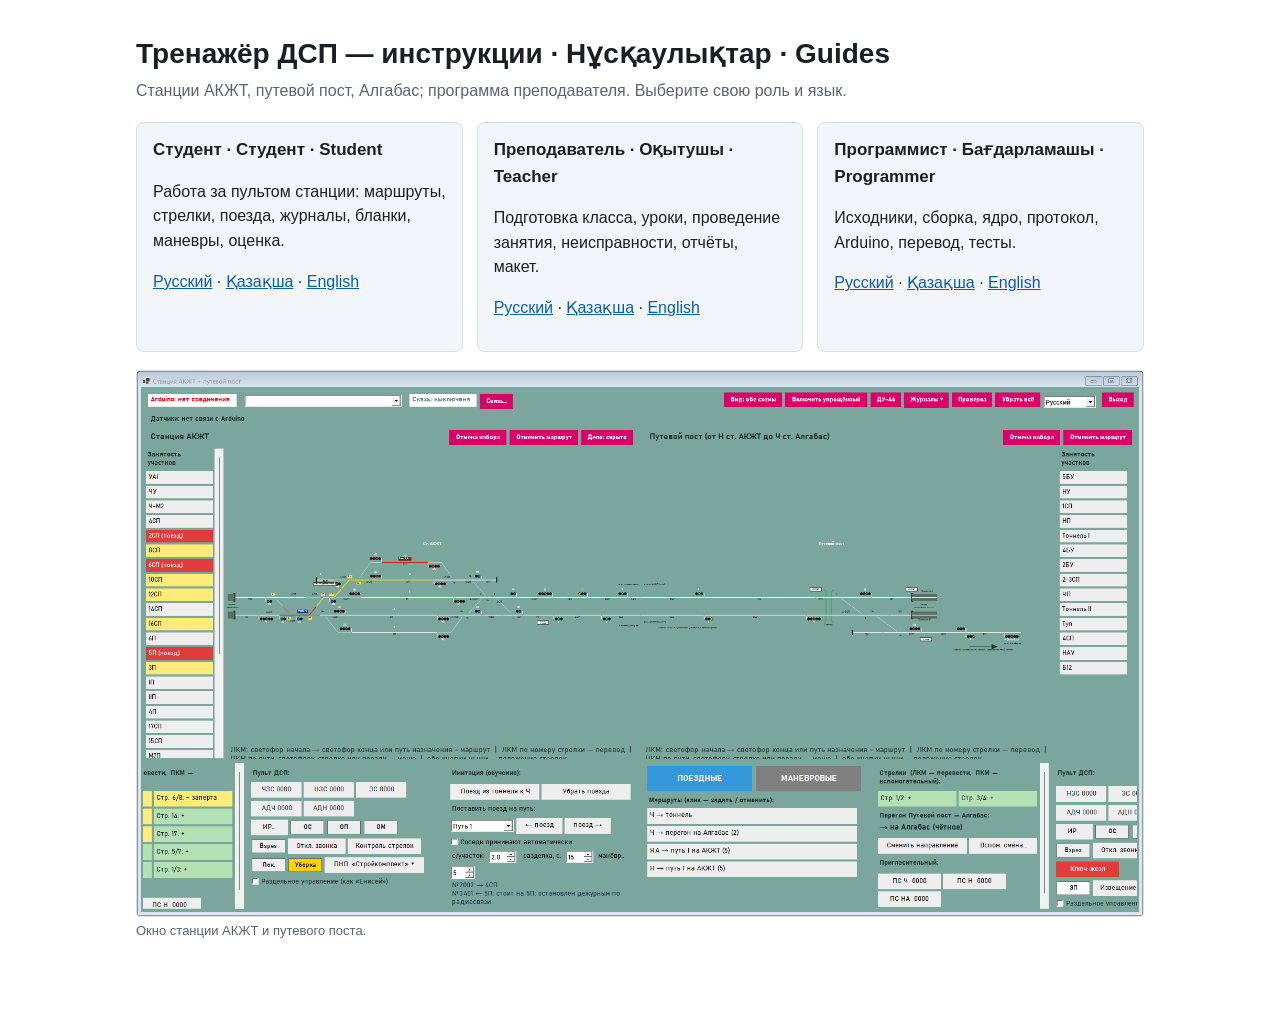
<file: Последняя программа/arnur/готовая_программа/Инструкции/index.html>
<!doctype html>
<html lang="ru">
<head>
<meta charset="utf-8">
<meta name="viewport" content="width=device-width, initial-scale=1">
<title>Инструкции — тренажёр ДСП</title>
<link rel="stylesheet" href="style.css">
</head>
<body>
<main>
<h1>Тренажёр ДСП — инструкции · Нұсқаулықтар · Guides</h1>
<p class="sub">Станции АКЖТ, путевой пост, Алгабас; программа преподавателя. Выберите свою роль и язык.</p>
<div class="cards">
<div class="card"><h3>Студент · Студент · Student</h3>
<p>Работа за пультом станции: маршруты, стрелки, поезда, журналы, бланки, маневры, оценка.</p>
<p><a href="student_ru.html">Русский</a> · <a href="student_kk.html">Қазақша</a> · <a href="student_en.html">English</a></p></div>
<div class="card"><h3>Преподаватель · Оқытушы · Teacher</h3>
<p>Подготовка класса, уроки, проведение занятия, неисправности, отчёты, макет.</p>
<p><a href="teacher_ru.html">Русский</a> · <a href="teacher_kk.html">Қазақша</a> · <a href="teacher_en.html">English</a></p></div>
<div class="card"><h3>Программист · Бағдарламашы · Programmer</h3>
<p>Исходники, сборка, ядро, протокол, Arduino, перевод, тесты.</p>
<p><a href="programmer_ru.html">Русский</a> · <a href="programmer_kk.html">Қазақша</a> · <a href="programmer_en.html">English</a></p></div>
</div>
<figure><img src="img/station_ru.png" alt="Станция АКЖТ"><figcaption>Окно станции АКЖТ и путевого поста.</figcaption></figure>
</main>
</body>
</html>
</file>
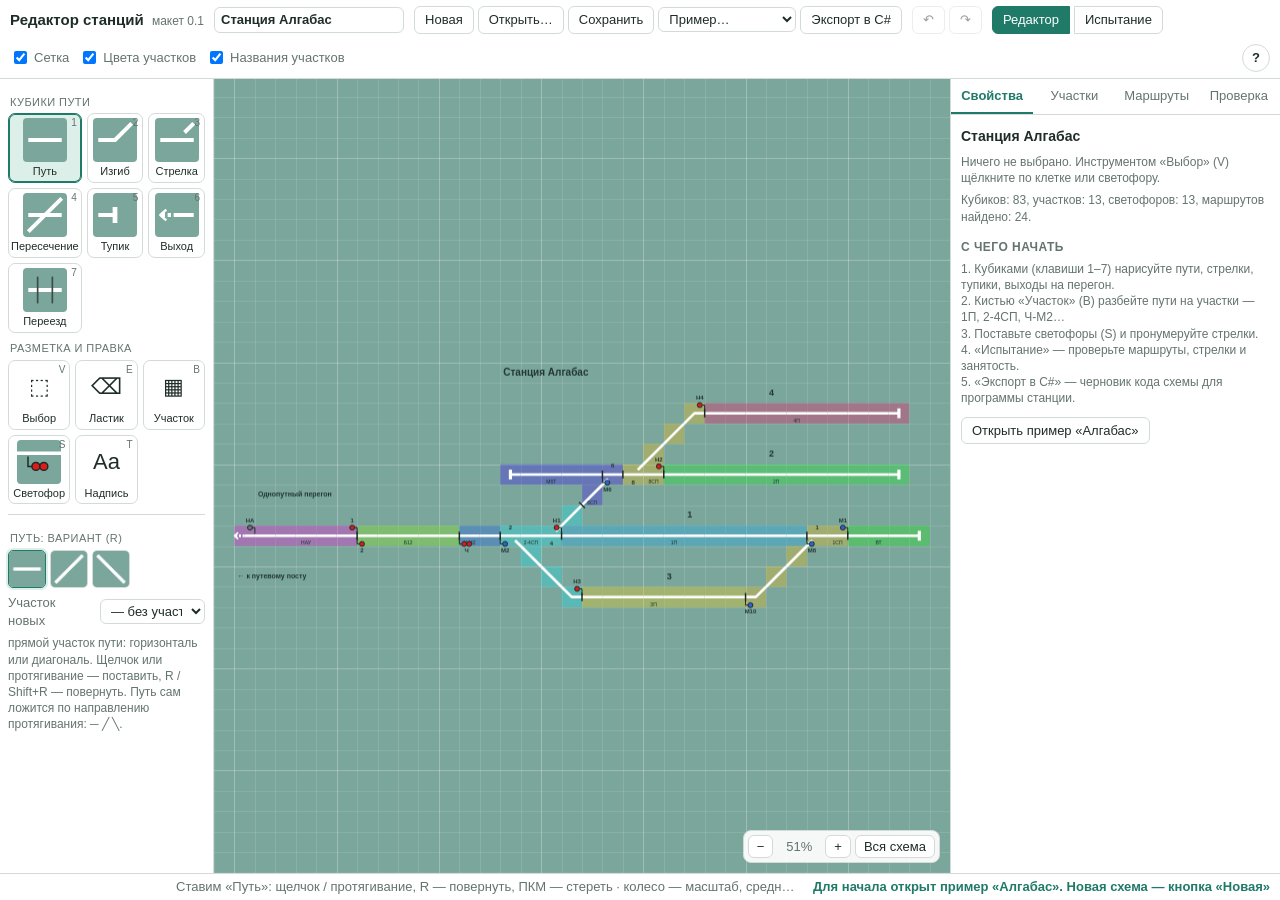
<file: Последняя программа/arnur/Исходники/Редактор станций/index.html>
<!doctype html>
<html lang="ru">
<head>
    <meta charset="utf-8">
    <meta name="viewport" content="width=device-width, initial-scale=1">
    <title>Редактор станций</title>
    <link rel="stylesheet" href="style.css">
</head>
<body>
<header id="top">
    <div class="brand">Редактор станций <span class="ver">макет 0.1</span></div>
    <input id="stName" class="name" title="Название станции" spellcheck="false">

    <div class="group">
        <button id="bNew" title="Новая пустая схема">Новая</button>
        <button id="bOpen" title="Открыть файл .json (Ctrl+O)">Открыть…</button>
        <button id="bSave" title="Сохранить в файл .json (Ctrl+S)">Сохранить</button>
        <select id="bExample" title="Загрузить готовый пример">
            <option value="">Пример…</option>
        </select>
        <button id="bExport" title="Черновик C#-кода схемы для программы станции">Экспорт в C#</button>
    </div>

    <div class="group">
        <button id="bUndo" title="Отменить (Ctrl+Z)">↶</button>
        <button id="bRedo" title="Вернуть (Ctrl+Y)">↷</button>
    </div>

    <div class="group seg" id="modeSeg">
        <button id="mEdit" class="on" title="Рисовать схему">Редактор</button>
        <button id="mTest" title="Проверить схему: маршруты, стрелки, занятость (M)">Испытание</button>
    </div>

    <div class="group checks">
        <label><input type="checkbox" id="vGrid" checked> Сетка</label>
        <label><input type="checkbox" id="vColors" checked> Цвета участков</label>
        <label><input type="checkbox" id="vNames" checked> Названия участков</label>
    </div>

    <div class="spacer"></div>
    <button id="bHelp" class="round" title="Справка и горячие клавиши">?</button>
    <input type="file" id="fileIn" accept=".json,application/json" hidden>
</header>

<main>
    <aside id="left">
        <div id="palette"></div>
        <div id="toolOpts" class="opts"></div>
    </aside>

    <section id="stage">
        <canvas id="cv"></canvas>
        <div id="testBanner" hidden>
            <b>Испытание.</b> ЛКМ по светофору, затем по пути — задать маршрут (по светофору ещё раз — отменить).
            ЛКМ по стрелке — перевести. ПКМ по пути — занять / освободить участок.
        </div>
        <div id="zoomBox">
            <button id="zOut" title="Отдалить">−</button>
            <span id="zVal">100%</span>
            <button id="zIn" title="Приблизить">+</button>
            <button id="zFit" title="Показать всю схему (F)">Вся схема</button>
        </div>
    </section>

    <aside id="right">
        <nav id="tabs">
            <button data-tab="props" class="on">Свойства</button>
            <button data-tab="secs">Участки</button>
            <button data-tab="routes">Маршруты</button>
            <button data-tab="checks">Проверка</button>
        </nav>
        <div id="tabBody"></div>
    </aside>
</main>

<footer id="status">
    <span id="sCell"></span>
    <span id="sHint"></span>
    <span id="sMsg"></span>
</footer>

<div id="modal" hidden>
    <div class="box">
        <div class="head"><b id="mTitle"></b><button id="mClose" class="round" title="Закрыть (Esc)">✕</button></div>
        <div id="mBody"></div>
    </div>
</div>

<script src="js/core.js"></script>
<script src="js/render.js"></script>
<script src="js/routes.js"></script>
<script src="js/export.js"></script>
<script src="js/examples.js"></script>
<script src="js/app.js"></script>
</body>
</html>
</file>
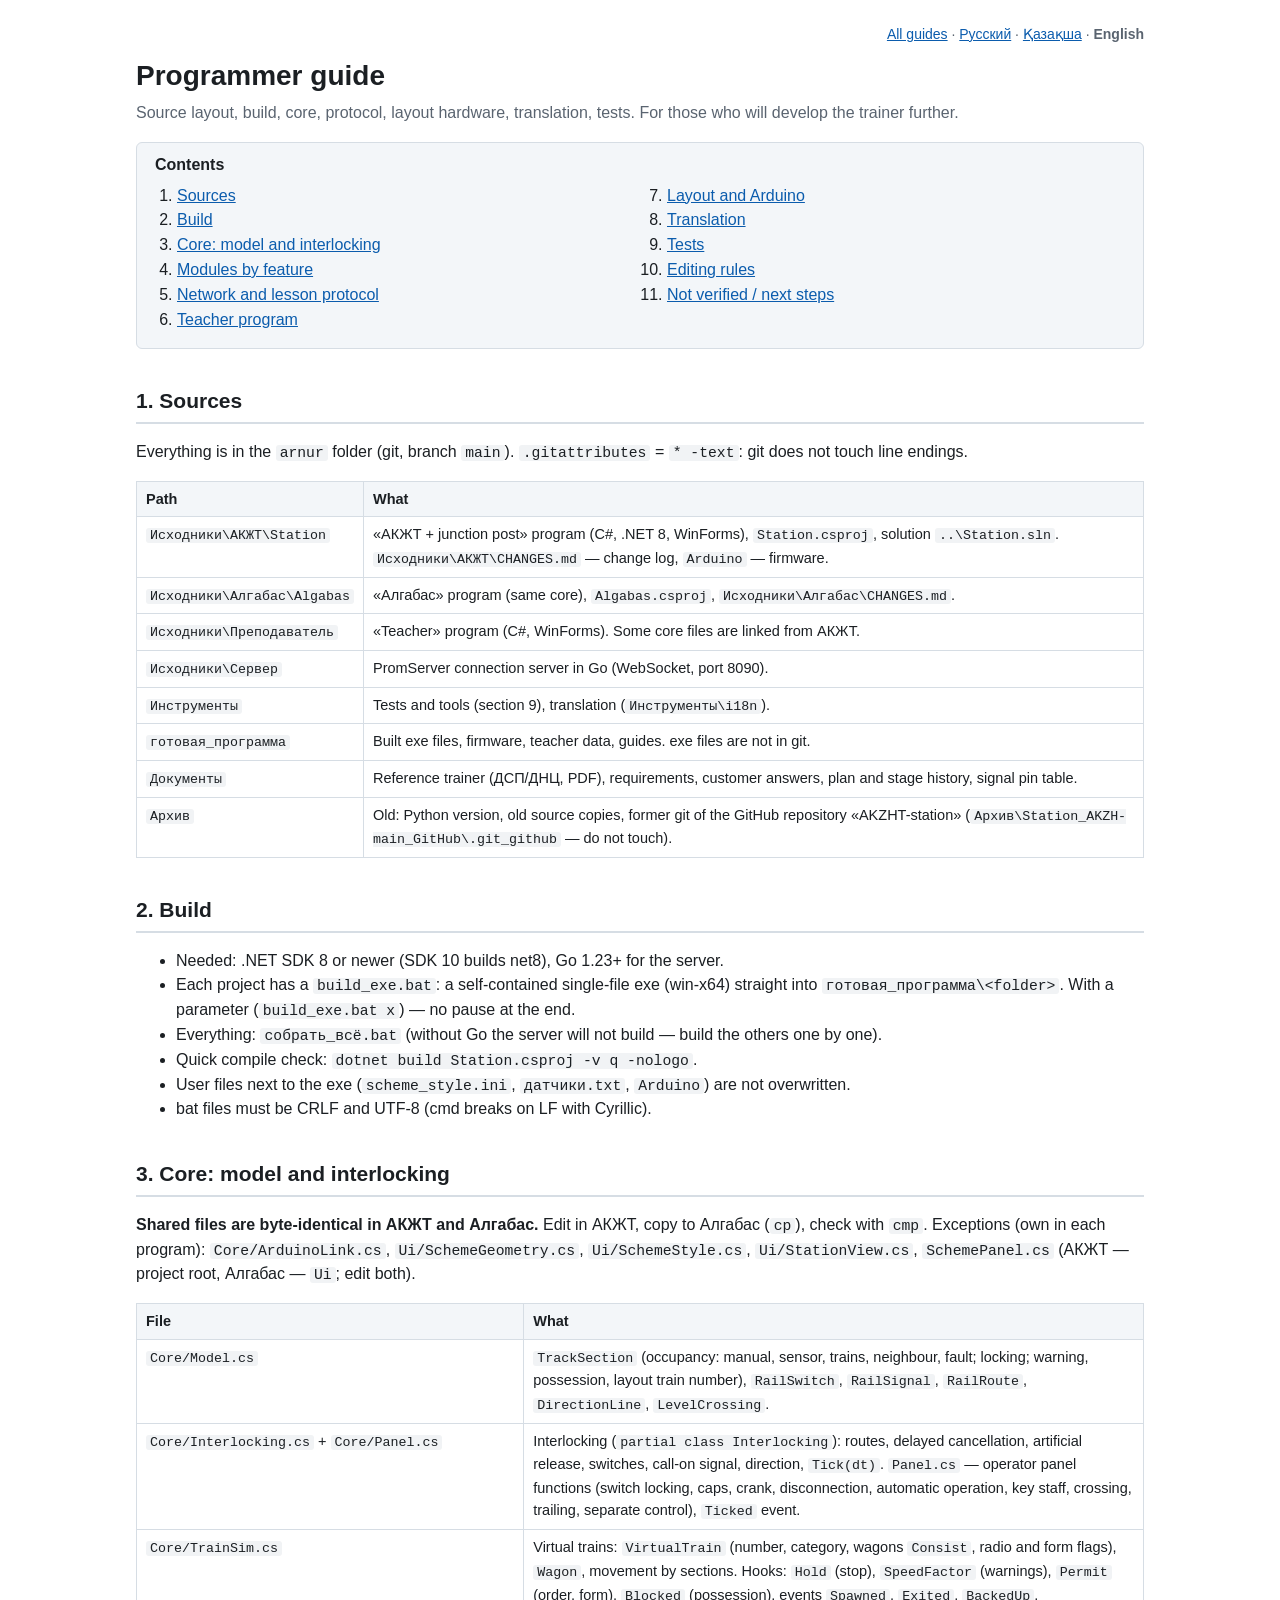
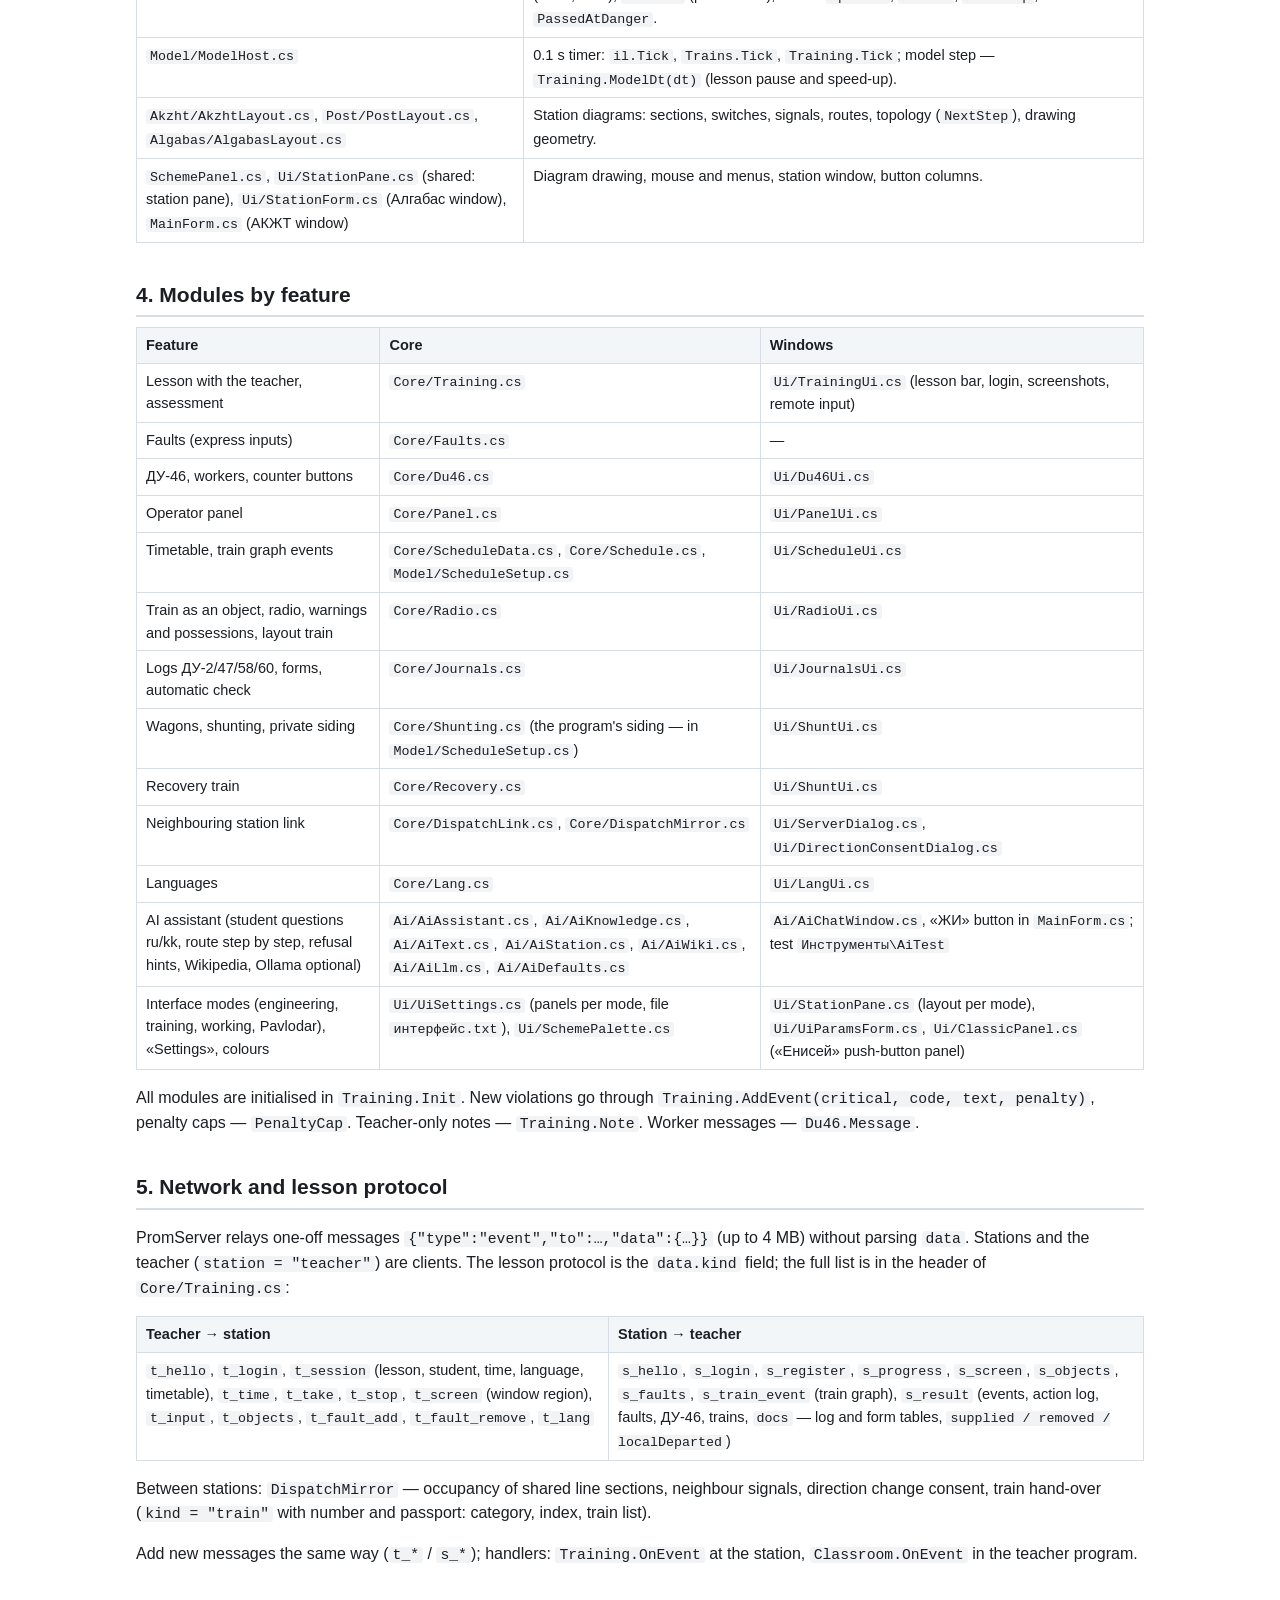
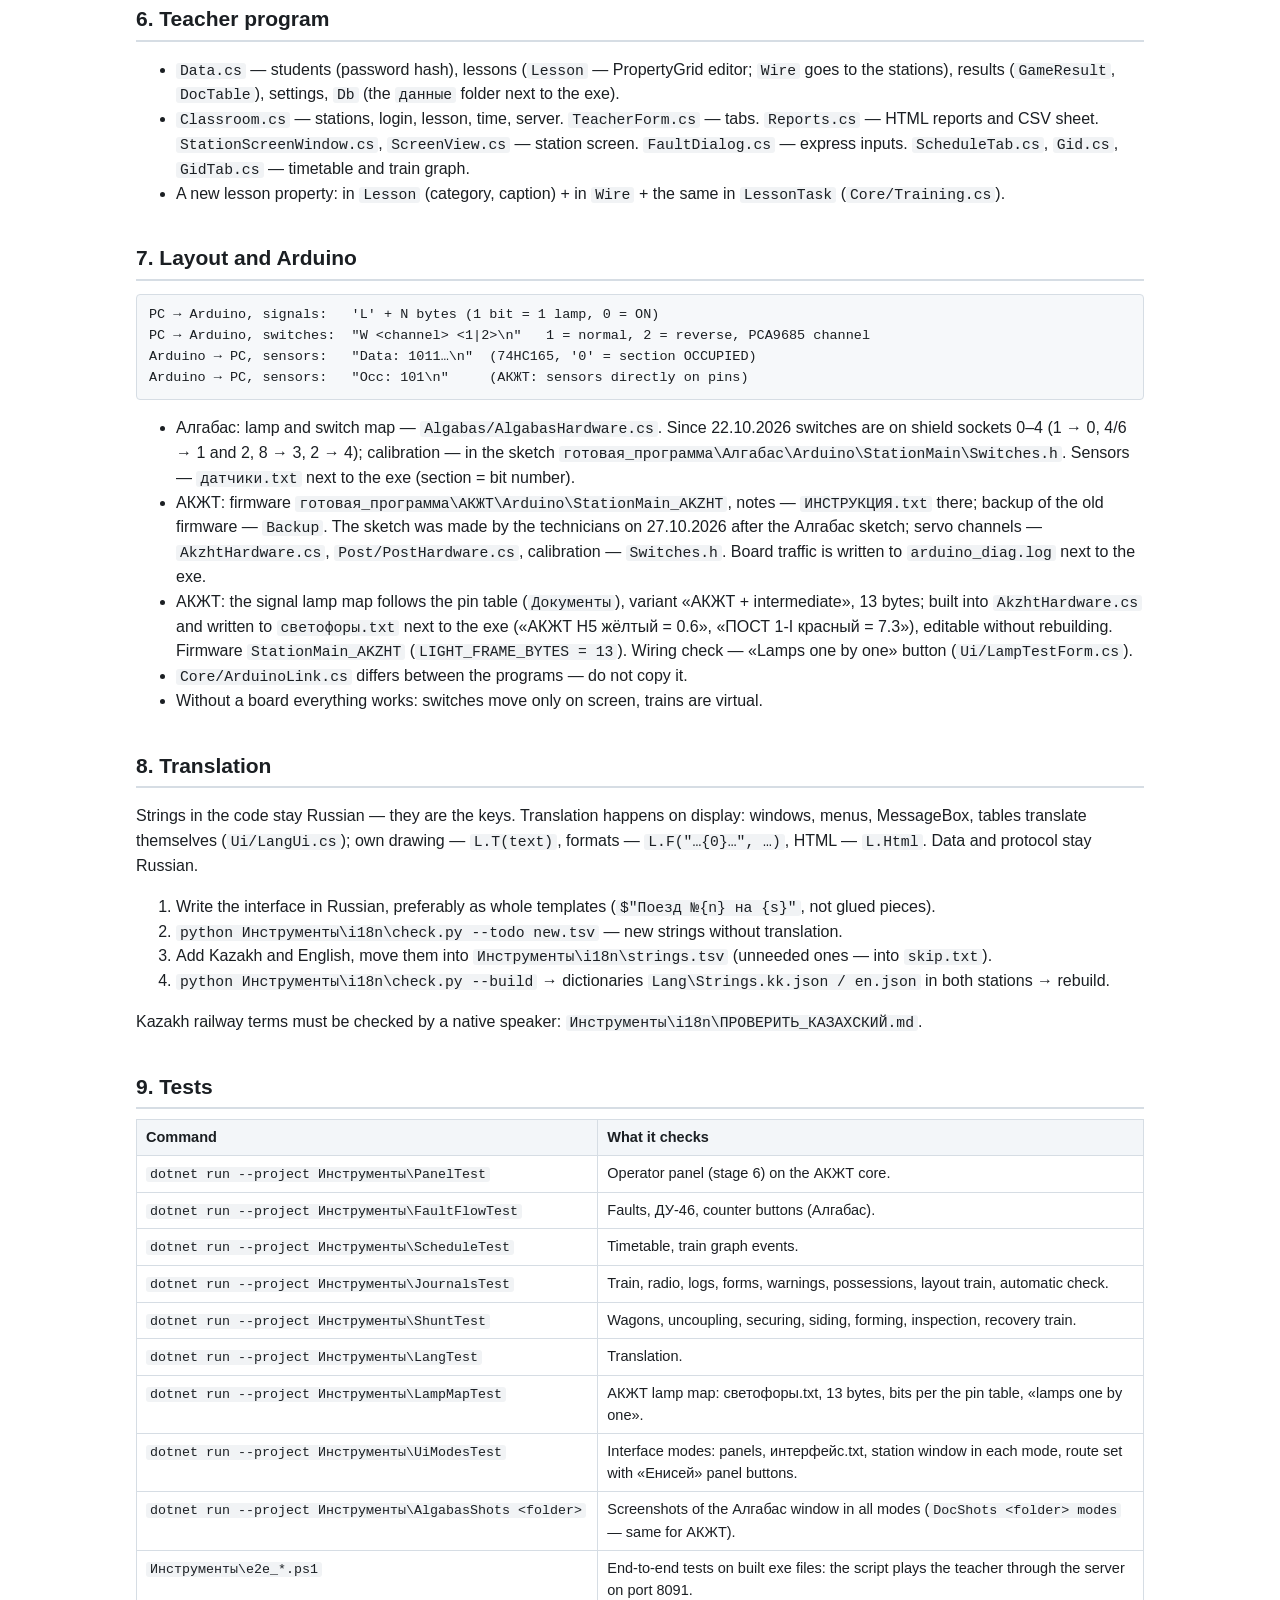
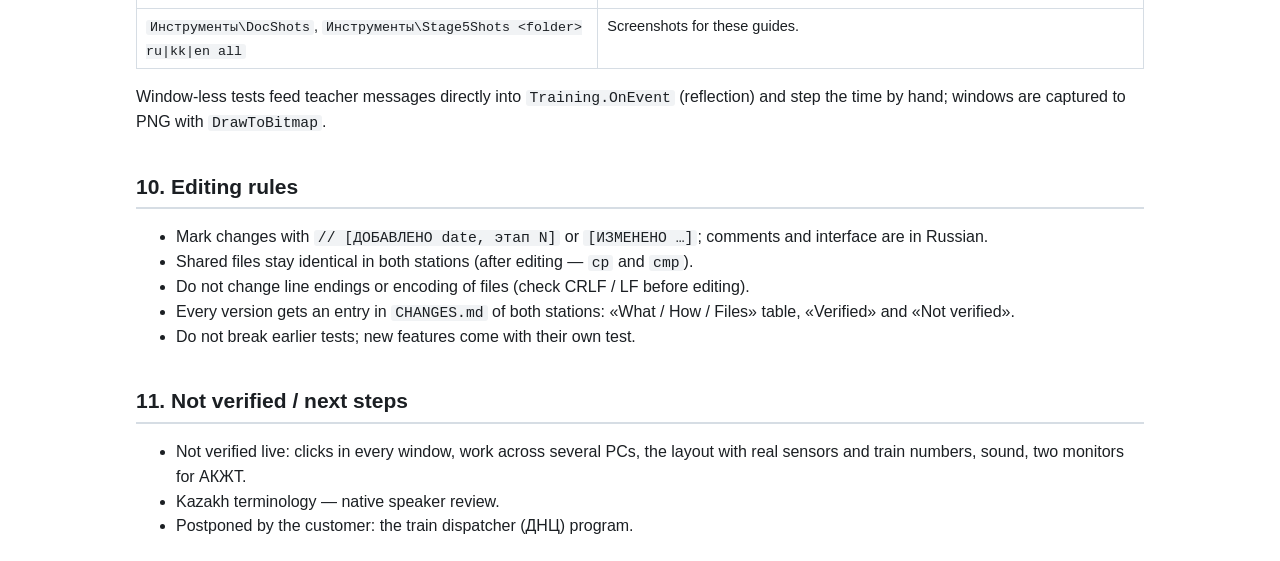
<file: Последняя программа/arnur/готовая_программа/Инструкции/programmer_en.html>
<!doctype html>
<html lang="en">
<head>
<meta charset="utf-8">
<meta name="viewport" content="width=device-width, initial-scale=1">
<title>Programmer guide — station operator trainer</title>
<link rel="stylesheet" href="style.css">
</head>
<body>
<main>
<nav class="lang"><a href="index.html">All guides</a> · <a href="programmer_ru.html">Русский</a> · <a href="programmer_kk.html">Қазақша</a> · <b>English</b></nav>
<h1>Programmer guide</h1>
<p class="sub">Source layout, build, core, protocol, layout hardware, translation, tests. For those who will develop the trainer further.</p>

<nav class="toc"><b>Contents</b>
<ol>
<li><a href="#repo">Sources</a></li>
<li><a href="#build">Build</a></li>
<li><a href="#core">Core: model and interlocking</a></li>
<li><a href="#modules">Modules by feature</a></li>
<li><a href="#net">Network and lesson protocol</a></li>
<li><a href="#teacher">Teacher program</a></li>
<li><a href="#arduino">Layout and Arduino</a></li>
<li><a href="#i18n">Translation</a></li>
<li><a href="#tests">Tests</a></li>
<li><a href="#rules">Editing rules</a></li>
<li><a href="#todo">Not verified / next steps</a></li>
</ol></nav>

<h2 id="repo">1. Sources</h2>
<p>Everything is in the <code>arnur</code> folder (git, branch <code>main</code>). <code>.gitattributes</code> = <code>* -text</code>: git does not touch line endings.</p>
<table>
<tr><th>Path</th><th>What</th></tr>
<tr><td><code>Исходники\АКЖТ\Station</code></td><td>«АКЖТ + junction post» program (C#, .NET 8, WinForms), <code>Station.csproj</code>, solution <code>..\Station.sln</code>. <code>Исходники\АКЖТ\CHANGES.md</code> — change log, <code>Arduino</code> — firmware.</td></tr>
<tr><td><code>Исходники\Алгабас\Algabas</code></td><td>«Алгабас» program (same core), <code>Algabas.csproj</code>, <code>Исходники\Алгабас\CHANGES.md</code>.</td></tr>
<tr><td><code>Исходники\Преподаватель</code></td><td>«Teacher» program (C#, WinForms). Some core files are linked from АКЖТ.</td></tr>
<tr><td><code>Исходники\Сервер</code></td><td>PromServer connection server in Go (WebSocket, port 8090).</td></tr>
<tr><td><code>Инструменты</code></td><td>Tests and tools (section 9), translation (<code>Инструменты\i18n</code>).</td></tr>
<tr><td><code>готовая_программа</code></td><td>Built exe files, firmware, teacher data, guides. exe files are not in git.</td></tr>
<tr><td><code>Документы</code></td><td>Reference trainer (ДСП/ДНЦ, PDF), requirements, customer answers, plan and stage history, signal pin table.</td></tr>
<tr><td><code>Архив</code></td><td>Old: Python version, old source copies, former git of the GitHub repository «AKZHT-station» (<code>Архив\Station_AKZH-main_GitHub\.git_github</code> — do not touch).</td></tr>
</table>

<h2 id="build">2. Build</h2>
<ul>
<li>Needed: .NET SDK 8 or newer (SDK 10 builds net8), Go 1.23+ for the server.</li>
<li>Each project has a <code>build_exe.bat</code>: a self-contained single-file exe (win-x64) straight into <code>готовая_программа\&lt;folder&gt;</code>. With a parameter (<code>build_exe.bat x</code>) — no pause at the end.</li>
<li>Everything: <code>собрать_всё.bat</code> (without Go the server will not build — build the others one by one).</li>
<li>Quick compile check: <code>dotnet build Station.csproj -v q -nologo</code>.</li>
<li>User files next to the exe (<code>scheme_style.ini</code>, <code>датчики.txt</code>, <code>Arduino</code>) are not overwritten.</li>
<li>bat files must be CRLF and UTF-8 (cmd breaks on LF with Cyrillic).</li>
</ul>

<h2 id="core">3. Core: model and interlocking</h2>
<p><b>Shared files are byte-identical in АКЖТ and Алгабас.</b> Edit in АКЖТ, copy to Алгабас (<code>cp</code>), check with <code>cmp</code>. Exceptions (own in each program): <code>Core/ArduinoLink.cs</code>, <code>Ui/SchemeGeometry.cs</code>, <code>Ui/SchemeStyle.cs</code>, <code>Ui/StationView.cs</code>, <code>SchemePanel.cs</code> (АКЖТ — project root, Алгабас — <code>Ui</code>; edit both).</p>
<table>
<tr><th>File</th><th>What</th></tr>
<tr><td><code>Core/Model.cs</code></td><td><code>TrackSection</code> (occupancy: manual, sensor, trains, neighbour, fault; locking; warning, possession, layout train number), <code>RailSwitch</code>, <code>RailSignal</code>, <code>RailRoute</code>, <code>DirectionLine</code>, <code>LevelCrossing</code>.</td></tr>
<tr><td><code>Core/Interlocking.cs</code> + <code>Core/Panel.cs</code></td><td>Interlocking (<code>partial class Interlocking</code>): routes, delayed cancellation, artificial release, switches, call-on signal, direction, <code>Tick(dt)</code>. <code>Panel.cs</code> — operator panel functions (switch locking, caps, crank, disconnection, automatic operation, key staff, crossing, trailing, separate control), <code>Ticked</code> event.</td></tr>
<tr><td><code>Core/TrainSim.cs</code></td><td>Virtual trains: <code>VirtualTrain</code> (number, category, wagons <code>Consist</code>, radio and form flags), <code>Wagon</code>, movement by sections. Hooks: <code>Hold</code> (stop), <code>SpeedFactor</code> (warnings), <code>Permit</code> (order, form), <code>Blocked</code> (possession), events <code>Spawned</code>, <code>Exited</code>, <code>BackedUp</code>, <code>PassedAtDanger</code>.</td></tr>
<tr><td><code>Model/ModelHost.cs</code></td><td>0.1 s timer: <code>il.Tick</code>, <code>Trains.Tick</code>, <code>Training.Tick</code>; model step — <code>Training.ModelDt(dt)</code> (lesson pause and speed-up).</td></tr>
<tr><td><code>Akzht/AkzhtLayout.cs</code>, <code>Post/PostLayout.cs</code>, <code>Algabas/AlgabasLayout.cs</code></td><td>Station diagrams: sections, switches, signals, routes, topology (<code>NextStep</code>), drawing geometry.</td></tr>
<tr><td><code>SchemePanel.cs</code>, <code>Ui/StationPane.cs</code> (shared: station pane), <code>Ui/StationForm.cs</code> (Алгабас window), <code>MainForm.cs</code> (АКЖТ window)</td><td>Diagram drawing, mouse and menus, station window, button columns.</td></tr>
</table>

<h2 id="modules">4. Modules by feature</h2>
<table>
<tr><th>Feature</th><th>Core</th><th>Windows</th></tr>
<tr><td>Lesson with the teacher, assessment</td><td><code>Core/Training.cs</code></td><td><code>Ui/TrainingUi.cs</code> (lesson bar, login, screenshots, remote input)</td></tr>
<tr><td>Faults (express inputs)</td><td><code>Core/Faults.cs</code></td><td>—</td></tr>
<tr><td>ДУ-46, workers, counter buttons</td><td><code>Core/Du46.cs</code></td><td><code>Ui/Du46Ui.cs</code></td></tr>
<tr><td>Operator panel</td><td><code>Core/Panel.cs</code></td><td><code>Ui/PanelUi.cs</code></td></tr>
<tr><td>Timetable, train graph events</td><td><code>Core/ScheduleData.cs</code>, <code>Core/Schedule.cs</code>, <code>Model/ScheduleSetup.cs</code></td><td><code>Ui/ScheduleUi.cs</code></td></tr>
<tr><td>Train as an object, radio, warnings and possessions, layout train</td><td><code>Core/Radio.cs</code></td><td><code>Ui/RadioUi.cs</code></td></tr>
<tr><td>Logs ДУ-2/47/58/60, forms, automatic check</td><td><code>Core/Journals.cs</code></td><td><code>Ui/JournalsUi.cs</code></td></tr>
<tr><td>Wagons, shunting, private siding</td><td><code>Core/Shunting.cs</code> (the program's siding — in <code>Model/ScheduleSetup.cs</code>)</td><td><code>Ui/ShuntUi.cs</code></td></tr>
<tr><td>Recovery train</td><td><code>Core/Recovery.cs</code></td><td><code>Ui/ShuntUi.cs</code></td></tr>
<tr><td>Neighbouring station link</td><td><code>Core/DispatchLink.cs</code>, <code>Core/DispatchMirror.cs</code></td><td><code>Ui/ServerDialog.cs</code>, <code>Ui/DirectionConsentDialog.cs</code></td></tr>
<tr><td>Languages</td><td><code>Core/Lang.cs</code></td><td><code>Ui/LangUi.cs</code></td></tr>
<tr><td>AI assistant (student questions ru/kk, route step by step, refusal hints, Wikipedia, Ollama optional)</td><td><code>Ai/AiAssistant.cs</code>, <code>Ai/AiKnowledge.cs</code>, <code>Ai/AiText.cs</code>, <code>Ai/AiStation.cs</code>, <code>Ai/AiWiki.cs</code>, <code>Ai/AiLlm.cs</code>, <code>Ai/AiDefaults.cs</code></td><td><code>Ai/AiChatWindow.cs</code>, «ЖИ» button in <code>MainForm.cs</code>; test <code>Инструменты\AiTest</code></td></tr>
<tr><td>Interface modes (engineering, training, working, Pavlodar), «Settings», colours</td><td><code>Ui/UiSettings.cs</code> (panels per mode, file <code>интерфейс.txt</code>), <code>Ui/SchemePalette.cs</code></td><td><code>Ui/StationPane.cs</code> (layout per mode), <code>Ui/UiParamsForm.cs</code>, <code>Ui/ClassicPanel.cs</code> («Енисей» push-button panel)</td></tr>
</table>
<p>All modules are initialised in <code>Training.Init</code>. New violations go through <code>Training.AddEvent(critical, code, text, penalty)</code>, penalty caps — <code>PenaltyCap</code>. Teacher-only notes — <code>Training.Note</code>. Worker messages — <code>Du46.Message</code>.</p>

<h2 id="net">5. Network and lesson protocol</h2>
<p>PromServer relays one-off messages <code>{"type":"event","to":…,"data":{…}}</code> (up to 4 MB) without parsing <code>data</code>. Stations and the teacher (<code>station = "teacher"</code>) are clients. The lesson protocol is the <code>data.kind</code> field; the full list is in the header of <code>Core/Training.cs</code>:</p>
<table>
<tr><th>Teacher → station</th><th>Station → teacher</th></tr>
<tr><td><code>t_hello</code>, <code>t_login</code>, <code>t_session</code> (lesson, student, time, language, timetable), <code>t_time</code>, <code>t_take</code>, <code>t_stop</code>, <code>t_screen</code> (window region), <code>t_input</code>, <code>t_objects</code>, <code>t_fault_add</code>, <code>t_fault_remove</code>, <code>t_lang</code></td>
<td><code>s_hello</code>, <code>s_login</code>, <code>s_register</code>, <code>s_progress</code>, <code>s_screen</code>, <code>s_objects</code>, <code>s_faults</code>, <code>s_train_event</code> (train graph), <code>s_result</code> (events, action log, faults, ДУ-46, trains, <code>docs</code> — log and form tables, <code>supplied / removed / localDeparted</code>)</td></tr>
</table>
<p>Between stations: <code>DispatchMirror</code> — occupancy of shared line sections, neighbour signals, direction change consent, train hand-over (<code>kind = "train"</code> with number and passport: category, index, train list).</p>
<p>Add new messages the same way (<code>t_*</code> / <code>s_*</code>); handlers: <code>Training.OnEvent</code> at the station, <code>Classroom.OnEvent</code> in the teacher program.</p>

<h2 id="teacher">6. Teacher program</h2>
<ul>
<li><code>Data.cs</code> — students (password hash), lessons (<code>Lesson</code> — PropertyGrid editor; <code>Wire</code> goes to the stations), results (<code>GameResult</code>, <code>DocTable</code>), settings, <code>Db</code> (the <code>данные</code> folder next to the exe).</li>
<li><code>Classroom.cs</code> — stations, login, lesson, time, server. <code>TeacherForm.cs</code> — tabs. <code>Reports.cs</code> — HTML reports and CSV sheet. <code>StationScreenWindow.cs</code>, <code>ScreenView.cs</code> — station screen. <code>FaultDialog.cs</code> — express inputs. <code>ScheduleTab.cs</code>, <code>Gid.cs</code>, <code>GidTab.cs</code> — timetable and train graph.</li>
<li>A new lesson property: in <code>Lesson</code> (category, caption) + in <code>Wire</code> + the same in <code>LessonTask</code> (<code>Core/Training.cs</code>).</li>
</ul>

<h2 id="arduino">7. Layout and Arduino</h2>
<pre>PC → Arduino, signals:   'L' + N bytes (1 bit = 1 lamp, 0 = ON)
PC → Arduino, switches:  "W &lt;channel&gt; &lt;1|2&gt;\n"   1 = normal, 2 = reverse, PCA9685 channel
Arduino → PC, sensors:   "Data: 1011…\n"  (74HC165, '0' = section OCCUPIED)
Arduino → PC, sensors:   "Occ: 101\n"     (АКЖТ: sensors directly on pins)</pre>
<ul>
<li>Алгабас: lamp and switch map — <code>Algabas/AlgabasHardware.cs</code>. Since 22.10.2026 switches are on shield sockets 0–4 (1 → 0, 4/6 → 1 and 2, 8 → 3, 2 → 4); calibration — in the sketch <code>готовая_программа\Алгабас\Arduino\StationMain\Switches.h</code>. Sensors — <code>датчики.txt</code> next to the exe (section = bit number).</li>
<li>АКЖТ: firmware <code>готовая_программа\АКЖТ\Arduino\StationMain_AKZHT</code>, notes — <code>ИНСТРУКЦИЯ.txt</code> there; backup of the old firmware — <code>Backup</code>. The sketch was made by the technicians on 27.10.2026 after the Алгабас sketch; servo channels — <code>AkzhtHardware.cs</code>, <code>Post/PostHardware.cs</code>, calibration — <code>Switches.h</code>. Board traffic is written to <code>arduino_diag.log</code> next to the exe.</li>
<li>АКЖТ: the signal lamp map follows the pin table (<code>Документы</code>), variant «АКЖТ + intermediate», 13 bytes; built into <code>AkzhtHardware.cs</code> and written to <code>светофоры.txt</code> next to the exe («АКЖТ Н5 жёлтый = 0.6», «ПОСТ 1-I красный = 7.3»), editable without rebuilding. Firmware <code>StationMain_AKZHT</code> (<code>LIGHT_FRAME_BYTES = 13</code>). Wiring check — «Lamps one by one» button (<code>Ui/LampTestForm.cs</code>).</li>
<li><code>Core/ArduinoLink.cs</code> differs between the programs — do not copy it.</li>
<li>Without a board everything works: switches move only on screen, trains are virtual.</li>
</ul>

<h2 id="i18n">8. Translation</h2>
<p>Strings in the code stay Russian — they are the keys. Translation happens on display: windows, menus, MessageBox, tables translate themselves (<code>Ui/LangUi.cs</code>); own drawing — <code>L.T(text)</code>, formats — <code>L.F("…{0}…", …)</code>, HTML — <code>L.Html</code>. Data and protocol stay Russian.</p>
<ol>
<li>Write the interface in Russian, preferably as whole templates (<code>$"Поезд №{n} на {s}"</code>, not glued pieces).</li>
<li><code>python Инструменты\i18n\check.py --todo new.tsv</code> — new strings without translation.</li>
<li>Add Kazakh and English, move them into <code>Инструменты\i18n\strings.tsv</code> (unneeded ones — into <code>skip.txt</code>).</li>
<li><code>python Инструменты\i18n\check.py --build</code> → dictionaries <code>Lang\Strings.kk.json / en.json</code> in both stations → rebuild.</li>
</ol>
<p>Kazakh railway terms must be checked by a native speaker: <code>Инструменты\i18n\ПРОВЕРИТЬ_КАЗАХСКИЙ.md</code>.</p>

<h2 id="tests">9. Tests</h2>
<table>
<tr><th>Command</th><th>What it checks</th></tr>
<tr><td><code>dotnet run --project Инструменты\PanelTest</code></td><td>Operator panel (stage 6) on the АКЖТ core.</td></tr>
<tr><td><code>dotnet run --project Инструменты\FaultFlowTest</code></td><td>Faults, ДУ-46, counter buttons (Алгабас).</td></tr>
<tr><td><code>dotnet run --project Инструменты\ScheduleTest</code></td><td>Timetable, train graph events.</td></tr>
<tr><td><code>dotnet run --project Инструменты\JournalsTest</code></td><td>Train, radio, logs, forms, warnings, possessions, layout train, automatic check.</td></tr>
<tr><td><code>dotnet run --project Инструменты\ShuntTest</code></td><td>Wagons, uncoupling, securing, siding, forming, inspection, recovery train.</td></tr>
<tr><td><code>dotnet run --project Инструменты\LangTest</code></td><td>Translation.</td></tr>
<tr><td><code>dotnet run --project Инструменты\LampMapTest</code></td><td>АКЖТ lamp map: светофоры.txt, 13 bytes, bits per the pin table, «lamps one by one».</td></tr>
<tr><td><code>dotnet run --project Инструменты\UiModesTest</code></td><td>Interface modes: panels, интерфейс.txt, station window in each mode, route set with «Енисей» panel buttons.</td></tr>
<tr><td><code>dotnet run --project Инструменты\AlgabasShots &lt;folder&gt;</code></td><td>Screenshots of the Алгабас window in all modes (<code>DocShots &lt;folder&gt; modes</code> — same for АКЖТ).</td></tr>
<tr><td><code>Инструменты\e2e_*.ps1</code></td><td>End-to-end tests on built exe files: the script plays the teacher through the server on port 8091.</td></tr>
<tr><td><code>Инструменты\DocShots</code>, <code>Инструменты\Stage5Shots &lt;folder&gt; ru|kk|en all</code></td><td>Screenshots for these guides.</td></tr>
</table>
<p>Window-less tests feed teacher messages directly into <code>Training.OnEvent</code> (reflection) and step the time by hand; windows are captured to PNG with <code>DrawToBitmap</code>.</p>

<h2 id="rules">10. Editing rules</h2>
<ul>
<li>Mark changes with <code>// [ДОБАВЛЕНО date, этап N]</code> or <code>[ИЗМЕНЕНО …]</code>; comments and interface are in Russian.</li>
<li>Shared files stay identical in both stations (after editing — <code>cp</code> and <code>cmp</code>).</li>
<li>Do not change line endings or encoding of files (check CRLF / LF before editing).</li>
<li>Every version gets an entry in <code>CHANGES.md</code> of both stations: «What / How / Files» table, «Verified» and «Not verified».</li>
<li>Do not break earlier tests; new features come with their own test.</li>
</ul>

<h2 id="todo">11. Not verified / next steps</h2>
<ul>
<li>Not verified live: clicks in every window, work across several PCs, the layout with real sensors and train numbers, sound, two monitors for АКЖТ.</li>
<li>Kazakh terminology — native speaker review.</li>
<li>Postponed by the customer: the train dispatcher (ДНЦ) program.</li>
</ul>
</main>
</body>
</html>
</file>
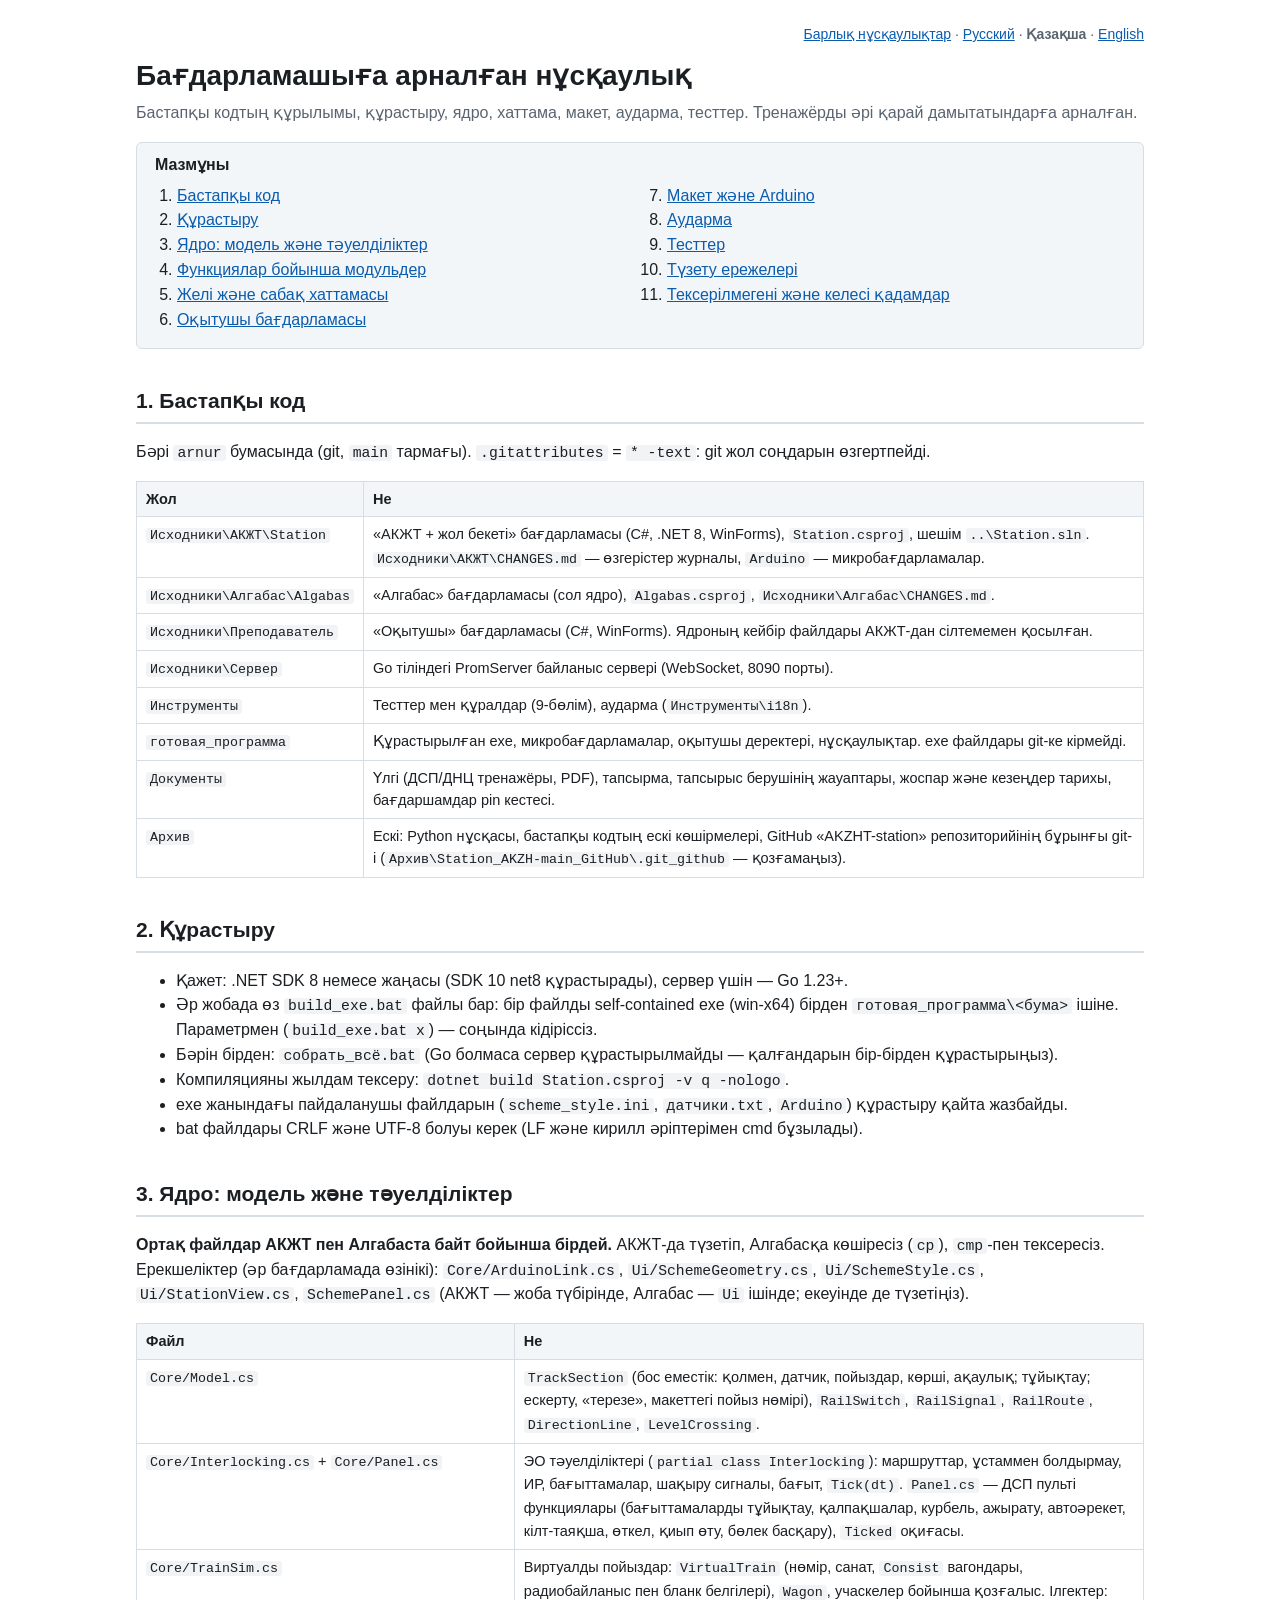
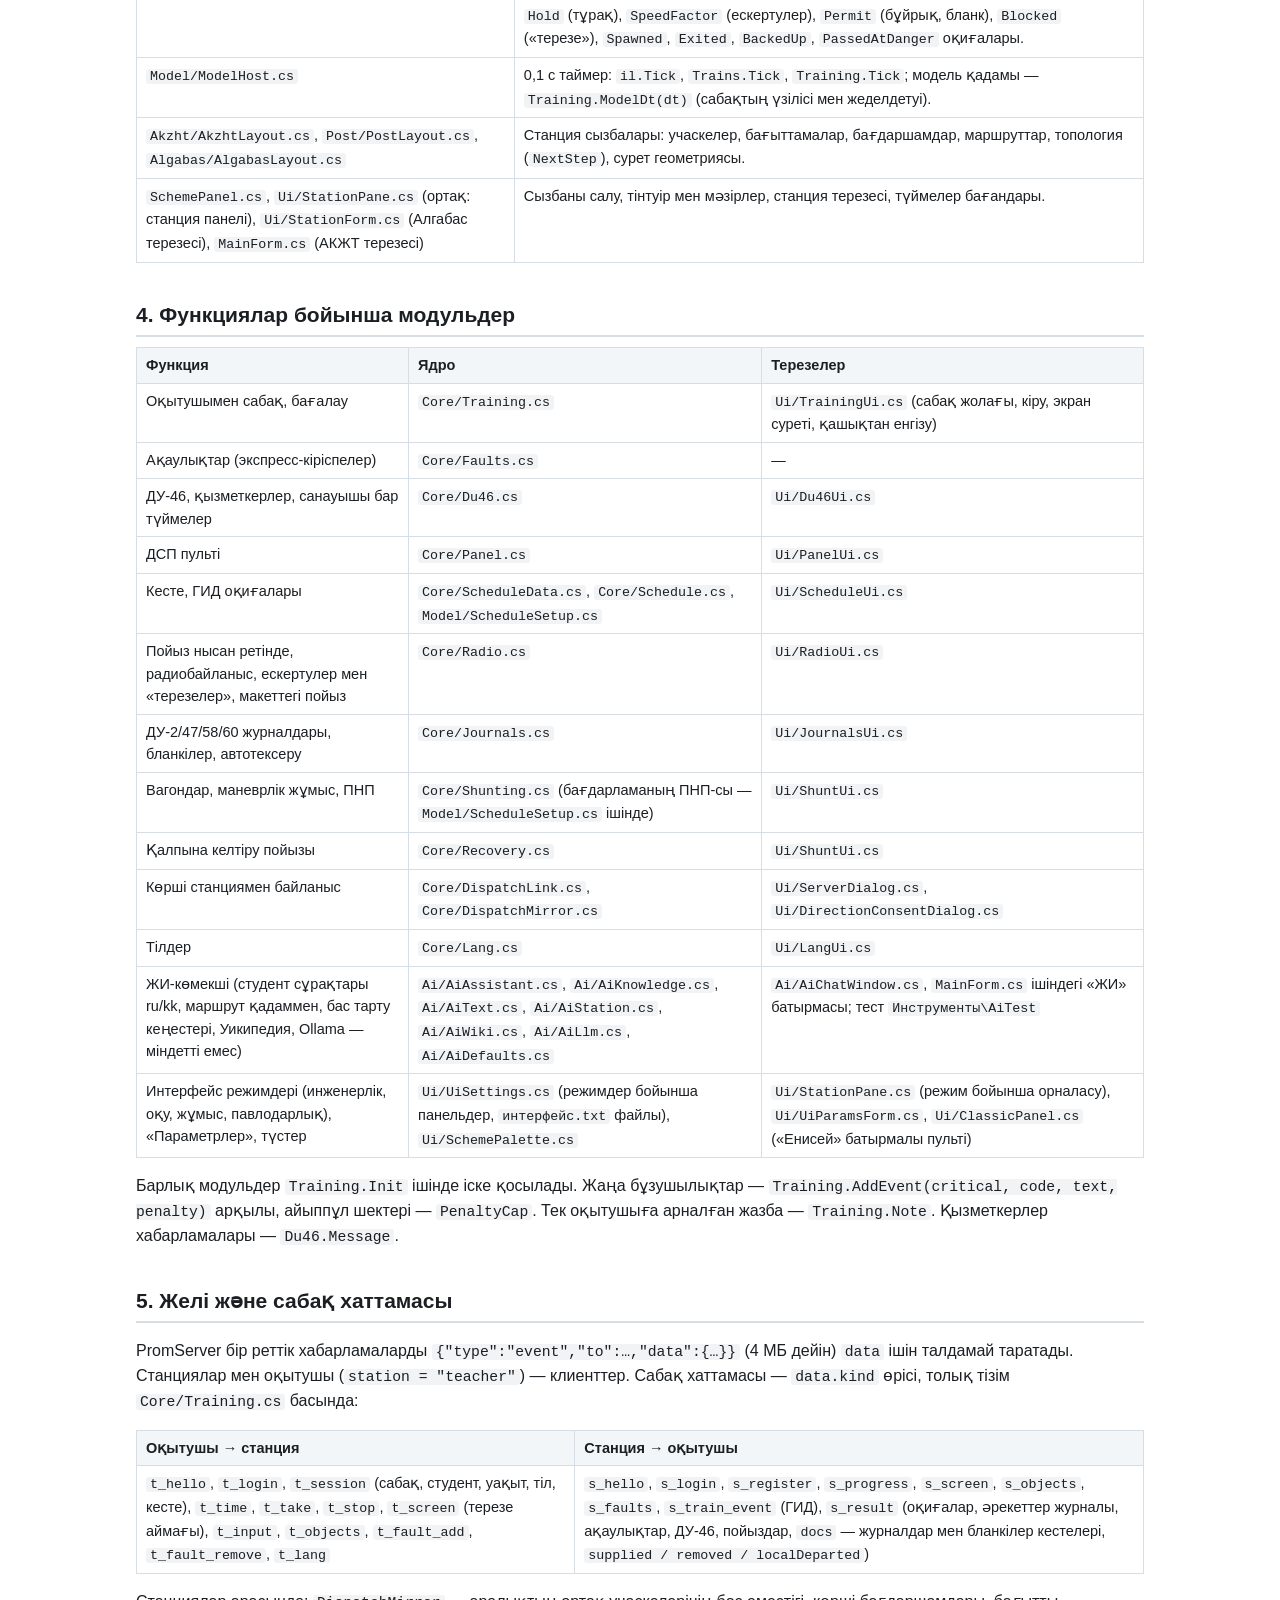
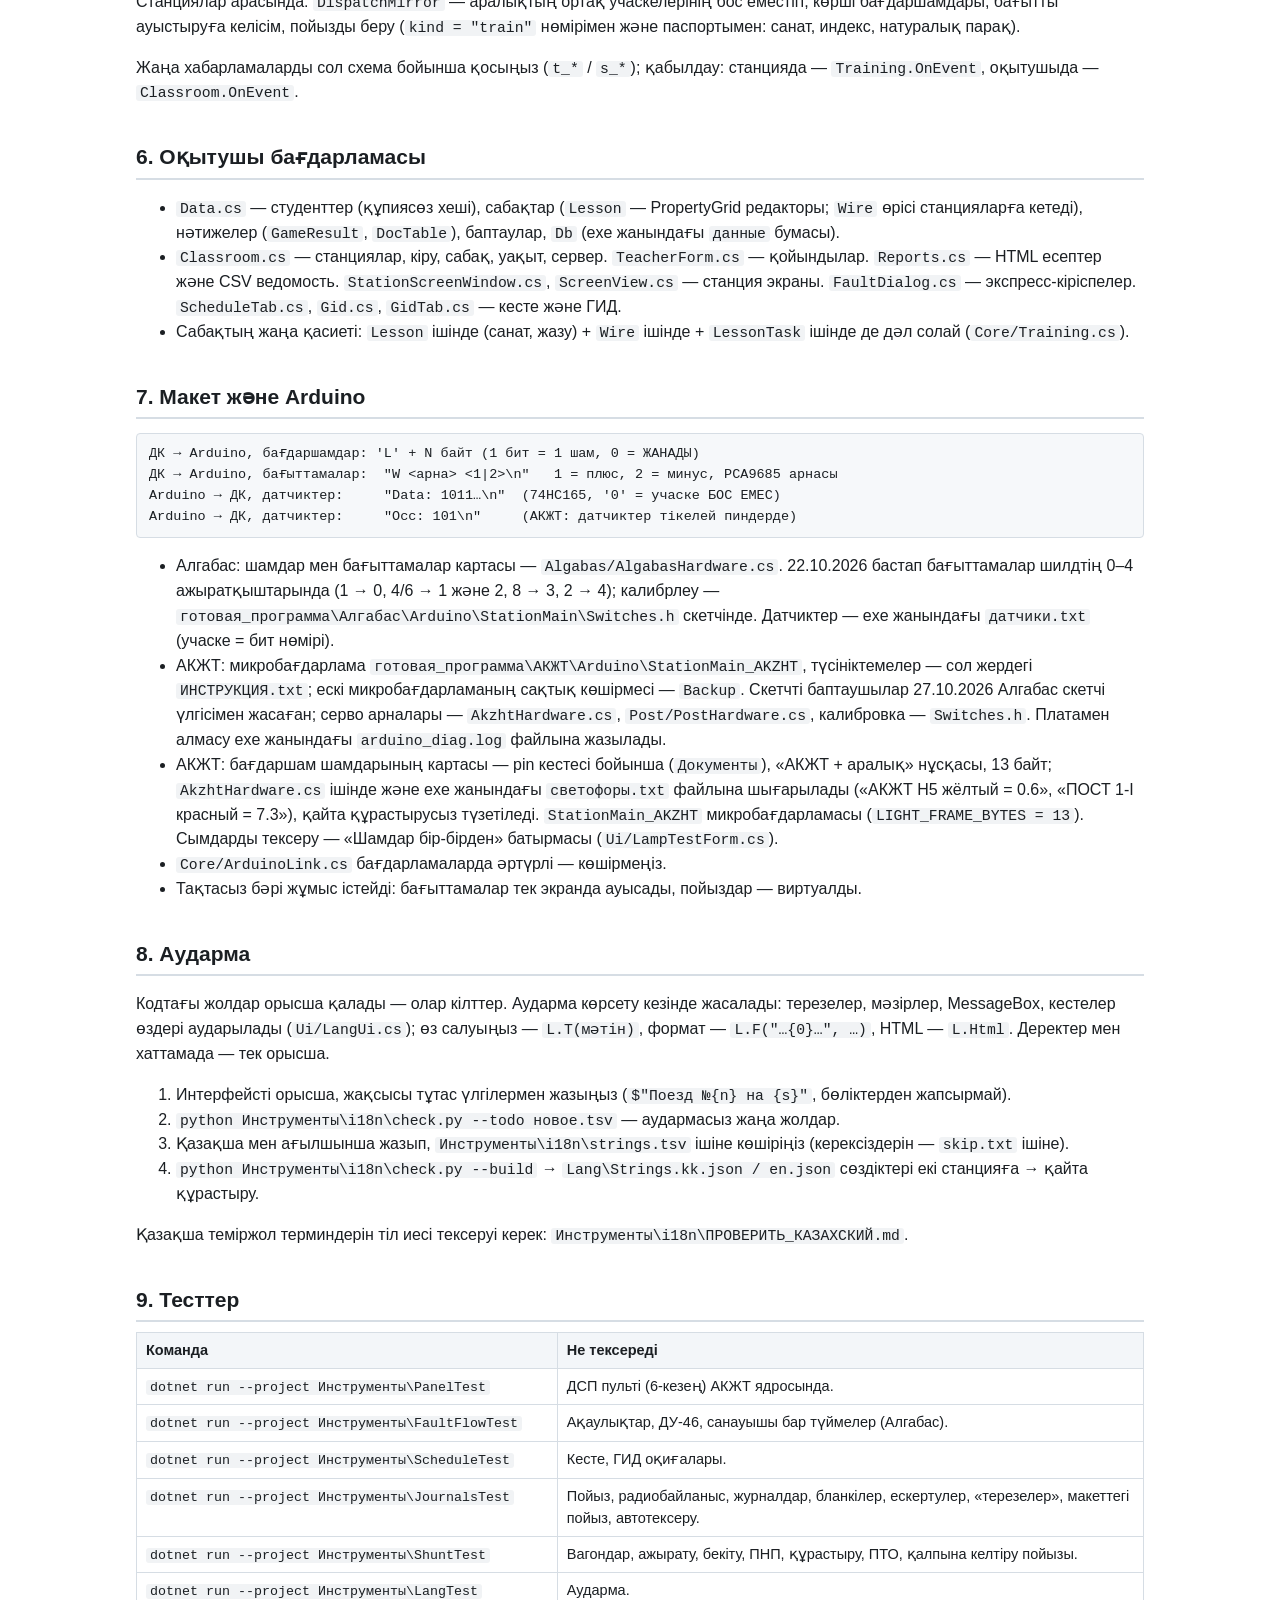
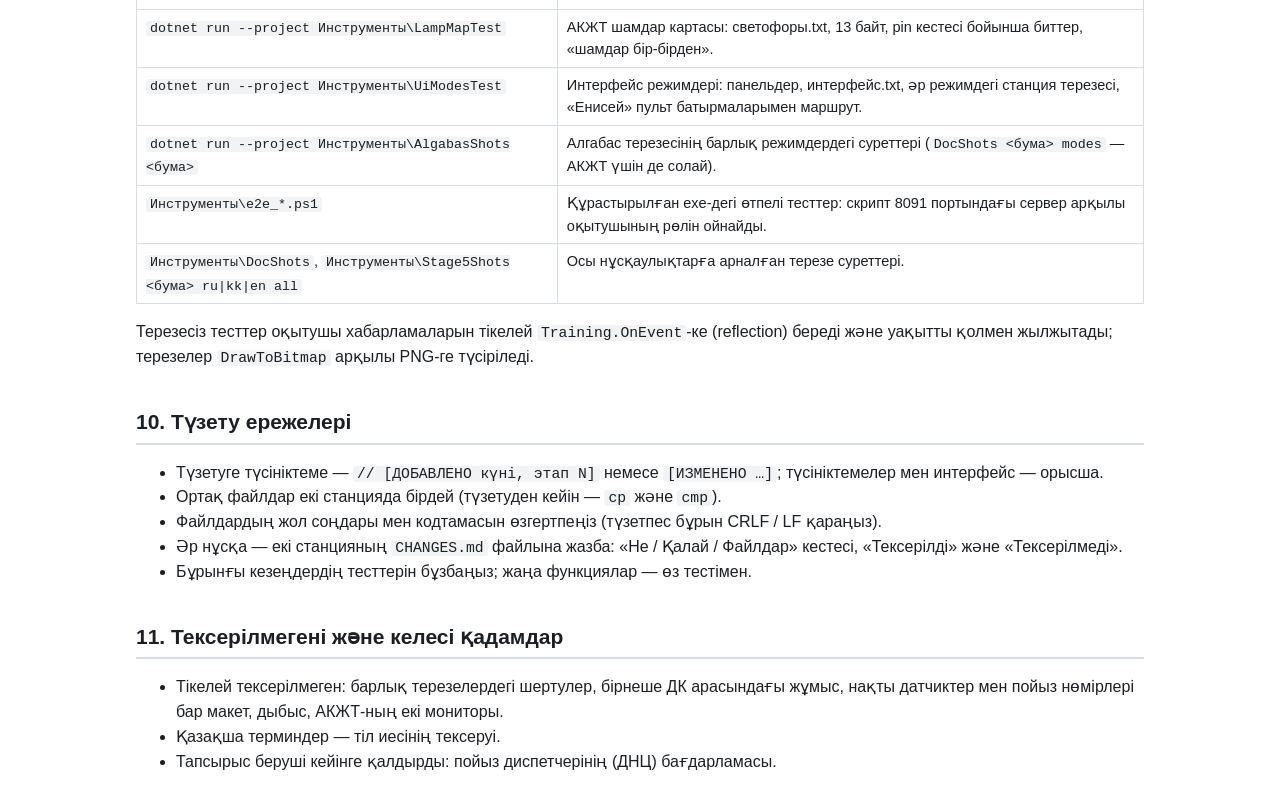
<file: Последняя программа/arnur/готовая_программа/Инструкции/programmer_kk.html>
<!doctype html>
<html lang="kk">
<head>
<meta charset="utf-8">
<meta name="viewport" content="width=device-width, initial-scale=1">
<title>Бағдарламашыға арналған нұсқаулық — ДСП тренажёры</title>
<link rel="stylesheet" href="style.css">
</head>
<body>
<main>
<nav class="lang"><a href="index.html">Барлық нұсқаулықтар</a> · <a href="programmer_ru.html">Русский</a> · <b>Қазақша</b> · <a href="programmer_en.html">English</a></nav>
<h1>Бағдарламашыға арналған нұсқаулық</h1>
<p class="sub">Бастапқы кодтың құрылымы, құрастыру, ядро, хаттама, макет, аударма, тесттер. Тренажёрды әрі қарай дамытатындарға арналған.</p>

<nav class="toc"><b>Мазмұны</b>
<ol>
<li><a href="#repo">Бастапқы код</a></li>
<li><a href="#build">Құрастыру</a></li>
<li><a href="#core">Ядро: модель және тәуелділіктер</a></li>
<li><a href="#modules">Функциялар бойынша модульдер</a></li>
<li><a href="#net">Желі және сабақ хаттамасы</a></li>
<li><a href="#teacher">Оқытушы бағдарламасы</a></li>
<li><a href="#arduino">Макет және Arduino</a></li>
<li><a href="#i18n">Аударма</a></li>
<li><a href="#tests">Тесттер</a></li>
<li><a href="#rules">Түзету ережелері</a></li>
<li><a href="#todo">Тексерілмегені және келесі қадамдар</a></li>
</ol></nav>

<h2 id="repo">1. Бастапқы код</h2>
<p>Бәрі <code>arnur</code> бумасында (git, <code>main</code> тармағы). <code>.gitattributes</code> = <code>* -text</code>: git жол соңдарын өзгертпейді.</p>
<table>
<tr><th>Жол</th><th>Не</th></tr>
<tr><td><code>Исходники\АКЖТ\Station</code></td><td>«АКЖТ + жол бекеті» бағдарламасы (C#, .NET 8, WinForms), <code>Station.csproj</code>, шешім <code>..\Station.sln</code>. <code>Исходники\АКЖТ\CHANGES.md</code> — өзгерістер журналы, <code>Arduino</code> — микробағдарламалар.</td></tr>
<tr><td><code>Исходники\Алгабас\Algabas</code></td><td>«Алгабас» бағдарламасы (сол ядро), <code>Algabas.csproj</code>, <code>Исходники\Алгабас\CHANGES.md</code>.</td></tr>
<tr><td><code>Исходники\Преподаватель</code></td><td>«Оқытушы» бағдарламасы (C#, WinForms). Ядроның кейбір файлдары АКЖТ-дан сілтемемен қосылған.</td></tr>
<tr><td><code>Исходники\Сервер</code></td><td>Go тіліндегі PromServer байланыс сервері (WebSocket, 8090 порты).</td></tr>
<tr><td><code>Инструменты</code></td><td>Тесттер мен құралдар (9-бөлім), аударма (<code>Инструменты\i18n</code>).</td></tr>
<tr><td><code>готовая_программа</code></td><td>Құрастырылған exe, микробағдарламалар, оқытушы деректері, нұсқаулықтар. exe файлдары git-ке кірмейді.</td></tr>
<tr><td><code>Документы</code></td><td>Үлгі (ДСП/ДНЦ тренажёры, PDF), тапсырма, тапсырыс берушінің жауаптары, жоспар және кезеңдер тарихы, бағдаршамдар pin кестесі.</td></tr>
<tr><td><code>Архив</code></td><td>Ескі: Python нұсқасы, бастапқы кодтың ескі көшірмелері, GitHub «AKZHT-station» репозиторийінің бұрынғы git-і (<code>Архив\Station_AKZH-main_GitHub\.git_github</code> — қозғамаңыз).</td></tr>
</table>

<h2 id="build">2. Құрастыру</h2>
<ul>
<li>Қажет: .NET SDK 8 немесе жаңасы (SDK 10 net8 құрастырады), сервер үшін — Go 1.23+.</li>
<li>Әр жобада өз <code>build_exe.bat</code> файлы бар: бір файлды self-contained exe (win-x64) бірден <code>готовая_программа\&lt;бума&gt;</code> ішіне. Параметрмен (<code>build_exe.bat x</code>) — соңында кідіріссіз.</li>
<li>Бәрін бірден: <code>собрать_всё.bat</code> (Go болмаса сервер құрастырылмайды — қалғандарын бір-бірден құрастырыңыз).</li>
<li>Компиляцияны жылдам тексеру: <code>dotnet build Station.csproj -v q -nologo</code>.</li>
<li>exe жанындағы пайдаланушы файлдарын (<code>scheme_style.ini</code>, <code>датчики.txt</code>, <code>Arduino</code>) құрастыру қайта жазбайды.</li>
<li>bat файлдары CRLF және UTF-8 болуы керек (LF және кирилл әріптерімен cmd бұзылады).</li>
</ul>

<h2 id="core">3. Ядро: модель және тәуелділіктер</h2>
<p><b>Ортақ файлдар АКЖТ пен Алгабаста байт бойынша бірдей.</b> АКЖТ-да түзетіп, Алгабасқа көшіресіз (<code>cp</code>), <code>cmp</code>-пен тексересіз. Ерекшеліктер (әр бағдарламада өзінікі): <code>Core/ArduinoLink.cs</code>, <code>Ui/SchemeGeometry.cs</code>, <code>Ui/SchemeStyle.cs</code>, <code>Ui/StationView.cs</code>, <code>SchemePanel.cs</code> (АКЖТ — жоба түбірінде, Алгабас — <code>Ui</code> ішінде; екеуінде де түзетіңіз).</p>
<table>
<tr><th>Файл</th><th>Не</th></tr>
<tr><td><code>Core/Model.cs</code></td><td><code>TrackSection</code> (бос еместік: қолмен, датчик, пойыздар, көрші, ақаулық; тұйықтау; ескерту, «терезе», макеттегі пойыз нөмірі), <code>RailSwitch</code>, <code>RailSignal</code>, <code>RailRoute</code>, <code>DirectionLine</code>, <code>LevelCrossing</code>.</td></tr>
<tr><td><code>Core/Interlocking.cs</code> + <code>Core/Panel.cs</code></td><td>ЭО тәуелділіктері (<code>partial class Interlocking</code>): маршруттар, ұстаммен болдырмау, ИР, бағыттамалар, шақыру сигналы, бағыт, <code>Tick(dt)</code>. <code>Panel.cs</code> — ДСП пульті функциялары (бағыттамаларды тұйықтау, қалпақшалар, курбель, ажырату, автоәрекет, кілт-таяқша, өткел, қиып өту, бөлек басқару), <code>Ticked</code> оқиғасы.</td></tr>
<tr><td><code>Core/TrainSim.cs</code></td><td>Виртуалды пойыздар: <code>VirtualTrain</code> (нөмір, санат, <code>Consist</code> вагондары, радиобайланыс пен бланк белгілері), <code>Wagon</code>, учаскелер бойынша қозғалыс. Ілгектер: <code>Hold</code> (тұрақ), <code>SpeedFactor</code> (ескертулер), <code>Permit</code> (бұйрық, бланк), <code>Blocked</code> («терезе»), <code>Spawned</code>, <code>Exited</code>, <code>BackedUp</code>, <code>PassedAtDanger</code> оқиғалары.</td></tr>
<tr><td><code>Model/ModelHost.cs</code></td><td>0,1 с таймер: <code>il.Tick</code>, <code>Trains.Tick</code>, <code>Training.Tick</code>; модель қадамы — <code>Training.ModelDt(dt)</code> (сабақтың үзілісі мен жеделдетуі).</td></tr>
<tr><td><code>Akzht/AkzhtLayout.cs</code>, <code>Post/PostLayout.cs</code>, <code>Algabas/AlgabasLayout.cs</code></td><td>Станция сызбалары: учаскелер, бағыттамалар, бағдаршамдар, маршруттар, топология (<code>NextStep</code>), сурет геометриясы.</td></tr>
<tr><td><code>SchemePanel.cs</code>, <code>Ui/StationPane.cs</code> (ортақ: станция панелі), <code>Ui/StationForm.cs</code> (Алгабас терезесі), <code>MainForm.cs</code> (АКЖТ терезесі)</td><td>Сызбаны салу, тінтуір мен мәзірлер, станция терезесі, түймелер бағандары.</td></tr>
</table>

<h2 id="modules">4. Функциялар бойынша модульдер</h2>
<table>
<tr><th>Функция</th><th>Ядро</th><th>Терезелер</th></tr>
<tr><td>Оқытушымен сабақ, бағалау</td><td><code>Core/Training.cs</code></td><td><code>Ui/TrainingUi.cs</code> (сабақ жолағы, кіру, экран суреті, қашықтан енгізу)</td></tr>
<tr><td>Ақаулықтар (экспресс-кіріспелер)</td><td><code>Core/Faults.cs</code></td><td>—</td></tr>
<tr><td>ДУ-46, қызметкерлер, санауышы бар түймелер</td><td><code>Core/Du46.cs</code></td><td><code>Ui/Du46Ui.cs</code></td></tr>
<tr><td>ДСП пульті</td><td><code>Core/Panel.cs</code></td><td><code>Ui/PanelUi.cs</code></td></tr>
<tr><td>Кесте, ГИД оқиғалары</td><td><code>Core/ScheduleData.cs</code>, <code>Core/Schedule.cs</code>, <code>Model/ScheduleSetup.cs</code></td><td><code>Ui/ScheduleUi.cs</code></td></tr>
<tr><td>Пойыз нысан ретінде, радиобайланыс, ескертулер мен «терезелер», макеттегі пойыз</td><td><code>Core/Radio.cs</code></td><td><code>Ui/RadioUi.cs</code></td></tr>
<tr><td>ДУ-2/47/58/60 журналдары, бланкілер, автотексеру</td><td><code>Core/Journals.cs</code></td><td><code>Ui/JournalsUi.cs</code></td></tr>
<tr><td>Вагондар, маневрлік жұмыс, ПНП</td><td><code>Core/Shunting.cs</code> (бағдарламаның ПНП-сы — <code>Model/ScheduleSetup.cs</code> ішінде)</td><td><code>Ui/ShuntUi.cs</code></td></tr>
<tr><td>Қалпына келтіру пойызы</td><td><code>Core/Recovery.cs</code></td><td><code>Ui/ShuntUi.cs</code></td></tr>
<tr><td>Көрші станциямен байланыс</td><td><code>Core/DispatchLink.cs</code>, <code>Core/DispatchMirror.cs</code></td><td><code>Ui/ServerDialog.cs</code>, <code>Ui/DirectionConsentDialog.cs</code></td></tr>
<tr><td>Тілдер</td><td><code>Core/Lang.cs</code></td><td><code>Ui/LangUi.cs</code></td></tr>
<tr><td>ЖИ-көмекші (студент сұрақтары ru/kk, маршрут қадаммен, бас тарту кеңестері, Уикипедия, Ollama — міндетті емес)</td><td><code>Ai/AiAssistant.cs</code>, <code>Ai/AiKnowledge.cs</code>, <code>Ai/AiText.cs</code>, <code>Ai/AiStation.cs</code>, <code>Ai/AiWiki.cs</code>, <code>Ai/AiLlm.cs</code>, <code>Ai/AiDefaults.cs</code></td><td><code>Ai/AiChatWindow.cs</code>, <code>MainForm.cs</code> ішіндегі «ЖИ» батырмасы; тест <code>Инструменты\AiTest</code></td></tr>
<tr><td>Интерфейс режимдері (инженерлік, оқу, жұмыс, павлодарлық), «Параметрлер», түстер</td><td><code>Ui/UiSettings.cs</code> (режимдер бойынша панельдер, <code>интерфейс.txt</code> файлы), <code>Ui/SchemePalette.cs</code></td><td><code>Ui/StationPane.cs</code> (режим бойынша орналасу), <code>Ui/UiParamsForm.cs</code>, <code>Ui/ClassicPanel.cs</code> («Енисей» батырмалы пульті)</td></tr>
</table>
<p>Барлық модульдер <code>Training.Init</code> ішінде іске қосылады. Жаңа бұзушылықтар — <code>Training.AddEvent(critical, code, text, penalty)</code> арқылы, айыппұл шектері — <code>PenaltyCap</code>. Тек оқытушыға арналған жазба — <code>Training.Note</code>. Қызметкерлер хабарламалары — <code>Du46.Message</code>.</p>

<h2 id="net">5. Желі және сабақ хаттамасы</h2>
<p>PromServer бір реттік хабарламаларды <code>{"type":"event","to":…,"data":{…}}</code> (4 МБ дейін) <code>data</code> ішін талдамай таратады. Станциялар мен оқытушы (<code>station = "teacher"</code>) — клиенттер. Сабақ хаттамасы — <code>data.kind</code> өрісі, толық тізім <code>Core/Training.cs</code> басында:</p>
<table>
<tr><th>Оқытушы → станция</th><th>Станция → оқытушы</th></tr>
<tr><td><code>t_hello</code>, <code>t_login</code>, <code>t_session</code> (сабақ, студент, уақыт, тіл, кесте), <code>t_time</code>, <code>t_take</code>, <code>t_stop</code>, <code>t_screen</code> (терезе аймағы), <code>t_input</code>, <code>t_objects</code>, <code>t_fault_add</code>, <code>t_fault_remove</code>, <code>t_lang</code></td>
<td><code>s_hello</code>, <code>s_login</code>, <code>s_register</code>, <code>s_progress</code>, <code>s_screen</code>, <code>s_objects</code>, <code>s_faults</code>, <code>s_train_event</code> (ГИД), <code>s_result</code> (оқиғалар, әрекеттер журналы, ақаулықтар, ДУ-46, пойыздар, <code>docs</code> — журналдар мен бланкілер кестелері, <code>supplied / removed / localDeparted</code>)</td></tr>
</table>
<p>Станциялар арасында: <code>DispatchMirror</code> — аралықтың ортақ учаскелерінің бос еместігі, көрші бағдаршамдары, бағытты ауыстыруға келісім, пойызды беру (<code>kind = "train"</code> нөмірімен және паспортымен: санат, индекс, натуралық парақ).</p>
<p>Жаңа хабарламаларды сол схема бойынша қосыңыз (<code>t_*</code> / <code>s_*</code>); қабылдау: станцияда — <code>Training.OnEvent</code>, оқытушыда — <code>Classroom.OnEvent</code>.</p>

<h2 id="teacher">6. Оқытушы бағдарламасы</h2>
<ul>
<li><code>Data.cs</code> — студенттер (құпиясөз хеші), сабақтар (<code>Lesson</code> — PropertyGrid редакторы; <code>Wire</code> өрісі станцияларға кетеді), нәтижелер (<code>GameResult</code>, <code>DocTable</code>), баптаулар, <code>Db</code> (exe жанындағы <code>данные</code> бумасы).</li>
<li><code>Classroom.cs</code> — станциялар, кіру, сабақ, уақыт, сервер. <code>TeacherForm.cs</code> — қойындылар. <code>Reports.cs</code> — HTML есептер және CSV ведомость. <code>StationScreenWindow.cs</code>, <code>ScreenView.cs</code> — станция экраны. <code>FaultDialog.cs</code> — экспресс-кіріспелер. <code>ScheduleTab.cs</code>, <code>Gid.cs</code>, <code>GidTab.cs</code> — кесте және ГИД.</li>
<li>Сабақтың жаңа қасиеті: <code>Lesson</code> ішінде (санат, жазу) + <code>Wire</code> ішінде + <code>LessonTask</code> ішінде де дәл солай (<code>Core/Training.cs</code>).</li>
</ul>

<h2 id="arduino">7. Макет және Arduino</h2>
<pre>ДК → Arduino, бағдаршамдар: 'L' + N байт (1 бит = 1 шам, 0 = ЖАНАДЫ)
ДК → Arduino, бағыттамалар:  "W &lt;арна&gt; &lt;1|2&gt;\n"   1 = плюс, 2 = минус, PCA9685 арнасы
Arduino → ДК, датчиктер:     "Data: 1011…\n"  (74HC165, '0' = учаске БОС ЕМЕС)
Arduino → ДК, датчиктер:     "Occ: 101\n"     (АКЖТ: датчиктер тікелей пиндерде)</pre>
<ul>
<li>Алгабас: шамдар мен бағыттамалар картасы — <code>Algabas/AlgabasHardware.cs</code>. 22.10.2026 бастап бағыттамалар шилдтің 0–4 ажыратқыштарында (1 → 0, 4/6 → 1 және 2, 8 → 3, 2 → 4); калибрлеу — <code>готовая_программа\Алгабас\Arduino\StationMain\Switches.h</code> скетчінде. Датчиктер — exe жанындағы <code>датчики.txt</code> (учаске = бит нөмірі).</li>
<li>АКЖТ: микробағдарлама <code>готовая_программа\АКЖТ\Arduino\StationMain_AKZHT</code>, түсініктемелер — сол жердегі <code>ИНСТРУКЦИЯ.txt</code>; ескі микробағдарламаның сақтық көшірмесі — <code>Backup</code>. Скетчті баптаушылар 27.10.2026 Алгабас скетчі үлгісімен жасаған; серво арналары — <code>AkzhtHardware.cs</code>, <code>Post/PostHardware.cs</code>, калибровка — <code>Switches.h</code>. Платамен алмасу exe жанындағы <code>arduino_diag.log</code> файлына жазылады.</li>
<li>АКЖТ: бағдаршам шамдарының картасы — pin кестесі бойынша (<code>Документы</code>), «АКЖТ + аралық» нұсқасы, 13 байт; <code>AkzhtHardware.cs</code> ішінде және exe жанындағы <code>светофоры.txt</code> файлына шығарылады («АКЖТ Н5 жёлтый = 0.6», «ПОСТ 1-I красный = 7.3»), қайта құрастырусыз түзетіледі. <code>StationMain_AKZHT</code> микробағдарламасы (<code>LIGHT_FRAME_BYTES = 13</code>). Сымдарды тексеру — «Шамдар бір-бірден» батырмасы (<code>Ui/LampTestForm.cs</code>).</li>
<li><code>Core/ArduinoLink.cs</code> бағдарламаларда әртүрлі — көшірмеңіз.</li>
<li>Тақтасыз бәрі жұмыс істейді: бағыттамалар тек экранда ауысады, пойыздар — виртуалды.</li>
</ul>

<h2 id="i18n">8. Аударма</h2>
<p>Кодтағы жолдар орысша қалады — олар кілттер. Аударма көрсету кезінде жасалады: терезелер, мәзірлер, MessageBox, кестелер өздері аударылады (<code>Ui/LangUi.cs</code>); өз салуыңыз — <code>L.T(мәтін)</code>, формат — <code>L.F("…{0}…", …)</code>, HTML — <code>L.Html</code>. Деректер мен хаттамада — тек орысша.</p>
<ol>
<li>Интерфейсті орысша, жақсысы тұтас үлгілермен жазыңыз (<code>$"Поезд №{n} на {s}"</code>, бөліктерден жапсырмай).</li>
<li><code>python Инструменты\i18n\check.py --todo новое.tsv</code> — аудармасыз жаңа жолдар.</li>
<li>Қазақша мен ағылшынша жазып, <code>Инструменты\i18n\strings.tsv</code> ішіне көшіріңіз (керексіздерін — <code>skip.txt</code> ішіне).</li>
<li><code>python Инструменты\i18n\check.py --build</code> → <code>Lang\Strings.kk.json / en.json</code> сөздіктері екі станцияға → қайта құрастыру.</li>
</ol>
<p>Қазақша теміржол терминдерін тіл иесі тексеруі керек: <code>Инструменты\i18n\ПРОВЕРИТЬ_КАЗАХСКИЙ.md</code>.</p>

<h2 id="tests">9. Тесттер</h2>
<table>
<tr><th>Команда</th><th>Не тексереді</th></tr>
<tr><td><code>dotnet run --project Инструменты\PanelTest</code></td><td>ДСП пульті (6-кезең) АКЖТ ядросында.</td></tr>
<tr><td><code>dotnet run --project Инструменты\FaultFlowTest</code></td><td>Ақаулықтар, ДУ-46, санауышы бар түймелер (Алгабас).</td></tr>
<tr><td><code>dotnet run --project Инструменты\ScheduleTest</code></td><td>Кесте, ГИД оқиғалары.</td></tr>
<tr><td><code>dotnet run --project Инструменты\JournalsTest</code></td><td>Пойыз, радиобайланыс, журналдар, бланкілер, ескертулер, «терезелер», макеттегі пойыз, автотексеру.</td></tr>
<tr><td><code>dotnet run --project Инструменты\ShuntTest</code></td><td>Вагондар, ажырату, бекіту, ПНП, құрастыру, ПТО, қалпына келтіру пойызы.</td></tr>
<tr><td><code>dotnet run --project Инструменты\LangTest</code></td><td>Аударма.</td></tr>
<tr><td><code>dotnet run --project Инструменты\LampMapTest</code></td><td>АКЖТ шамдар картасы: светофоры.txt, 13 байт, pin кестесі бойынша биттер, «шамдар бір-бірден».</td></tr>
<tr><td><code>dotnet run --project Инструменты\UiModesTest</code></td><td>Интерфейс режимдері: панельдер, интерфейс.txt, әр режимдегі станция терезесі, «Енисей» пульт батырмаларымен маршрут.</td></tr>
<tr><td><code>dotnet run --project Инструменты\AlgabasShots &lt;бума&gt;</code></td><td>Алгабас терезесінің барлық режимдердегі суреттері (<code>DocShots &lt;бума&gt; modes</code> — АКЖТ үшін де солай).</td></tr>
<tr><td><code>Инструменты\e2e_*.ps1</code></td><td>Құрастырылған exe-дегі өтпелі тесттер: скрипт 8091 портындағы сервер арқылы оқытушының рөлін ойнайды.</td></tr>
<tr><td><code>Инструменты\DocShots</code>, <code>Инструменты\Stage5Shots &lt;бума&gt; ru|kk|en all</code></td><td>Осы нұсқаулықтарға арналған терезе суреттері.</td></tr>
</table>
<p>Терезесіз тесттер оқытушы хабарламаларын тікелей <code>Training.OnEvent</code>-ке (reflection) береді және уақытты қолмен жылжытады; терезелер <code>DrawToBitmap</code> арқылы PNG-ге түсіріледі.</p>

<h2 id="rules">10. Түзету ережелері</h2>
<ul>
<li>Түзетуге түсініктеме — <code>// [ДОБАВЛЕНО күні, этап N]</code> немесе <code>[ИЗМЕНЕНО …]</code>; түсініктемелер мен интерфейс — орысша.</li>
<li>Ортақ файлдар екі станцияда бірдей (түзетуден кейін — <code>cp</code> және <code>cmp</code>).</li>
<li>Файлдардың жол соңдары мен кодтамасын өзгертпеңіз (түзетпес бұрын CRLF / LF қараңыз).</li>
<li>Әр нұсқа — екі станцияның <code>CHANGES.md</code> файлына жазба: «Не / Қалай / Файлдар» кестесі, «Тексерілді» және «Тексерілмеді».</li>
<li>Бұрынғы кезеңдердің тесттерін бұзбаңыз; жаңа функциялар — өз тестімен.</li>
</ul>

<h2 id="todo">11. Тексерілмегені және келесі қадамдар</h2>
<ul>
<li>Тікелей тексерілмеген: барлық терезелердегі шертулер, бірнеше ДК арасындағы жұмыс, нақты датчиктер мен пойыз нөмірлері бар макет, дыбыс, АКЖТ-ның екі мониторы.</li>
<li>Қазақша терминдер — тіл иесінің тексеруі.</li>
<li>Тапсырыс беруші кейінге қалдырды: пойыз диспетчерінің (ДНЦ) бағдарламасы.</li>
</ul>
</main>
</body>
</html>
</file>
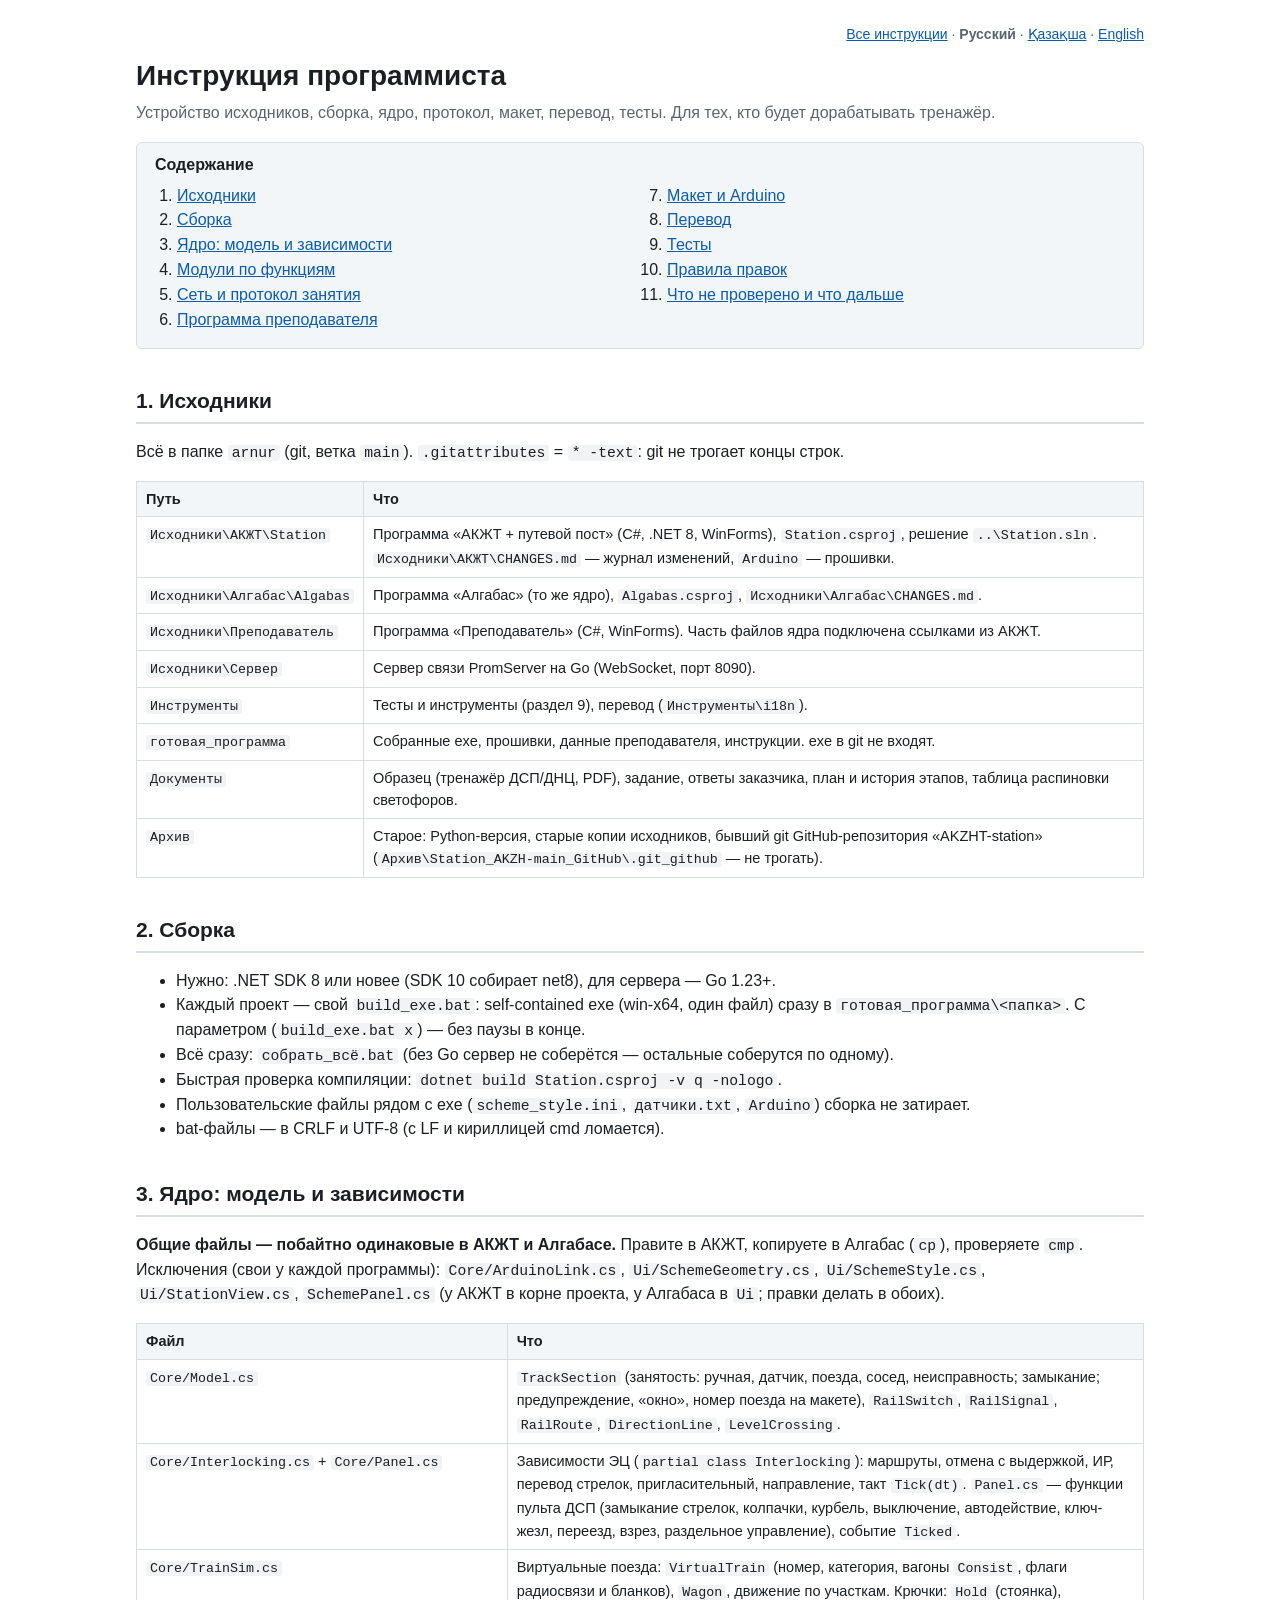
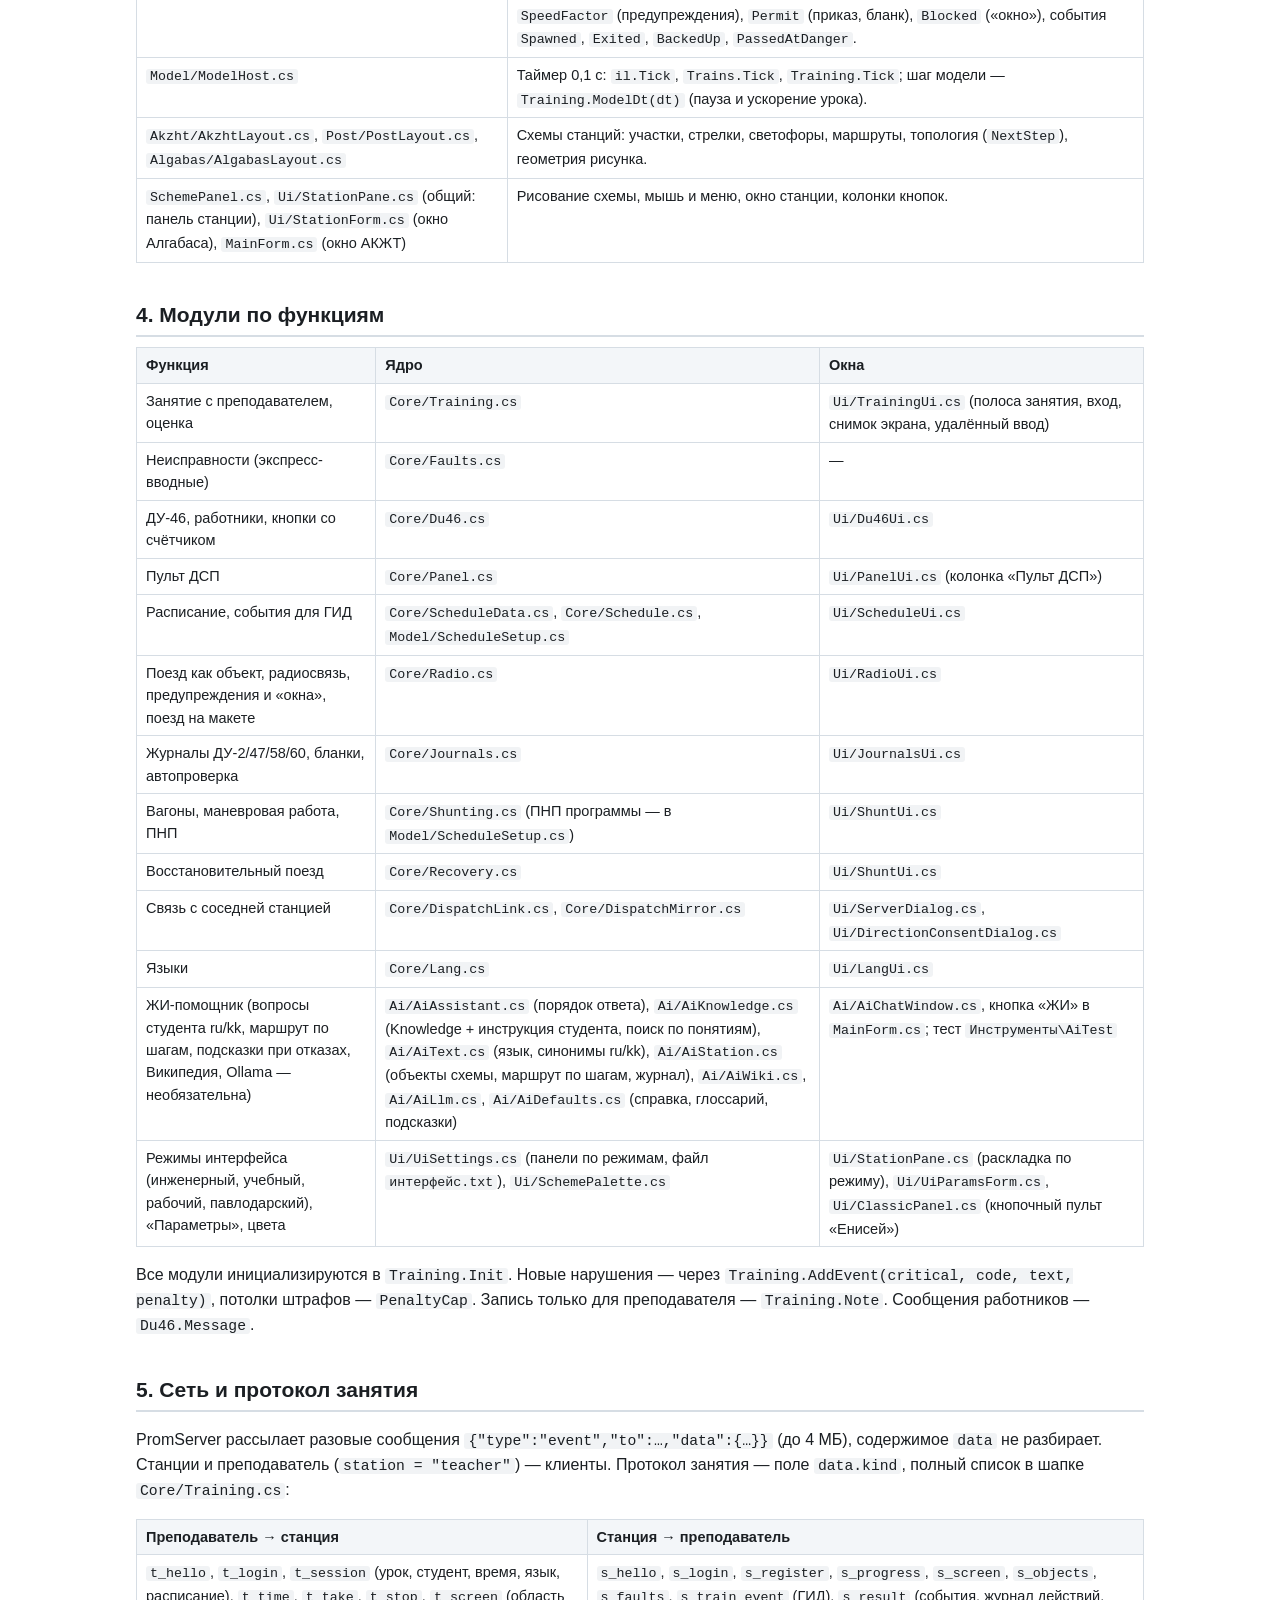
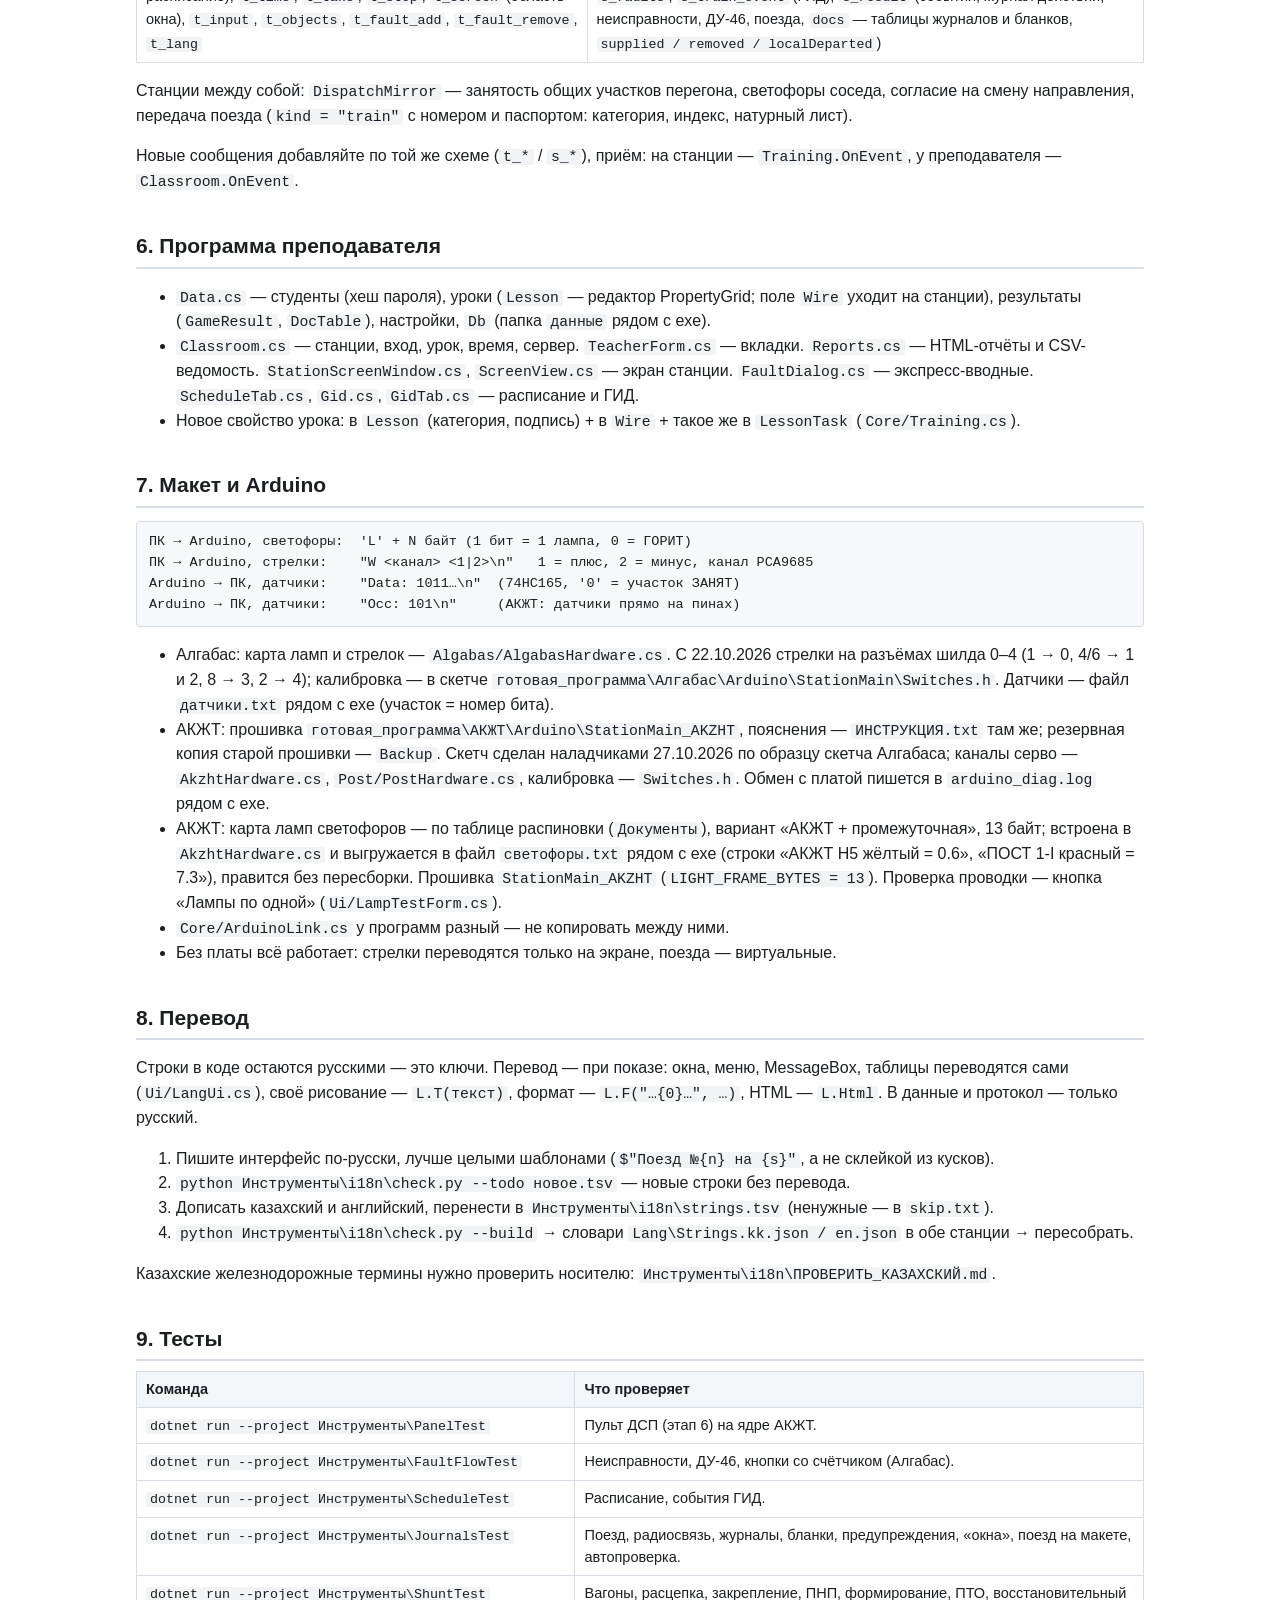
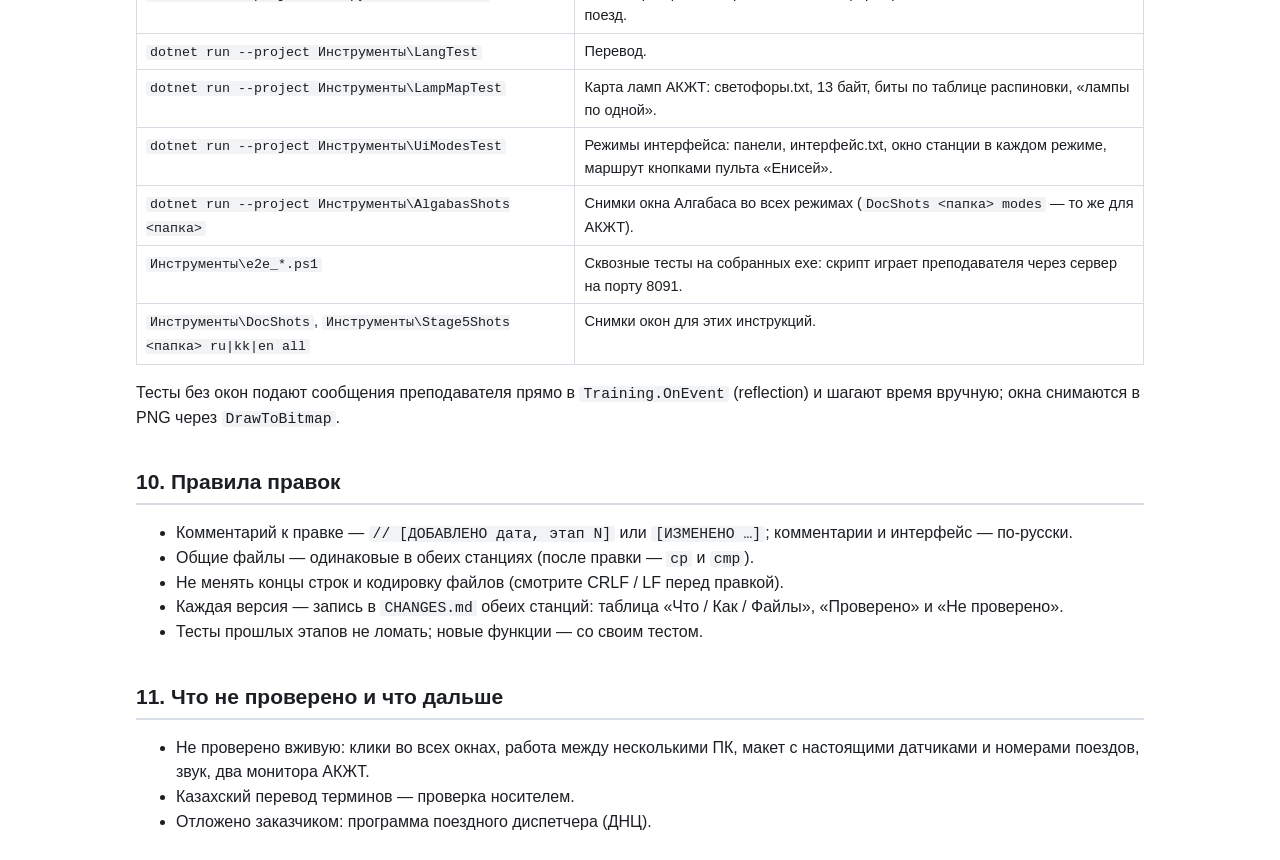
<file: Последняя программа/arnur/готовая_программа/Инструкции/programmer_ru.html>
<!doctype html>
<html lang="ru">
<head>
<meta charset="utf-8">
<meta name="viewport" content="width=device-width, initial-scale=1">
<title>Инструкция программиста — тренажёр ДСП</title>
<link rel="stylesheet" href="style.css">
</head>
<body>
<main>
<nav class="lang"><a href="index.html">Все инструкции</a> · <b>Русский</b> · <a href="programmer_kk.html">Қазақша</a> · <a href="programmer_en.html">English</a></nav>
<h1>Инструкция программиста</h1>
<p class="sub">Устройство исходников, сборка, ядро, протокол, макет, перевод, тесты. Для тех, кто будет дорабатывать тренажёр.</p>

<nav class="toc"><b>Содержание</b>
<ol>
<li><a href="#repo">Исходники</a></li>
<li><a href="#build">Сборка</a></li>
<li><a href="#core">Ядро: модель и зависимости</a></li>
<li><a href="#modules">Модули по функциям</a></li>
<li><a href="#net">Сеть и протокол занятия</a></li>
<li><a href="#teacher">Программа преподавателя</a></li>
<li><a href="#arduino">Макет и Arduino</a></li>
<li><a href="#i18n">Перевод</a></li>
<li><a href="#tests">Тесты</a></li>
<li><a href="#rules">Правила правок</a></li>
<li><a href="#todo">Что не проверено и что дальше</a></li>
</ol></nav>

<h2 id="repo">1. Исходники</h2>
<p>Всё в папке <code>arnur</code> (git, ветка <code>main</code>). <code>.gitattributes</code> = <code>* -text</code>: git не трогает концы строк.</p>
<table>
<tr><th>Путь</th><th>Что</th></tr>
<tr><td><code>Исходники\АКЖТ\Station</code></td><td>Программа «АКЖТ + путевой пост» (C#, .NET 8, WinForms), <code>Station.csproj</code>, решение <code>..\Station.sln</code>. <code>Исходники\АКЖТ\CHANGES.md</code> — журнал изменений, <code>Arduino</code> — прошивки.</td></tr>
<tr><td><code>Исходники\Алгабас\Algabas</code></td><td>Программа «Алгабас» (то же ядро), <code>Algabas.csproj</code>, <code>Исходники\Алгабас\CHANGES.md</code>.</td></tr>
<tr><td><code>Исходники\Преподаватель</code></td><td>Программа «Преподаватель» (C#, WinForms). Часть файлов ядра подключена ссылками из АКЖТ.</td></tr>
<tr><td><code>Исходники\Сервер</code></td><td>Сервер связи PromServer на Go (WebSocket, порт 8090).</td></tr>
<tr><td><code>Инструменты</code></td><td>Тесты и инструменты (раздел 9), перевод (<code>Инструменты\i18n</code>).</td></tr>
<tr><td><code>готовая_программа</code></td><td>Собранные exe, прошивки, данные преподавателя, инструкции. exe в git не входят.</td></tr>
<tr><td><code>Документы</code></td><td>Образец (тренажёр ДСП/ДНЦ, PDF), задание, ответы заказчика, план и история этапов, таблица распиновки светофоров.</td></tr>
<tr><td><code>Архив</code></td><td>Старое: Python-версия, старые копии исходников, бывший git GitHub-репозитория «AKZHT-station» (<code>Архив\Station_AKZH-main_GitHub\.git_github</code> — не трогать).</td></tr>
</table>

<h2 id="build">2. Сборка</h2>
<ul>
<li>Нужно: .NET SDK 8 или новее (SDK 10 собирает net8), для сервера — Go 1.23+.</li>
<li>Каждый проект — свой <code>build_exe.bat</code>: self-contained exe (win-x64, один файл) сразу в <code>готовая_программа\&lt;папка&gt;</code>. С параметром (<code>build_exe.bat x</code>) — без паузы в конце.</li>
<li>Всё сразу: <code>собрать_всё.bat</code> (без Go сервер не соберётся — остальные соберутся по одному).</li>
<li>Быстрая проверка компиляции: <code>dotnet build Station.csproj -v q -nologo</code>.</li>
<li>Пользовательские файлы рядом с exe (<code>scheme_style.ini</code>, <code>датчики.txt</code>, <code>Arduino</code>) сборка не затирает.</li>
<li>bat-файлы — в CRLF и UTF-8 (с LF и кириллицей cmd ломается).</li>
</ul>

<h2 id="core">3. Ядро: модель и зависимости</h2>
<p><b>Общие файлы — побайтно одинаковые в АКЖТ и Алгабасе.</b> Правите в АКЖТ, копируете в Алгабас (<code>cp</code>), проверяете <code>cmp</code>. Исключения (свои у каждой программы): <code>Core/ArduinoLink.cs</code>, <code>Ui/SchemeGeometry.cs</code>, <code>Ui/SchemeStyle.cs</code>, <code>Ui/StationView.cs</code>, <code>SchemePanel.cs</code> (у АКЖТ в корне проекта, у Алгабаса в <code>Ui</code>; правки делать в обоих).</p>
<table>
<tr><th>Файл</th><th>Что</th></tr>
<tr><td><code>Core/Model.cs</code></td><td><code>TrackSection</code> (занятость: ручная, датчик, поезда, сосед, неисправность; замыкание; предупреждение, «окно», номер поезда на макете), <code>RailSwitch</code>, <code>RailSignal</code>, <code>RailRoute</code>, <code>DirectionLine</code>, <code>LevelCrossing</code>.</td></tr>
<tr><td><code>Core/Interlocking.cs</code> + <code>Core/Panel.cs</code></td><td>Зависимости ЭЦ (<code>partial class Interlocking</code>): маршруты, отмена с выдержкой, ИР, перевод стрелок, пригласительный, направление, такт <code>Tick(dt)</code>. <code>Panel.cs</code> — функции пульта ДСП (замыкание стрелок, колпачки, курбель, выключение, автодействие, ключ-жезл, переезд, взрез, раздельное управление), событие <code>Ticked</code>.</td></tr>
<tr><td><code>Core/TrainSim.cs</code></td><td>Виртуальные поезда: <code>VirtualTrain</code> (номер, категория, вагоны <code>Consist</code>, флаги радиосвязи и бланков), <code>Wagon</code>, движение по участкам. Крючки: <code>Hold</code> (стоянка), <code>SpeedFactor</code> (предупреждения), <code>Permit</code> (приказ, бланк), <code>Blocked</code> («окно»), события <code>Spawned</code>, <code>Exited</code>, <code>BackedUp</code>, <code>PassedAtDanger</code>.</td></tr>
<tr><td><code>Model/ModelHost.cs</code></td><td>Таймер 0,1 с: <code>il.Tick</code>, <code>Trains.Tick</code>, <code>Training.Tick</code>; шаг модели — <code>Training.ModelDt(dt)</code> (пауза и ускорение урока).</td></tr>
<tr><td><code>Akzht/AkzhtLayout.cs</code>, <code>Post/PostLayout.cs</code>, <code>Algabas/AlgabasLayout.cs</code></td><td>Схемы станций: участки, стрелки, светофоры, маршруты, топология (<code>NextStep</code>), геометрия рисунка.</td></tr>
<tr><td><code>SchemePanel.cs</code>, <code>Ui/StationPane.cs</code> (общий: панель станции), <code>Ui/StationForm.cs</code> (окно Алгабаса), <code>MainForm.cs</code> (окно АКЖТ)</td><td>Рисование схемы, мышь и меню, окно станции, колонки кнопок.</td></tr>
</table>

<h2 id="modules">4. Модули по функциям</h2>
<table>
<tr><th>Функция</th><th>Ядро</th><th>Окна</th></tr>
<tr><td>Занятие с преподавателем, оценка</td><td><code>Core/Training.cs</code></td><td><code>Ui/TrainingUi.cs</code> (полоса занятия, вход, снимок экрана, удалённый ввод)</td></tr>
<tr><td>Неисправности (экспресс-вводные)</td><td><code>Core/Faults.cs</code></td><td>—</td></tr>
<tr><td>ДУ-46, работники, кнопки со счётчиком</td><td><code>Core/Du46.cs</code></td><td><code>Ui/Du46Ui.cs</code></td></tr>
<tr><td>Пульт ДСП</td><td><code>Core/Panel.cs</code></td><td><code>Ui/PanelUi.cs</code> (колонка «Пульт ДСП»)</td></tr>
<tr><td>Расписание, события для ГИД</td><td><code>Core/ScheduleData.cs</code>, <code>Core/Schedule.cs</code>, <code>Model/ScheduleSetup.cs</code></td><td><code>Ui/ScheduleUi.cs</code></td></tr>
<tr><td>Поезд как объект, радиосвязь, предупреждения и «окна», поезд на макете</td><td><code>Core/Radio.cs</code></td><td><code>Ui/RadioUi.cs</code></td></tr>
<tr><td>Журналы ДУ-2/47/58/60, бланки, автопроверка</td><td><code>Core/Journals.cs</code></td><td><code>Ui/JournalsUi.cs</code></td></tr>
<tr><td>Вагоны, маневровая работа, ПНП</td><td><code>Core/Shunting.cs</code> (ПНП программы — в <code>Model/ScheduleSetup.cs</code>)</td><td><code>Ui/ShuntUi.cs</code></td></tr>
<tr><td>Восстановительный поезд</td><td><code>Core/Recovery.cs</code></td><td><code>Ui/ShuntUi.cs</code></td></tr>
<tr><td>Связь с соседней станцией</td><td><code>Core/DispatchLink.cs</code>, <code>Core/DispatchMirror.cs</code></td><td><code>Ui/ServerDialog.cs</code>, <code>Ui/DirectionConsentDialog.cs</code></td></tr>
<tr><td>Языки</td><td><code>Core/Lang.cs</code></td><td><code>Ui/LangUi.cs</code></td></tr>
<tr><td>ЖИ-помощник (вопросы студента ru/kk, маршрут по шагам, подсказки при отказах, Википедия, Ollama — необязательна)</td><td><code>Ai/AiAssistant.cs</code> (порядок ответа), <code>Ai/AiKnowledge.cs</code> (Knowledge + инструкция студента, поиск по понятиям), <code>Ai/AiText.cs</code> (язык, синонимы ru/kk), <code>Ai/AiStation.cs</code> (объекты схемы, маршрут по шагам, журнал), <code>Ai/AiWiki.cs</code>, <code>Ai/AiLlm.cs</code>, <code>Ai/AiDefaults.cs</code> (справка, глоссарий, подсказки)</td><td><code>Ai/AiChatWindow.cs</code>, кнопка «ЖИ» в <code>MainForm.cs</code>; тест <code>Инструменты\AiTest</code></td></tr>
<tr><td>Режимы интерфейса (инженерный, учебный, рабочий, павлодарский), «Параметры», цвета</td><td><code>Ui/UiSettings.cs</code> (панели по режимам, файл <code>интерфейс.txt</code>), <code>Ui/SchemePalette.cs</code></td><td><code>Ui/StationPane.cs</code> (раскладка по режиму), <code>Ui/UiParamsForm.cs</code>, <code>Ui/ClassicPanel.cs</code> (кнопочный пульт «Енисей»)</td></tr>
</table>
<p>Все модули инициализируются в <code>Training.Init</code>. Новые нарушения — через <code>Training.AddEvent(critical, code, text, penalty)</code>, потолки штрафов — <code>PenaltyCap</code>. Запись только для преподавателя — <code>Training.Note</code>. Сообщения работников — <code>Du46.Message</code>.</p>

<h2 id="net">5. Сеть и протокол занятия</h2>
<p>PromServer рассылает разовые сообщения <code>{"type":"event","to":…,"data":{…}}</code> (до 4 МБ), содержимое <code>data</code> не разбирает. Станции и преподаватель (<code>station = "teacher"</code>) — клиенты. Протокол занятия — поле <code>data.kind</code>, полный список в шапке <code>Core/Training.cs</code>:</p>
<table>
<tr><th>Преподаватель → станция</th><th>Станция → преподаватель</th></tr>
<tr><td><code>t_hello</code>, <code>t_login</code>, <code>t_session</code> (урок, студент, время, язык, расписание), <code>t_time</code>, <code>t_take</code>, <code>t_stop</code>, <code>t_screen</code> (область окна), <code>t_input</code>, <code>t_objects</code>, <code>t_fault_add</code>, <code>t_fault_remove</code>, <code>t_lang</code></td>
<td><code>s_hello</code>, <code>s_login</code>, <code>s_register</code>, <code>s_progress</code>, <code>s_screen</code>, <code>s_objects</code>, <code>s_faults</code>, <code>s_train_event</code> (ГИД), <code>s_result</code> (события, журнал действий, неисправности, ДУ-46, поезда, <code>docs</code> — таблицы журналов и бланков, <code>supplied / removed / localDeparted</code>)</td></tr>
</table>
<p>Станции между собой: <code>DispatchMirror</code> — занятость общих участков перегона, светофоры соседа, согласие на смену направления, передача поезда (<code>kind = "train"</code> с номером и паспортом: категория, индекс, натурный лист).</p>
<p>Новые сообщения добавляйте по той же схеме (<code>t_*</code> / <code>s_*</code>), приём: на станции — <code>Training.OnEvent</code>, у преподавателя — <code>Classroom.OnEvent</code>.</p>

<h2 id="teacher">6. Программа преподавателя</h2>
<ul>
<li><code>Data.cs</code> — студенты (хеш пароля), уроки (<code>Lesson</code> — редактор PropertyGrid; поле <code>Wire</code> уходит на станции), результаты (<code>GameResult</code>, <code>DocTable</code>), настройки, <code>Db</code> (папка <code>данные</code> рядом с exe).</li>
<li><code>Classroom.cs</code> — станции, вход, урок, время, сервер. <code>TeacherForm.cs</code> — вкладки. <code>Reports.cs</code> — HTML-отчёты и CSV-ведомость. <code>StationScreenWindow.cs</code>, <code>ScreenView.cs</code> — экран станции. <code>FaultDialog.cs</code> — экспресс-вводные. <code>ScheduleTab.cs</code>, <code>Gid.cs</code>, <code>GidTab.cs</code> — расписание и ГИД.</li>
<li>Новое свойство урока: в <code>Lesson</code> (категория, подпись) + в <code>Wire</code> + такое же в <code>LessonTask</code> (<code>Core/Training.cs</code>).</li>
</ul>

<h2 id="arduino">7. Макет и Arduino</h2>
<pre>ПК → Arduino, светофоры:  'L' + N байт (1 бит = 1 лампа, 0 = ГОРИТ)
ПК → Arduino, стрелки:    "W &lt;канал&gt; &lt;1|2&gt;\n"   1 = плюс, 2 = минус, канал PCA9685
Arduino → ПК, датчики:    "Data: 1011…\n"  (74HC165, '0' = участок ЗАНЯТ)
Arduino → ПК, датчики:    "Occ: 101\n"     (АКЖТ: датчики прямо на пинах)</pre>
<ul>
<li>Алгабас: карта ламп и стрелок — <code>Algabas/AlgabasHardware.cs</code>. С 22.10.2026 стрелки на разъёмах шилда 0–4 (1 → 0, 4/6 → 1 и 2, 8 → 3, 2 → 4); калибровка — в скетче <code>готовая_программа\Алгабас\Arduino\StationMain\Switches.h</code>. Датчики — файл <code>датчики.txt</code> рядом с exe (участок = номер бита).</li>
<li>АКЖТ: прошивка <code>готовая_программа\АКЖТ\Arduino\StationMain_AKZHT</code>, пояснения — <code>ИНСТРУКЦИЯ.txt</code> там же; резервная копия старой прошивки — <code>Backup</code>. Скетч сделан наладчиками 27.10.2026 по образцу скетча Алгабаса; каналы серво — <code>AkzhtHardware.cs</code>, <code>Post/PostHardware.cs</code>, калибровка — <code>Switches.h</code>. Обмен с платой пишется в <code>arduino_diag.log</code> рядом с exe.</li>
<li>АКЖТ: карта ламп светофоров — по таблице распиновки (<code>Документы</code>), вариант «АКЖТ + промежуточная», 13 байт; встроена в <code>AkzhtHardware.cs</code> и выгружается в файл <code>светофоры.txt</code> рядом с exe (строки «АКЖТ Н5 жёлтый = 0.6», «ПОСТ 1-I красный = 7.3»), правится без пересборки. Прошивка <code>StationMain_AKZHT</code> (<code>LIGHT_FRAME_BYTES = 13</code>). Проверка проводки — кнопка «Лампы по одной» (<code>Ui/LampTestForm.cs</code>).</li>
<li><code>Core/ArduinoLink.cs</code> у программ разный — не копировать между ними.</li>
<li>Без платы всё работает: стрелки переводятся только на экране, поезда — виртуальные.</li>
</ul>

<h2 id="i18n">8. Перевод</h2>
<p>Строки в коде остаются русскими — это ключи. Перевод — при показе: окна, меню, MessageBox, таблицы переводятся сами (<code>Ui/LangUi.cs</code>), своё рисование — <code>L.T(текст)</code>, формат — <code>L.F("…{0}…", …)</code>, HTML — <code>L.Html</code>. В данные и протокол — только русский.</p>
<ol>
<li>Пишите интерфейс по-русски, лучше целыми шаблонами (<code>$"Поезд №{n} на {s}"</code>, а не склейкой из кусков).</li>
<li><code>python Инструменты\i18n\check.py --todo новое.tsv</code> — новые строки без перевода.</li>
<li>Дописать казахский и английский, перенести в <code>Инструменты\i18n\strings.tsv</code> (ненужные — в <code>skip.txt</code>).</li>
<li><code>python Инструменты\i18n\check.py --build</code> → словари <code>Lang\Strings.kk.json / en.json</code> в обе станции → пересобрать.</li>
</ol>
<p>Казахские железнодорожные термины нужно проверить носителю: <code>Инструменты\i18n\ПРОВЕРИТЬ_КАЗАХСКИЙ.md</code>.</p>

<h2 id="tests">9. Тесты</h2>
<table>
<tr><th>Команда</th><th>Что проверяет</th></tr>
<tr><td><code>dotnet run --project Инструменты\PanelTest</code></td><td>Пульт ДСП (этап 6) на ядре АКЖТ.</td></tr>
<tr><td><code>dotnet run --project Инструменты\FaultFlowTest</code></td><td>Неисправности, ДУ-46, кнопки со счётчиком (Алгабас).</td></tr>
<tr><td><code>dotnet run --project Инструменты\ScheduleTest</code></td><td>Расписание, события ГИД.</td></tr>
<tr><td><code>dotnet run --project Инструменты\JournalsTest</code></td><td>Поезд, радиосвязь, журналы, бланки, предупреждения, «окна», поезд на макете, автопроверка.</td></tr>
<tr><td><code>dotnet run --project Инструменты\ShuntTest</code></td><td>Вагоны, расцепка, закрепление, ПНП, формирование, ПТО, восстановительный поезд.</td></tr>
<tr><td><code>dotnet run --project Инструменты\LangTest</code></td><td>Перевод.</td></tr>
<tr><td><code>dotnet run --project Инструменты\LampMapTest</code></td><td>Карта ламп АКЖТ: светофоры.txt, 13 байт, биты по таблице распиновки, «лампы по одной».</td></tr>
<tr><td><code>dotnet run --project Инструменты\UiModesTest</code></td><td>Режимы интерфейса: панели, интерфейс.txt, окно станции в каждом режиме, маршрут кнопками пульта «Енисей».</td></tr>
<tr><td><code>dotnet run --project Инструменты\AlgabasShots &lt;папка&gt;</code></td><td>Снимки окна Алгабаса во всех режимах (<code>DocShots &lt;папка&gt; modes</code> — то же для АКЖТ).</td></tr>
<tr><td><code>Инструменты\e2e_*.ps1</code></td><td>Сквозные тесты на собранных exe: скрипт играет преподавателя через сервер на порту 8091.</td></tr>
<tr><td><code>Инструменты\DocShots</code>, <code>Инструменты\Stage5Shots &lt;папка&gt; ru|kk|en all</code></td><td>Снимки окон для этих инструкций.</td></tr>
</table>
<p>Тесты без окон подают сообщения преподавателя прямо в <code>Training.OnEvent</code> (reflection) и шагают время вручную; окна снимаются в PNG через <code>DrawToBitmap</code>.</p>

<h2 id="rules">10. Правила правок</h2>
<ul>
<li>Комментарий к правке — <code>// [ДОБАВЛЕНО дата, этап N]</code> или <code>[ИЗМЕНЕНО …]</code>; комментарии и интерфейс — по-русски.</li>
<li>Общие файлы — одинаковые в обеих станциях (после правки — <code>cp</code> и <code>cmp</code>).</li>
<li>Не менять концы строк и кодировку файлов (смотрите CRLF / LF перед правкой).</li>
<li>Каждая версия — запись в <code>CHANGES.md</code> обеих станций: таблица «Что / Как / Файлы», «Проверено» и «Не проверено».</li>
<li>Тесты прошлых этапов не ломать; новые функции — со своим тестом.</li>
</ul>

<h2 id="todo">11. Что не проверено и что дальше</h2>
<ul>
<li>Не проверено вживую: клики во всех окнах, работа между несколькими ПК, макет с настоящими датчиками и номерами поездов, звук, два монитора АКЖТ.</li>
<li>Казахский перевод терминов — проверка носителем.</li>
<li>Отложено заказчиком: программа поездного диспетчера (ДНЦ).</li>
</ul>
</main>
</body>
</html>
</file>
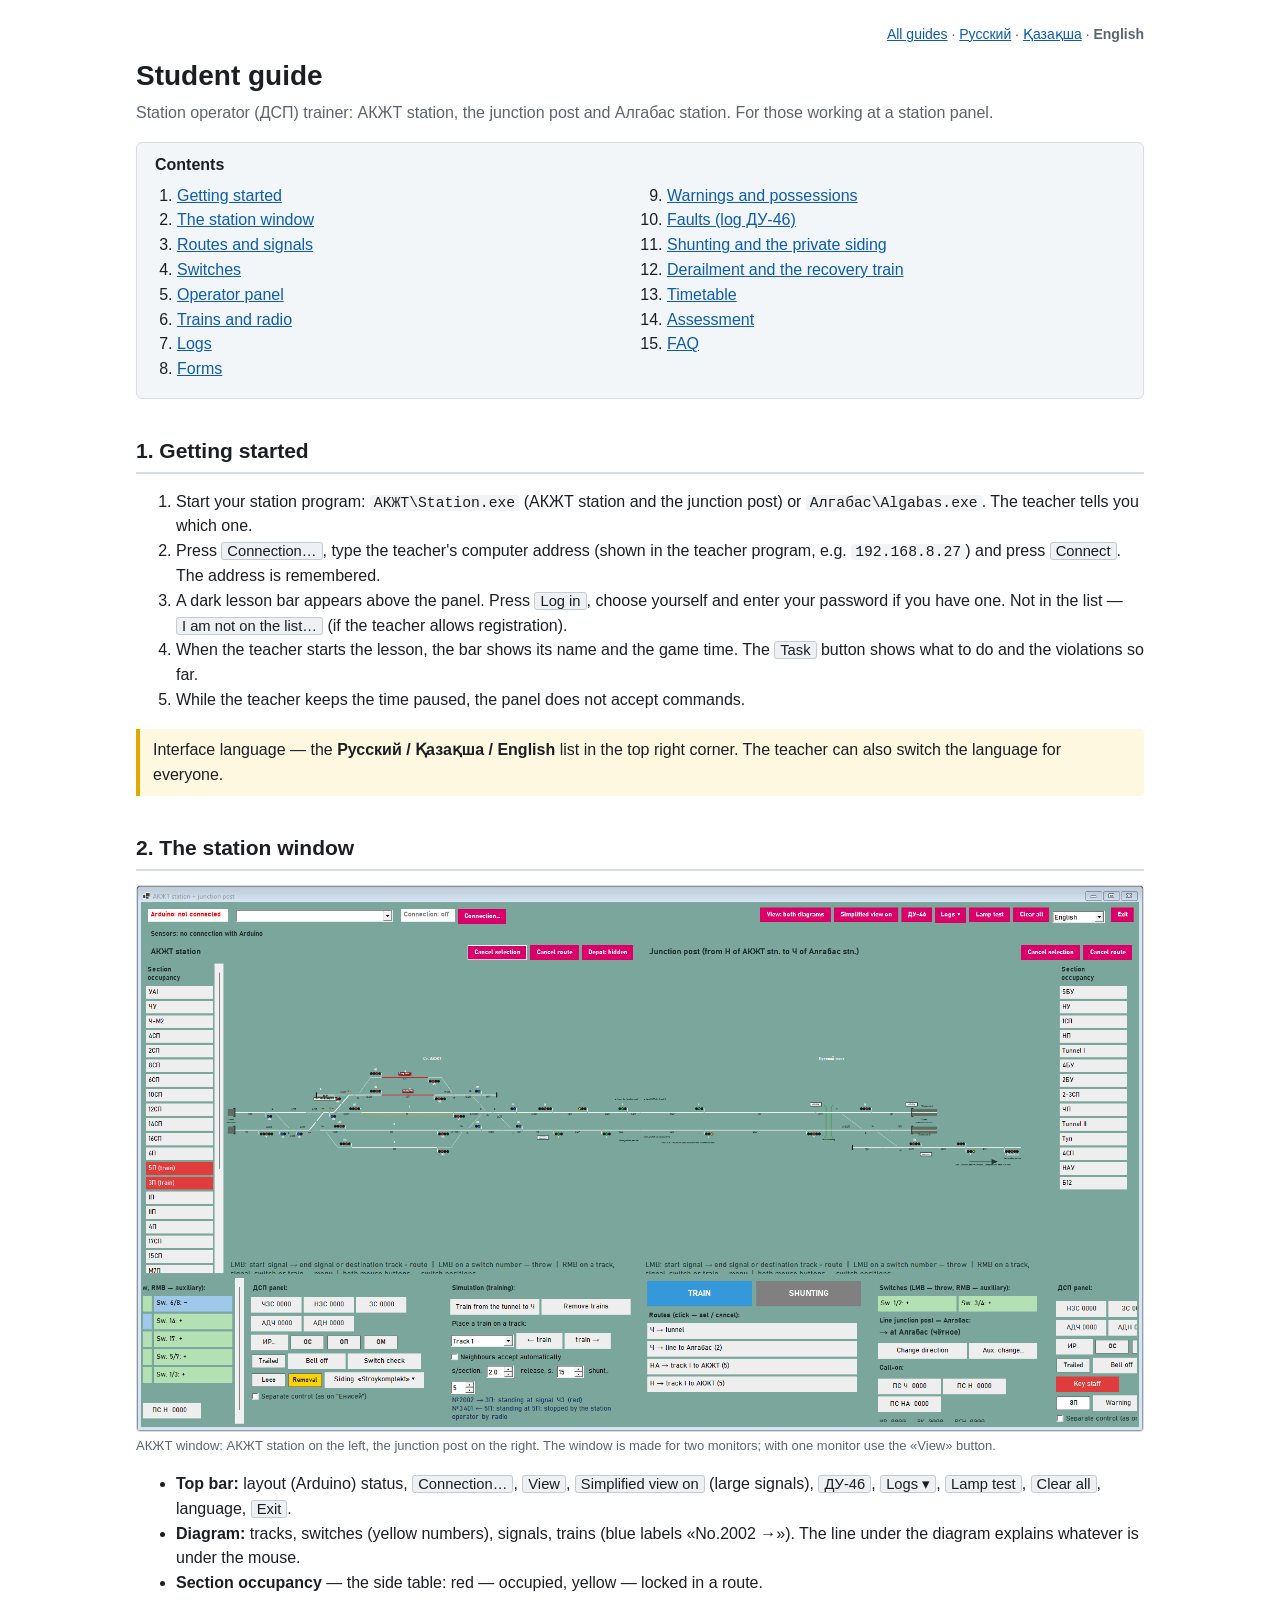
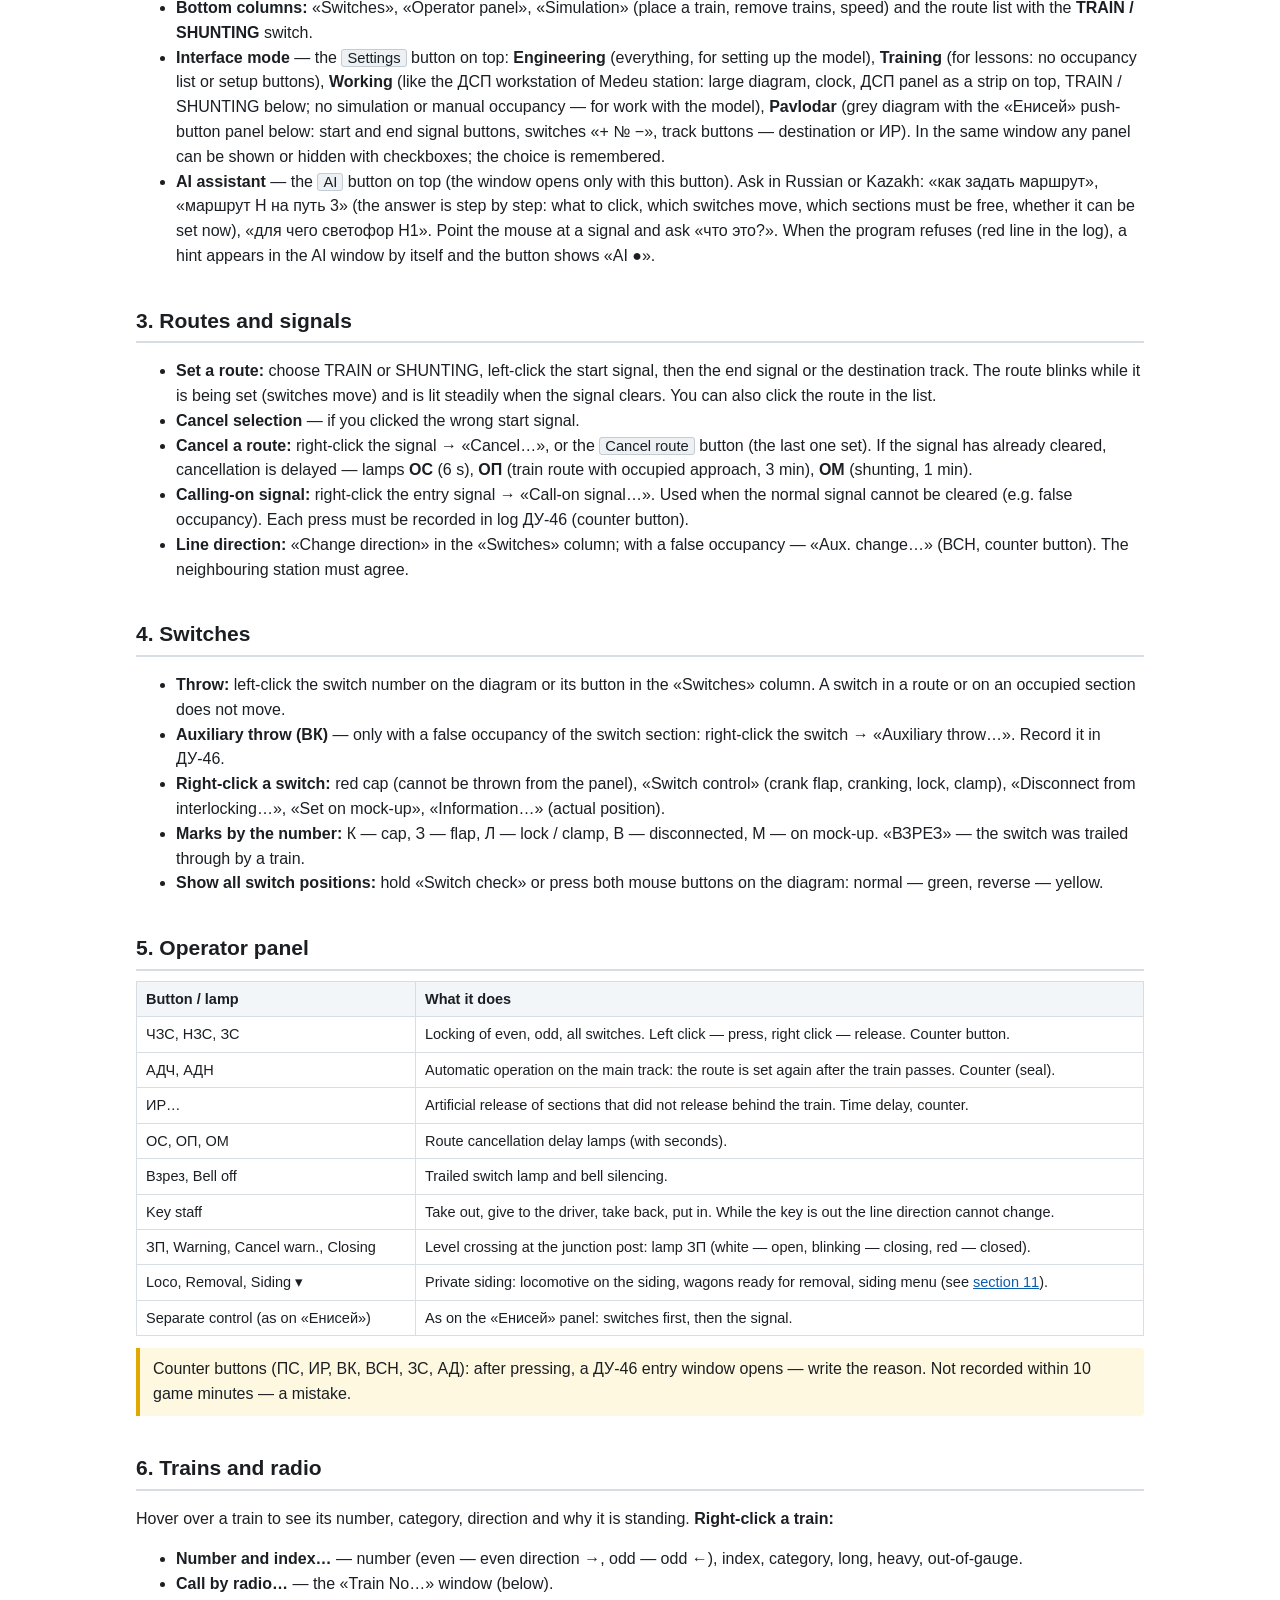
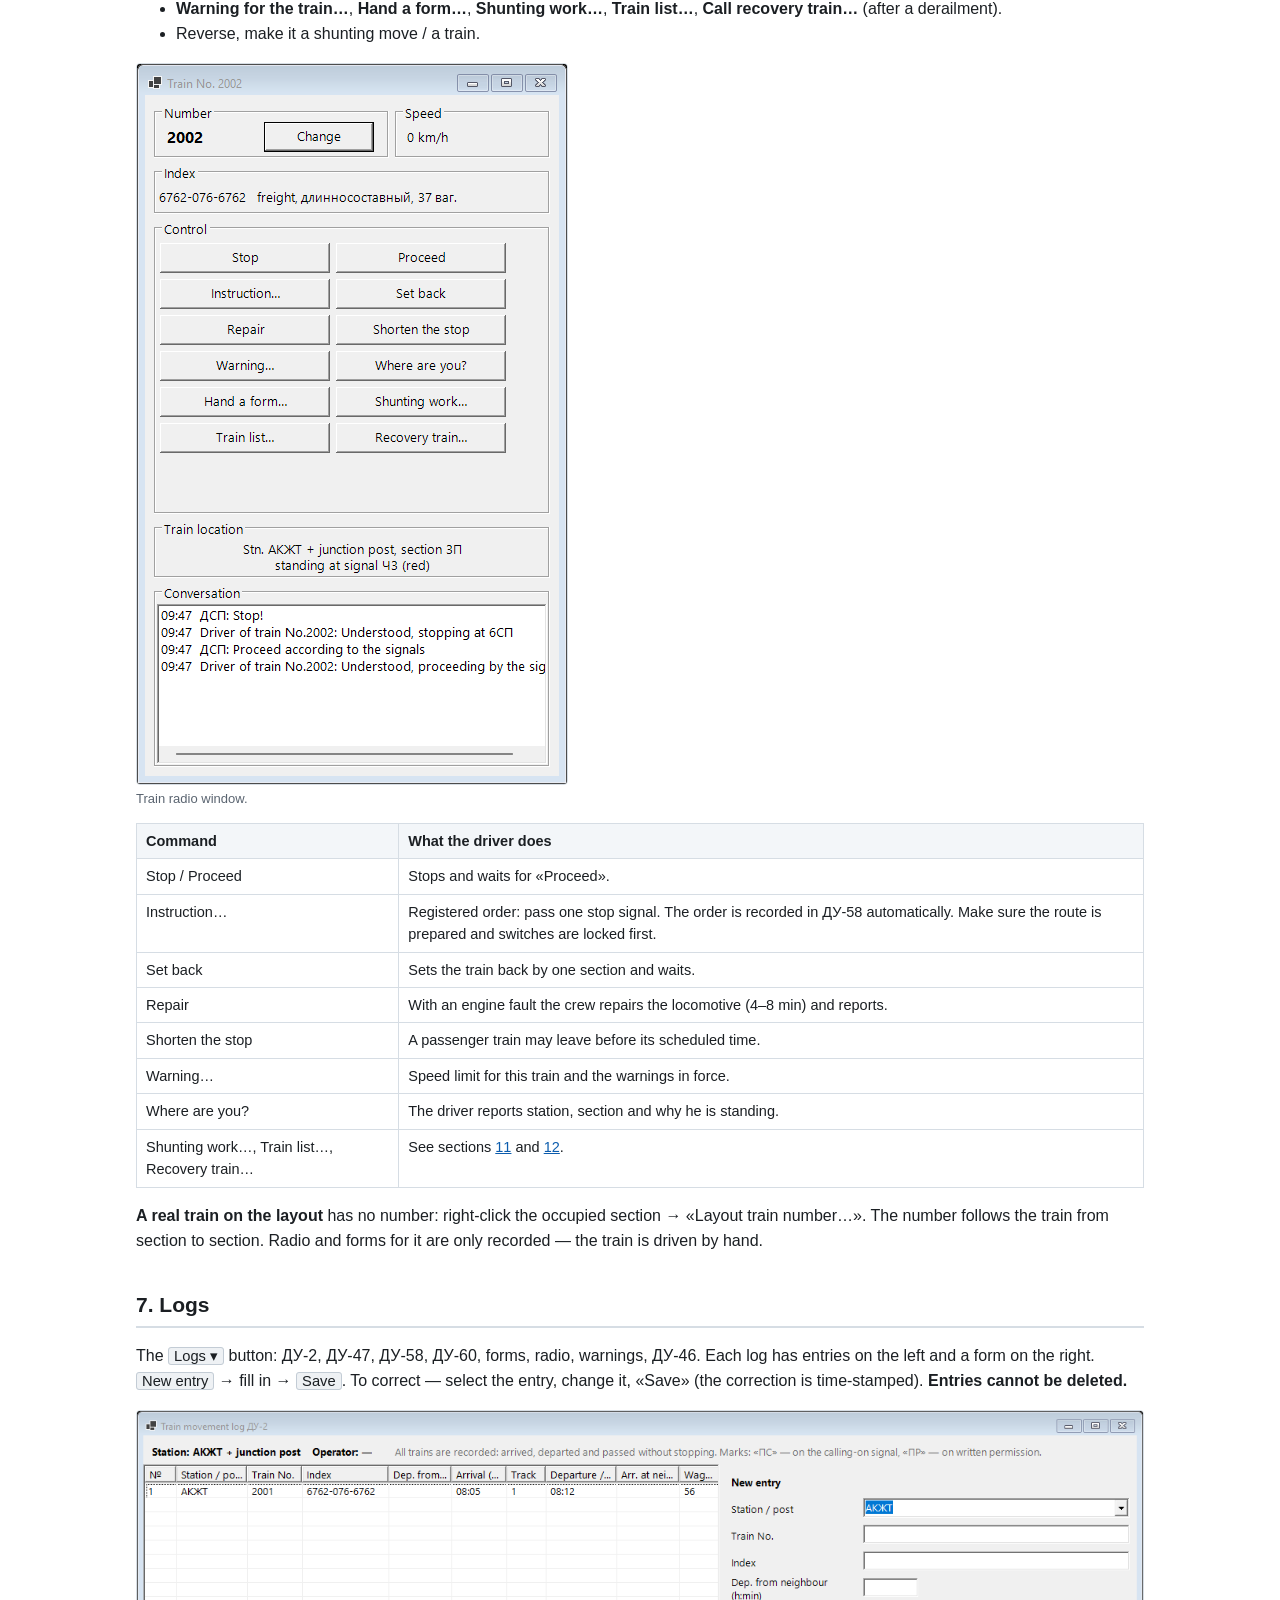
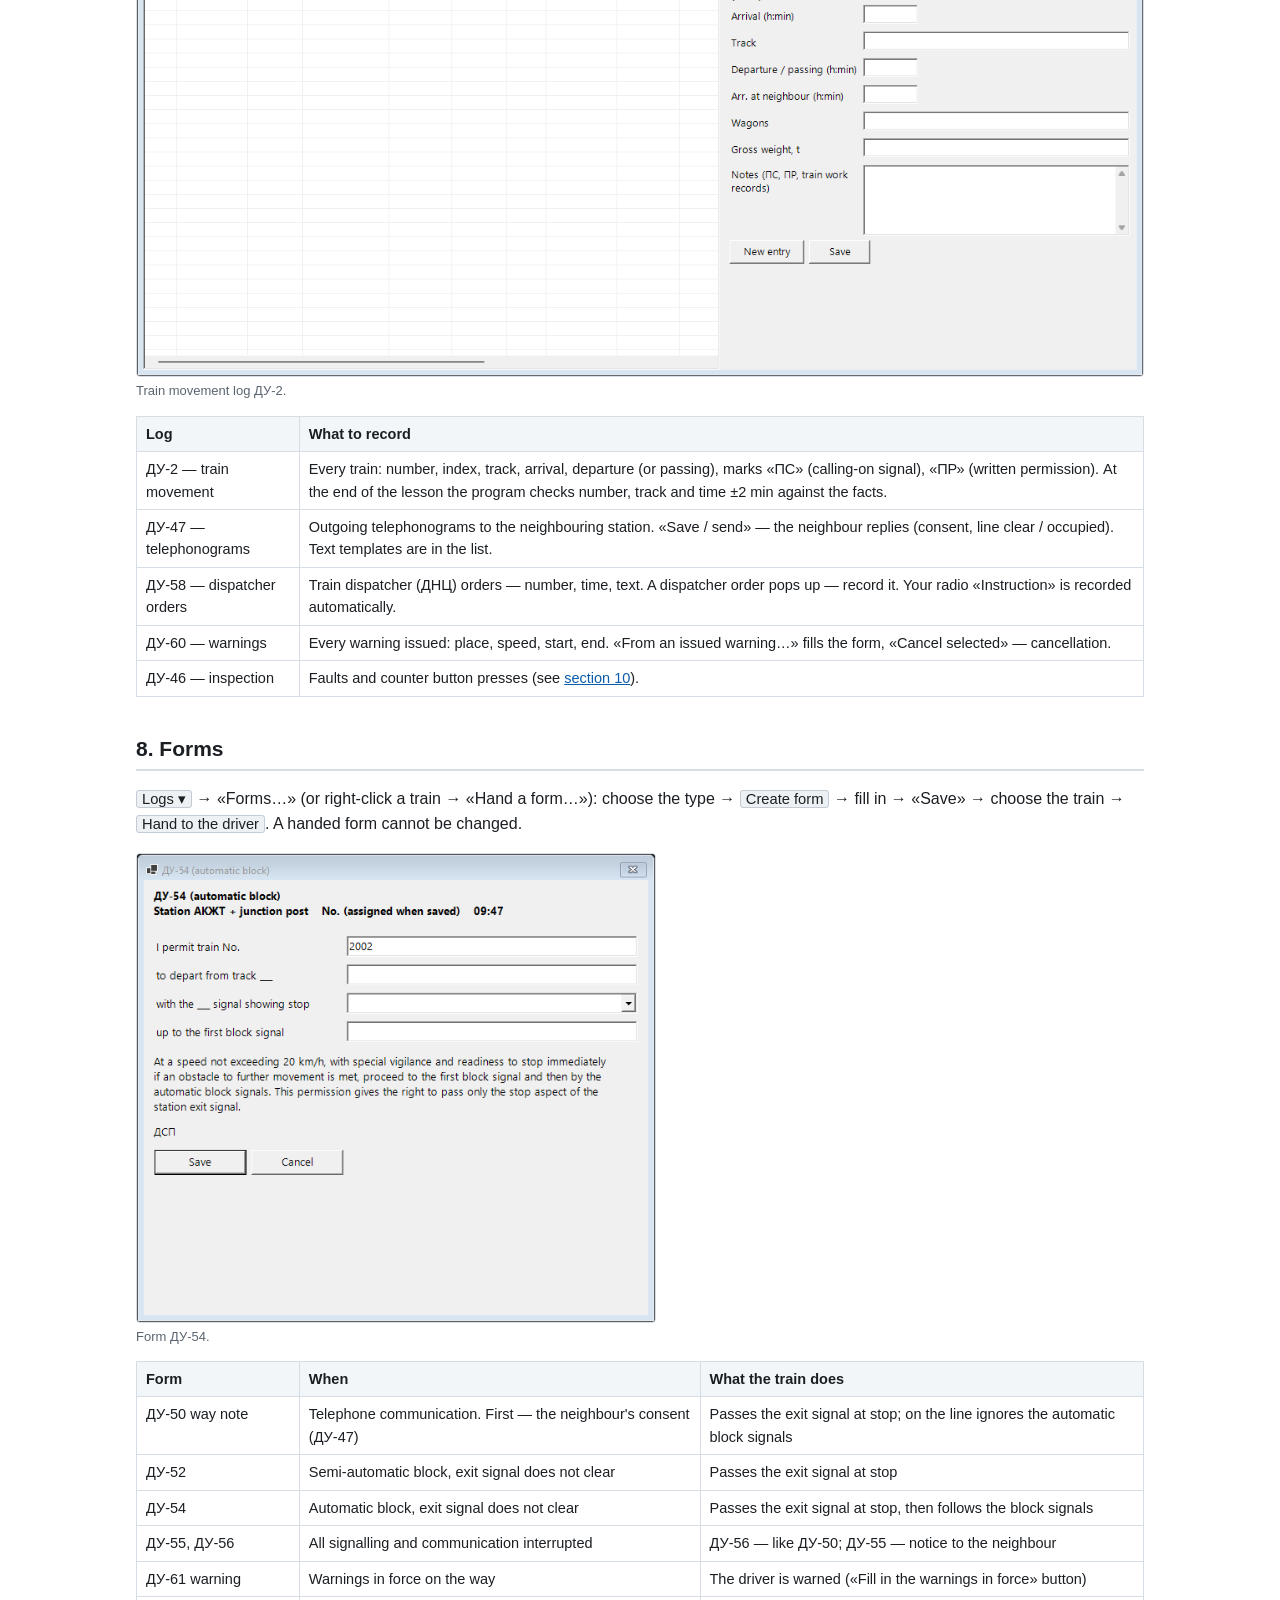
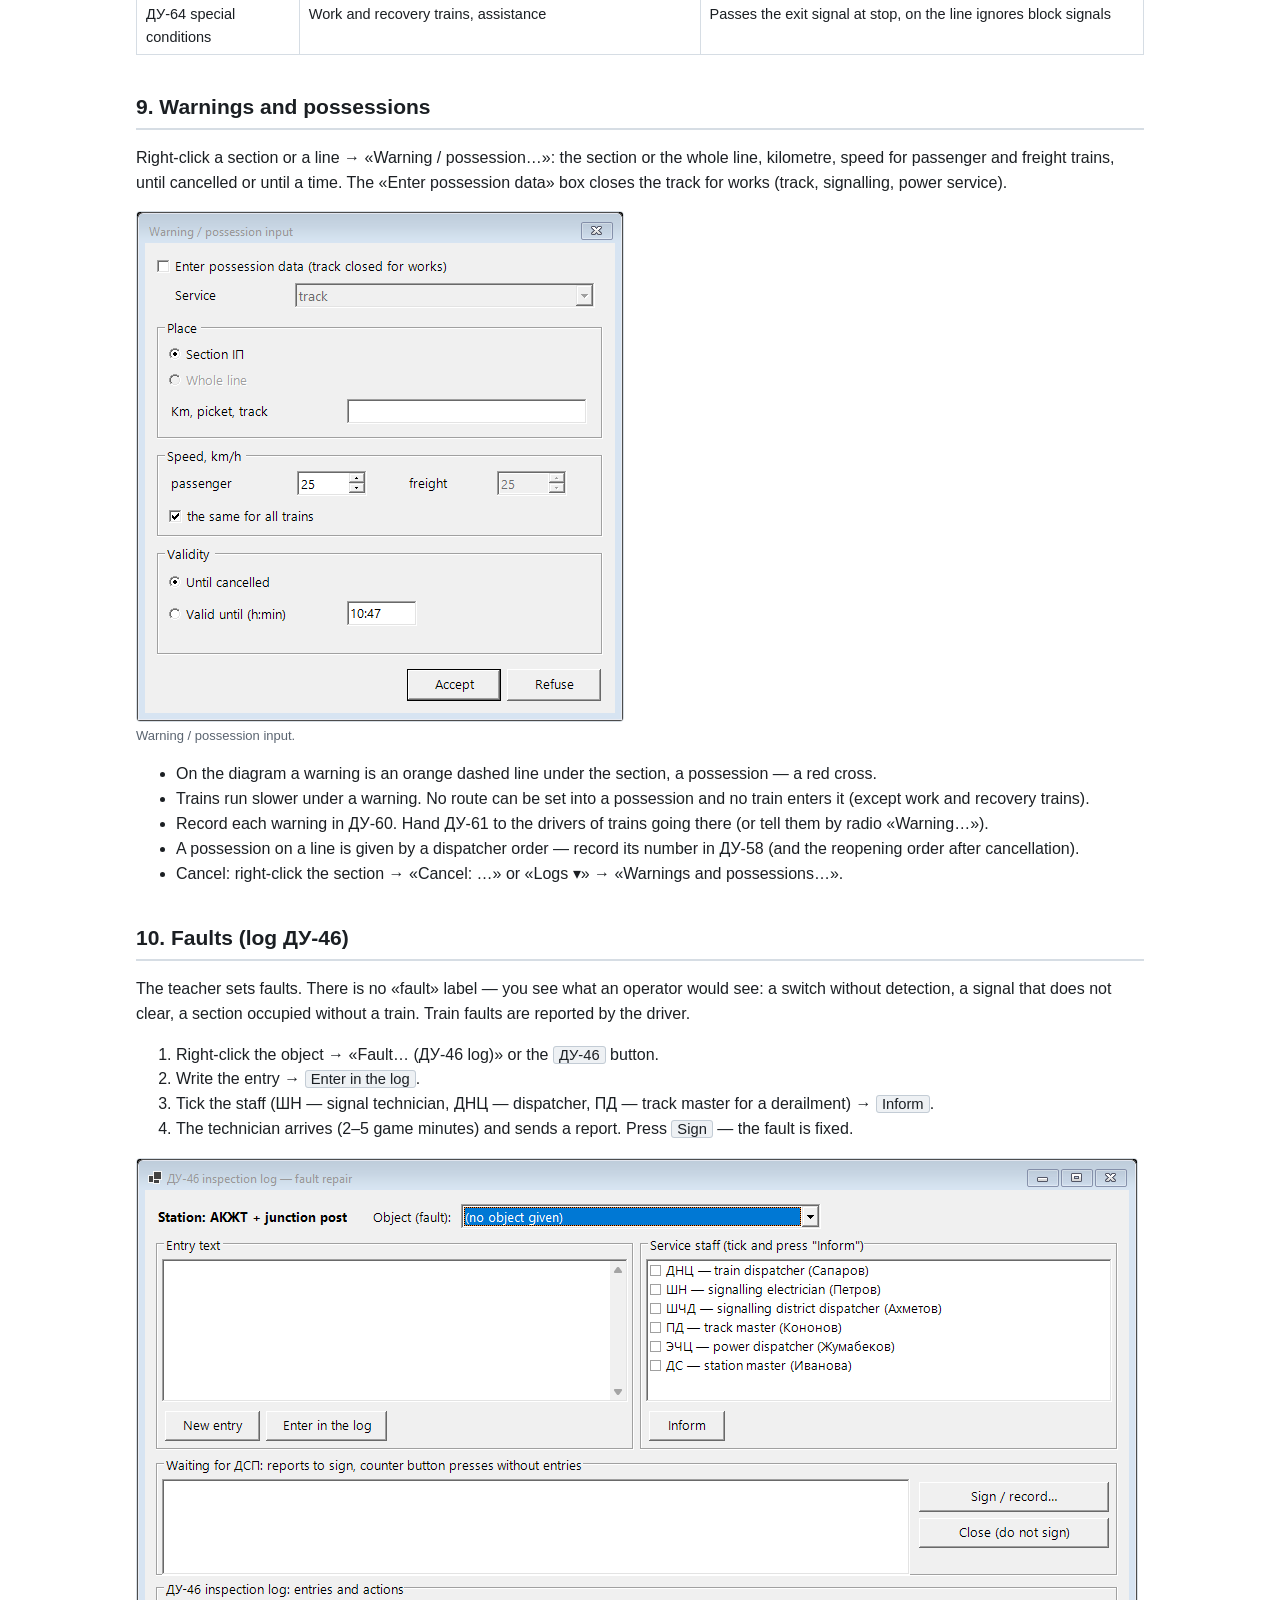
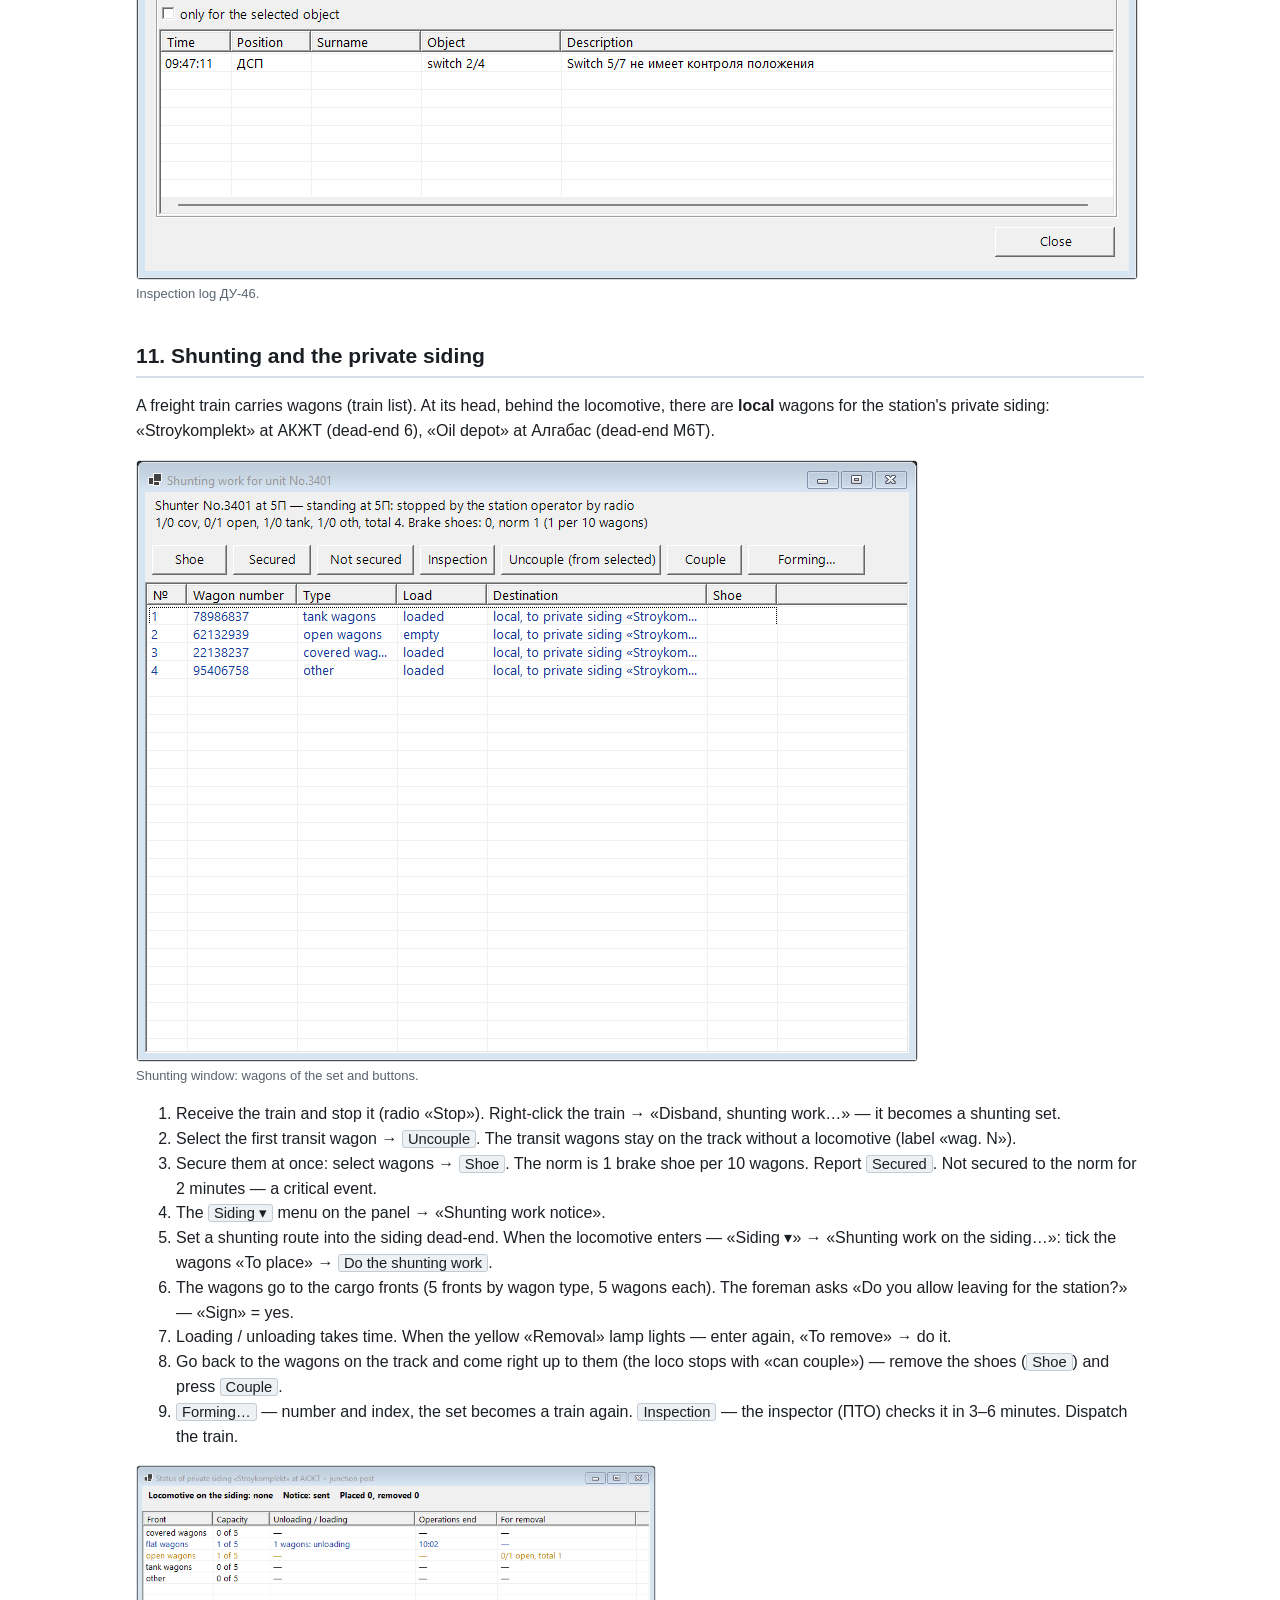
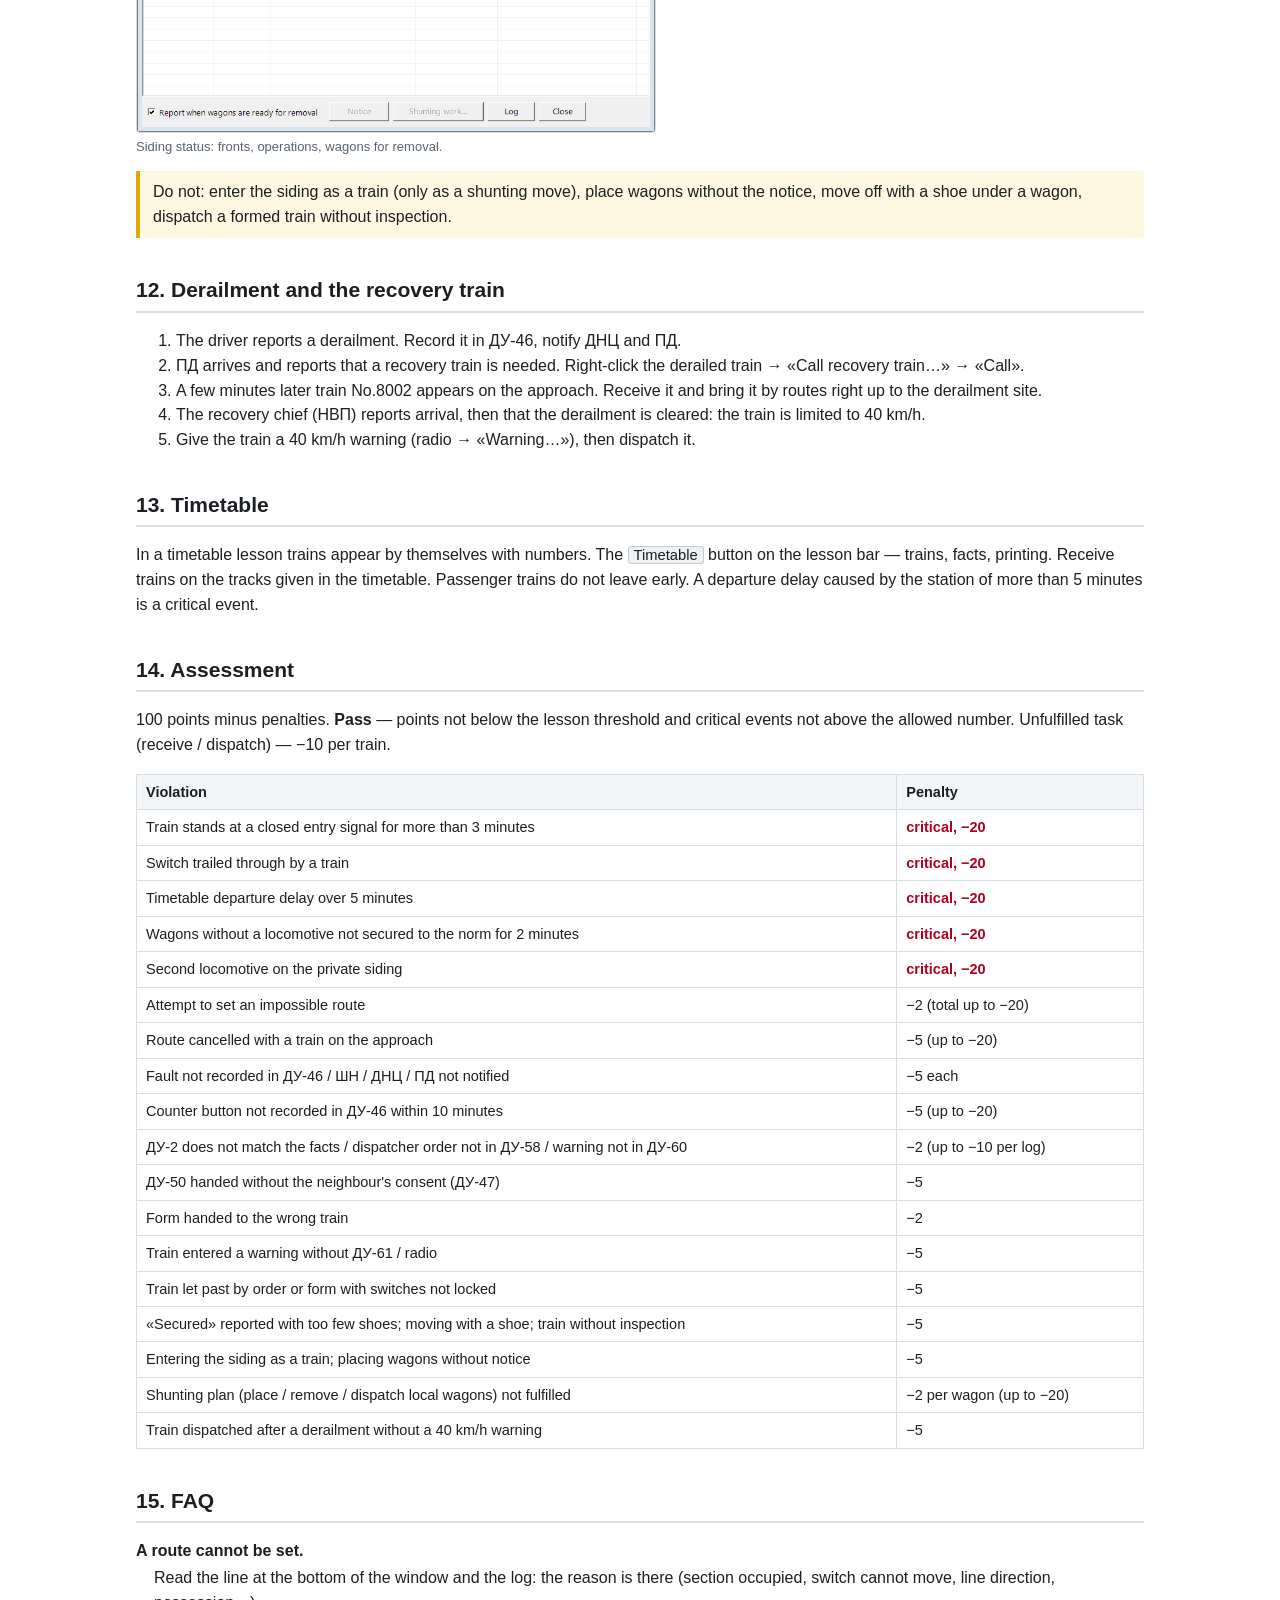
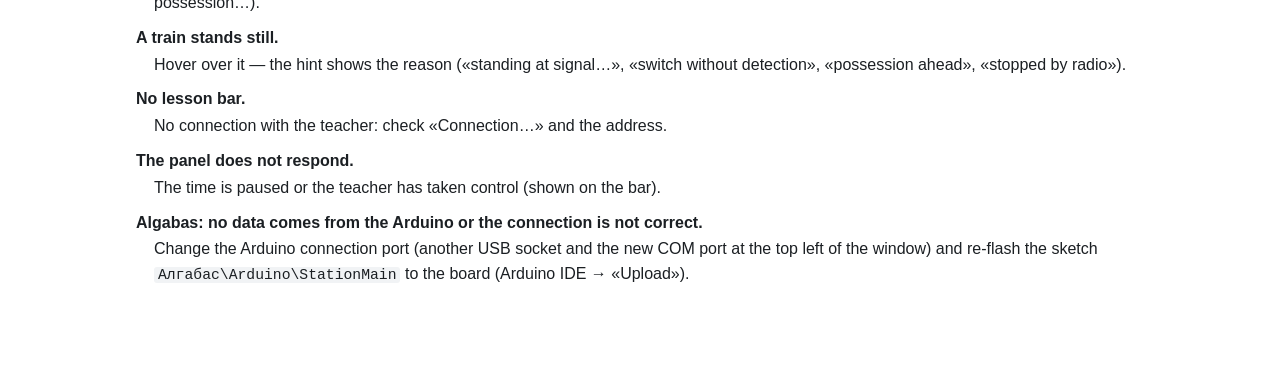
<file: Последняя программа/arnur/готовая_программа/Инструкции/student_en.html>
<!doctype html>
<html lang="en">
<head>
<meta charset="utf-8">
<meta name="viewport" content="width=device-width, initial-scale=1">
<title>Student guide — station operator trainer</title>
<link rel="stylesheet" href="style.css">
</head>
<body>
<main>
<nav class="lang"><a href="index.html">All guides</a> · <a href="student_ru.html">Русский</a> · <a href="student_kk.html">Қазақша</a> · <b>English</b></nav>
<h1>Student guide</h1>
<p class="sub">Station operator (ДСП) trainer: АКЖТ station, the junction post and Алгабас station. For those working at a station panel.</p>

<nav class="toc"><b>Contents</b>
<ol>
<li><a href="#start">Getting started</a></li>
<li><a href="#window">The station window</a></li>
<li><a href="#routes">Routes and signals</a></li>
<li><a href="#switches">Switches</a></li>
<li><a href="#panel">Operator panel</a></li>
<li><a href="#trains">Trains and radio</a></li>
<li><a href="#journals">Logs</a></li>
<li><a href="#blanks">Forms</a></li>
<li><a href="#warnings">Warnings and possessions</a></li>
<li><a href="#faults">Faults (log ДУ-46)</a></li>
<li><a href="#shunting">Shunting and the private siding</a></li>
<li><a href="#recovery">Derailment and the recovery train</a></li>
<li><a href="#schedule">Timetable</a></li>
<li><a href="#score">Assessment</a></li>
<li><a href="#faq">FAQ</a></li>
</ol></nav>

<h2 id="start">1. Getting started</h2>
<ol>
<li>Start your station program: <code>АКЖТ\Station.exe</code> (АКЖТ station and the junction post) or <code>Алгабас\Algabas.exe</code>. The teacher tells you which one.</li>
<li>Press <span class="btn">Connection…</span>, type the teacher's computer address (shown in the teacher program, e.g. <code>192.168.8.27</code>) and press <span class="btn">Connect</span>. The address is remembered.</li>
<li>A dark lesson bar appears above the panel. Press <span class="btn">Log in</span>, choose yourself and enter your password if you have one. Not in the list — <span class="btn">I am not on the list…</span> (if the teacher allows registration).</li>
<li>When the teacher starts the lesson, the bar shows its name and the game time. The <span class="btn">Task</span> button shows what to do and the violations so far.</li>
<li>While the teacher keeps the time paused, the panel does not accept commands.</li>
</ol>
<div class="note">Interface language — the <b>Русский / Қазақша / English</b> list in the top right corner. The teacher can also switch the language for everyone.</div>

<h2 id="window">2. The station window</h2>
<figure><img src="img/station_en.png" alt="АКЖТ station window"><figcaption>АКЖТ window: АКЖТ station on the left, the junction post on the right. The window is made for two monitors; with one monitor use the «View» button.</figcaption></figure>
<ul>
<li><b>Top bar:</b> layout (Arduino) status, <span class="btn">Connection…</span>, <span class="btn">View</span>, <span class="btn">Simplified view on</span> (large signals), <span class="btn">ДУ-46</span>, <span class="btn">Logs ▾</span>, <span class="btn">Lamp test</span>, <span class="btn">Clear all</span>, language, <span class="btn">Exit</span>.</li>
<li><b>Diagram:</b> tracks, switches (yellow numbers), signals, trains (blue labels «No.2002 →»). The line under the diagram explains whatever is under the mouse.</li>
<li><b>Section occupancy</b> — the side table: red — occupied, yellow — locked in a route.</li>
<li><b>Bottom columns:</b> «Switches», «Operator panel», «Simulation» (place a train, remove trains, speed) and the route list with the <b>TRAIN / SHUNTING</b> switch.</li>
<li><b>Interface mode</b> — the <span class="btn">Settings</span> button on top: <b>Engineering</b> (everything, for setting up the model), <b>Training</b> (for lessons: no occupancy list or setup buttons), <b>Working</b> (like the ДСП workstation of Medeu station: large diagram, clock, ДСП panel as a strip on top, TRAIN / SHUNTING below; no simulation or manual occupancy — for work with the model), <b>Pavlodar</b> (grey diagram with the «Енисей» push-button panel below: start and end signal buttons, switches «+ № −», track buttons — destination or ИР). In the same window any panel can be shown or hidden with checkboxes; the choice is remembered.</li>
<li><b>AI assistant</b> — the <span class="btn">AI</span> button on top (the window opens only with this button). Ask in Russian or Kazakh: «как задать маршрут», «маршрут Н на путь 3» (the answer is step by step: what to click, which switches move, which sections must be free, whether it can be set now), «для чего светофор Н1». Point the mouse at a signal and ask «что это?». When the program refuses (red line in the log), a hint appears in the AI window by itself and the button shows «AI ●».</li>
</ul>

<h2 id="routes">3. Routes and signals</h2>
<ul>
<li><b>Set a route:</b> choose TRAIN or SHUNTING, left-click the start signal, then the end signal or the destination track. The route blinks while it is being set (switches move) and is lit steadily when the signal clears. You can also click the route in the list.</li>
<li><b>Cancel selection</b> — if you clicked the wrong start signal.</li>
<li><b>Cancel a route:</b> right-click the signal → «Cancel…», or the <span class="btn">Cancel route</span> button (the last one set). If the signal has already cleared, cancellation is delayed — lamps <b>ОС</b> (6 s), <b>ОП</b> (train route with occupied approach, 3 min), <b>ОМ</b> (shunting, 1 min).</li>
<li><b>Calling-on signal:</b> right-click the entry signal → «Call-on signal…». Used when the normal signal cannot be cleared (e.g. false occupancy). Each press must be recorded in log ДУ-46 (counter button).</li>
<li><b>Line direction:</b> «Change direction» in the «Switches» column; with a false occupancy — «Aux. change…» (ВСН, counter button). The neighbouring station must agree.</li>
</ul>

<h2 id="switches">4. Switches</h2>
<ul>
<li><b>Throw:</b> left-click the switch number on the diagram or its button in the «Switches» column. A switch in a route or on an occupied section does not move.</li>
<li><b>Auxiliary throw (ВК)</b> — only with a false occupancy of the switch section: right-click the switch → «Auxiliary throw…». Record it in ДУ-46.</li>
<li><b>Right-click a switch:</b> red cap (cannot be thrown from the panel), «Switch control» (crank flap, cranking, lock, clamp), «Disconnect from interlocking…», «Set on mock-up», «Information…» (actual position).</li>
<li><b>Marks by the number:</b> К — cap, З — flap, Л — lock / clamp, В — disconnected, М — on mock-up. «ВЗРЕЗ» — the switch was trailed through by a train.</li>
<li><b>Show all switch positions:</b> hold «Switch check» or press both mouse buttons on the diagram: normal — green, reverse — yellow.</li>
</ul>

<h2 id="panel">5. Operator panel</h2>
<table>
<tr><th>Button / lamp</th><th>What it does</th></tr>
<tr><td>ЧЗС, НЗС, ЗС</td><td>Locking of even, odd, all switches. Left click — press, right click — release. Counter button.</td></tr>
<tr><td>АДЧ, АДН</td><td>Automatic operation on the main track: the route is set again after the train passes. Counter (seal).</td></tr>
<tr><td>ИР…</td><td>Artificial release of sections that did not release behind the train. Time delay, counter.</td></tr>
<tr><td>ОС, ОП, ОМ</td><td>Route cancellation delay lamps (with seconds).</td></tr>
<tr><td>Взрез, Bell off</td><td>Trailed switch lamp and bell silencing.</td></tr>
<tr><td>Key staff</td><td>Take out, give to the driver, take back, put in. While the key is out the line direction cannot change.</td></tr>
<tr><td>ЗП, Warning, Cancel warn., Closing</td><td>Level crossing at the junction post: lamp ЗП (white — open, blinking — closing, red — closed).</td></tr>
<tr><td>Loco, Removal, Siding ▾</td><td>Private siding: locomotive on the siding, wagons ready for removal, siding menu (see <a href="#shunting">section 11</a>).</td></tr>
<tr><td>Separate control (as on «Енисей»)</td><td>As on the «Енисей» panel: switches first, then the signal.</td></tr>
</table>
<div class="note">Counter buttons (ПС, ИР, ВК, ВСН, ЗС, АД): after pressing, a ДУ-46 entry window opens — write the reason. Not recorded within 10 game minutes — a mistake.</div>

<h2 id="trains">6. Trains and radio</h2>
<p>Hover over a train to see its number, category, direction and why it is standing. <b>Right-click a train:</b></p>
<ul>
<li><b>Number and index…</b> — number (even — even direction →, odd — odd ←), index, category, long, heavy, out-of-gauge.</li>
<li><b>Call by radio…</b> — the «Train No…» window (below).</li>
<li><b>Warning for the train…</b>, <b>Hand a form…</b>, <b>Shunting work…</b>, <b>Train list…</b>, <b>Call recovery train…</b> (after a derailment).</li>
<li>Reverse, make it a shunting move / a train.</li>
</ul>
<figure class="small"><img src="img/radio_en.png" alt="Train radio"><figcaption>Train radio window.</figcaption></figure>
<table>
<tr><th>Command</th><th>What the driver does</th></tr>
<tr><td>Stop / Proceed</td><td>Stops and waits for «Proceed».</td></tr>
<tr><td>Instruction…</td><td>Registered order: pass one stop signal. The order is recorded in ДУ-58 automatically. Make sure the route is prepared and switches are locked first.</td></tr>
<tr><td>Set back</td><td>Sets the train back by one section and waits.</td></tr>
<tr><td>Repair</td><td>With an engine fault the crew repairs the locomotive (4–8 min) and reports.</td></tr>
<tr><td>Shorten the stop</td><td>A passenger train may leave before its scheduled time.</td></tr>
<tr><td>Warning…</td><td>Speed limit for this train and the warnings in force.</td></tr>
<tr><td>Where are you?</td><td>The driver reports station, section and why he is standing.</td></tr>
<tr><td>Shunting work…, Train list…, Recovery train…</td><td>See sections <a href="#shunting">11</a> and <a href="#recovery">12</a>.</td></tr>
</table>
<p><b>A real train on the layout</b> has no number: right-click the occupied section → «Layout train number…». The number follows the train from section to section. Radio and forms for it are only recorded — the train is driven by hand.</p>

<h2 id="journals">7. Logs</h2>
<p>The <span class="btn">Logs ▾</span> button: ДУ-2, ДУ-47, ДУ-58, ДУ-60, forms, radio, warnings, ДУ-46. Each log has entries on the left and a form on the right. <span class="btn">New entry</span> → fill in → <span class="btn">Save</span>. To correct — select the entry, change it, «Save» (the correction is time-stamped). <b>Entries cannot be deleted.</b></p>
<figure><img src="img/du2_en.png" alt="Log ДУ-2"><figcaption>Train movement log ДУ-2.</figcaption></figure>
<table>
<tr><th>Log</th><th>What to record</th></tr>
<tr><td>ДУ-2 — train movement</td><td>Every train: number, index, track, arrival, departure (or passing), marks «ПС» (calling-on signal), «ПР» (written permission). At the end of the lesson the program checks number, track and time ±2 min against the facts.</td></tr>
<tr><td>ДУ-47 — telephonograms</td><td>Outgoing telephonograms to the neighbouring station. «Save / send» — the neighbour replies (consent, line clear / occupied). Text templates are in the list.</td></tr>
<tr><td>ДУ-58 — dispatcher orders</td><td>Train dispatcher (ДНЦ) orders — number, time, text. A dispatcher order pops up — record it. Your radio «Instruction» is recorded automatically.</td></tr>
<tr><td>ДУ-60 — warnings</td><td>Every warning issued: place, speed, start, end. «From an issued warning…» fills the form, «Cancel selected» — cancellation.</td></tr>
<tr><td>ДУ-46 — inspection</td><td>Faults and counter button presses (see <a href="#faults">section 10</a>).</td></tr>
</table>

<h2 id="blanks">8. Forms</h2>
<p><span class="btn">Logs ▾</span> → «Forms…» (or right-click a train → «Hand a form…»): choose the type → <span class="btn">Create form</span> → fill in → «Save» → choose the train → <span class="btn">Hand to the driver</span>. A handed form cannot be changed.</p>
<figure class="small"><img src="img/du54_en.png" alt="Form ДУ-54"><figcaption>Form ДУ-54.</figcaption></figure>
<table>
<tr><th>Form</th><th>When</th><th>What the train does</th></tr>
<tr><td>ДУ-50 way note</td><td>Telephone communication. First — the neighbour's consent (ДУ-47)</td><td>Passes the exit signal at stop; on the line ignores the automatic block signals</td></tr>
<tr><td>ДУ-52</td><td>Semi-automatic block, exit signal does not clear</td><td>Passes the exit signal at stop</td></tr>
<tr><td>ДУ-54</td><td>Automatic block, exit signal does not clear</td><td>Passes the exit signal at stop, then follows the block signals</td></tr>
<tr><td>ДУ-55, ДУ-56</td><td>All signalling and communication interrupted</td><td>ДУ-56 — like ДУ-50; ДУ-55 — notice to the neighbour</td></tr>
<tr><td>ДУ-61 warning</td><td>Warnings in force on the way</td><td>The driver is warned («Fill in the warnings in force» button)</td></tr>
<tr><td>ДУ-64 special conditions</td><td>Work and recovery trains, assistance</td><td>Passes the exit signal at stop, on the line ignores block signals</td></tr>
</table>

<h2 id="warnings">9. Warnings and possessions</h2>
<p>Right-click a section or a line → «Warning / possession…»: the section or the whole line, kilometre, speed for passenger and freight trains, until cancelled or until a time. The «Enter possession data» box closes the track for works (track, signalling, power service).</p>
<figure class="small"><img src="img/restriction_en.png" alt="Warning input"><figcaption>Warning / possession input.</figcaption></figure>
<ul>
<li>On the diagram a warning is an orange dashed line under the section, a possession — a red cross.</li>
<li>Trains run slower under a warning. No route can be set into a possession and no train enters it (except work and recovery trains).</li>
<li>Record each warning in ДУ-60. Hand ДУ-61 to the drivers of trains going there (or tell them by radio «Warning…»).</li>
<li>A possession on a line is given by a dispatcher order — record its number in ДУ-58 (and the reopening order after cancellation).</li>
<li>Cancel: right-click the section → «Cancel: …» or «Logs ▾» → «Warnings and possessions…».</li>
</ul>

<h2 id="faults">10. Faults (log ДУ-46)</h2>
<p>The teacher sets faults. There is no «fault» label — you see what an operator would see: a switch without detection, a signal that does not clear, a section occupied without a train. Train faults are reported by the driver.</p>
<ol>
<li>Right-click the object → «Fault… (ДУ-46 log)» or the <span class="btn">ДУ-46</span> button.</li>
<li>Write the entry → <span class="btn">Enter in the log</span>.</li>
<li>Tick the staff (ШН — signal technician, ДНЦ — dispatcher, ПД — track master for a derailment) → <span class="btn">Inform</span>.</li>
<li>The technician arrives (2–5 game minutes) and sends a report. Press <span class="btn">Sign</span> — the fault is fixed.</li>
</ol>
<figure><img src="img/du46_en.png" alt="ДУ-46"><figcaption>Inspection log ДУ-46.</figcaption></figure>

<h2 id="shunting">11. Shunting and the private siding</h2>
<p>A freight train carries wagons (train list). At its head, behind the locomotive, there are <b>local</b> wagons for the station's private siding: «Stroykomplekt» at АКЖТ (dead-end 6), «Oil depot» at Алгабас (dead-end М6Т).</p>
<figure><img src="img/shunt_en.png" alt="Shunting work"><figcaption>Shunting window: wagons of the set and buttons.</figcaption></figure>
<ol>
<li>Receive the train and stop it (radio «Stop»). Right-click the train → «Disband, shunting work…» — it becomes a shunting set.</li>
<li>Select the first transit wagon → <span class="btn">Uncouple</span>. The transit wagons stay on the track without a locomotive (label «wag. N»).</li>
<li>Secure them at once: select wagons → <span class="btn">Shoe</span>. The norm is 1 brake shoe per 10 wagons. Report <span class="btn">Secured</span>. Not secured to the norm for 2 minutes — a critical event.</li>
<li>The <span class="btn">Siding ▾</span> menu on the panel → «Shunting work notice».</li>
<li>Set a shunting route into the siding dead-end. When the locomotive enters — «Siding ▾» → «Shunting work on the siding…»: tick the wagons «To place» → <span class="btn">Do the shunting work</span>.</li>
<li>The wagons go to the cargo fronts (5 fronts by wagon type, 5 wagons each). The foreman asks «Do you allow leaving for the station?» — «Sign» = yes.</li>
<li>Loading / unloading takes time. When the yellow «Removal» lamp lights — enter again, «To remove» → do it.</li>
<li>Go back to the wagons on the track and come right up to them (the loco stops with «can couple») — remove the shoes (<span class="btn">Shoe</span>) and press <span class="btn">Couple</span>.</li>
<li><span class="btn">Forming…</span> — number and index, the set becomes a train again. <span class="btn">Inspection</span> — the inspector (ПТО) checks it in 3–6 minutes. Dispatch the train.</li>
</ol>
<figure class="small"><img src="img/pnp_en.png" alt="Siding status"><figcaption>Siding status: fronts, operations, wagons for removal.</figcaption></figure>
<div class="note">Do not: enter the siding as a train (only as a shunting move), place wagons without the notice, move off with a shoe under a wagon, dispatch a formed train without inspection.</div>

<h2 id="recovery">12. Derailment and the recovery train</h2>
<ol>
<li>The driver reports a derailment. Record it in ДУ-46, notify ДНЦ and ПД.</li>
<li>ПД arrives and reports that a recovery train is needed. Right-click the derailed train → «Call recovery train…» → «Call».</li>
<li>A few minutes later train No.8002 appears on the approach. Receive it and bring it by routes right up to the derailment site.</li>
<li>The recovery chief (НВП) reports arrival, then that the derailment is cleared: the train is limited to 40 km/h.</li>
<li>Give the train a 40 km/h warning (radio → «Warning…»), then dispatch it.</li>
</ol>

<h2 id="schedule">13. Timetable</h2>
<p>In a timetable lesson trains appear by themselves with numbers. The <span class="btn">Timetable</span> button on the lesson bar — trains, facts, printing. Receive trains on the tracks given in the timetable. Passenger trains do not leave early. A departure delay caused by the station of more than 5 minutes is a critical event.</p>

<h2 id="score">14. Assessment</h2>
<p>100 points minus penalties. <b>Pass</b> — points not below the lesson threshold and critical events not above the allowed number. Unfulfilled task (receive / dispatch) — −10 per train.</p>
<table>
<tr><th>Violation</th><th>Penalty</th></tr>
<tr><td>Train stands at a closed entry signal for more than 3 minutes</td><td class="crit">critical, −20</td></tr>
<tr><td>Switch trailed through by a train</td><td class="crit">critical, −20</td></tr>
<tr><td>Timetable departure delay over 5 minutes</td><td class="crit">critical, −20</td></tr>
<tr><td>Wagons without a locomotive not secured to the norm for 2 minutes</td><td class="crit">critical, −20</td></tr>
<tr><td>Second locomotive on the private siding</td><td class="crit">critical, −20</td></tr>
<tr><td>Attempt to set an impossible route</td><td>−2 (total up to −20)</td></tr>
<tr><td>Route cancelled with a train on the approach</td><td>−5 (up to −20)</td></tr>
<tr><td>Fault not recorded in ДУ-46 / ШН / ДНЦ / ПД not notified</td><td>−5 each</td></tr>
<tr><td>Counter button not recorded in ДУ-46 within 10 minutes</td><td>−5 (up to −20)</td></tr>
<tr><td>ДУ-2 does not match the facts / dispatcher order not in ДУ-58 / warning not in ДУ-60</td><td>−2 (up to −10 per log)</td></tr>
<tr><td>ДУ-50 handed without the neighbour's consent (ДУ-47)</td><td>−5</td></tr>
<tr><td>Form handed to the wrong train</td><td>−2</td></tr>
<tr><td>Train entered a warning without ДУ-61 / radio</td><td>−5</td></tr>
<tr><td>Train let past by order or form with switches not locked</td><td>−5</td></tr>
<tr><td>«Secured» reported with too few shoes; moving with a shoe; train without inspection</td><td>−5</td></tr>
<tr><td>Entering the siding as a train; placing wagons without notice</td><td>−5</td></tr>
<tr><td>Shunting plan (place / remove / dispatch local wagons) not fulfilled</td><td>−2 per wagon (up to −20)</td></tr>
<tr><td>Train dispatched after a derailment without a 40 km/h warning</td><td>−5</td></tr>
</table>

<h2 id="faq">15. FAQ</h2>
<dl>
<dt>A route cannot be set.</dt><dd>Read the line at the bottom of the window and the log: the reason is there (section occupied, switch cannot move, line direction, possession…).</dd>
<dt>A train stands still.</dt><dd>Hover over it — the hint shows the reason («standing at signal…», «switch without detection», «possession ahead», «stopped by radio»).</dd>
<dt>No lesson bar.</dt><dd>No connection with the teacher: check «Connection…» and the address.</dd>
<dt>The panel does not respond.</dt><dd>The time is paused or the teacher has taken control (shown on the bar).</dd>
<dt>Algabas: no data comes from the Arduino or the connection is not correct.</dt><dd>Change the Arduino connection port (another USB socket and the new COM port at the top left of the window) and re-flash the sketch <code>Алгабас\Arduino\StationMain</code> to the board (Arduino IDE → «Upload»).</dd>
</dl>
</main>
</body>
</html>
</file>
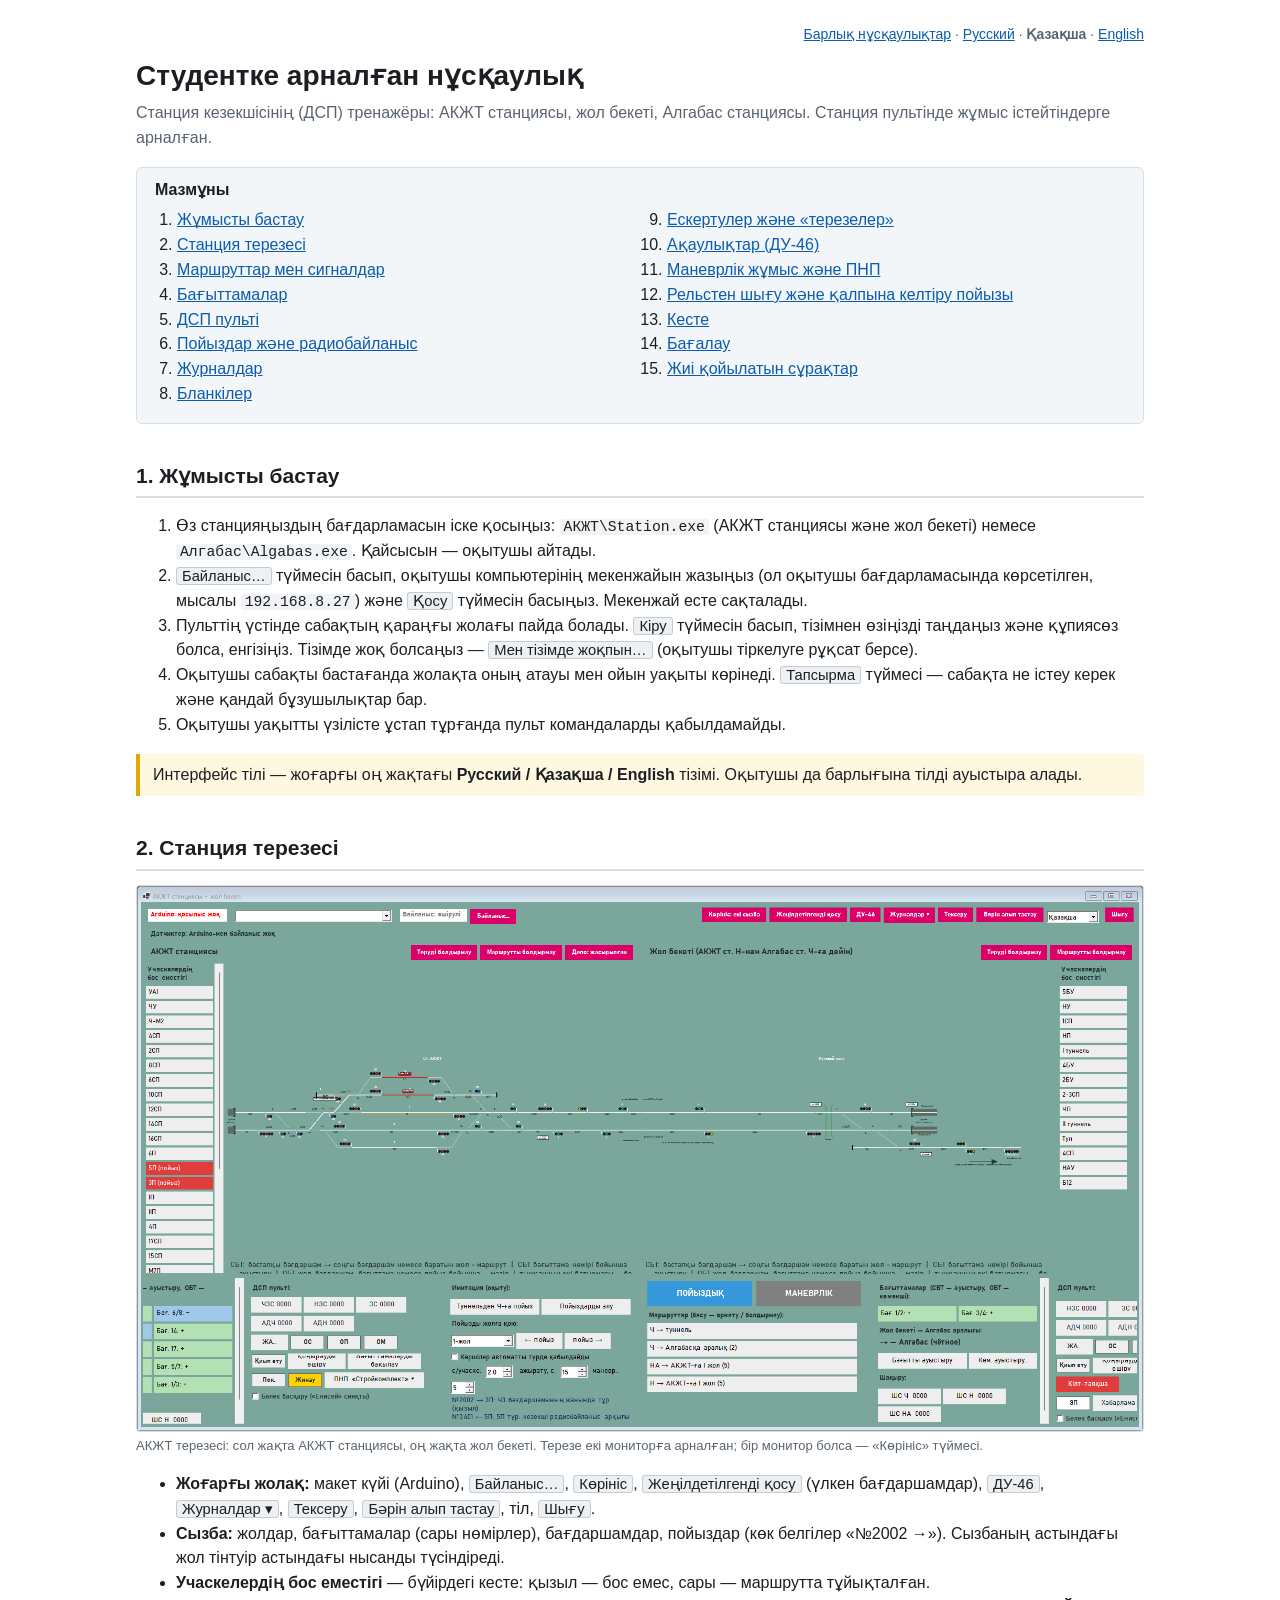
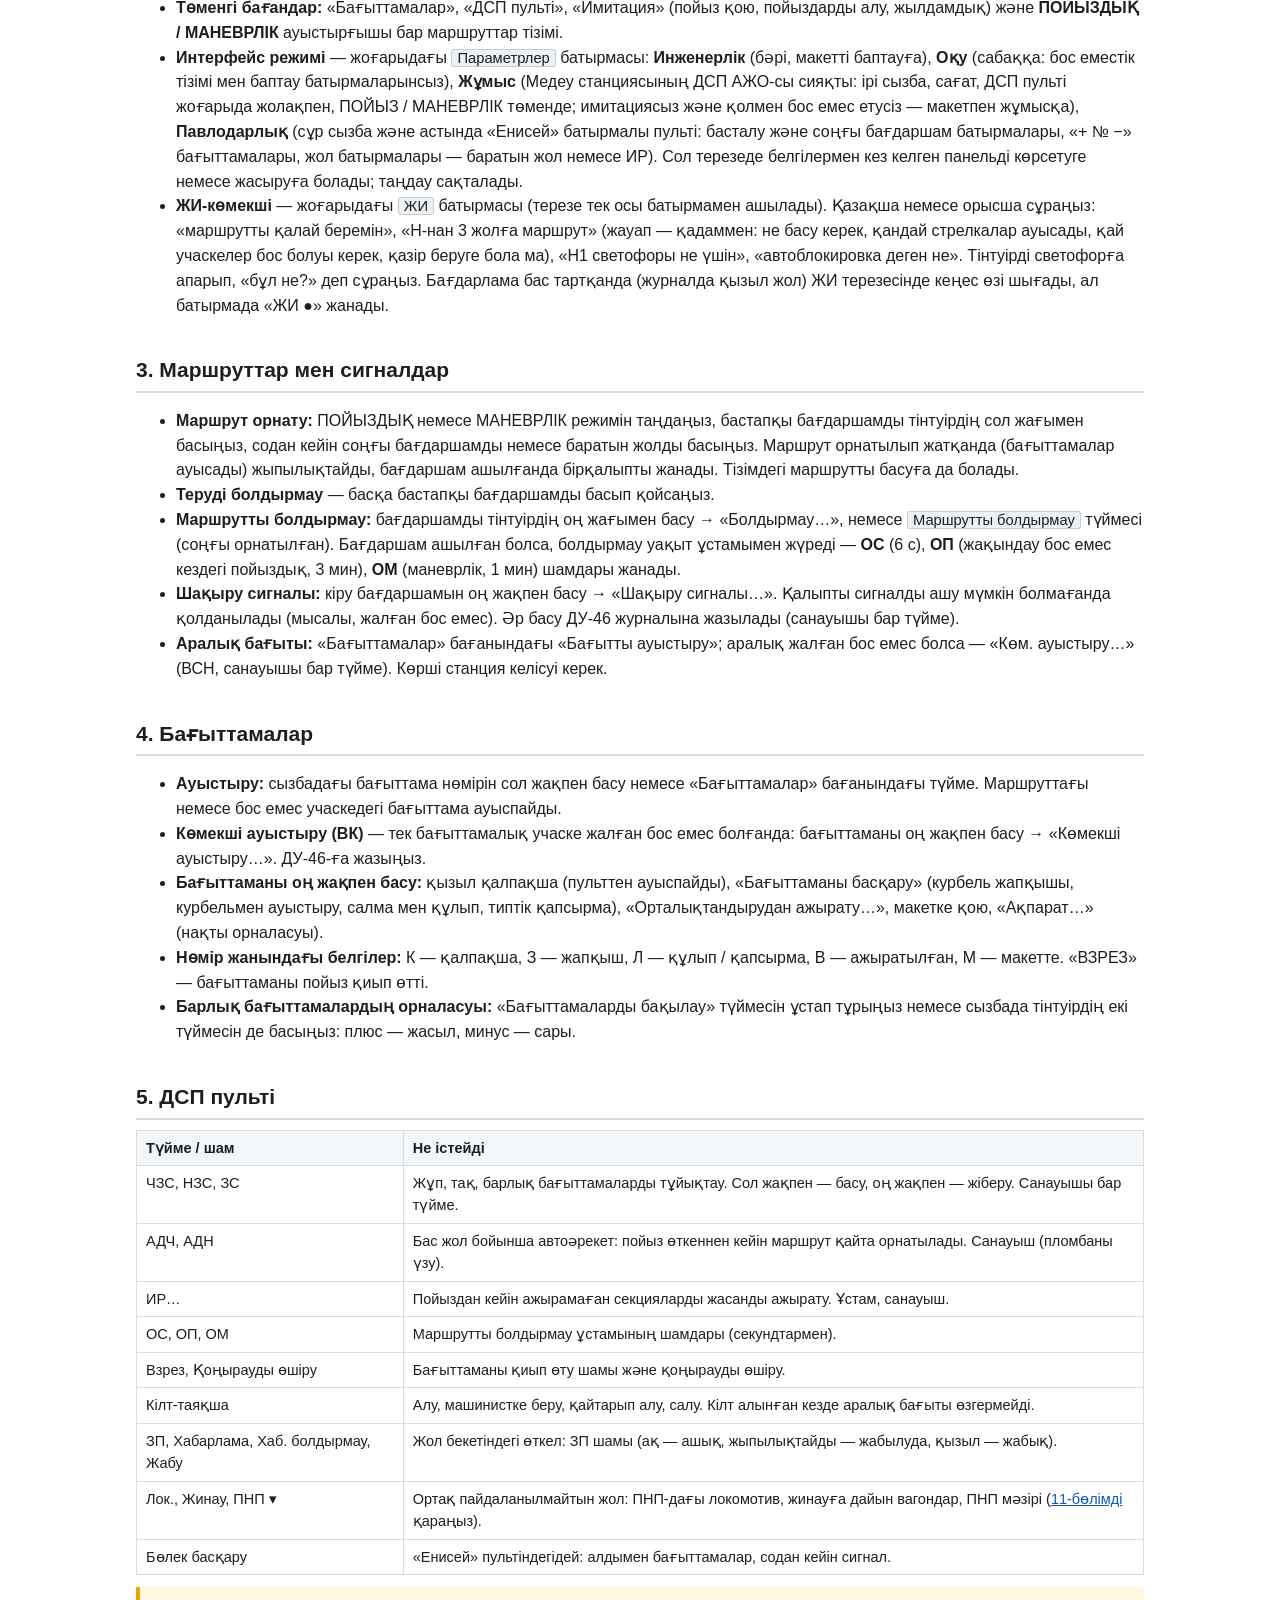
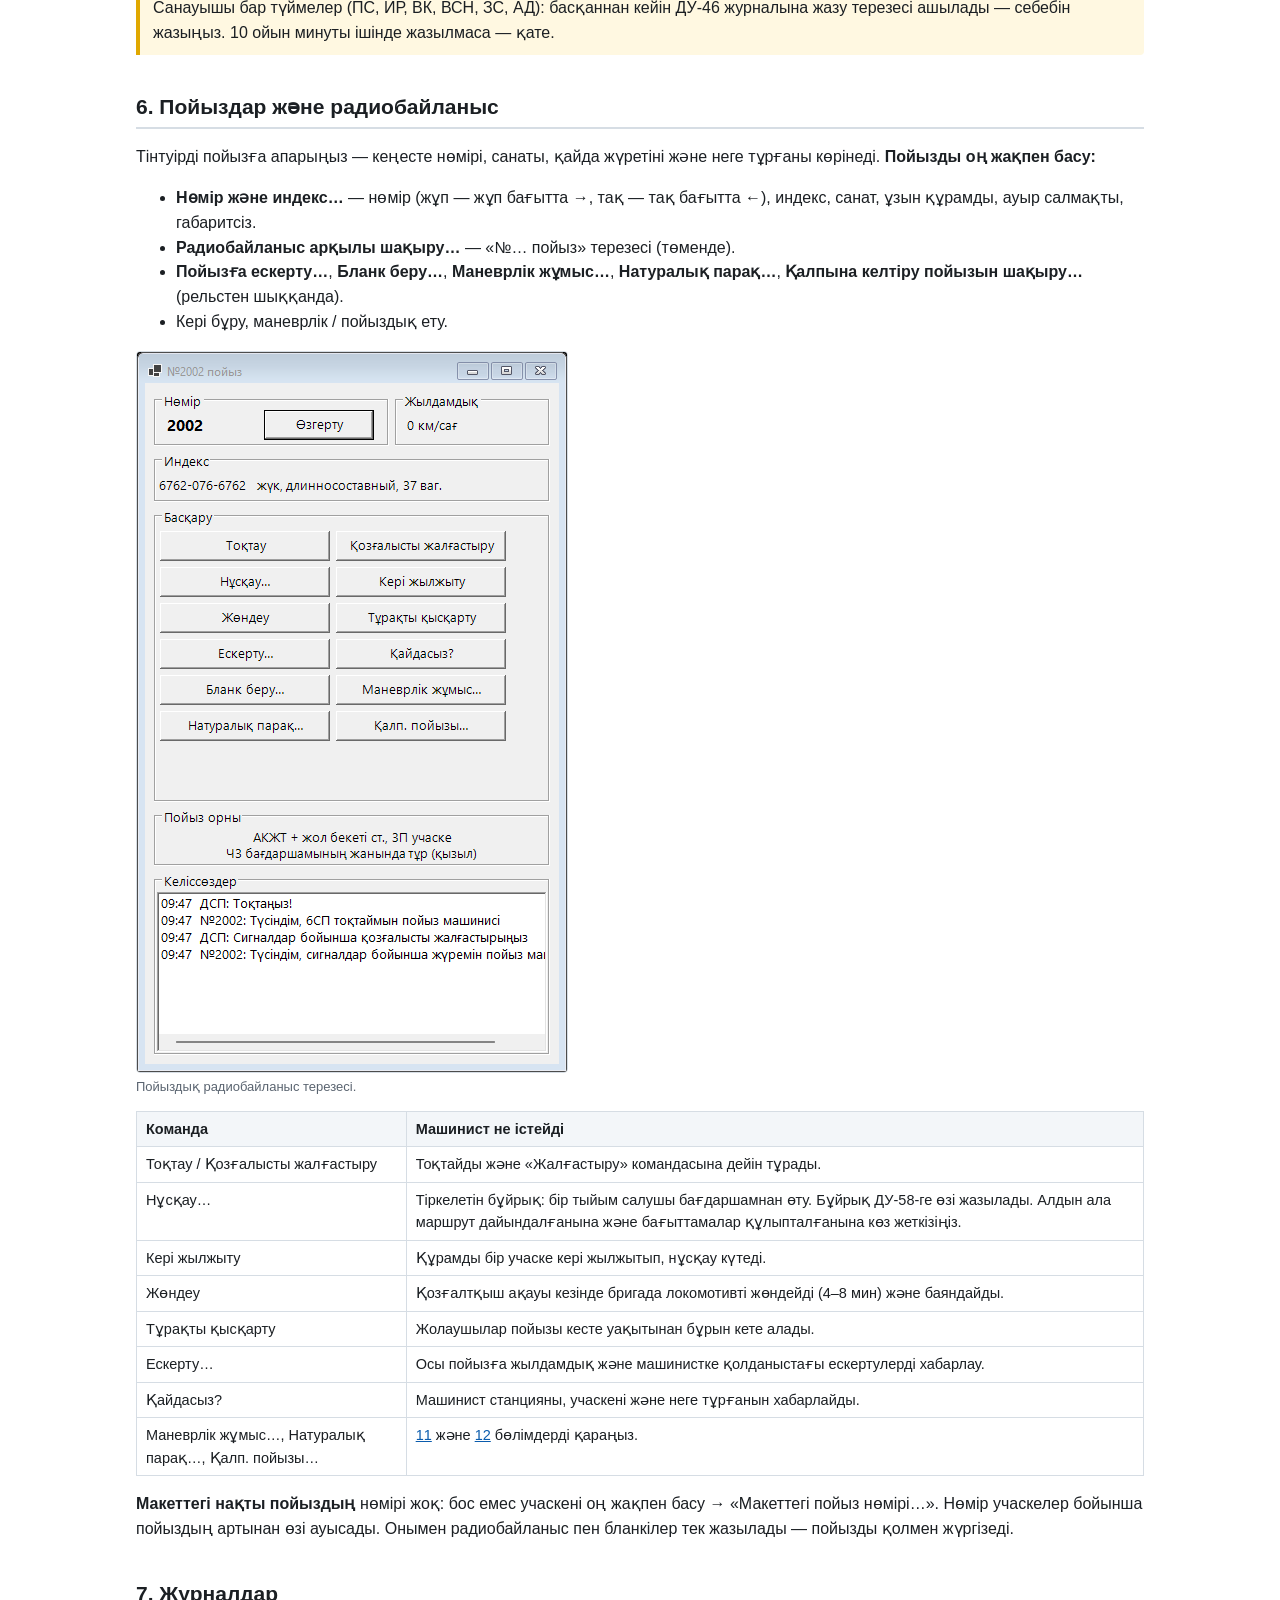
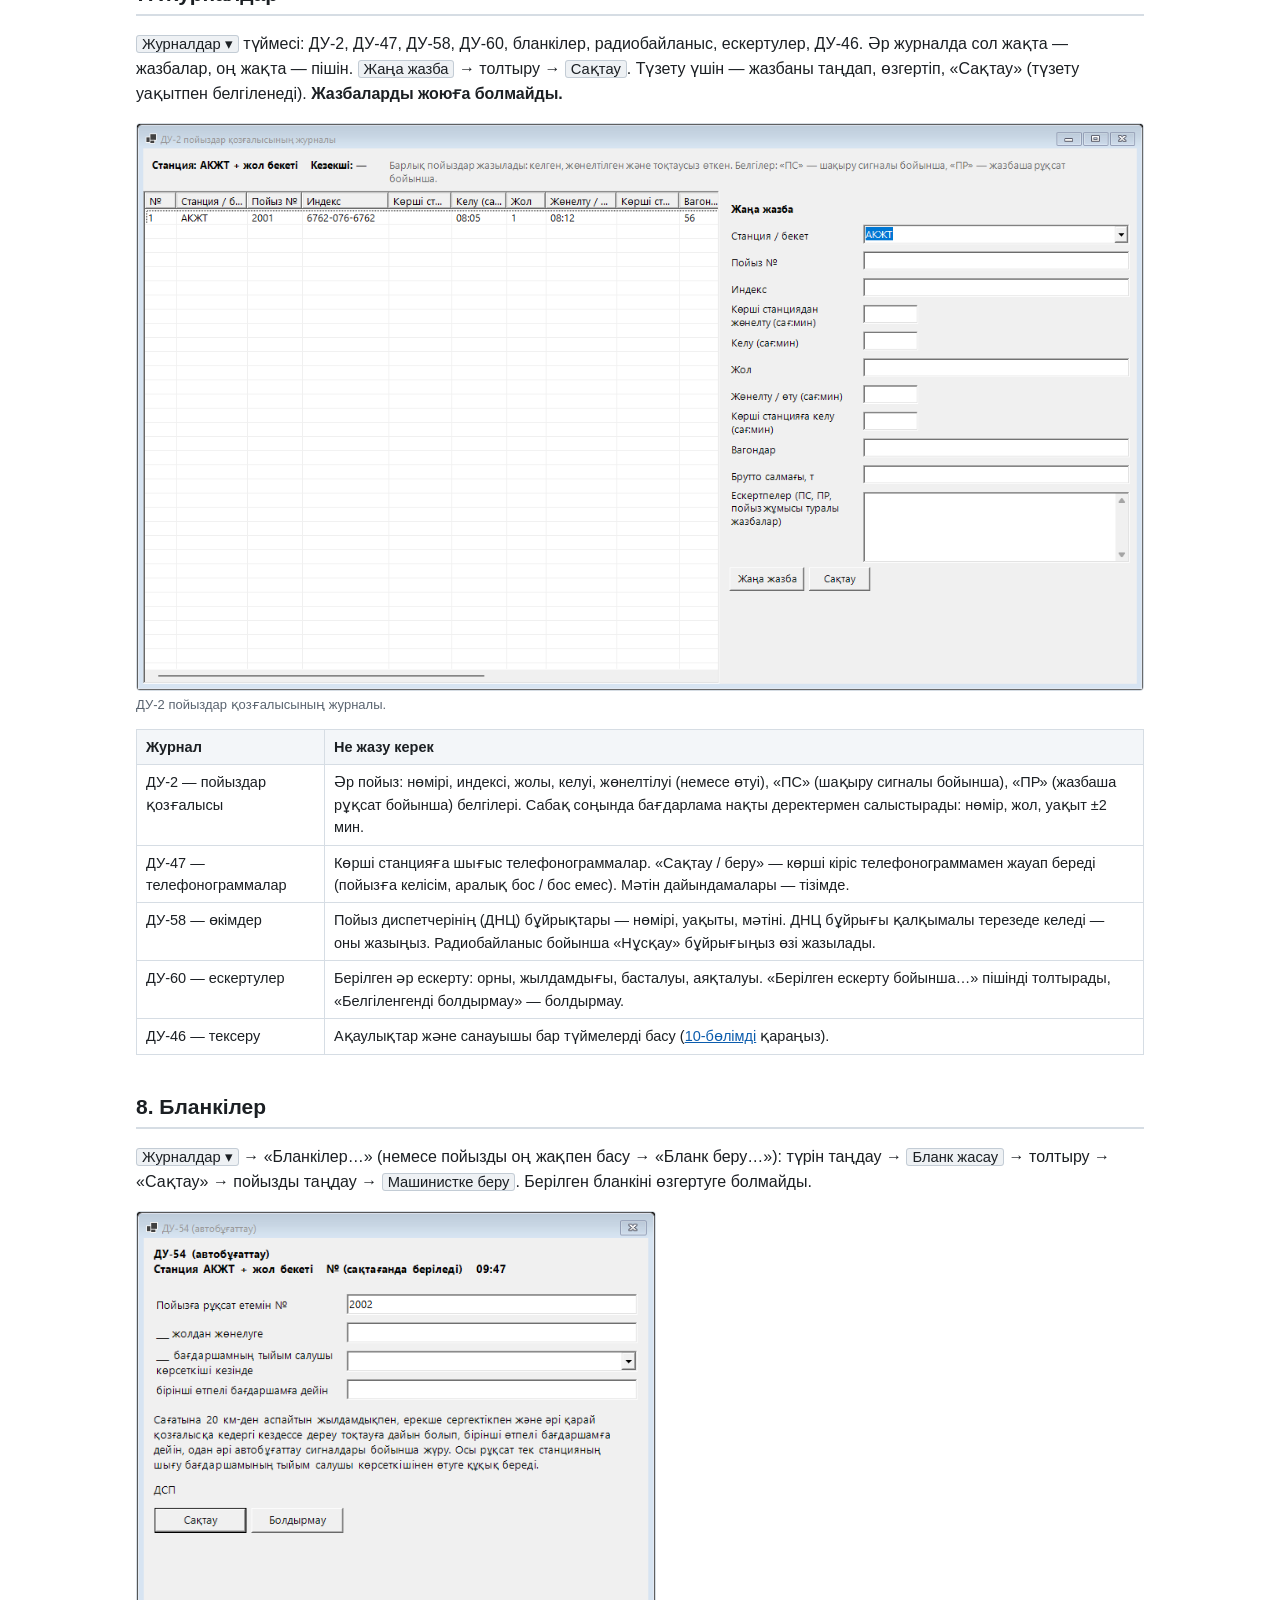
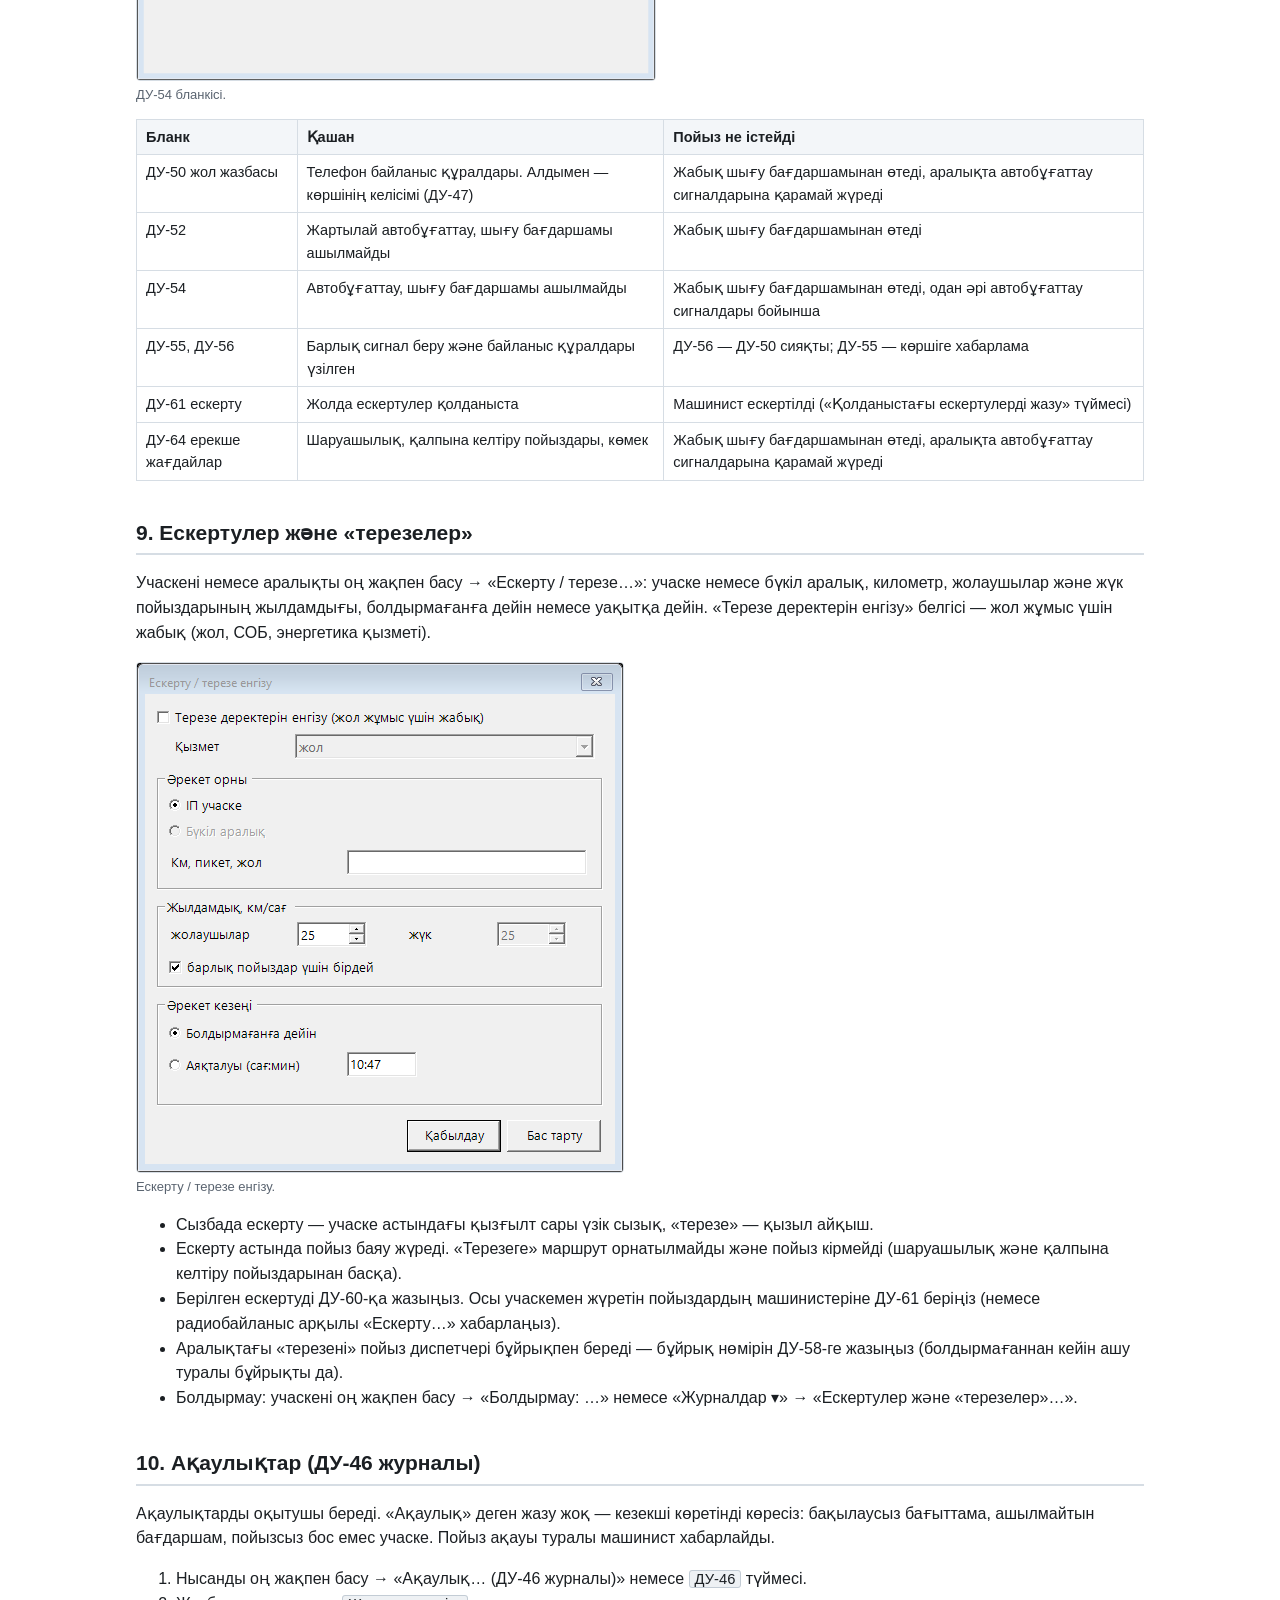
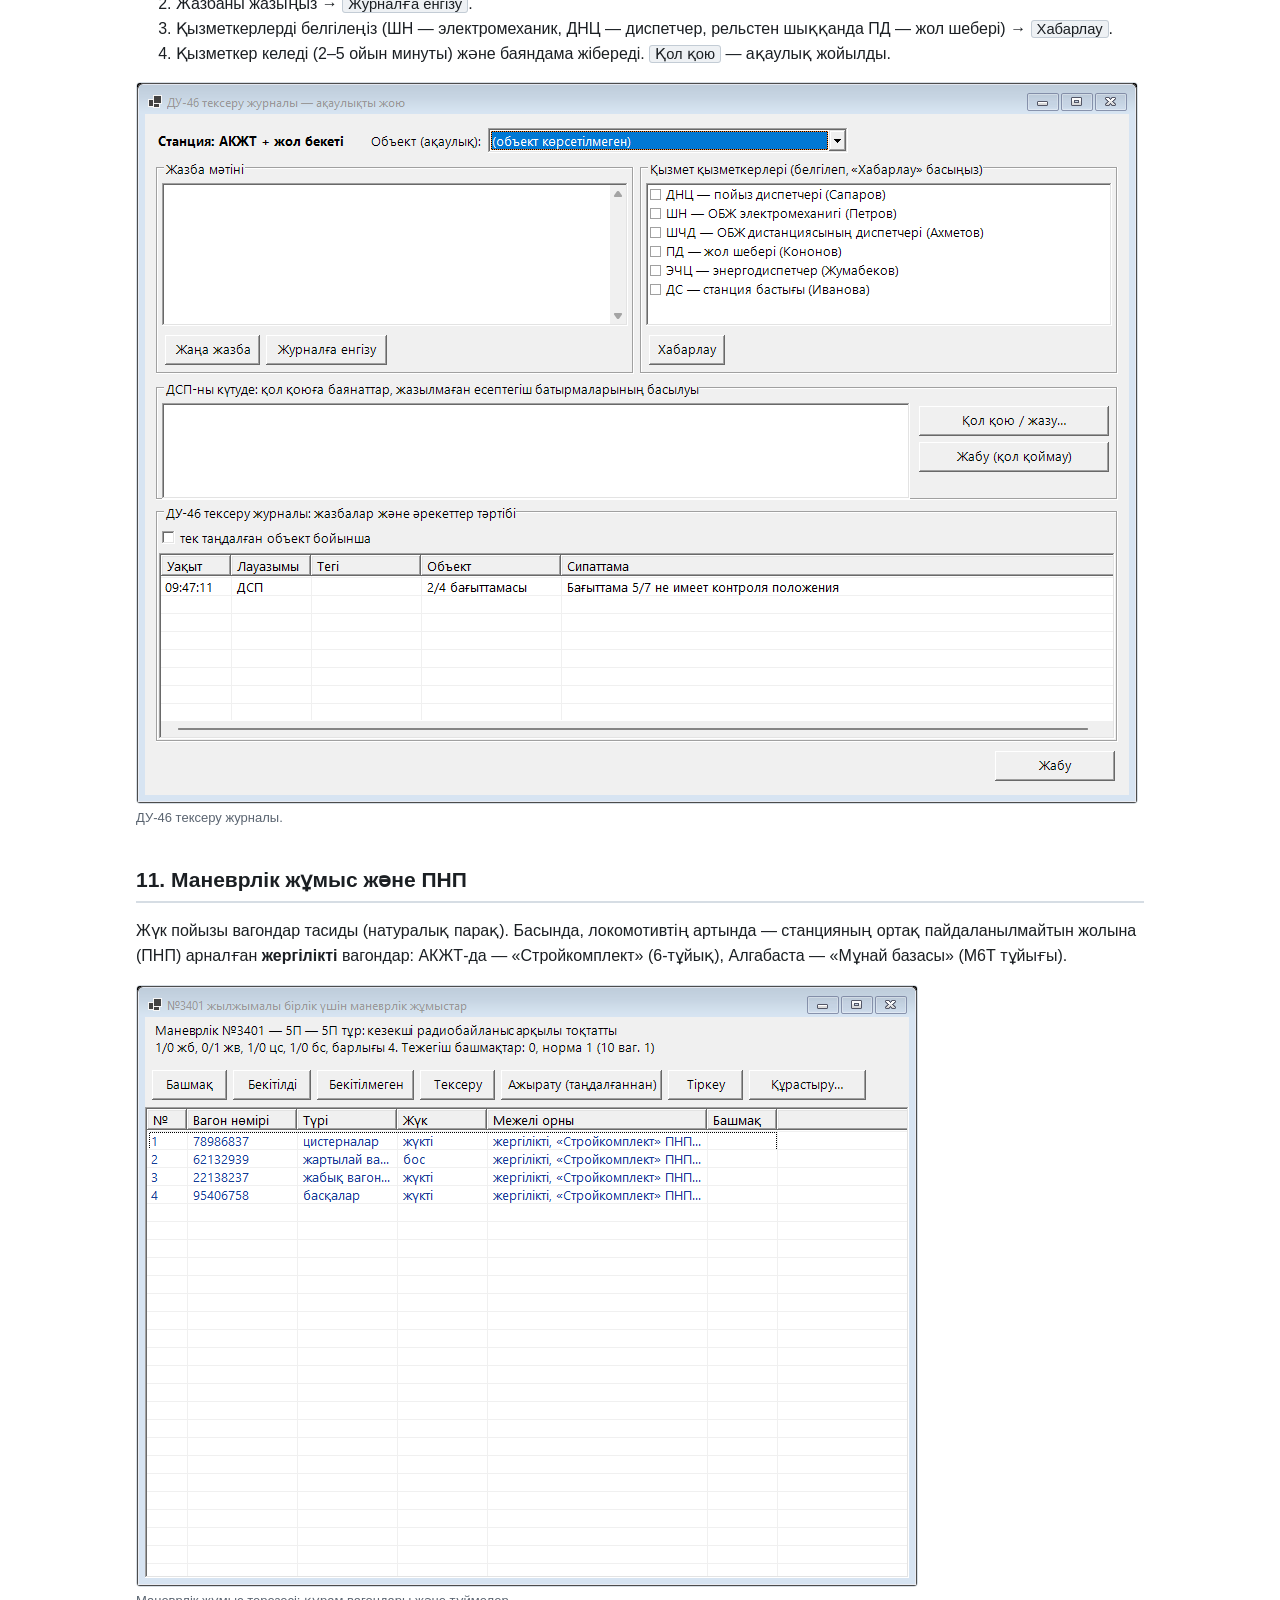
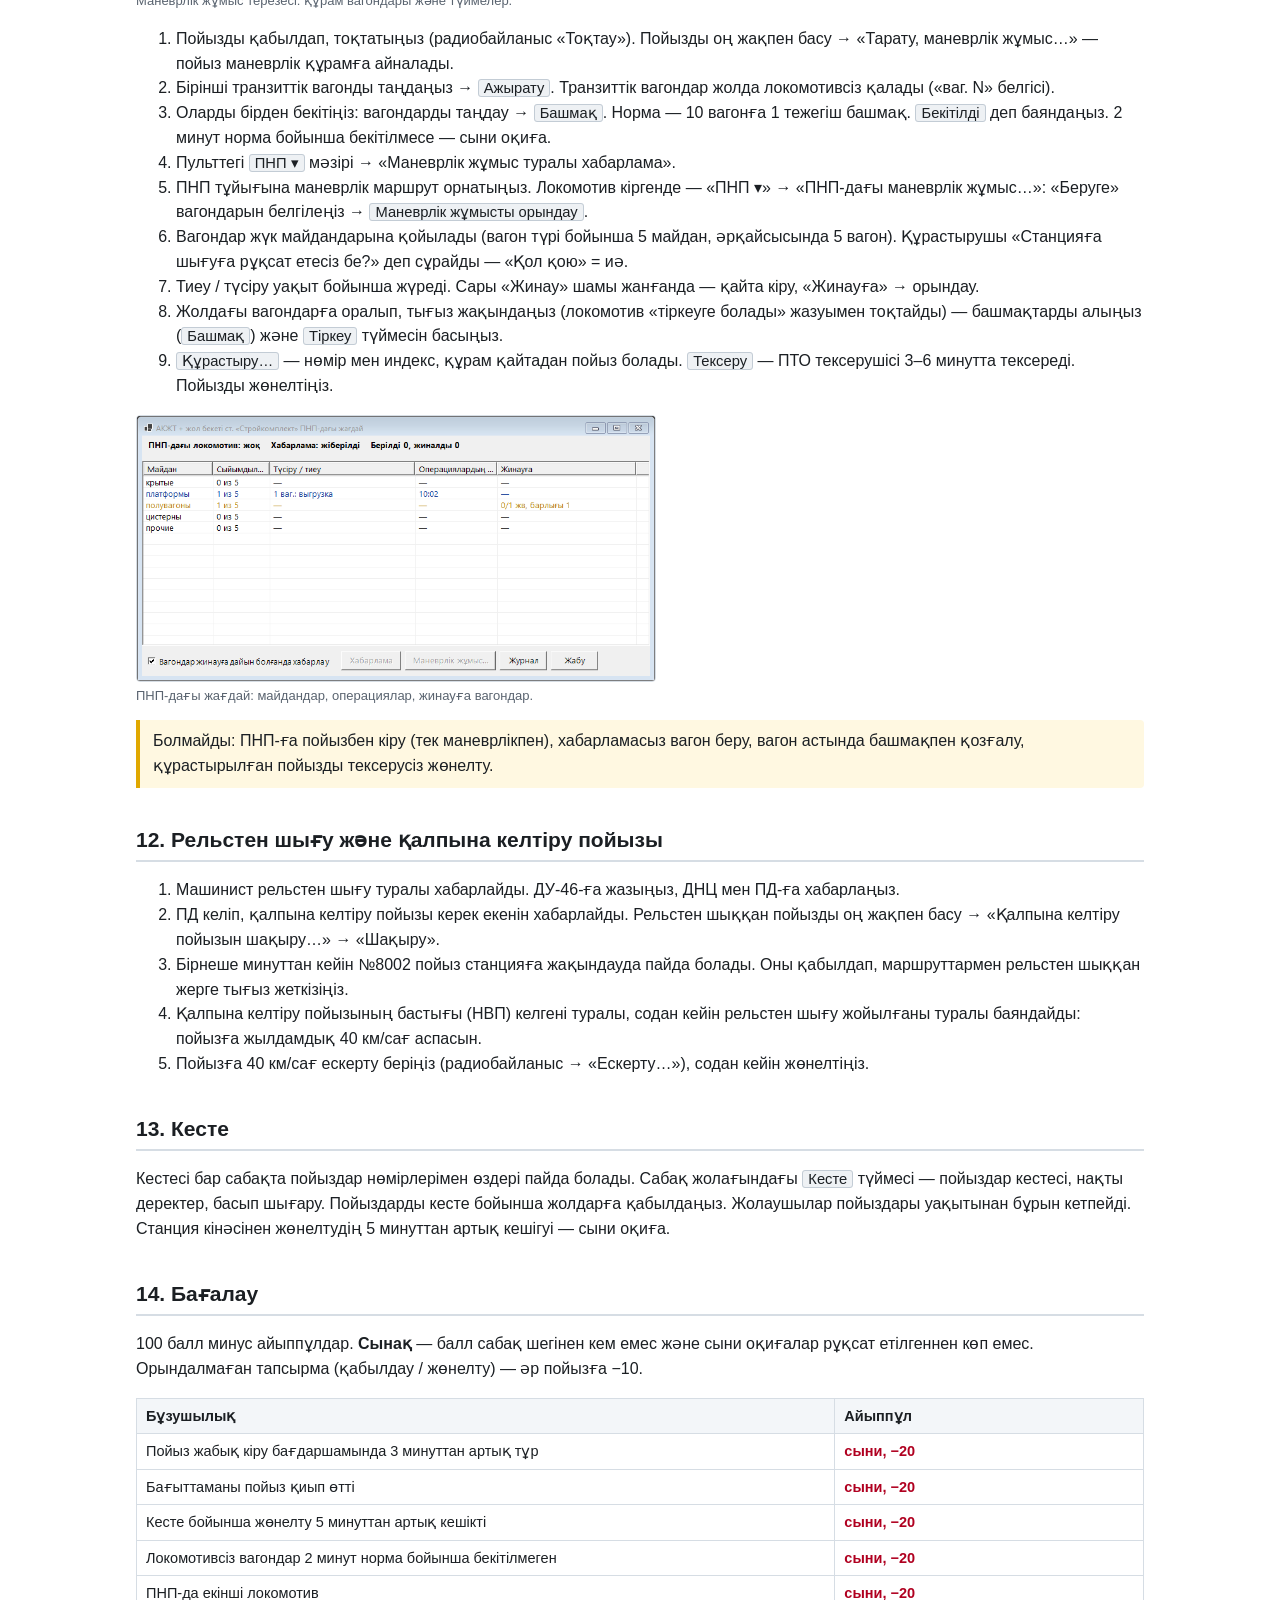
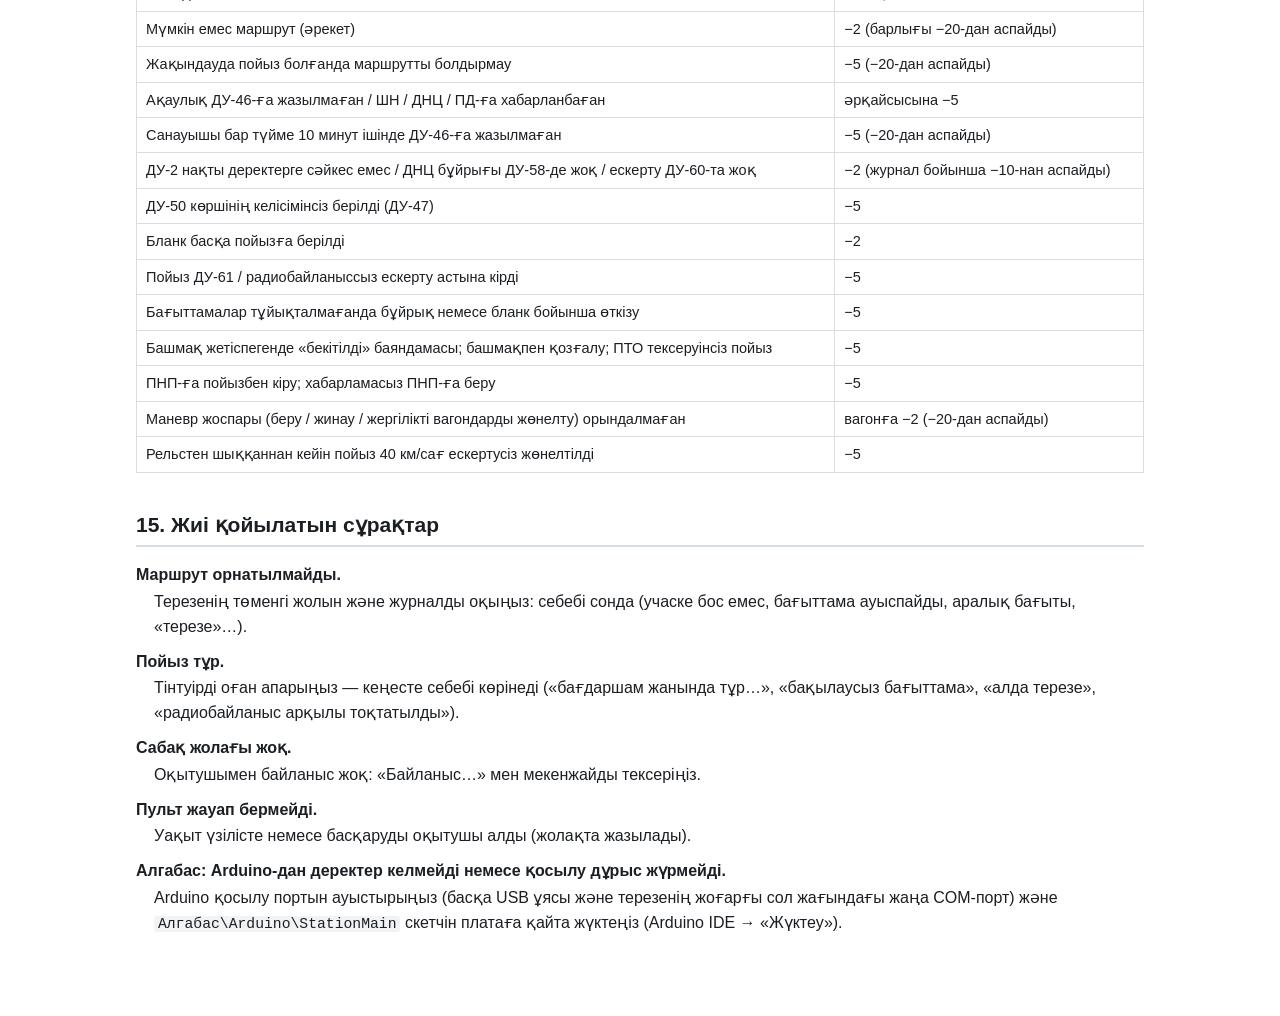
<file: Последняя программа/arnur/готовая_программа/Инструкции/student_kk.html>
<!doctype html>
<html lang="kk">
<head>
<meta charset="utf-8">
<meta name="viewport" content="width=device-width, initial-scale=1">
<title>Студентке арналған нұсқаулық — ДСП тренажёры</title>
<link rel="stylesheet" href="style.css">
</head>
<body>
<main>
<nav class="lang"><a href="index.html">Барлық нұсқаулықтар</a> · <a href="student_ru.html">Русский</a> · <b>Қазақша</b> · <a href="student_en.html">English</a></nav>
<h1>Студентке арналған нұсқаулық</h1>
<p class="sub">Станция кезекшісінің (ДСП) тренажёры: АКЖТ станциясы, жол бекеті, Алгабас станциясы. Станция пультінде жұмыс істейтіндерге арналған.</p>

<nav class="toc"><b>Мазмұны</b>
<ol>
<li><a href="#start">Жұмысты бастау</a></li>
<li><a href="#window">Станция терезесі</a></li>
<li><a href="#routes">Маршруттар мен сигналдар</a></li>
<li><a href="#switches">Бағыттамалар</a></li>
<li><a href="#panel">ДСП пульті</a></li>
<li><a href="#trains">Пойыздар және радиобайланыс</a></li>
<li><a href="#journals">Журналдар</a></li>
<li><a href="#blanks">Бланкілер</a></li>
<li><a href="#warnings">Ескертулер және «терезелер»</a></li>
<li><a href="#faults">Ақаулықтар (ДУ-46)</a></li>
<li><a href="#shunting">Маневрлік жұмыс және ПНП</a></li>
<li><a href="#recovery">Рельстен шығу және қалпына келтіру пойызы</a></li>
<li><a href="#schedule">Кесте</a></li>
<li><a href="#score">Бағалау</a></li>
<li><a href="#faq">Жиі қойылатын сұрақтар</a></li>
</ol></nav>

<h2 id="start">1. Жұмысты бастау</h2>
<ol>
<li>Өз станцияңыздың бағдарламасын іске қосыңыз: <code>АКЖТ\Station.exe</code> (АКЖТ станциясы және жол бекеті) немесе <code>Алгабас\Algabas.exe</code>. Қайсысын — оқытушы айтады.</li>
<li><span class="btn">Байланыс…</span> түймесін басып, оқытушы компьютерінің мекенжайын жазыңыз (ол оқытушы бағдарламасында көрсетілген, мысалы <code>192.168.8.27</code>) және <span class="btn">Қосу</span> түймесін басыңыз. Мекенжай есте сақталады.</li>
<li>Пульттің үстінде сабақтың қараңғы жолағы пайда болады. <span class="btn">Кіру</span> түймесін басып, тізімнен өзіңізді таңдаңыз және құпиясөз болса, енгізіңіз. Тізімде жоқ болсаңыз — <span class="btn">Мен тізімде жоқпын…</span> (оқытушы тіркелуге рұқсат берсе).</li>
<li>Оқытушы сабақты бастағанда жолақта оның атауы мен ойын уақыты көрінеді. <span class="btn">Тапсырма</span> түймесі — сабақта не істеу керек және қандай бұзушылықтар бар.</li>
<li>Оқытушы уақытты үзілісте ұстап тұрғанда пульт командаларды қабылдамайды.</li>
</ol>
<div class="note">Интерфейс тілі — жоғарғы оң жақтағы <b>Русский / Қазақша / English</b> тізімі. Оқытушы да барлығына тілді ауыстыра алады.</div>

<h2 id="window">2. Станция терезесі</h2>
<figure><img src="img/station_kk.png" alt="АКЖТ станциясының терезесі"><figcaption>АКЖТ терезесі: сол жақта АКЖТ станциясы, оң жақта жол бекеті. Терезе екі мониторға арналған; бір монитор болса — «Көрініс» түймесі.</figcaption></figure>
<ul>
<li><b>Жоғарғы жолақ:</b> макет күйі (Arduino), <span class="btn">Байланыс…</span>, <span class="btn">Көрініс</span>, <span class="btn">Жеңілдетілгенді қосу</span> (үлкен бағдаршамдар), <span class="btn">ДУ-46</span>, <span class="btn">Журналдар ▾</span>, <span class="btn">Тексеру</span>, <span class="btn">Бәрін алып тастау</span>, тіл, <span class="btn">Шығу</span>.</li>
<li><b>Сызба:</b> жолдар, бағыттамалар (сары нөмірлер), бағдаршамдар, пойыздар (көк белгілер «№2002 →»). Сызбаның астындағы жол тінтуір астындағы нысанды түсіндіреді.</li>
<li><b>Учаскелердің бос еместігі</b> — бүйірдегі кесте: қызыл — бос емес, сары — маршрутта тұйықталған.</li>
<li><b>Төменгі бағандар:</b> «Бағыттамалар», «ДСП пульті», «Имитация» (пойыз қою, пойыздарды алу, жылдамдық) және <b>ПОЙЫЗДЫҚ / МАНЕВРЛІК</b> ауыстырғышы бар маршруттар тізімі.</li>
<li><b>Интерфейс режимі</b> — жоғарыдағы <span class="btn">Параметрлер</span> батырмасы: <b>Инженерлік</b> (бәрі, макетті баптауға), <b>Оқу</b> (сабаққа: бос еместік тізімі мен баптау батырмаларынсыз), <b>Жұмыс</b> (Медеу станциясының ДСП АЖО-сы сияқты: ірі сызба, сағат, ДСП пульті жоғарыда жолақпен, ПОЙЫЗ / МАНЕВРЛІК төменде; имитациясыз және қолмен бос емес етусіз — макетпен жұмысқа), <b>Павлодарлық</b> (сұр сызба және астында «Енисей» батырмалы пульті: басталу және соңғы бағдаршам батырмалары, «+ № −» бағыттамалары, жол батырмалары — баратын жол немесе ИР). Сол терезеде белгілермен кез келген панельді көрсетуге немесе жасыруға болады; таңдау сақталады.</li>
<li><b>ЖИ-көмекші</b> — жоғарыдағы <span class="btn">ЖИ</span> батырмасы (терезе тек осы батырмамен ашылады). Қазақша немесе орысша сұраңыз: «маршрутты қалай беремін», «Н-нан 3 жолға маршрут» (жауап — қадаммен: не басу керек, қандай стрелкалар ауысады, қай учаскелер бос болуы керек, қазір беруге бола ма), «Н1 светофоры не үшін», «автоблокировка деген не». Тінтуірді светофорға апарып, «бұл не?» деп сұраңыз. Бағдарлама бас тартқанда (журналда қызыл жол) ЖИ терезесінде кеңес өзі шығады, ал батырмада «ЖИ ●» жанады.</li>
</ul>

<h2 id="routes">3. Маршруттар мен сигналдар</h2>
<ul>
<li><b>Маршрут орнату:</b> ПОЙЫЗДЫҚ немесе МАНЕВРЛІК режимін таңдаңыз, бастапқы бағдаршамды тінтуірдің сол жағымен басыңыз, содан кейін соңғы бағдаршамды немесе баратын жолды басыңыз. Маршрут орнатылып жатқанда (бағыттамалар ауысады) жыпылықтайды, бағдаршам ашылғанда бірқалыпты жанады. Тізімдегі маршрутты басуға да болады.</li>
<li><b>Теруді болдырмау</b> — басқа бастапқы бағдаршамды басып қойсаңыз.</li>
<li><b>Маршрутты болдырмау:</b> бағдаршамды тінтуірдің оң жағымен басу → «Болдырмау…», немесе <span class="btn">Маршрутты болдырмау</span> түймесі (соңғы орнатылған). Бағдаршам ашылған болса, болдырмау уақыт ұстамымен жүреді — <b>ОС</b> (6 с), <b>ОП</b> (жақындау бос емес кездегі пойыздық, 3 мин), <b>ОМ</b> (маневрлік, 1 мин) шамдары жанады.</li>
<li><b>Шақыру сигналы:</b> кіру бағдаршамын оң жақпен басу → «Шақыру сигналы…». Қалыпты сигналды ашу мүмкін болмағанда қолданылады (мысалы, жалған бос емес). Әр басу ДУ-46 журналына жазылады (санауышы бар түйме).</li>
<li><b>Аралық бағыты:</b> «Бағыттамалар» бағанындағы «Бағытты ауыстыру»; аралық жалған бос емес болса — «Көм. ауыстыру…» (ВСН, санауышы бар түйме). Көрші станция келісуі керек.</li>
</ul>

<h2 id="switches">4. Бағыттамалар</h2>
<ul>
<li><b>Ауыстыру:</b> сызбадағы бағыттама нөмірін сол жақпен басу немесе «Бағыттамалар» бағанындағы түйме. Маршруттағы немесе бос емес учаскедегі бағыттама ауыспайды.</li>
<li><b>Көмекші ауыстыру (ВК)</b> — тек бағыттамалық учаске жалған бос емес болғанда: бағыттаманы оң жақпен басу → «Көмекші ауыстыру…». ДУ-46-ға жазыңыз.</li>
<li><b>Бағыттаманы оң жақпен басу:</b> қызыл қалпақша (пульттен ауыспайды), «Бағыттаманы басқару» (курбель жапқышы, курбельмен ауыстыру, салма мен құлып, типтік қапсырма), «Орталықтандырудан ажырату…», макетке қою, «Ақпарат…» (нақты орналасуы).</li>
<li><b>Нөмір жанындағы белгілер:</b> К — қалпақша, З — жапқыш, Л — құлып / қапсырма, В — ажыратылған, М — макетте. «ВЗРЕЗ» — бағыттаманы пойыз қиып өтті.</li>
<li><b>Барлық бағыттамалардың орналасуы:</b> «Бағыттамаларды бақылау» түймесін ұстап тұрыңыз немесе сызбада тінтуірдің екі түймесін де басыңыз: плюс — жасыл, минус — сары.</li>
</ul>

<h2 id="panel">5. ДСП пульті</h2>
<table>
<tr><th>Түйме / шам</th><th>Не істейді</th></tr>
<tr><td>ЧЗС, НЗС, ЗС</td><td>Жұп, тақ, барлық бағыттамаларды тұйықтау. Сол жақпен — басу, оң жақпен — жіберу. Санауышы бар түйме.</td></tr>
<tr><td>АДЧ, АДН</td><td>Бас жол бойынша автоәрекет: пойыз өткеннен кейін маршрут қайта орнатылады. Санауыш (пломбаны үзу).</td></tr>
<tr><td>ИР…</td><td>Пойыздан кейін ажырамаған секцияларды жасанды ажырату. Ұстам, санауыш.</td></tr>
<tr><td>ОС, ОП, ОМ</td><td>Маршрутты болдырмау ұстамының шамдары (секундтармен).</td></tr>
<tr><td>Взрез, Қоңырауды өшіру</td><td>Бағыттаманы қиып өту шамы және қоңырауды өшіру.</td></tr>
<tr><td>Кілт-таяқша</td><td>Алу, машинистке беру, қайтарып алу, салу. Кілт алынған кезде аралық бағыты өзгермейді.</td></tr>
<tr><td>ЗП, Хабарлама, Хаб. болдырмау, Жабу</td><td>Жол бекетіндегі өткел: ЗП шамы (ақ — ашық, жыпылықтайды — жабылуда, қызыл — жабық).</td></tr>
<tr><td>Лок., Жинау, ПНП ▾</td><td>Ортақ пайдаланылмайтын жол: ПНП-дағы локомотив, жинауға дайын вагондар, ПНП мәзірі (<a href="#shunting">11-бөлімді</a> қараңыз).</td></tr>
<tr><td>Бөлек басқару</td><td>«Енисей» пультіндегідей: алдымен бағыттамалар, содан кейін сигнал.</td></tr>
</table>
<div class="note">Санауышы бар түймелер (ПС, ИР, ВК, ВСН, ЗС, АД): басқаннан кейін ДУ-46 журналына жазу терезесі ашылады — себебін жазыңыз. 10 ойын минуты ішінде жазылмаса — қате.</div>

<h2 id="trains">6. Пойыздар және радиобайланыс</h2>
<p>Тінтуірді пойызға апарыңыз — кеңесте нөмірі, санаты, қайда жүретіні және неге тұрғаны көрінеді. <b>Пойызды оң жақпен басу:</b></p>
<ul>
<li><b>Нөмір және индекс…</b> — нөмір (жұп — жұп бағытта →, тақ — тақ бағытта ←), индекс, санат, ұзын құрамды, ауыр салмақты, габаритсіз.</li>
<li><b>Радиобайланыс арқылы шақыру…</b> — «№… пойыз» терезесі (төменде).</li>
<li><b>Пойызға ескерту…</b>, <b>Бланк беру…</b>, <b>Маневрлік жұмыс…</b>, <b>Натуралық парақ…</b>, <b>Қалпына келтіру пойызын шақыру…</b> (рельстен шыққанда).</li>
<li>Кері бұру, маневрлік / пойыздық ету.</li>
</ul>
<figure class="small"><img src="img/radio_kk.png" alt="Радиобайланыс"><figcaption>Пойыздық радиобайланыс терезесі.</figcaption></figure>
<table>
<tr><th>Команда</th><th>Машинист не істейді</th></tr>
<tr><td>Тоқтау / Қозғалысты жалғастыру</td><td>Тоқтайды және «Жалғастыру» командасына дейін тұрады.</td></tr>
<tr><td>Нұсқау…</td><td>Тіркелетін бұйрық: бір тыйым салушы бағдаршамнан өту. Бұйрық ДУ-58-ге өзі жазылады. Алдын ала маршрут дайындалғанына және бағыттамалар құлыпталғанына көз жеткізіңіз.</td></tr>
<tr><td>Кері жылжыту</td><td>Құрамды бір учаске кері жылжытып, нұсқау күтеді.</td></tr>
<tr><td>Жөндеу</td><td>Қозғалтқыш ақауы кезінде бригада локомотивті жөндейді (4–8 мин) және баяндайды.</td></tr>
<tr><td>Тұрақты қысқарту</td><td>Жолаушылар пойызы кесте уақытынан бұрын кете алады.</td></tr>
<tr><td>Ескерту…</td><td>Осы пойызға жылдамдық және машинистке қолданыстағы ескертулерді хабарлау.</td></tr>
<tr><td>Қайдасыз?</td><td>Машинист станцияны, учаскені және неге тұрғанын хабарлайды.</td></tr>
<tr><td>Маневрлік жұмыс…, Натуралық парақ…, Қалп. пойызы…</td><td><a href="#shunting">11</a> және <a href="#recovery">12</a> бөлімдерді қараңыз.</td></tr>
</table>
<p><b>Макеттегі нақты пойыздың</b> нөмірі жоқ: бос емес учаскені оң жақпен басу → «Макеттегі пойыз нөмірі…». Нөмір учаскелер бойынша пойыздың артынан өзі ауысады. Онымен радиобайланыс пен бланкілер тек жазылады — пойызды қолмен жүргізеді.</p>

<h2 id="journals">7. Журналдар</h2>
<p><span class="btn">Журналдар ▾</span> түймесі: ДУ-2, ДУ-47, ДУ-58, ДУ-60, бланкілер, радиобайланыс, ескертулер, ДУ-46. Әр журналда сол жақта — жазбалар, оң жақта — пішін. <span class="btn">Жаңа жазба</span> → толтыру → <span class="btn">Сақтау</span>. Түзету үшін — жазбаны таңдап, өзгертіп, «Сақтау» (түзету уақытпен белгіленеді). <b>Жазбаларды жоюға болмайды.</b></p>
<figure><img src="img/du2_kk.png" alt="ДУ-2 журналы"><figcaption>ДУ-2 пойыздар қозғалысының журналы.</figcaption></figure>
<table>
<tr><th>Журнал</th><th>Не жазу керек</th></tr>
<tr><td>ДУ-2 — пойыздар қозғалысы</td><td>Әр пойыз: нөмірі, индексі, жолы, келуі, жөнелтілуі (немесе өтуі), «ПС» (шақыру сигналы бойынша), «ПР» (жазбаша рұқсат бойынша) белгілері. Сабақ соңында бағдарлама нақты деректермен салыстырады: нөмір, жол, уақыт ±2 мин.</td></tr>
<tr><td>ДУ-47 — телефонограммалар</td><td>Көрші станцияға шығыс телефонограммалар. «Сақтау / беру» — көрші кіріс телефонограммамен жауап береді (пойызға келісім, аралық бос / бос емес). Мәтін дайындамалары — тізімде.</td></tr>
<tr><td>ДУ-58 — өкімдер</td><td>Пойыз диспетчерінің (ДНЦ) бұйрықтары — нөмірі, уақыты, мәтіні. ДНЦ бұйрығы қалқымалы терезеде келеді — оны жазыңыз. Радиобайланыс бойынша «Нұсқау» бұйрығыңыз өзі жазылады.</td></tr>
<tr><td>ДУ-60 — ескертулер</td><td>Берілген әр ескерту: орны, жылдамдығы, басталуы, аяқталуы. «Берілген ескерту бойынша…» пішінді толтырады, «Белгіленгенді болдырмау» — болдырмау.</td></tr>
<tr><td>ДУ-46 — тексеру</td><td>Ақаулықтар және санауышы бар түймелерді басу (<a href="#faults">10-бөлімді</a> қараңыз).</td></tr>
</table>

<h2 id="blanks">8. Бланкілер</h2>
<p><span class="btn">Журналдар ▾</span> → «Бланкілер…» (немесе пойызды оң жақпен басу → «Бланк беру…»): түрін таңдау → <span class="btn">Бланк жасау</span> → толтыру → «Сақтау» → пойызды таңдау → <span class="btn">Машинистке беру</span>. Берілген бланкіні өзгертуге болмайды.</p>
<figure class="small"><img src="img/du54_kk.png" alt="ДУ-54 бланкісі"><figcaption>ДУ-54 бланкісі.</figcaption></figure>
<table>
<tr><th>Бланк</th><th>Қашан</th><th>Пойыз не істейді</th></tr>
<tr><td>ДУ-50 жол жазбасы</td><td>Телефон байланыс құралдары. Алдымен — көршінің келісімі (ДУ-47)</td><td>Жабық шығу бағдаршамынан өтеді, аралықта автобұғаттау сигналдарына қарамай жүреді</td></tr>
<tr><td>ДУ-52</td><td>Жартылай автобұғаттау, шығу бағдаршамы ашылмайды</td><td>Жабық шығу бағдаршамынан өтеді</td></tr>
<tr><td>ДУ-54</td><td>Автобұғаттау, шығу бағдаршамы ашылмайды</td><td>Жабық шығу бағдаршамынан өтеді, одан әрі автобұғаттау сигналдары бойынша</td></tr>
<tr><td>ДУ-55, ДУ-56</td><td>Барлық сигнал беру және байланыс құралдары үзілген</td><td>ДУ-56 — ДУ-50 сияқты; ДУ-55 — көршіге хабарлама</td></tr>
<tr><td>ДУ-61 ескерту</td><td>Жолда ескертулер қолданыста</td><td>Машинист ескертілді («Қолданыстағы ескертулерді жазу» түймесі)</td></tr>
<tr><td>ДУ-64 ерекше жағдайлар</td><td>Шаруашылық, қалпына келтіру пойыздары, көмек</td><td>Жабық шығу бағдаршамынан өтеді, аралықта автобұғаттау сигналдарына қарамай жүреді</td></tr>
</table>

<h2 id="warnings">9. Ескертулер және «терезелер»</h2>
<p>Учаскені немесе аралықты оң жақпен басу → «Ескерту / терезе…»: учаске немесе бүкіл аралық, километр, жолаушылар және жүк пойыздарының жылдамдығы, болдырмағанға дейін немесе уақытқа дейін. «Терезе деректерін енгізу» белгісі — жол жұмыс үшін жабық (жол, СОБ, энергетика қызметі).</p>
<figure class="small"><img src="img/restriction_kk.png" alt="Ескерту енгізу"><figcaption>Ескерту / терезе енгізу.</figcaption></figure>
<ul>
<li>Сызбада ескерту — учаске астындағы қызғылт сары үзік сызық, «терезе» — қызыл айқыш.</li>
<li>Ескерту астында пойыз баяу жүреді. «Терезеге» маршрут орнатылмайды және пойыз кірмейді (шаруашылық және қалпына келтіру пойыздарынан басқа).</li>
<li>Берілген ескертуді ДУ-60-қа жазыңыз. Осы учаскемен жүретін пойыздардың машинистеріне ДУ-61 беріңіз (немесе радиобайланыс арқылы «Ескерту…» хабарлаңыз).</li>
<li>Аралықтағы «терезені» пойыз диспетчері бұйрықпен береді — бұйрық нөмірін ДУ-58-ге жазыңыз (болдырмағаннан кейін ашу туралы бұйрықты да).</li>
<li>Болдырмау: учаскені оң жақпен басу → «Болдырмау: …» немесе «Журналдар ▾» → «Ескертулер және «терезелер»…».</li>
</ul>

<h2 id="faults">10. Ақаулықтар (ДУ-46 журналы)</h2>
<p>Ақаулықтарды оқытушы береді. «Ақаулық» деген жазу жоқ — кезекші көретінді көресіз: бақылаусыз бағыттама, ашылмайтын бағдаршам, пойызсыз бос емес учаске. Пойыз ақауы туралы машинист хабарлайды.</p>
<ol>
<li>Нысанды оң жақпен басу → «Ақаулық… (ДУ-46 журналы)» немесе <span class="btn">ДУ-46</span> түймесі.</li>
<li>Жазбаны жазыңыз → <span class="btn">Журналға енгізу</span>.</li>
<li>Қызметкерлерді белгілеңіз (ШН — электромеханик, ДНЦ — диспетчер, рельстен шыққанда ПД — жол шебері) → <span class="btn">Хабарлау</span>.</li>
<li>Қызметкер келеді (2–5 ойын минуты) және баяндама жібереді. <span class="btn">Қол қою</span> — ақаулық жойылды.</li>
</ol>
<figure><img src="img/du46_kk.png" alt="ДУ-46"><figcaption>ДУ-46 тексеру журналы.</figcaption></figure>

<h2 id="shunting">11. Маневрлік жұмыс және ПНП</h2>
<p>Жүк пойызы вагондар тасиды (натуралық парақ). Басында, локомотивтің артында — станцияның ортақ пайдаланылмайтын жолына (ПНП) арналған <b>жергілікті</b> вагондар: АКЖТ-да — «Стройкомплект» (6-тұйық), Алгабаста — «Мұнай базасы» (М6Т тұйығы).</p>
<figure><img src="img/shunt_kk.png" alt="Маневрлік жұмыс"><figcaption>Маневрлік жұмыс терезесі: құрам вагондары және түймелер.</figcaption></figure>
<ol>
<li>Пойызды қабылдап, тоқтатыңыз (радиобайланыс «Тоқтау»). Пойызды оң жақпен басу → «Тарату, маневрлік жұмыс…» — пойыз маневрлік құрамға айналады.</li>
<li>Бірінші транзиттік вагонды таңдаңыз → <span class="btn">Ажырату</span>. Транзиттік вагондар жолда локомотивсіз қалады («ваг. N» белгісі).</li>
<li>Оларды бірден бекітіңіз: вагондарды таңдау → <span class="btn">Башмақ</span>. Норма — 10 вагонға 1 тежегіш башмақ. <span class="btn">Бекітілді</span> деп баяндаңыз. 2 минут норма бойынша бекітілмесе — сыни оқиға.</li>
<li>Пульттегі <span class="btn">ПНП ▾</span> мәзірі → «Маневрлік жұмыс туралы хабарлама».</li>
<li>ПНП тұйығына маневрлік маршрут орнатыңыз. Локомотив кіргенде — «ПНП ▾» → «ПНП-дағы маневрлік жұмыс…»: «Беруге» вагондарын белгілеңіз → <span class="btn">Маневрлік жұмысты орындау</span>.</li>
<li>Вагондар жүк майдандарына қойылады (вагон түрі бойынша 5 майдан, әрқайсысында 5 вагон). Құрастырушы «Станцияға шығуға рұқсат етесіз бе?» деп сұрайды — «Қол қою» = иә.</li>
<li>Тиеу / түсіру уақыт бойынша жүреді. Сары «Жинау» шамы жанғанда — қайта кіру, «Жинауға» → орындау.</li>
<li>Жолдағы вагондарға оралып, тығыз жақындаңыз (локомотив «тіркеуге болады» жазуымен тоқтайды) — башмақтарды алыңыз (<span class="btn">Башмақ</span>) және <span class="btn">Тіркеу</span> түймесін басыңыз.</li>
<li><span class="btn">Құрастыру…</span> — нөмір мен индекс, құрам қайтадан пойыз болады. <span class="btn">Тексеру</span> — ПТО тексерушісі 3–6 минутта тексереді. Пойызды жөнелтіңіз.</li>
</ol>
<figure class="small"><img src="img/pnp_kk.png" alt="ПНП-дағы жағдай"><figcaption>ПНП-дағы жағдай: майдандар, операциялар, жинауға вагондар.</figcaption></figure>
<div class="note">Болмайды: ПНП-ға пойызбен кіру (тек маневрлікпен), хабарламасыз вагон беру, вагон астында башмақпен қозғалу, құрастырылған пойызды тексерусіз жөнелту.</div>

<h2 id="recovery">12. Рельстен шығу және қалпына келтіру пойызы</h2>
<ol>
<li>Машинист рельстен шығу туралы хабарлайды. ДУ-46-ға жазыңыз, ДНЦ мен ПД-ға хабарлаңыз.</li>
<li>ПД келіп, қалпына келтіру пойызы керек екенін хабарлайды. Рельстен шыққан пойызды оң жақпен басу → «Қалпына келтіру пойызын шақыру…» → «Шақыру».</li>
<li>Бірнеше минуттан кейін №8002 пойыз станцияға жақындауда пайда болады. Оны қабылдап, маршруттармен рельстен шыққан жерге тығыз жеткізіңіз.</li>
<li>Қалпына келтіру пойызының бастығы (НВП) келгені туралы, содан кейін рельстен шығу жойылғаны туралы баяндайды: пойызға жылдамдық 40 км/сағ аспасын.</li>
<li>Пойызға 40 км/сағ ескерту беріңіз (радиобайланыс → «Ескерту…»), содан кейін жөнелтіңіз.</li>
</ol>

<h2 id="schedule">13. Кесте</h2>
<p>Кестесі бар сабақта пойыздар нөмірлерімен өздері пайда болады. Сабақ жолағындағы <span class="btn">Кесте</span> түймесі — пойыздар кестесі, нақты деректер, басып шығару. Пойыздарды кесте бойынша жолдарға қабылдаңыз. Жолаушылар пойыздары уақытынан бұрын кетпейді. Станция кінәсінен жөнелтудің 5 минуттан артық кешігуі — сыни оқиға.</p>

<h2 id="score">14. Бағалау</h2>
<p>100 балл минус айыппұлдар. <b>Сынақ</b> — балл сабақ шегінен кем емес және сыни оқиғалар рұқсат етілгеннен көп емес. Орындалмаған тапсырма (қабылдау / жөнелту) — әр пойызға −10.</p>
<table>
<tr><th>Бұзушылық</th><th>Айыппұл</th></tr>
<tr><td>Пойыз жабық кіру бағдаршамында 3 минуттан артық тұр</td><td class="crit">сыни, −20</td></tr>
<tr><td>Бағыттаманы пойыз қиып өтті</td><td class="crit">сыни, −20</td></tr>
<tr><td>Кесте бойынша жөнелту 5 минуттан артық кешікті</td><td class="crit">сыни, −20</td></tr>
<tr><td>Локомотивсіз вагондар 2 минут норма бойынша бекітілмеген</td><td class="crit">сыни, −20</td></tr>
<tr><td>ПНП-да екінші локомотив</td><td class="crit">сыни, −20</td></tr>
<tr><td>Мүмкін емес маршрут (әрекет)</td><td>−2 (барлығы −20-дан аспайды)</td></tr>
<tr><td>Жақындауда пойыз болғанда маршрутты болдырмау</td><td>−5 (−20-дан аспайды)</td></tr>
<tr><td>Ақаулық ДУ-46-ға жазылмаған / ШН / ДНЦ / ПД-ға хабарланбаған</td><td>әрқайсысына −5</td></tr>
<tr><td>Санауышы бар түйме 10 минут ішінде ДУ-46-ға жазылмаған</td><td>−5 (−20-дан аспайды)</td></tr>
<tr><td>ДУ-2 нақты деректерге сәйкес емес / ДНЦ бұйрығы ДУ-58-де жоқ / ескерту ДУ-60-та жоқ</td><td>−2 (журнал бойынша −10-нан аспайды)</td></tr>
<tr><td>ДУ-50 көршінің келісімінсіз берілді (ДУ-47)</td><td>−5</td></tr>
<tr><td>Бланк басқа пойызға берілді</td><td>−2</td></tr>
<tr><td>Пойыз ДУ-61 / радиобайланыссыз ескерту астына кірді</td><td>−5</td></tr>
<tr><td>Бағыттамалар тұйықталмағанда бұйрық немесе бланк бойынша өткізу</td><td>−5</td></tr>
<tr><td>Башмақ жетіспегенде «бекітілді» баяндамасы; башмақпен қозғалу; ПТО тексеруінсіз пойыз</td><td>−5</td></tr>
<tr><td>ПНП-ға пойызбен кіру; хабарламасыз ПНП-ға беру</td><td>−5</td></tr>
<tr><td>Маневр жоспары (беру / жинау / жергілікті вагондарды жөнелту) орындалмаған</td><td>вагонға −2 (−20-дан аспайды)</td></tr>
<tr><td>Рельстен шыққаннан кейін пойыз 40 км/сағ ескертусіз жөнелтілді</td><td>−5</td></tr>
</table>

<h2 id="faq">15. Жиі қойылатын сұрақтар</h2>
<dl>
<dt>Маршрут орнатылмайды.</dt><dd>Терезенің төменгі жолын және журналды оқыңыз: себебі сонда (учаске бос емес, бағыттама ауыспайды, аралық бағыты, «терезе»…).</dd>
<dt>Пойыз тұр.</dt><dd>Тінтуірді оған апарыңыз — кеңесте себебі көрінеді («бағдаршам жанында тұр…», «бақылаусыз бағыттама», «алда терезе», «радиобайланыс арқылы тоқтатылды»).</dd>
<dt>Сабақ жолағы жоқ.</dt><dd>Оқытушымен байланыс жоқ: «Байланыс…» мен мекенжайды тексеріңіз.</dd>
<dt>Пульт жауап бермейді.</dt><dd>Уақыт үзілісте немесе басқаруды оқытушы алды (жолақта жазылады).</dd>
<dt>Алгабас: Arduino-дан деректер келмейді немесе қосылу дұрыс жүрмейді.</dt><dd>Arduino қосылу портын ауыстырыңыз (басқа USB ұясы және терезенің жоғарғы сол жағындағы жаңа COM-порт) және <code>Алгабас\Arduino\StationMain</code> скетчін платаға қайта жүктеңіз (Arduino IDE → «Жүктеу»).</dd>
</dl>
</main>
</body>
</html>
</file>
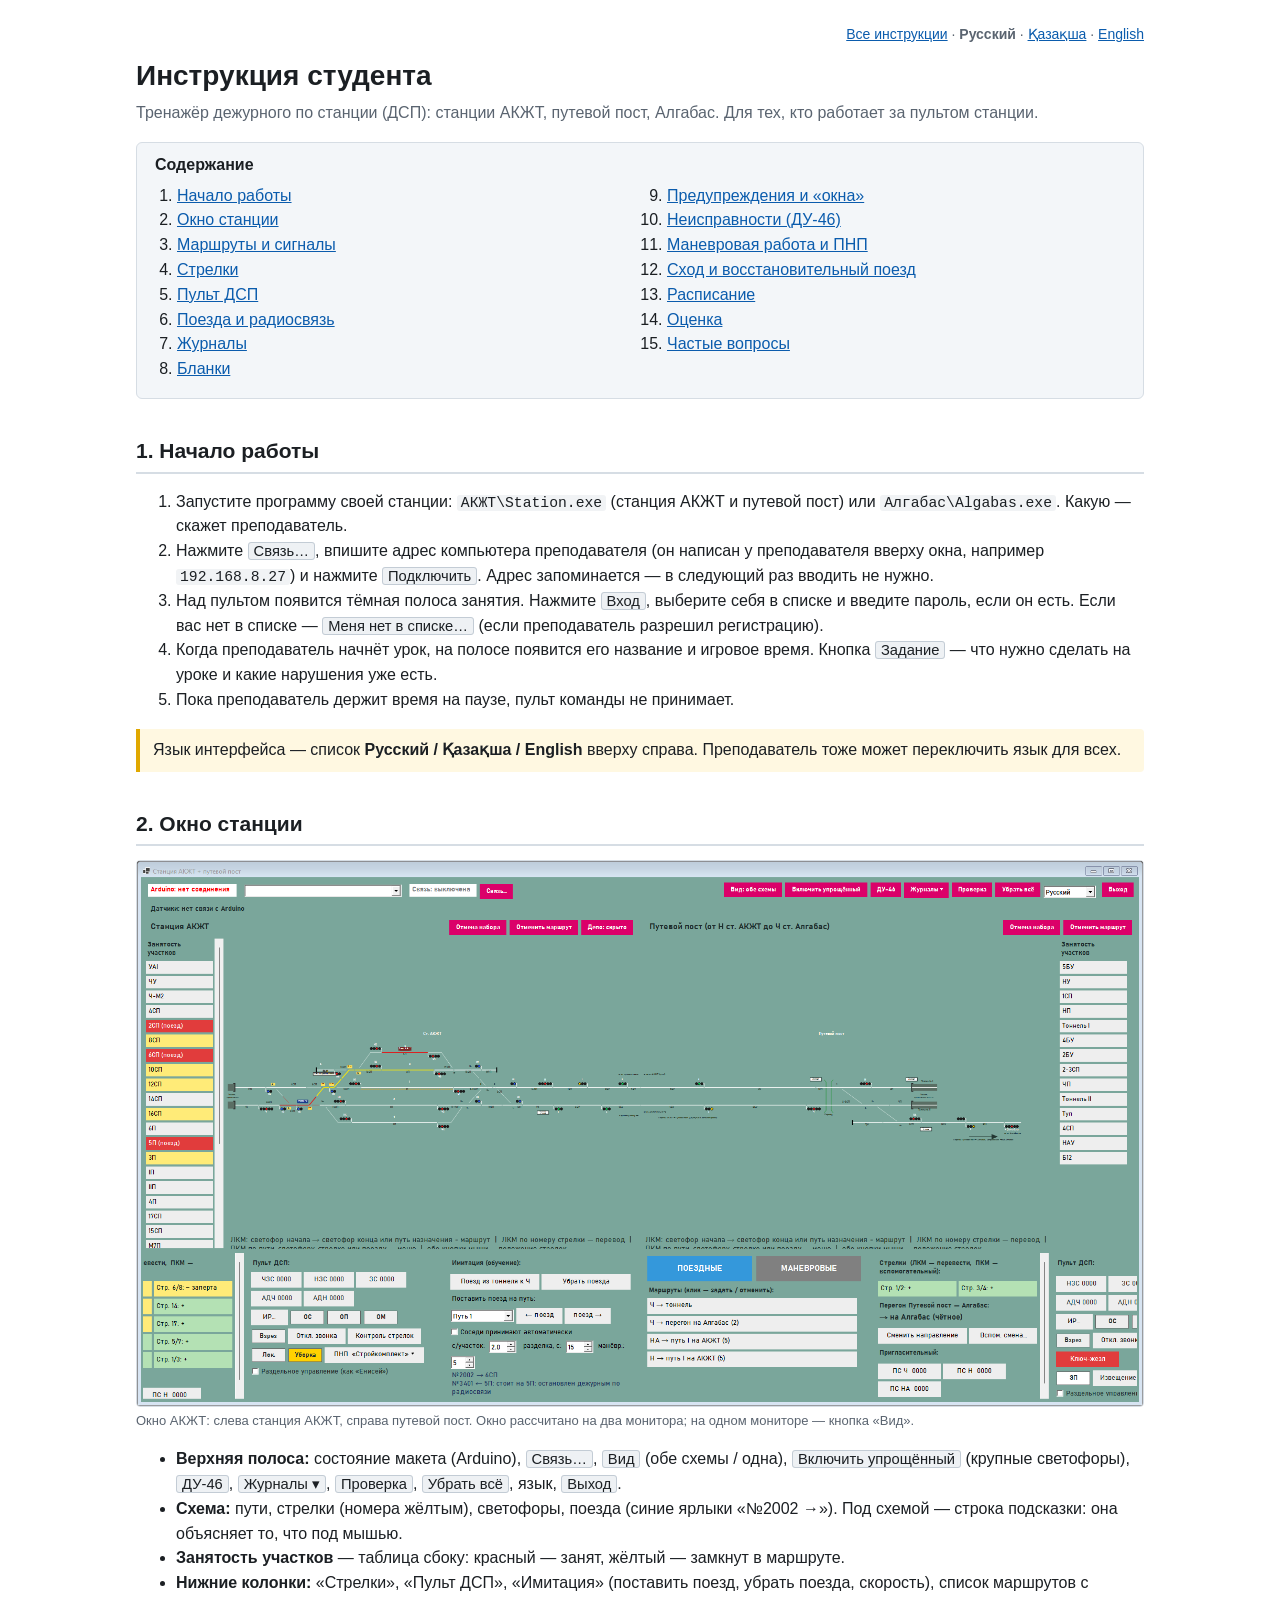
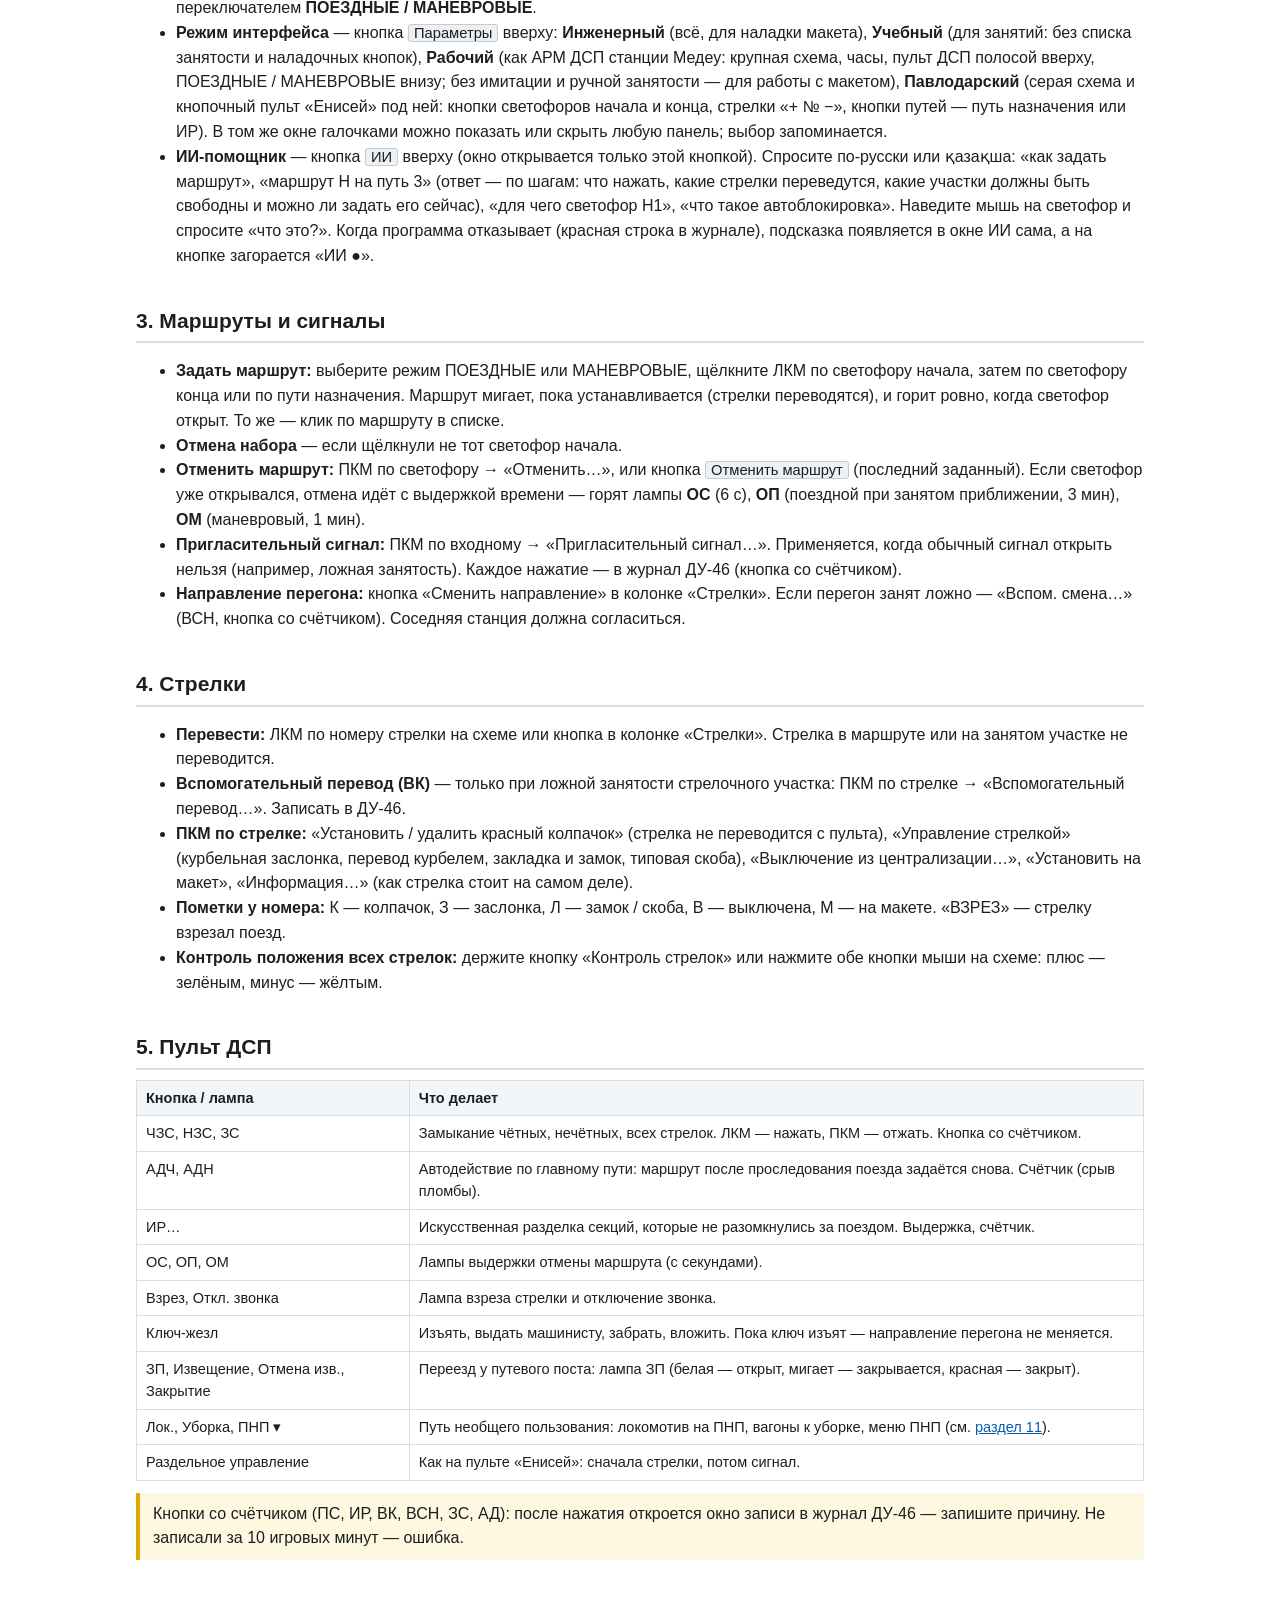
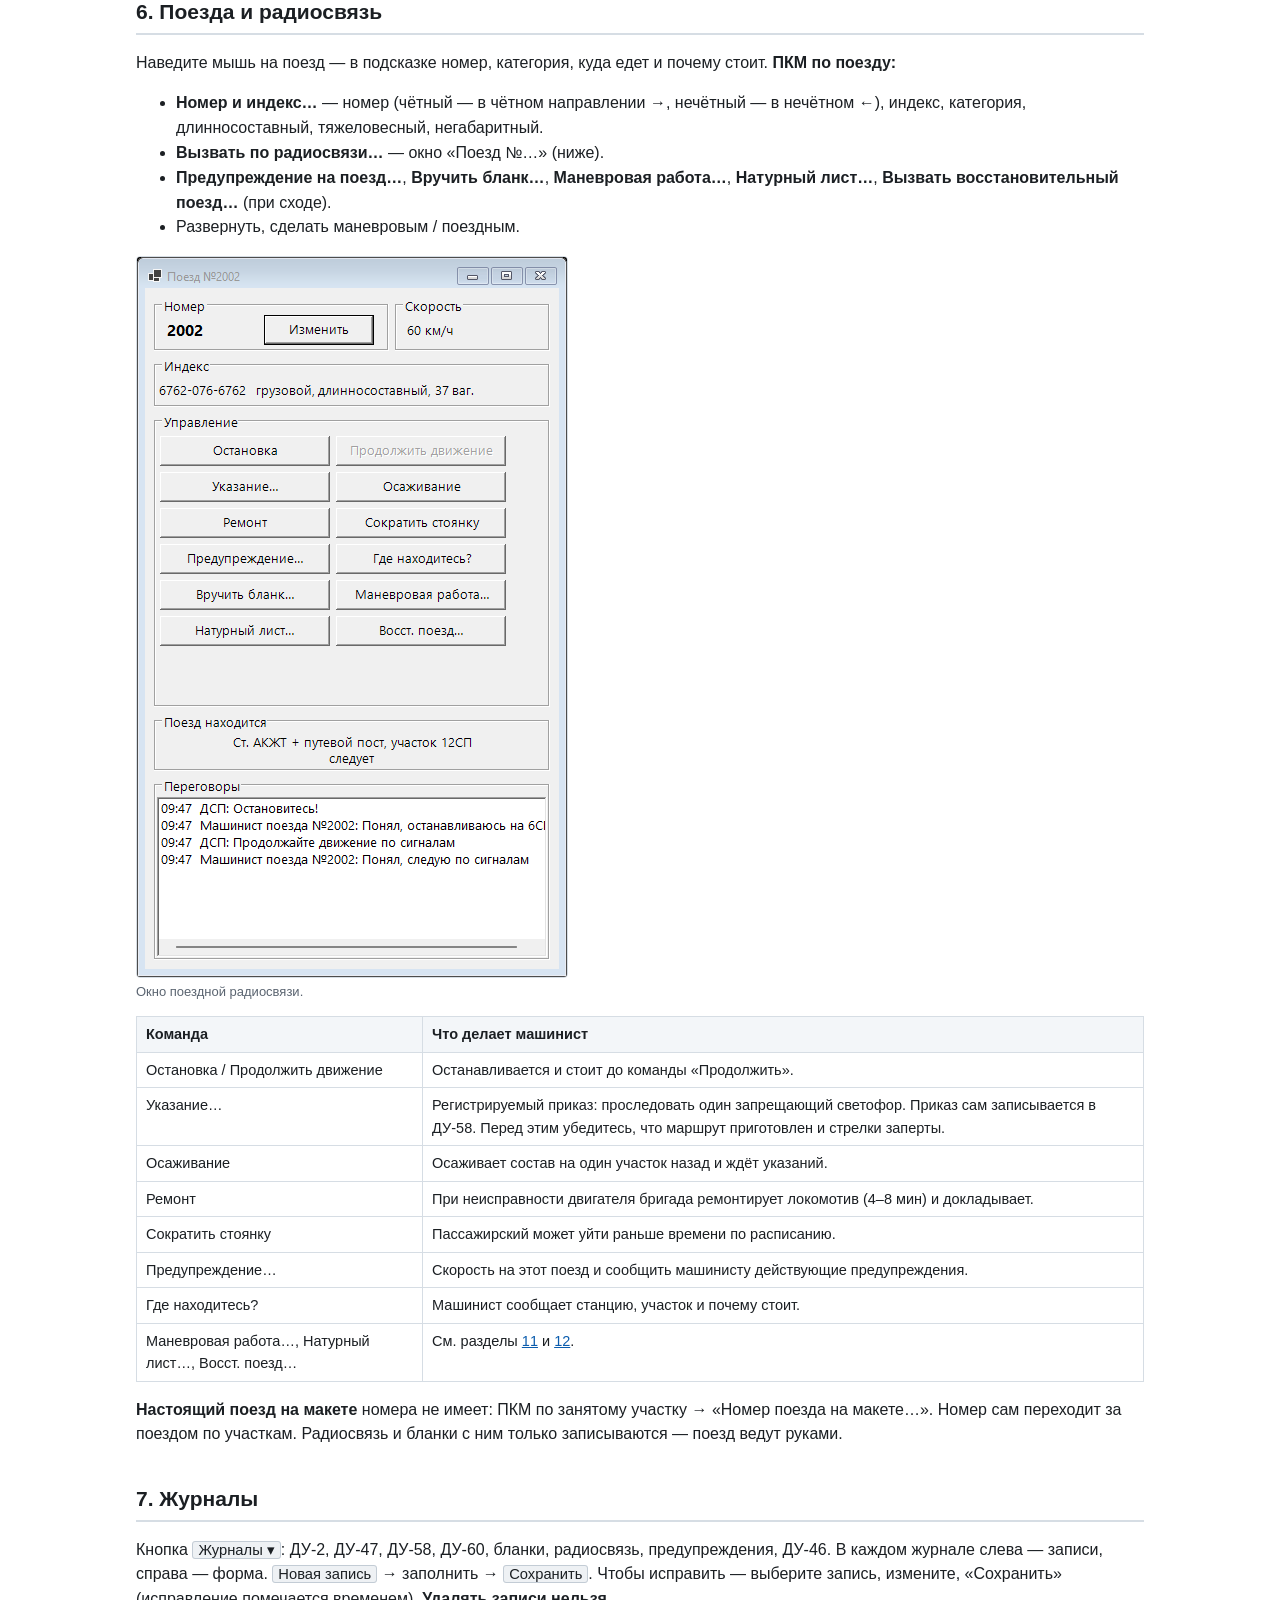
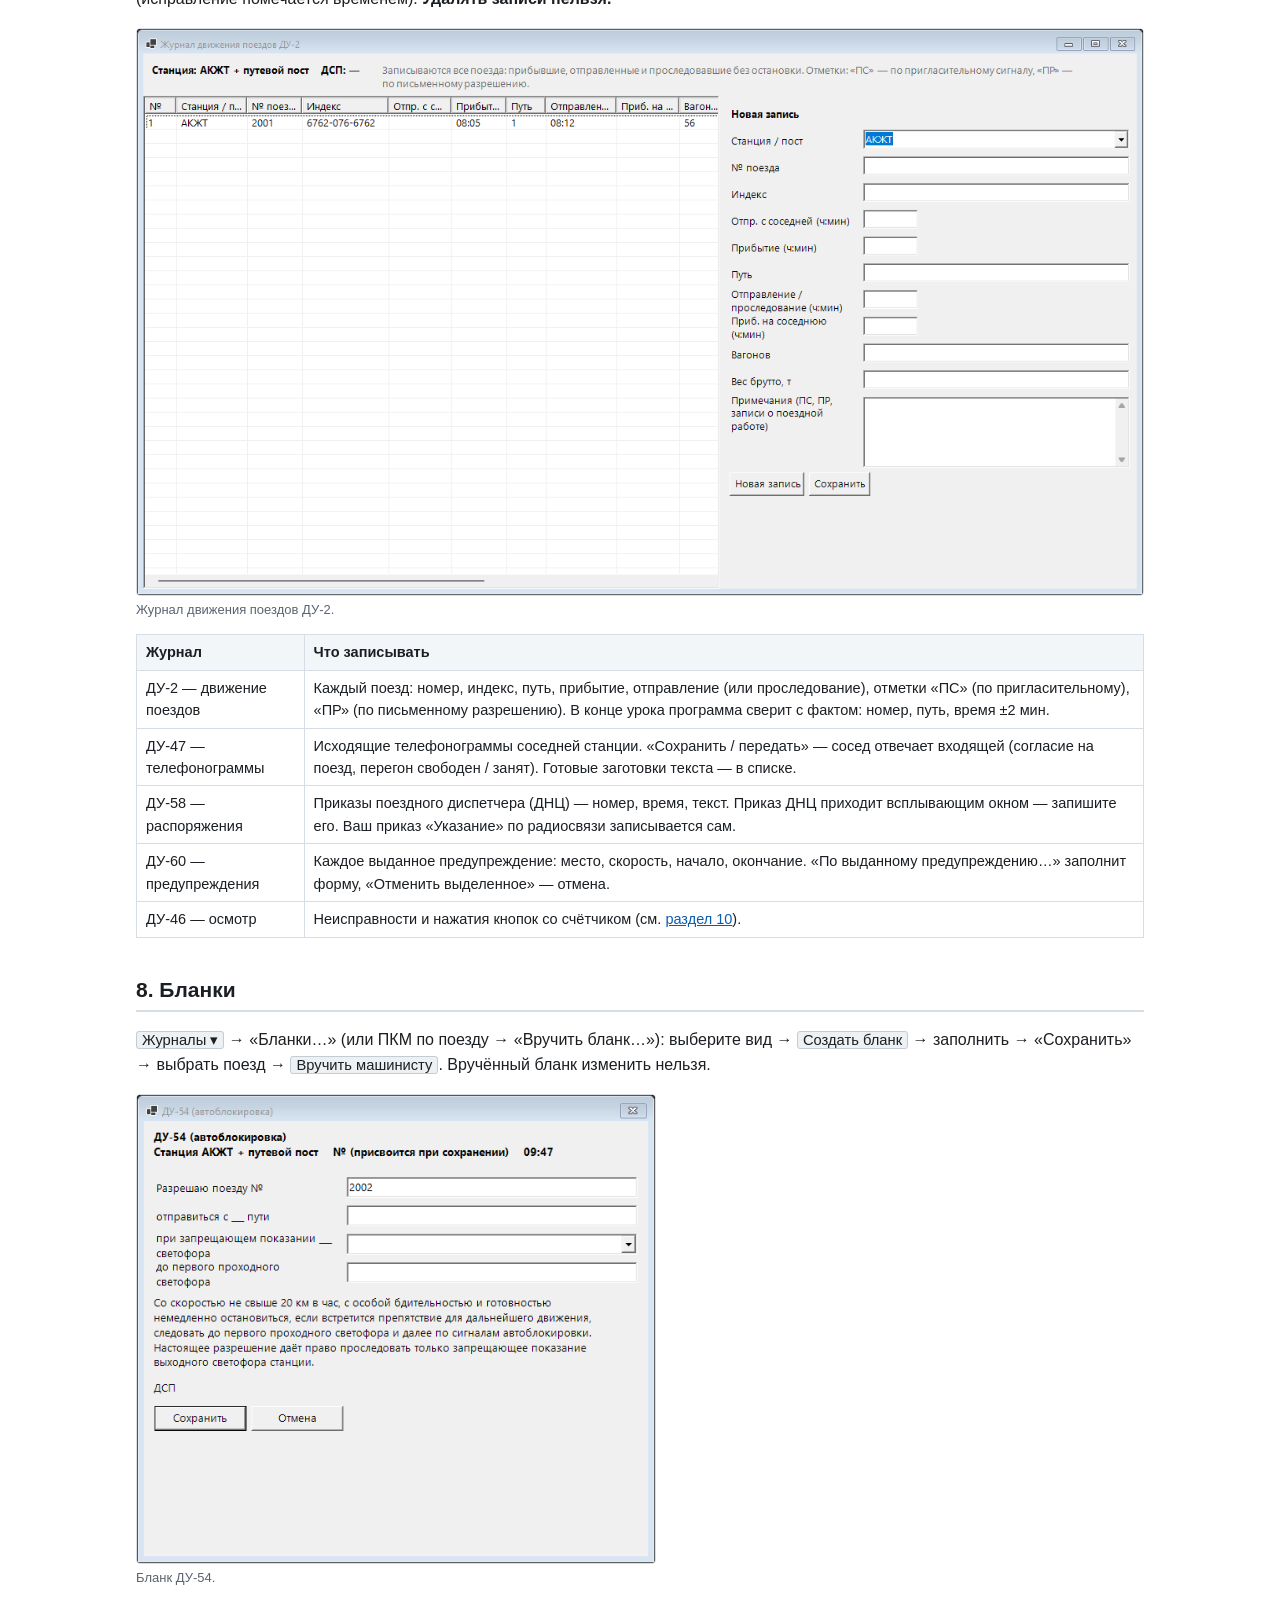
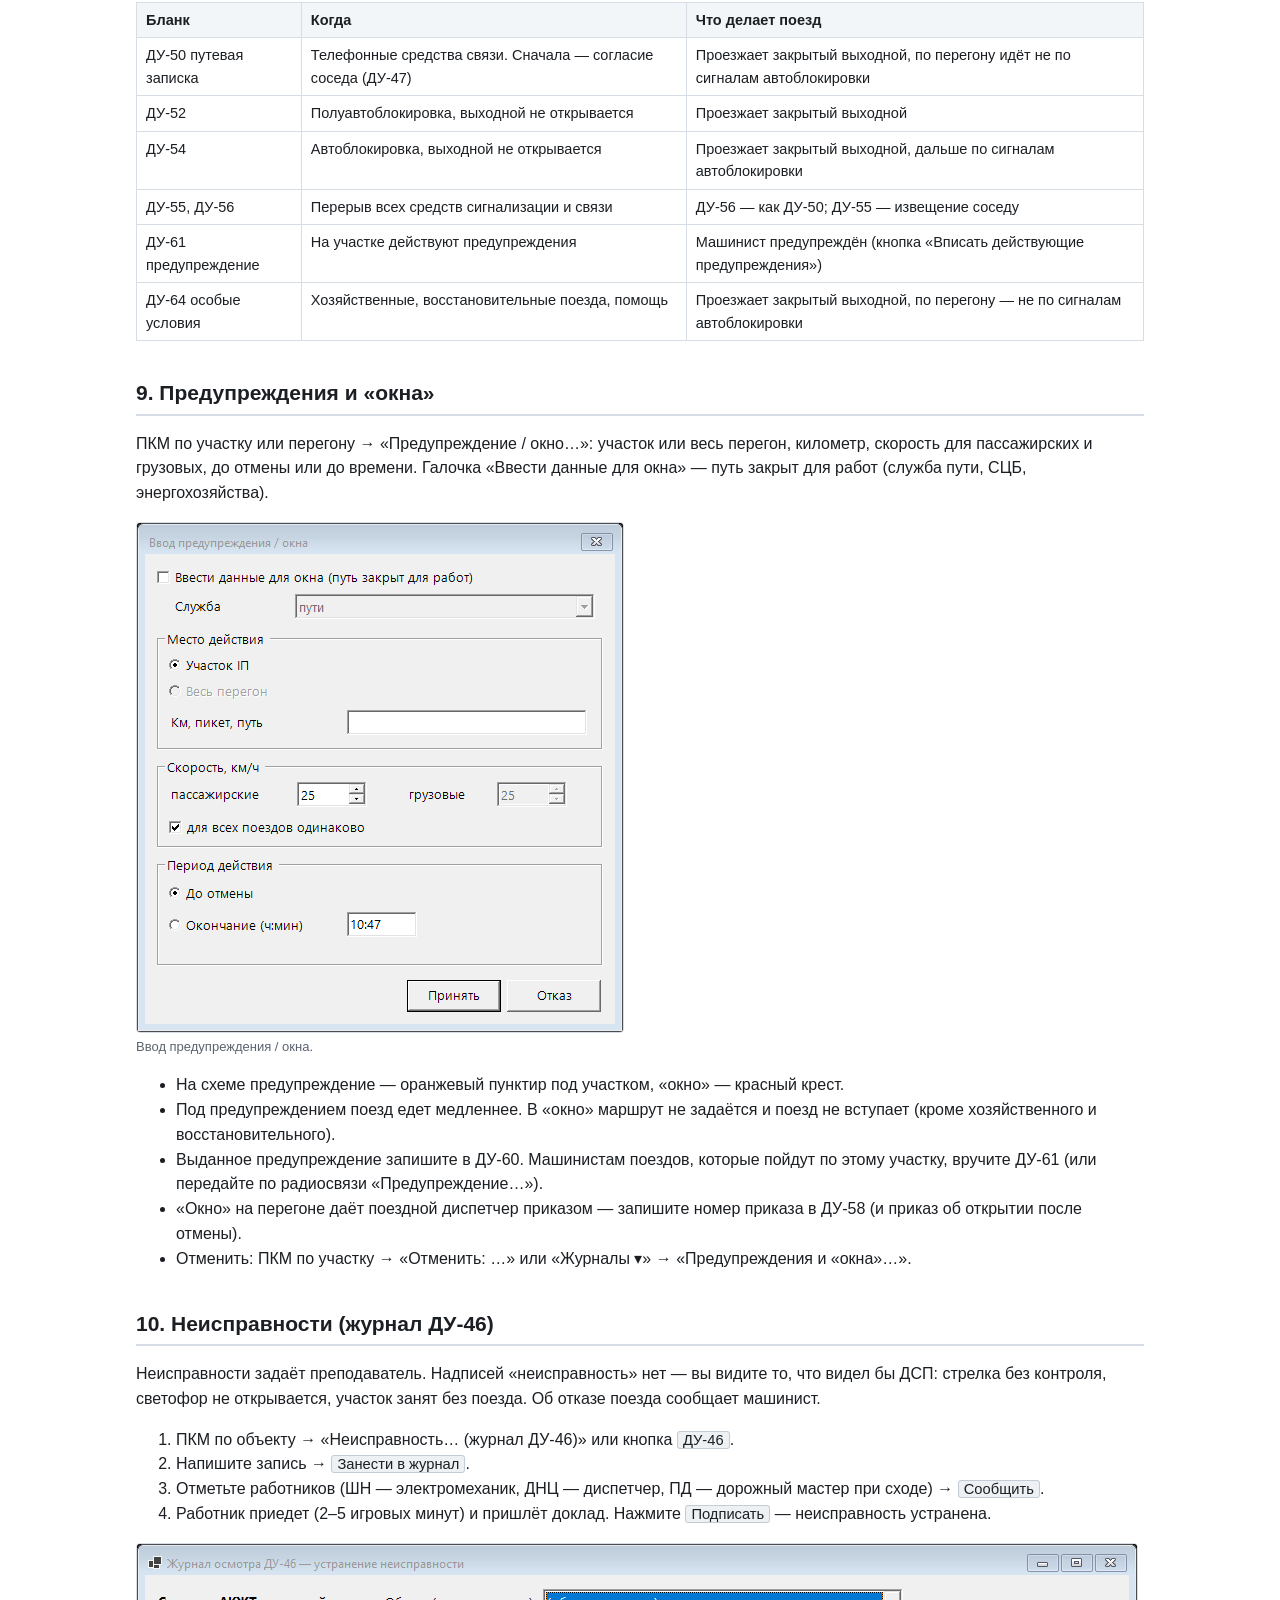
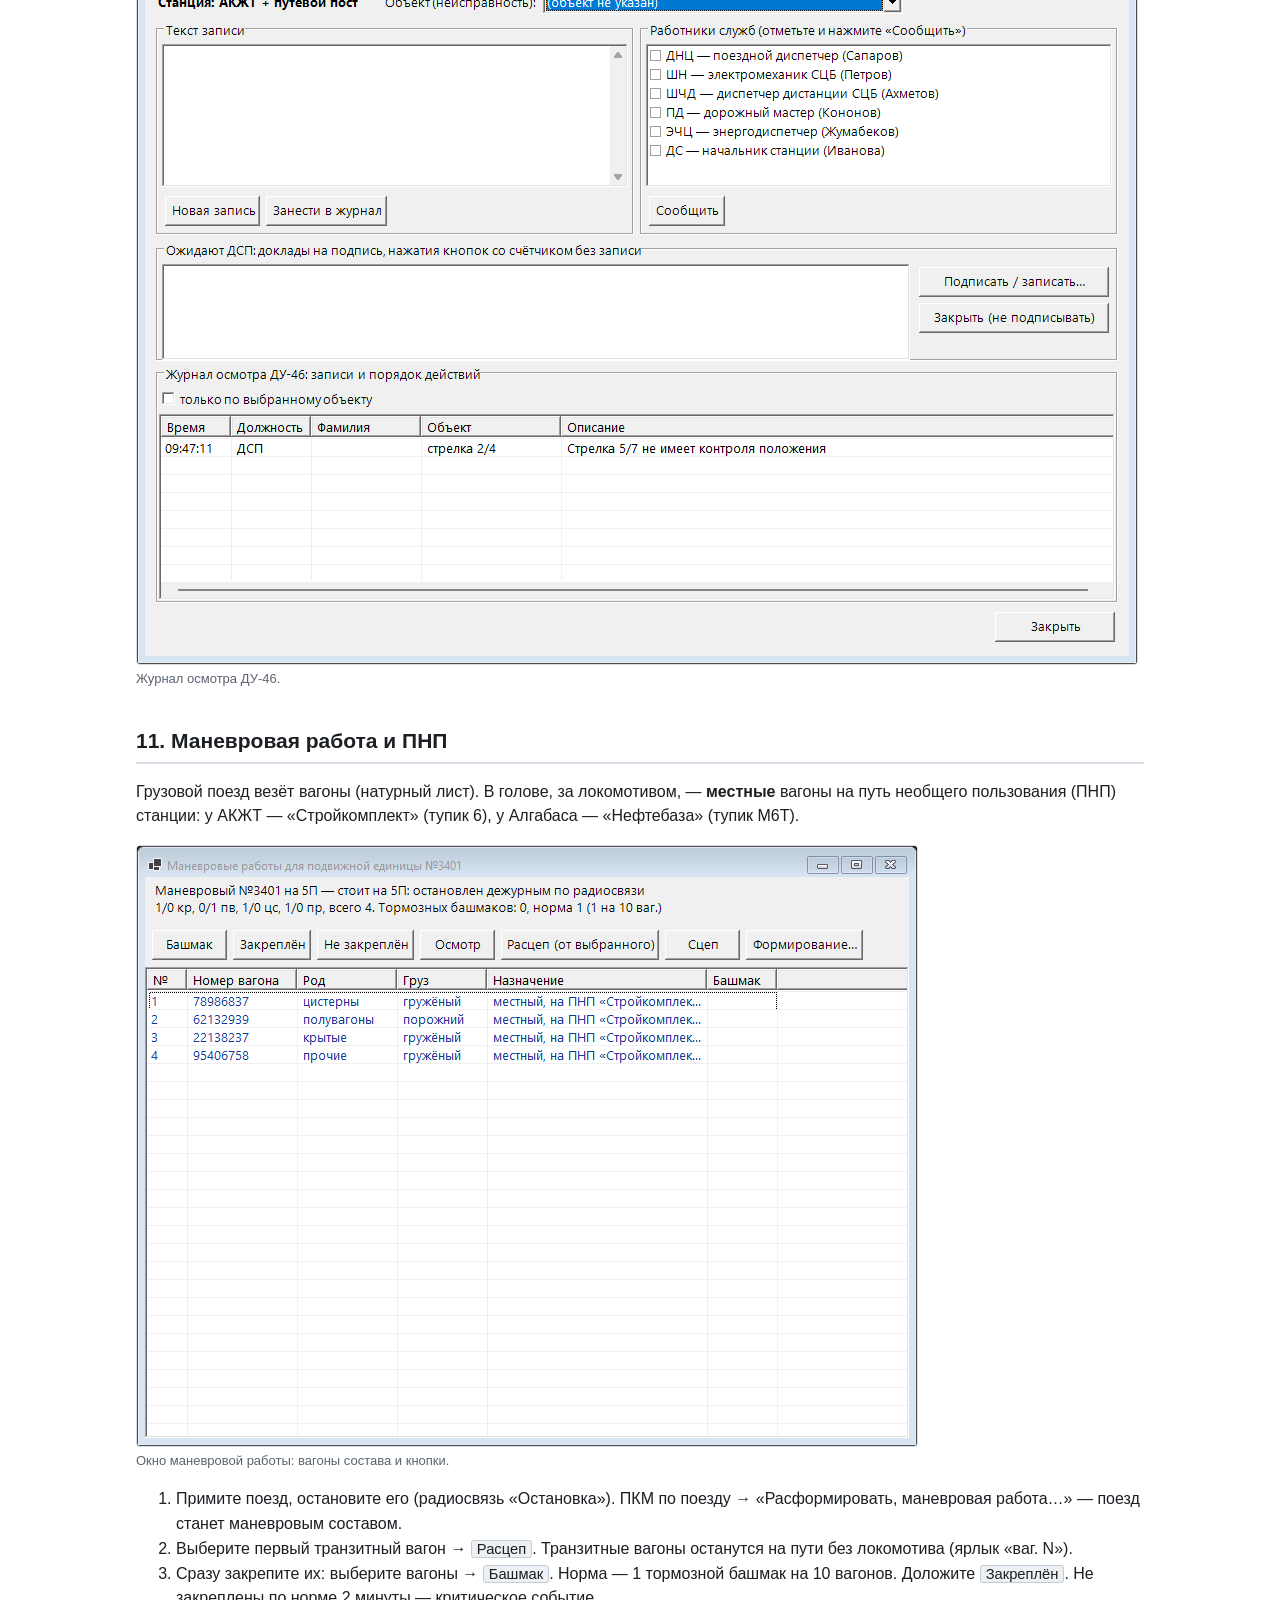
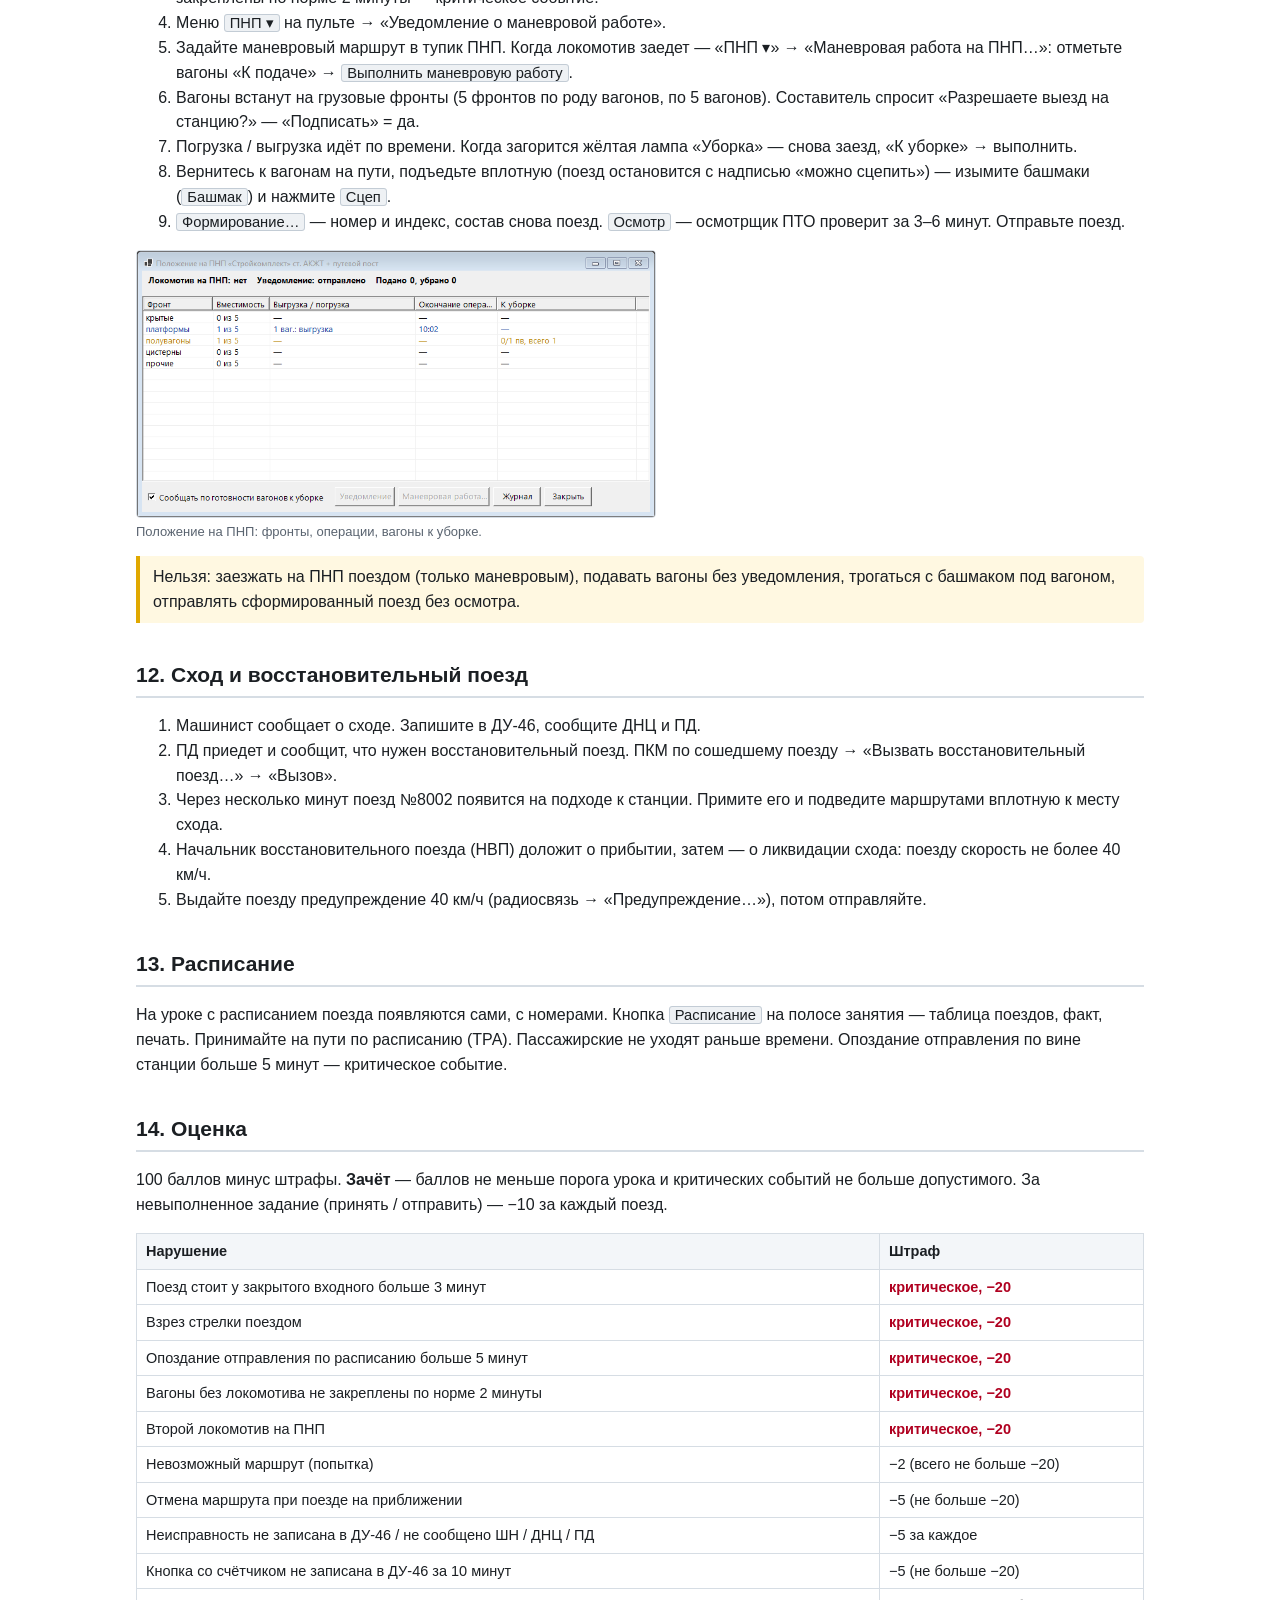
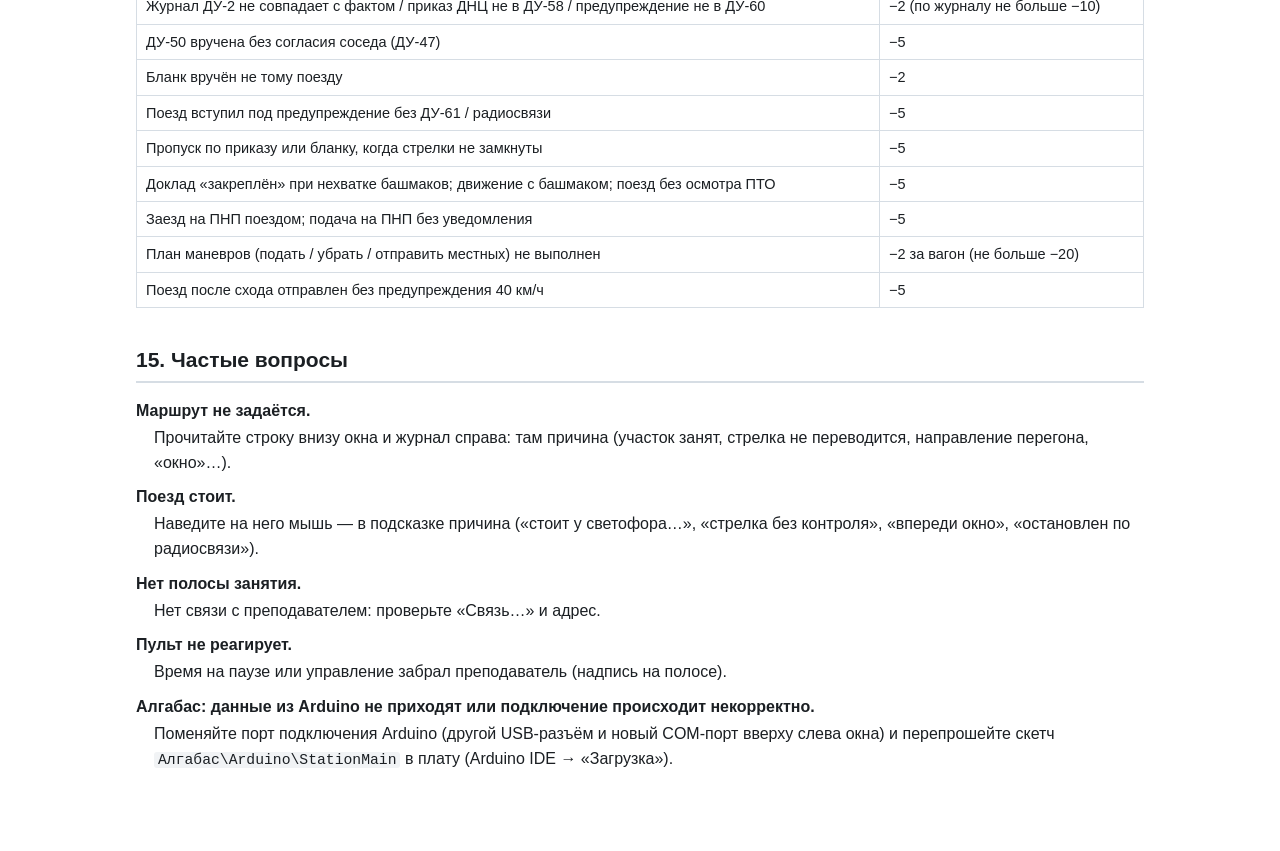
<file: Последняя программа/arnur/готовая_программа/Инструкции/student_ru.html>
<!doctype html>
<html lang="ru">
<head>
<meta charset="utf-8">
<meta name="viewport" content="width=device-width, initial-scale=1">
<title>Инструкция студента — тренажёр ДСП</title>
<link rel="stylesheet" href="style.css">
</head>
<body>
<main>
<nav class="lang"><a href="index.html">Все инструкции</a> · <b>Русский</b> · <a href="student_kk.html">Қазақша</a> · <a href="student_en.html">English</a></nav>
<h1>Инструкция студента</h1>
<p class="sub">Тренажёр дежурного по станции (ДСП): станции АКЖТ, путевой пост, Алгабас. Для тех, кто работает за пультом станции.</p>

<nav class="toc"><b>Содержание</b>
<ol>
<li><a href="#start">Начало работы</a></li>
<li><a href="#window">Окно станции</a></li>
<li><a href="#routes">Маршруты и сигналы</a></li>
<li><a href="#switches">Стрелки</a></li>
<li><a href="#panel">Пульт ДСП</a></li>
<li><a href="#trains">Поезда и радиосвязь</a></li>
<li><a href="#journals">Журналы</a></li>
<li><a href="#blanks">Бланки</a></li>
<li><a href="#warnings">Предупреждения и «окна»</a></li>
<li><a href="#faults">Неисправности (ДУ-46)</a></li>
<li><a href="#shunting">Маневровая работа и ПНП</a></li>
<li><a href="#recovery">Сход и восстановительный поезд</a></li>
<li><a href="#schedule">Расписание</a></li>
<li><a href="#score">Оценка</a></li>
<li><a href="#faq">Частые вопросы</a></li>
</ol></nav>

<h2 id="start">1. Начало работы</h2>
<ol>
<li>Запустите программу своей станции: <code>АКЖТ\Station.exe</code> (станция АКЖТ и путевой пост) или <code>Алгабас\Algabas.exe</code>. Какую — скажет преподаватель.</li>
<li>Нажмите <span class="btn">Связь…</span>, впишите адрес компьютера преподавателя (он написан у преподавателя вверху окна, например <code>192.168.8.27</code>) и нажмите <span class="btn">Подключить</span>. Адрес запоминается — в следующий раз вводить не нужно.</li>
<li>Над пультом появится тёмная полоса занятия. Нажмите <span class="btn">Вход</span>, выберите себя в списке и введите пароль, если он есть. Если вас нет в списке — <span class="btn">Меня нет в списке…</span> (если преподаватель разрешил регистрацию).</li>
<li>Когда преподаватель начнёт урок, на полосе появится его название и игровое время. Кнопка <span class="btn">Задание</span> — что нужно сделать на уроке и какие нарушения уже есть.</li>
<li>Пока преподаватель держит время на паузе, пульт команды не принимает.</li>
</ol>
<div class="note">Язык интерфейса — список <b>Русский / Қазақша / English</b> вверху справа. Преподаватель тоже может переключить язык для всех.</div>

<h2 id="window">2. Окно станции</h2>
<figure><img src="img/station_ru.png" alt="Окно станции АКЖТ"><figcaption>Окно АКЖТ: слева станция АКЖТ, справа путевой пост. Окно рассчитано на два монитора; на одном мониторе — кнопка «Вид».</figcaption></figure>
<ul>
<li><b>Верхняя полоса:</b> состояние макета (Arduino), <span class="btn">Связь…</span>, <span class="btn">Вид</span> (обе схемы / одна), <span class="btn">Включить упрощённый</span> (крупные светофоры), <span class="btn">ДУ-46</span>, <span class="btn">Журналы ▾</span>, <span class="btn">Проверка</span>, <span class="btn">Убрать всё</span>, язык, <span class="btn">Выход</span>.</li>
<li><b>Схема:</b> пути, стрелки (номера жёлтым), светофоры, поезда (синие ярлыки «№2002 →»). Под схемой — строка подсказки: она объясняет то, что под мышью.</li>
<li><b>Занятость участков</b> — таблица сбоку: красный — занят, жёлтый — замкнут в маршруте.</li>
<li><b>Нижние колонки:</b> «Стрелки», «Пульт ДСП», «Имитация» (поставить поезд, убрать поезда, скорость), список маршрутов с переключателем <b>ПОЕЗДНЫЕ / МАНЕВРОВЫЕ</b>.</li>
<li><b>Режим интерфейса</b> — кнопка <span class="btn">Параметры</span> вверху: <b>Инженерный</b> (всё, для наладки макета), <b>Учебный</b> (для занятий: без списка занятости и наладочных кнопок), <b>Рабочий</b> (как АРМ ДСП станции Медеу: крупная схема, часы, пульт ДСП полосой вверху, ПОЕЗДНЫЕ / МАНЕВРОВЫЕ внизу; без имитации и ручной занятости — для работы с макетом), <b>Павлодарский</b> (серая схема и кнопочный пульт «Енисей» под ней: кнопки светофоров начала и конца, стрелки «+ № −», кнопки путей — путь назначения или ИР). В том же окне галочками можно показать или скрыть любую панель; выбор запоминается.</li>
<li><b>ИИ-помощник</b> — кнопка <span class="btn">ИИ</span> вверху (окно открывается только этой кнопкой). Спросите по-русски или қазақша: «как задать маршрут», «маршрут Н на путь 3» (ответ — по шагам: что нажать, какие стрелки переведутся, какие участки должны быть свободны и можно ли задать его сейчас), «для чего светофор Н1», «что такое автоблокировка». Наведите мышь на светофор и спросите «что это?». Когда программа отказывает (красная строка в журнале), подсказка появляется в окне ИИ сама, а на кнопке загорается «ИИ ●».</li>
</ul>

<h2 id="routes">3. Маршруты и сигналы</h2>
<ul>
<li><b>Задать маршрут:</b> выберите режим ПОЕЗДНЫЕ или МАНЕВРОВЫЕ, щёлкните ЛКМ по светофору начала, затем по светофору конца или по пути назначения. Маршрут мигает, пока устанавливается (стрелки переводятся), и горит ровно, когда светофор открыт. То же — клик по маршруту в списке.</li>
<li><b>Отмена набора</b> — если щёлкнули не тот светофор начала.</li>
<li><b>Отменить маршрут:</b> ПКМ по светофору → «Отменить…», или кнопка <span class="btn">Отменить маршрут</span> (последний заданный). Если светофор уже открывался, отмена идёт с выдержкой времени — горят лампы <b>ОС</b> (6 с), <b>ОП</b> (поездной при занятом приближении, 3 мин), <b>ОМ</b> (маневровый, 1 мин).</li>
<li><b>Пригласительный сигнал:</b> ПКМ по входному → «Пригласительный сигнал…». Применяется, когда обычный сигнал открыть нельзя (например, ложная занятость). Каждое нажатие — в журнал ДУ-46 (кнопка со счётчиком).</li>
<li><b>Направление перегона:</b> кнопка «Сменить направление» в колонке «Стрелки». Если перегон занят ложно — «Вспом. смена…» (ВСН, кнопка со счётчиком). Соседняя станция должна согласиться.</li>
</ul>

<h2 id="switches">4. Стрелки</h2>
<ul>
<li><b>Перевести:</b> ЛКМ по номеру стрелки на схеме или кнопка в колонке «Стрелки». Стрелка в маршруте или на занятом участке не переводится.</li>
<li><b>Вспомогательный перевод (ВК)</b> — только при ложной занятости стрелочного участка: ПКМ по стрелке → «Вспомогательный перевод…». Записать в ДУ-46.</li>
<li><b>ПКМ по стрелке:</b> «Установить / удалить красный колпачок» (стрелка не переводится с пульта), «Управление стрелкой» (курбельная заслонка, перевод курбелем, закладка и замок, типовая скоба), «Выключение из централизации…», «Установить на макет», «Информация…» (как стрелка стоит на самом деле).</li>
<li><b>Пометки у номера:</b> К — колпачок, З — заслонка, Л — замок / скоба, В — выключена, М — на макете. «ВЗРЕЗ» — стрелку взрезал поезд.</li>
<li><b>Контроль положения всех стрелок:</b> держите кнопку «Контроль стрелок» или нажмите обе кнопки мыши на схеме: плюс — зелёным, минус — жёлтым.</li>
</ul>

<h2 id="panel">5. Пульт ДСП</h2>
<table>
<tr><th>Кнопка / лампа</th><th>Что делает</th></tr>
<tr><td>ЧЗС, НЗС, ЗС</td><td>Замыкание чётных, нечётных, всех стрелок. ЛКМ — нажать, ПКМ — отжать. Кнопка со счётчиком.</td></tr>
<tr><td>АДЧ, АДН</td><td>Автодействие по главному пути: маршрут после проследования поезда задаётся снова. Счётчик (срыв пломбы).</td></tr>
<tr><td>ИР…</td><td>Искусственная разделка секций, которые не разомкнулись за поездом. Выдержка, счётчик.</td></tr>
<tr><td>ОС, ОП, ОМ</td><td>Лампы выдержки отмены маршрута (с секундами).</td></tr>
<tr><td>Взрез, Откл. звонка</td><td>Лампа взреза стрелки и отключение звонка.</td></tr>
<tr><td>Ключ-жезл</td><td>Изъять, выдать машинисту, забрать, вложить. Пока ключ изъят — направление перегона не меняется.</td></tr>
<tr><td>ЗП, Извещение, Отмена изв., Закрытие</td><td>Переезд у путевого поста: лампа ЗП (белая — открыт, мигает — закрывается, красная — закрыт).</td></tr>
<tr><td>Лок., Уборка, ПНП ▾</td><td>Путь необщего пользования: локомотив на ПНП, вагоны к уборке, меню ПНП (см. <a href="#shunting">раздел 11</a>).</td></tr>
<tr><td>Раздельное управление</td><td>Как на пульте «Енисей»: сначала стрелки, потом сигнал.</td></tr>
</table>
<div class="note">Кнопки со счётчиком (ПС, ИР, ВК, ВСН, ЗС, АД): после нажатия откроется окно записи в журнал ДУ-46 — запишите причину. Не записали за 10 игровых минут — ошибка.</div>

<h2 id="trains">6. Поезда и радиосвязь</h2>
<p>Наведите мышь на поезд — в подсказке номер, категория, куда едет и почему стоит. <b>ПКМ по поезду:</b></p>
<ul>
<li><b>Номер и индекс…</b> — номер (чётный — в чётном направлении →, нечётный — в нечётном ←), индекс, категория, длинносоставный, тяжеловесный, негабаритный.</li>
<li><b>Вызвать по радиосвязи…</b> — окно «Поезд №…» (ниже).</li>
<li><b>Предупреждение на поезд…</b>, <b>Вручить бланк…</b>, <b>Маневровая работа…</b>, <b>Натурный лист…</b>, <b>Вызвать восстановительный поезд…</b> (при сходе).</li>
<li>Развернуть, сделать маневровым / поездным.</li>
</ul>
<figure class="small"><img src="img/radio_ru.png" alt="Радиосвязь"><figcaption>Окно поездной радиосвязи.</figcaption></figure>
<table>
<tr><th>Команда</th><th>Что делает машинист</th></tr>
<tr><td>Остановка / Продолжить движение</td><td>Останавливается и стоит до команды «Продолжить».</td></tr>
<tr><td>Указание…</td><td>Регистрируемый приказ: проследовать один запрещающий светофор. Приказ сам записывается в ДУ-58. Перед этим убедитесь, что маршрут приготовлен и стрелки заперты.</td></tr>
<tr><td>Осаживание</td><td>Осаживает состав на один участок назад и ждёт указаний.</td></tr>
<tr><td>Ремонт</td><td>При неисправности двигателя бригада ремонтирует локомотив (4–8 мин) и докладывает.</td></tr>
<tr><td>Сократить стоянку</td><td>Пассажирский может уйти раньше времени по расписанию.</td></tr>
<tr><td>Предупреждение…</td><td>Скорость на этот поезд и сообщить машинисту действующие предупреждения.</td></tr>
<tr><td>Где находитесь?</td><td>Машинист сообщает станцию, участок и почему стоит.</td></tr>
<tr><td>Маневровая работа…, Натурный лист…, Восст. поезд…</td><td>См. разделы <a href="#shunting">11</a> и <a href="#recovery">12</a>.</td></tr>
</table>
<p><b>Настоящий поезд на макете</b> номера не имеет: ПКМ по занятому участку → «Номер поезда на макете…». Номер сам переходит за поездом по участкам. Радиосвязь и бланки с ним только записываются — поезд ведут руками.</p>

<h2 id="journals">7. Журналы</h2>
<p>Кнопка <span class="btn">Журналы ▾</span>: ДУ-2, ДУ-47, ДУ-58, ДУ-60, бланки, радиосвязь, предупреждения, ДУ-46. В каждом журнале слева — записи, справа — форма. <span class="btn">Новая запись</span> → заполнить → <span class="btn">Сохранить</span>. Чтобы исправить — выберите запись, измените, «Сохранить» (исправление помечается временем). <b>Удалять записи нельзя.</b></p>
<figure><img src="img/du2_ru.png" alt="Журнал ДУ-2"><figcaption>Журнал движения поездов ДУ-2.</figcaption></figure>
<table>
<tr><th>Журнал</th><th>Что записывать</th></tr>
<tr><td>ДУ-2 — движение поездов</td><td>Каждый поезд: номер, индекс, путь, прибытие, отправление (или проследование), отметки «ПС» (по пригласительному), «ПР» (по письменному разрешению). В конце урока программа сверит с фактом: номер, путь, время ±2 мин.</td></tr>
<tr><td>ДУ-47 — телефонограммы</td><td>Исходящие телефонограммы соседней станции. «Сохранить / передать» — сосед отвечает входящей (согласие на поезд, перегон свободен / занят). Готовые заготовки текста — в списке.</td></tr>
<tr><td>ДУ-58 — распоряжения</td><td>Приказы поездного диспетчера (ДНЦ) — номер, время, текст. Приказ ДНЦ приходит всплывающим окном — запишите его. Ваш приказ «Указание» по радиосвязи записывается сам.</td></tr>
<tr><td>ДУ-60 — предупреждения</td><td>Каждое выданное предупреждение: место, скорость, начало, окончание. «По выданному предупреждению…» заполнит форму, «Отменить выделенное» — отмена.</td></tr>
<tr><td>ДУ-46 — осмотр</td><td>Неисправности и нажатия кнопок со счётчиком (см. <a href="#faults">раздел 10</a>).</td></tr>
</table>

<h2 id="blanks">8. Бланки</h2>
<p><span class="btn">Журналы ▾</span> → «Бланки…» (или ПКМ по поезду → «Вручить бланк…»): выберите вид → <span class="btn">Создать бланк</span> → заполнить → «Сохранить» → выбрать поезд → <span class="btn">Вручить машинисту</span>. Вручённый бланк изменить нельзя.</p>
<figure class="small"><img src="img/du54_ru.png" alt="Бланк ДУ-54"><figcaption>Бланк ДУ-54.</figcaption></figure>
<table>
<tr><th>Бланк</th><th>Когда</th><th>Что делает поезд</th></tr>
<tr><td>ДУ-50 путевая записка</td><td>Телефонные средства связи. Сначала — согласие соседа (ДУ-47)</td><td>Проезжает закрытый выходной, по перегону идёт не по сигналам автоблокировки</td></tr>
<tr><td>ДУ-52</td><td>Полуавтоблокировка, выходной не открывается</td><td>Проезжает закрытый выходной</td></tr>
<tr><td>ДУ-54</td><td>Автоблокировка, выходной не открывается</td><td>Проезжает закрытый выходной, дальше по сигналам автоблокировки</td></tr>
<tr><td>ДУ-55, ДУ-56</td><td>Перерыв всех средств сигнализации и связи</td><td>ДУ-56 — как ДУ-50; ДУ-55 — извещение соседу</td></tr>
<tr><td>ДУ-61 предупреждение</td><td>На участке действуют предупреждения</td><td>Машинист предупреждён (кнопка «Вписать действующие предупреждения»)</td></tr>
<tr><td>ДУ-64 особые условия</td><td>Хозяйственные, восстановительные поезда, помощь</td><td>Проезжает закрытый выходной, по перегону — не по сигналам автоблокировки</td></tr>
</table>

<h2 id="warnings">9. Предупреждения и «окна»</h2>
<p>ПКМ по участку или перегону → «Предупреждение / окно…»: участок или весь перегон, километр, скорость для пассажирских и грузовых, до отмены или до времени. Галочка «Ввести данные для окна» — путь закрыт для работ (служба пути, СЦБ, энергохозяйства).</p>
<figure class="small"><img src="img/restriction_ru.png" alt="Ввод предупреждения"><figcaption>Ввод предупреждения / окна.</figcaption></figure>
<ul>
<li>На схеме предупреждение — оранжевый пунктир под участком, «окно» — красный крест.</li>
<li>Под предупреждением поезд едет медленнее. В «окно» маршрут не задаётся и поезд не вступает (кроме хозяйственного и восстановительного).</li>
<li>Выданное предупреждение запишите в ДУ-60. Машинистам поездов, которые пойдут по этому участку, вручите ДУ-61 (или передайте по радиосвязи «Предупреждение…»).</li>
<li>«Окно» на перегоне даёт поездной диспетчер приказом — запишите номер приказа в ДУ-58 (и приказ об открытии после отмены).</li>
<li>Отменить: ПКМ по участку → «Отменить: …» или «Журналы ▾» → «Предупреждения и «окна»…».</li>
</ul>

<h2 id="faults">10. Неисправности (журнал ДУ-46)</h2>
<p>Неисправности задаёт преподаватель. Надписей «неисправность» нет — вы видите то, что видел бы ДСП: стрелка без контроля, светофор не открывается, участок занят без поезда. Об отказе поезда сообщает машинист.</p>
<ol>
<li>ПКМ по объекту → «Неисправность… (журнал ДУ-46)» или кнопка <span class="btn">ДУ-46</span>.</li>
<li>Напишите запись → <span class="btn">Занести в журнал</span>.</li>
<li>Отметьте работников (ШН — электромеханик, ДНЦ — диспетчер, ПД — дорожный мастер при сходе) → <span class="btn">Сообщить</span>.</li>
<li>Работник приедет (2–5 игровых минут) и пришлёт доклад. Нажмите <span class="btn">Подписать</span> — неисправность устранена.</li>
</ol>
<figure><img src="img/du46_ru.png" alt="ДУ-46"><figcaption>Журнал осмотра ДУ-46.</figcaption></figure>

<h2 id="shunting">11. Маневровая работа и ПНП</h2>
<p>Грузовой поезд везёт вагоны (натурный лист). В голове, за локомотивом, — <b>местные</b> вагоны на путь необщего пользования (ПНП) станции: у АКЖТ — «Стройкомплект» (тупик 6), у Алгабаса — «Нефтебаза» (тупик М6Т).</p>
<figure><img src="img/shunt_ru.png" alt="Маневровая работа"><figcaption>Окно маневровой работы: вагоны состава и кнопки.</figcaption></figure>
<ol>
<li>Примите поезд, остановите его (радиосвязь «Остановка»). ПКМ по поезду → «Расформировать, маневровая работа…» — поезд станет маневровым составом.</li>
<li>Выберите первый транзитный вагон → <span class="btn">Расцеп</span>. Транзитные вагоны останутся на пути без локомотива (ярлык «ваг. N»).</li>
<li>Сразу закрепите их: выберите вагоны → <span class="btn">Башмак</span>. Норма — 1 тормозной башмак на 10 вагонов. Доложите <span class="btn">Закреплён</span>. Не закреплены по норме 2 минуты — критическое событие.</li>
<li>Меню <span class="btn">ПНП ▾</span> на пульте → «Уведомление о маневровой работе».</li>
<li>Задайте маневровый маршрут в тупик ПНП. Когда локомотив заедет — «ПНП ▾» → «Маневровая работа на ПНП…»: отметьте вагоны «К подаче» → <span class="btn">Выполнить маневровую работу</span>.</li>
<li>Вагоны встанут на грузовые фронты (5 фронтов по роду вагонов, по 5 вагонов). Составитель спросит «Разрешаете выезд на станцию?» — «Подписать» = да.</li>
<li>Погрузка / выгрузка идёт по времени. Когда загорится жёлтая лампа «Уборка» — снова заезд, «К уборке» → выполнить.</li>
<li>Вернитесь к вагонам на пути, подъедьте вплотную (поезд остановится с надписью «можно сцепить») — изымите башмаки (<span class="btn">Башмак</span>) и нажмите <span class="btn">Сцеп</span>.</li>
<li><span class="btn">Формирование…</span> — номер и индекс, состав снова поезд. <span class="btn">Осмотр</span> — осмотрщик ПТО проверит за 3–6 минут. Отправьте поезд.</li>
</ol>
<figure class="small"><img src="img/pnp_ru.png" alt="Положение на ПНП"><figcaption>Положение на ПНП: фронты, операции, вагоны к уборке.</figcaption></figure>
<div class="note">Нельзя: заезжать на ПНП поездом (только маневровым), подавать вагоны без уведомления, трогаться с башмаком под вагоном, отправлять сформированный поезд без осмотра.</div>

<h2 id="recovery">12. Сход и восстановительный поезд</h2>
<ol>
<li>Машинист сообщает о сходе. Запишите в ДУ-46, сообщите ДНЦ и ПД.</li>
<li>ПД приедет и сообщит, что нужен восстановительный поезд. ПКМ по сошедшему поезду → «Вызвать восстановительный поезд…» → «Вызов».</li>
<li>Через несколько минут поезд №8002 появится на подходе к станции. Примите его и подведите маршрутами вплотную к месту схода.</li>
<li>Начальник восстановительного поезда (НВП) доложит о прибытии, затем — о ликвидации схода: поезду скорость не более 40 км/ч.</li>
<li>Выдайте поезду предупреждение 40 км/ч (радиосвязь → «Предупреждение…»), потом отправляйте.</li>
</ol>

<h2 id="schedule">13. Расписание</h2>
<p>На уроке с расписанием поезда появляются сами, с номерами. Кнопка <span class="btn">Расписание</span> на полосе занятия — таблица поездов, факт, печать. Принимайте на пути по расписанию (ТРА). Пассажирские не уходят раньше времени. Опоздание отправления по вине станции больше 5 минут — критическое событие.</p>

<h2 id="score">14. Оценка</h2>
<p>100 баллов минус штрафы. <b>Зачёт</b> — баллов не меньше порога урока и критических событий не больше допустимого. За невыполненное задание (принять / отправить) — −10 за каждый поезд.</p>
<table>
<tr><th>Нарушение</th><th>Штраф</th></tr>
<tr><td>Поезд стоит у закрытого входного больше 3 минут</td><td class="crit">критическое, −20</td></tr>
<tr><td>Взрез стрелки поездом</td><td class="crit">критическое, −20</td></tr>
<tr><td>Опоздание отправления по расписанию больше 5 минут</td><td class="crit">критическое, −20</td></tr>
<tr><td>Вагоны без локомотива не закреплены по норме 2 минуты</td><td class="crit">критическое, −20</td></tr>
<tr><td>Второй локомотив на ПНП</td><td class="crit">критическое, −20</td></tr>
<tr><td>Невозможный маршрут (попытка)</td><td>−2 (всего не больше −20)</td></tr>
<tr><td>Отмена маршрута при поезде на приближении</td><td>−5 (не больше −20)</td></tr>
<tr><td>Неисправность не записана в ДУ-46 / не сообщено ШН / ДНЦ / ПД</td><td>−5 за каждое</td></tr>
<tr><td>Кнопка со счётчиком не записана в ДУ-46 за 10 минут</td><td>−5 (не больше −20)</td></tr>
<tr><td>Журнал ДУ-2 не совпадает с фактом / приказ ДНЦ не в ДУ-58 / предупреждение не в ДУ-60</td><td>−2 (по журналу не больше −10)</td></tr>
<tr><td>ДУ-50 вручена без согласия соседа (ДУ-47)</td><td>−5</td></tr>
<tr><td>Бланк вручён не тому поезду</td><td>−2</td></tr>
<tr><td>Поезд вступил под предупреждение без ДУ-61 / радиосвязи</td><td>−5</td></tr>
<tr><td>Пропуск по приказу или бланку, когда стрелки не замкнуты</td><td>−5</td></tr>
<tr><td>Доклад «закреплён» при нехватке башмаков; движение с башмаком; поезд без осмотра ПТО</td><td>−5</td></tr>
<tr><td>Заезд на ПНП поездом; подача на ПНП без уведомления</td><td>−5</td></tr>
<tr><td>План маневров (подать / убрать / отправить местных) не выполнен</td><td>−2 за вагон (не больше −20)</td></tr>
<tr><td>Поезд после схода отправлен без предупреждения 40 км/ч</td><td>−5</td></tr>
</table>

<h2 id="faq">15. Частые вопросы</h2>
<dl>
<dt>Маршрут не задаётся.</dt><dd>Прочитайте строку внизу окна и журнал справа: там причина (участок занят, стрелка не переводится, направление перегона, «окно»…).</dd>
<dt>Поезд стоит.</dt><dd>Наведите на него мышь — в подсказке причина («стоит у светофора…», «стрелка без контроля», «впереди окно», «остановлен по радиосвязи»).</dd>
<dt>Нет полосы занятия.</dt><dd>Нет связи с преподавателем: проверьте «Связь…» и адрес.</dd>
<dt>Пульт не реагирует.</dt><dd>Время на паузе или управление забрал преподаватель (надпись на полосе).</dd>
<dt>Алгабас: данные из Arduino не приходят или подключение происходит некорректно.</dt><dd>Поменяйте порт подключения Arduino (другой USB-разъём и новый COM-порт вверху слева окна) и перепрошейте скетч <code>Алгабас\Arduino\StationMain</code> в плату (Arduino IDE → «Загрузка»).</dd>
</dl>
</main>
</body>
</html>
</file>
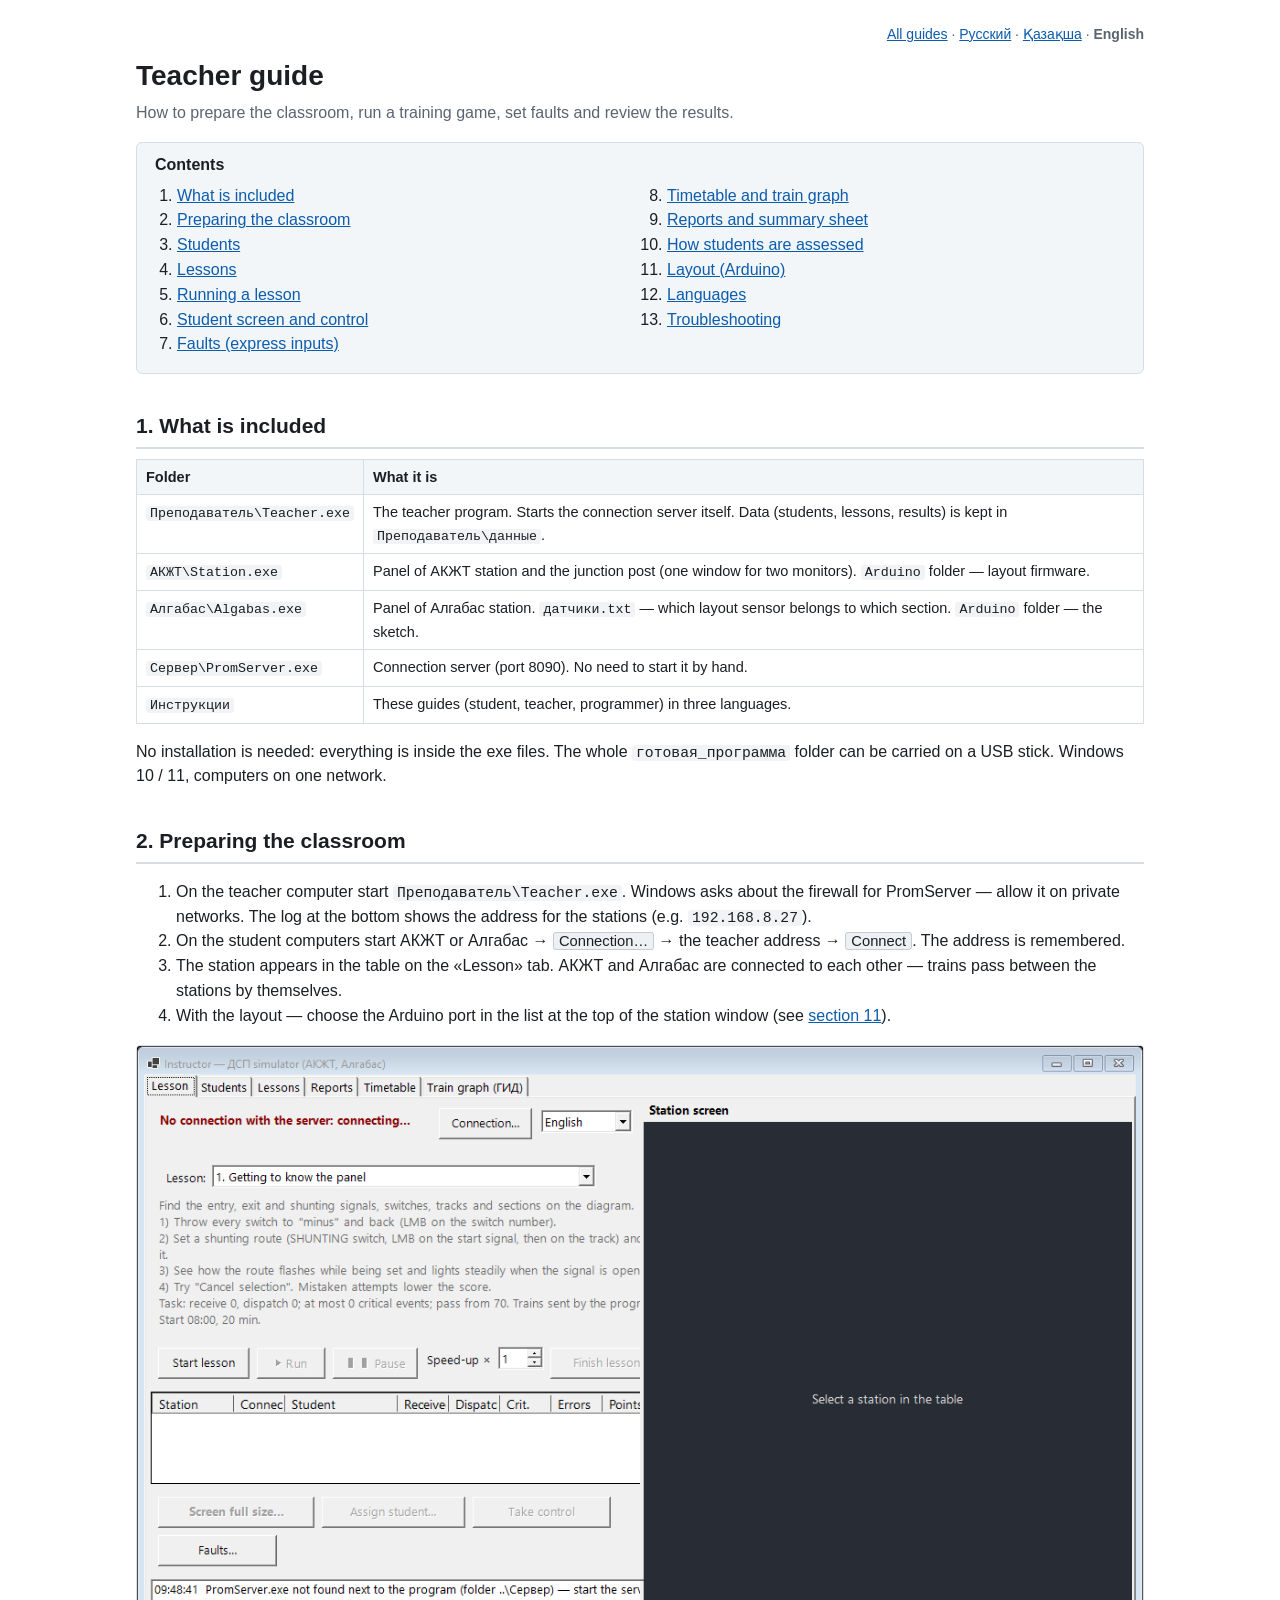
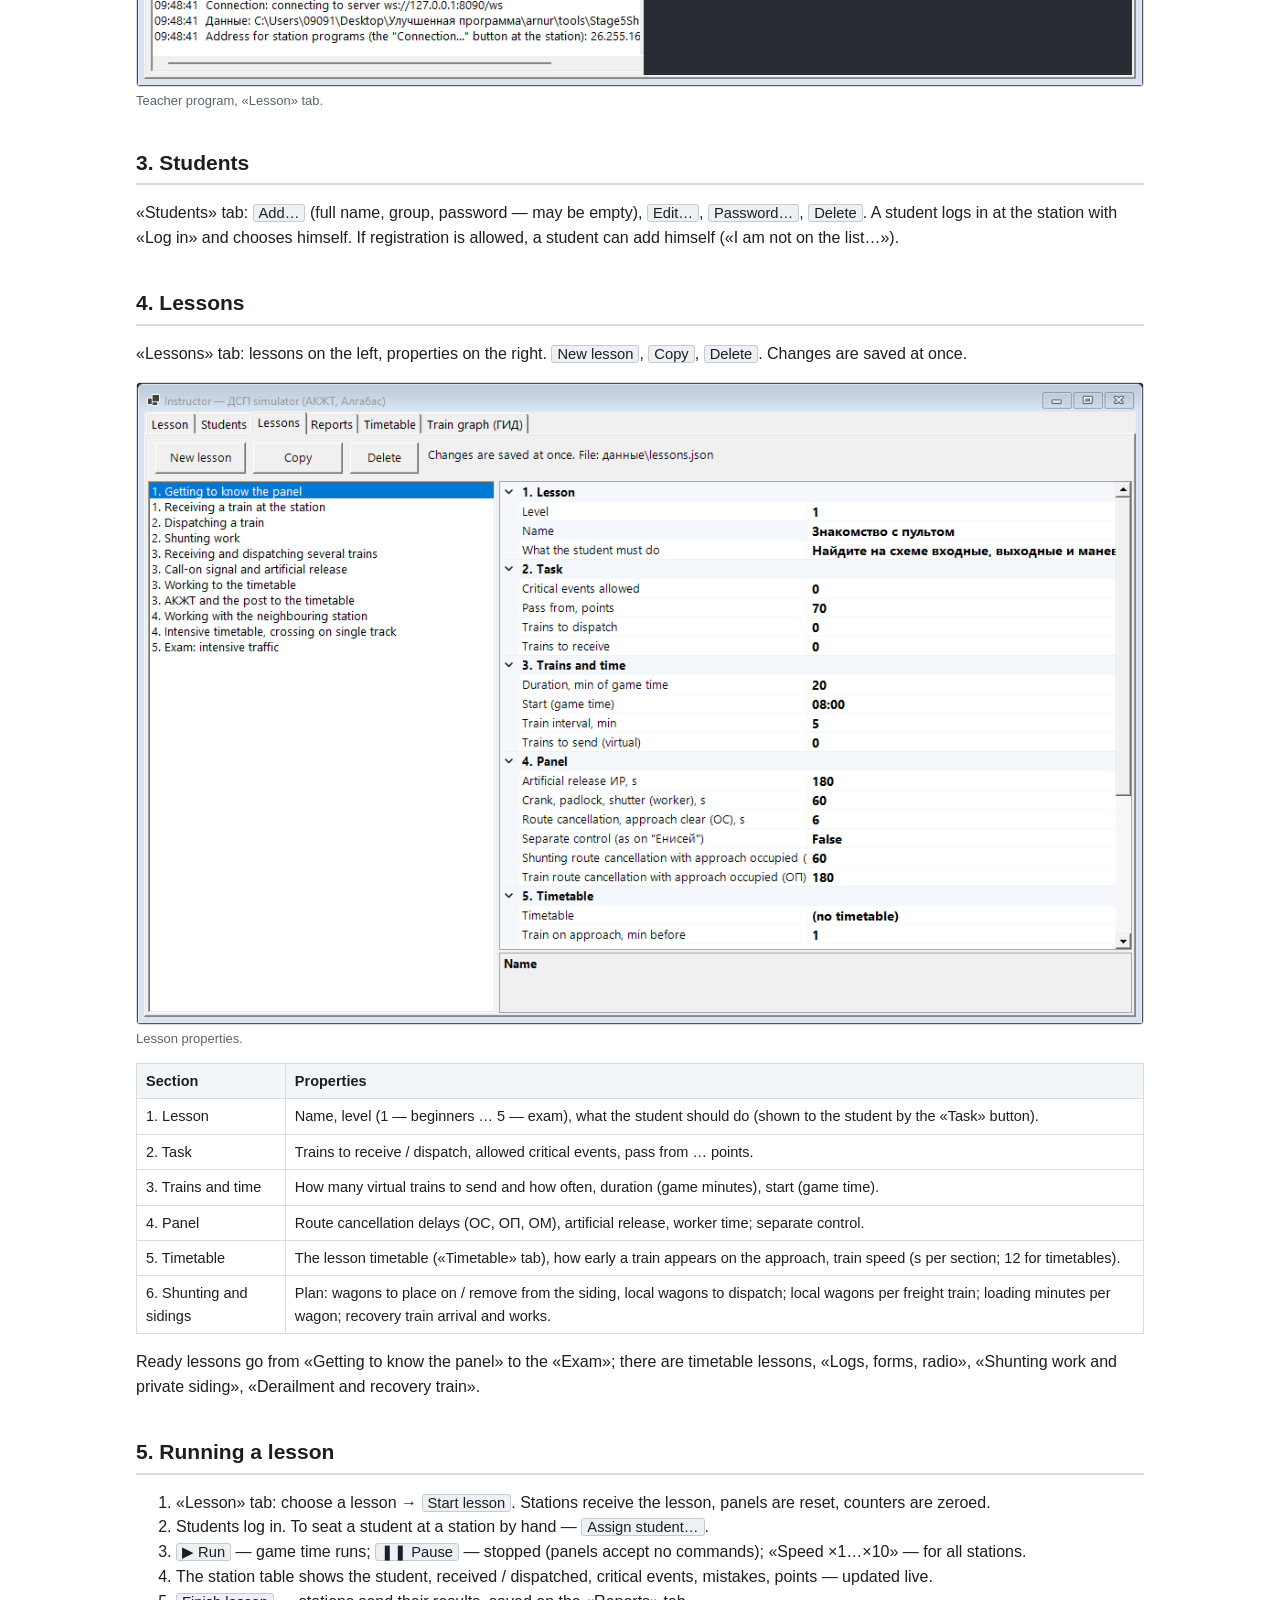
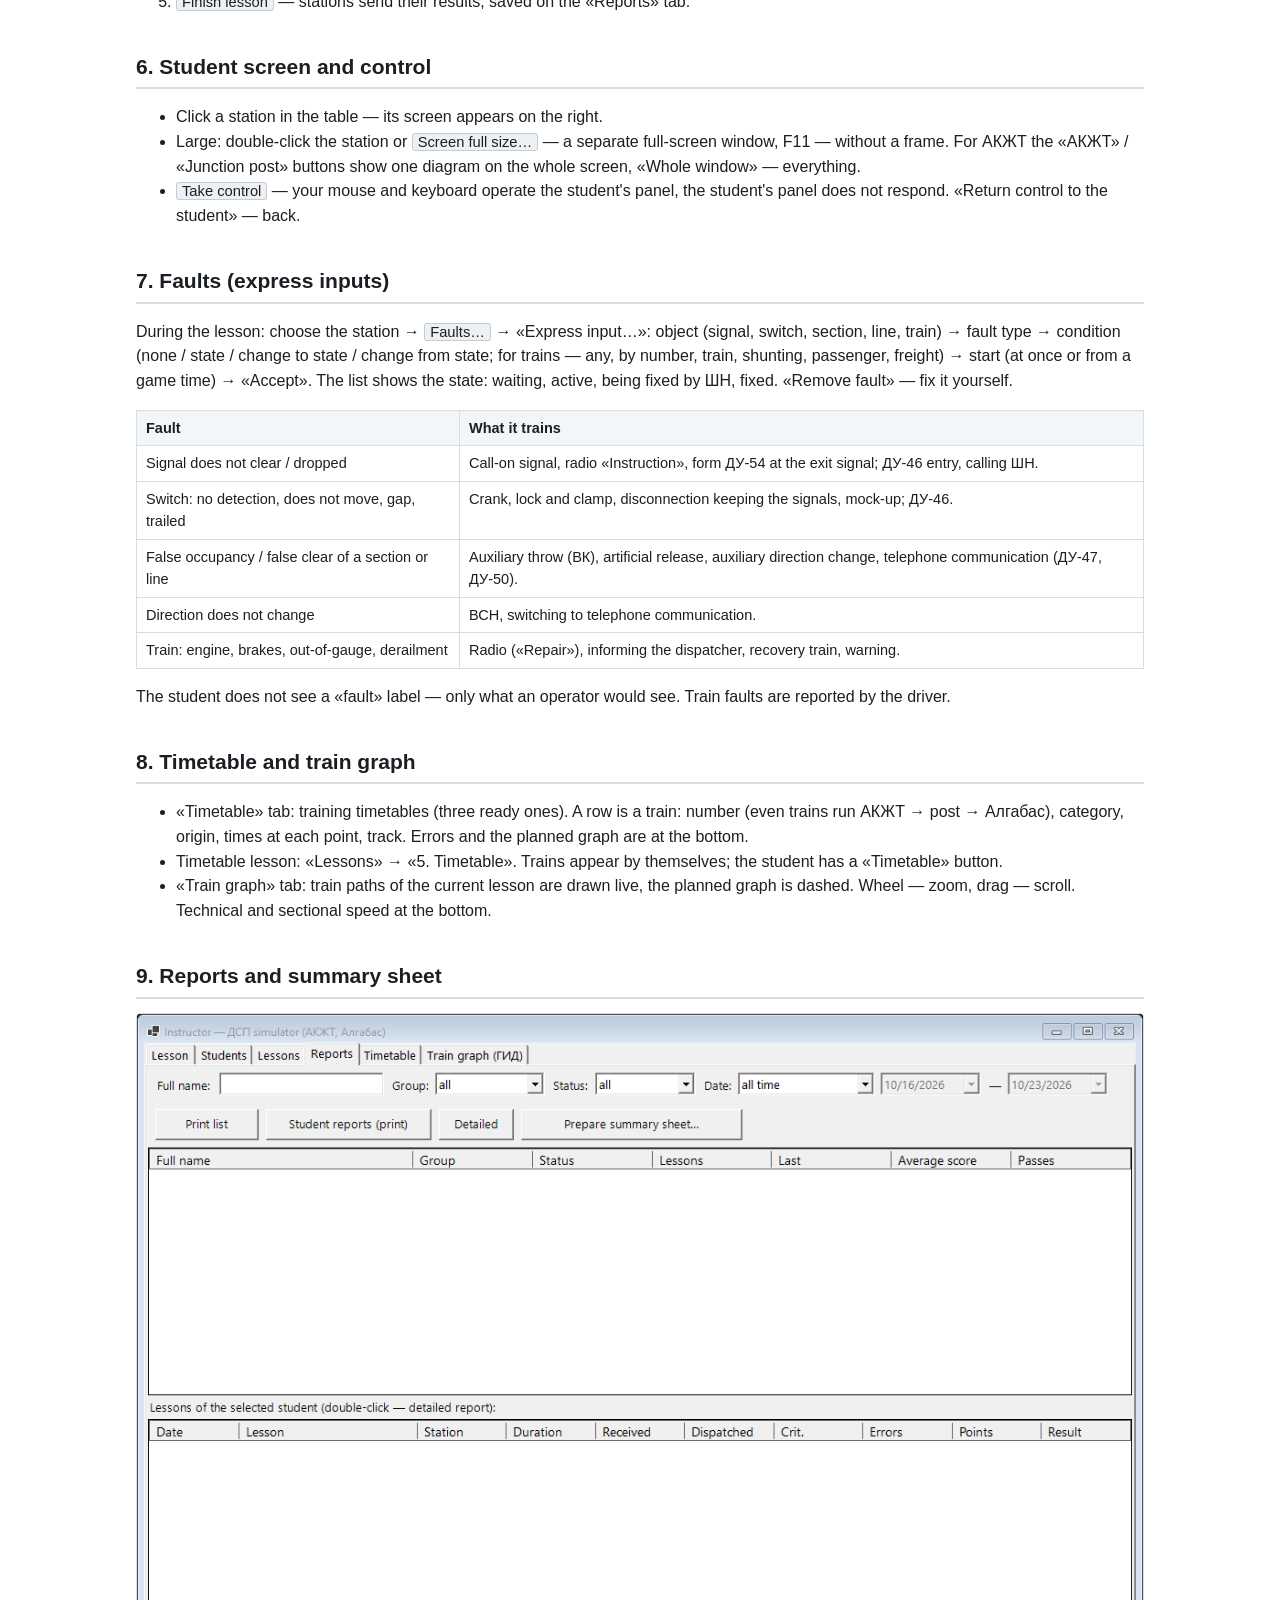
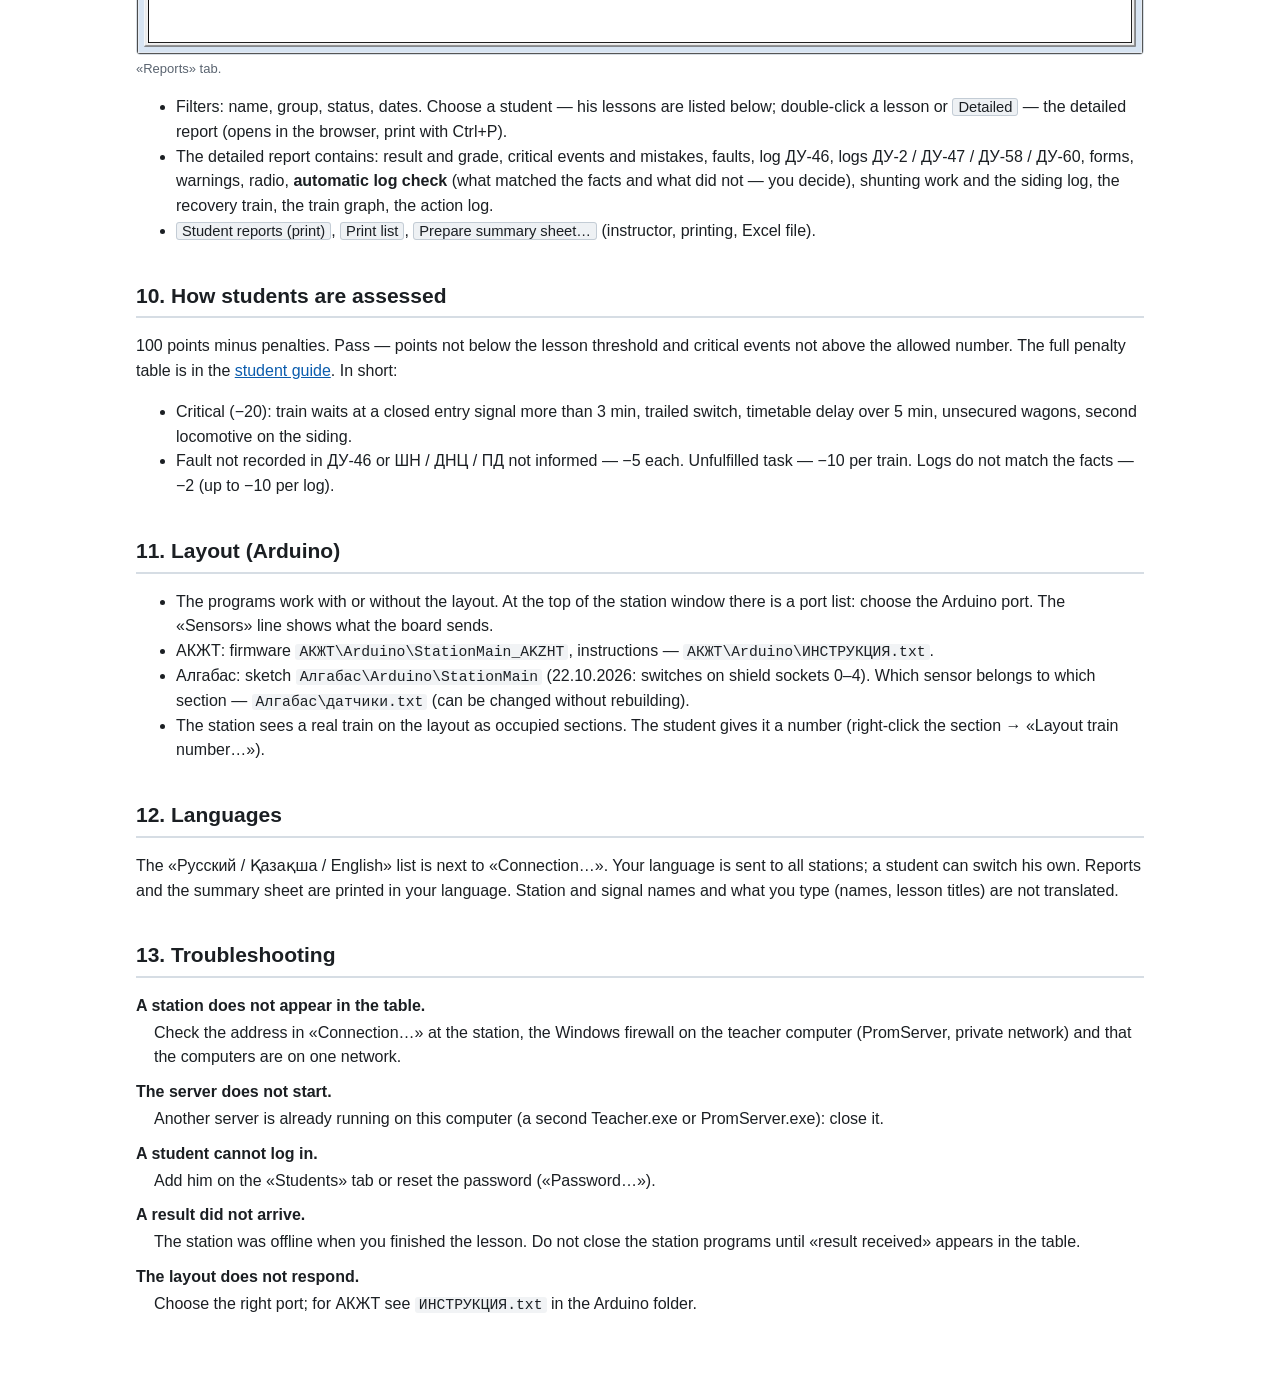
<file: Последняя программа/arnur/готовая_программа/Инструкции/teacher_en.html>
<!doctype html>
<html lang="en">
<head>
<meta charset="utf-8">
<meta name="viewport" content="width=device-width, initial-scale=1">
<title>Teacher guide — station operator trainer</title>
<link rel="stylesheet" href="style.css">
</head>
<body>
<main>
<nav class="lang"><a href="index.html">All guides</a> · <a href="teacher_ru.html">Русский</a> · <a href="teacher_kk.html">Қазақша</a> · <b>English</b></nav>
<h1>Teacher guide</h1>
<p class="sub">How to prepare the classroom, run a training game, set faults and review the results.</p>

<nav class="toc"><b>Contents</b>
<ol>
<li><a href="#kit">What is included</a></li>
<li><a href="#class">Preparing the classroom</a></li>
<li><a href="#students">Students</a></li>
<li><a href="#lessons">Lessons</a></li>
<li><a href="#run">Running a lesson</a></li>
<li><a href="#screen">Student screen and control</a></li>
<li><a href="#faults">Faults (express inputs)</a></li>
<li><a href="#schedule">Timetable and train graph</a></li>
<li><a href="#reports">Reports and summary sheet</a></li>
<li><a href="#score">How students are assessed</a></li>
<li><a href="#maket">Layout (Arduino)</a></li>
<li><a href="#lang">Languages</a></li>
<li><a href="#faq">Troubleshooting</a></li>
</ol></nav>

<h2 id="kit">1. What is included</h2>
<table>
<tr><th>Folder</th><th>What it is</th></tr>
<tr><td><code>Преподаватель\Teacher.exe</code></td><td>The teacher program. Starts the connection server itself. Data (students, lessons, results) is kept in <code>Преподаватель\данные</code>.</td></tr>
<tr><td><code>АКЖТ\Station.exe</code></td><td>Panel of АКЖТ station and the junction post (one window for two monitors). <code>Arduino</code> folder — layout firmware.</td></tr>
<tr><td><code>Алгабас\Algabas.exe</code></td><td>Panel of Алгабас station. <code>датчики.txt</code> — which layout sensor belongs to which section. <code>Arduino</code> folder — the sketch.</td></tr>
<tr><td><code>Сервер\PromServer.exe</code></td><td>Connection server (port 8090). No need to start it by hand.</td></tr>
<tr><td><code>Инструкции</code></td><td>These guides (student, teacher, programmer) in three languages.</td></tr>
</table>
<p>No installation is needed: everything is inside the exe files. The whole <code>готовая_программа</code> folder can be carried on a USB stick. Windows 10 / 11, computers on one network.</p>

<h2 id="class">2. Preparing the classroom</h2>
<ol>
<li>On the teacher computer start <code>Преподаватель\Teacher.exe</code>. Windows asks about the firewall for PromServer — allow it on private networks. The log at the bottom shows the address for the stations (e.g. <code>192.168.8.27</code>).</li>
<li>On the student computers start АКЖТ or Алгабас → <span class="btn">Connection…</span> → the teacher address → <span class="btn">Connect</span>. The address is remembered.</li>
<li>The station appears in the table on the «Lesson» tab. АКЖТ and Алгабас are connected to each other — trains pass between the stations by themselves.</li>
<li>With the layout — choose the Arduino port in the list at the top of the station window (see <a href="#maket">section 11</a>).</li>
</ol>
<figure><img src="img/teacher_en_0.png" alt="Lesson tab"><figcaption>Teacher program, «Lesson» tab.</figcaption></figure>

<h2 id="students">3. Students</h2>
<p>«Students» tab: <span class="btn">Add…</span> (full name, group, password — may be empty), <span class="btn">Edit…</span>, <span class="btn">Password…</span>, <span class="btn">Delete</span>. A student logs in at the station with «Log in» and chooses himself. If registration is allowed, a student can add himself («I am not on the list…»).</p>

<h2 id="lessons">4. Lessons</h2>
<p>«Lessons» tab: lessons on the left, properties on the right. <span class="btn">New lesson</span>, <span class="btn">Copy</span>, <span class="btn">Delete</span>. Changes are saved at once.</p>
<figure><img src="img/teacher_en_2.png" alt="Lessons tab"><figcaption>Lesson properties.</figcaption></figure>
<table>
<tr><th>Section</th><th>Properties</th></tr>
<tr><td>1. Lesson</td><td>Name, level (1 — beginners … 5 — exam), what the student should do (shown to the student by the «Task» button).</td></tr>
<tr><td>2. Task</td><td>Trains to receive / dispatch, allowed critical events, pass from … points.</td></tr>
<tr><td>3. Trains and time</td><td>How many virtual trains to send and how often, duration (game minutes), start (game time).</td></tr>
<tr><td>4. Panel</td><td>Route cancellation delays (ОС, ОП, ОМ), artificial release, worker time; separate control.</td></tr>
<tr><td>5. Timetable</td><td>The lesson timetable («Timetable» tab), how early a train appears on the approach, train speed (s per section; 12 for timetables).</td></tr>
<tr><td>6. Shunting and sidings</td><td>Plan: wagons to place on / remove from the siding, local wagons to dispatch; local wagons per freight train; loading minutes per wagon; recovery train arrival and works.</td></tr>
</table>
<p>Ready lessons go from «Getting to know the panel» to the «Exam»; there are timetable lessons, «Logs, forms, radio», «Shunting work and private siding», «Derailment and recovery train».</p>

<h2 id="run">5. Running a lesson</h2>
<ol>
<li>«Lesson» tab: choose a lesson → <span class="btn">Start lesson</span>. Stations receive the lesson, panels are reset, counters are zeroed.</li>
<li>Students log in. To seat a student at a station by hand — <span class="btn">Assign student…</span>.</li>
<li><span class="btn">▶ Run</span> — game time runs; <span class="btn">❚❚ Pause</span> — stopped (panels accept no commands); «Speed ×1…×10» — for all stations.</li>
<li>The station table shows the student, received / dispatched, critical events, mistakes, points — updated live.</li>
<li><span class="btn">Finish lesson</span> — stations send their results, saved on the «Reports» tab.</li>
</ol>

<h2 id="screen">6. Student screen and control</h2>
<ul>
<li>Click a station in the table — its screen appears on the right.</li>
<li>Large: double-click the station or <span class="btn">Screen full size…</span> — a separate full-screen window, F11 — without a frame. For АКЖТ the «АКЖТ» / «Junction post» buttons show one diagram on the whole screen, «Whole window» — everything.</li>
<li><span class="btn">Take control</span> — your mouse and keyboard operate the student's panel, the student's panel does not respond. «Return control to the student» — back.</li>
</ul>

<h2 id="faults">7. Faults (express inputs)</h2>
<p>During the lesson: choose the station → <span class="btn">Faults…</span> → «Express input…»: object (signal, switch, section, line, train) → fault type → condition (none / state / change to state / change from state; for trains — any, by number, train, shunting, passenger, freight) → start (at once or from a game time) → «Accept». The list shows the state: waiting, active, being fixed by ШН, fixed. «Remove fault» — fix it yourself.</p>
<table>
<tr><th>Fault</th><th>What it trains</th></tr>
<tr><td>Signal does not clear / dropped</td><td>Call-on signal, radio «Instruction», form ДУ-54 at the exit signal; ДУ-46 entry, calling ШН.</td></tr>
<tr><td>Switch: no detection, does not move, gap, trailed</td><td>Crank, lock and clamp, disconnection keeping the signals, mock-up; ДУ-46.</td></tr>
<tr><td>False occupancy / false clear of a section or line</td><td>Auxiliary throw (ВК), artificial release, auxiliary direction change, telephone communication (ДУ-47, ДУ-50).</td></tr>
<tr><td>Direction does not change</td><td>ВСН, switching to telephone communication.</td></tr>
<tr><td>Train: engine, brakes, out-of-gauge, derailment</td><td>Radio («Repair»), informing the dispatcher, recovery train, warning.</td></tr>
</table>
<p>The student does not see a «fault» label — only what an operator would see. Train faults are reported by the driver.</p>

<h2 id="schedule">8. Timetable and train graph</h2>
<ul>
<li>«Timetable» tab: training timetables (three ready ones). A row is a train: number (even trains run АКЖТ → post → Алгабас), category, origin, times at each point, track. Errors and the planned graph are at the bottom.</li>
<li>Timetable lesson: «Lessons» → «5. Timetable». Trains appear by themselves; the student has a «Timetable» button.</li>
<li>«Train graph» tab: train paths of the current lesson are drawn live, the planned graph is dashed. Wheel — zoom, drag — scroll. Technical and sectional speed at the bottom.</li>
</ul>

<h2 id="reports">9. Reports and summary sheet</h2>
<figure><img src="img/teacher_en_3.png" alt="Reports tab"><figcaption>«Reports» tab.</figcaption></figure>
<ul>
<li>Filters: name, group, status, dates. Choose a student — his lessons are listed below; double-click a lesson or <span class="btn">Detailed</span> — the detailed report (opens in the browser, print with Ctrl+P).</li>
<li>The detailed report contains: result and grade, critical events and mistakes, faults, log ДУ-46, logs ДУ-2 / ДУ-47 / ДУ-58 / ДУ-60, forms, warnings, radio, <b>automatic log check</b> (what matched the facts and what did not — you decide), shunting work and the siding log, the recovery train, the train graph, the action log.</li>
<li><span class="btn">Student reports (print)</span>, <span class="btn">Print list</span>, <span class="btn">Prepare summary sheet…</span> (instructor, printing, Excel file).</li>
</ul>

<h2 id="score">10. How students are assessed</h2>
<p>100 points minus penalties. Pass — points not below the lesson threshold and critical events not above the allowed number. The full penalty table is in the <a href="student_en.html#score">student guide</a>. In short:</p>
<ul>
<li>Critical (−20): train waits at a closed entry signal more than 3 min, trailed switch, timetable delay over 5 min, unsecured wagons, second locomotive on the siding.</li>
<li>Fault not recorded in ДУ-46 or ШН / ДНЦ / ПД not informed — −5 each. Unfulfilled task — −10 per train. Logs do not match the facts — −2 (up to −10 per log).</li>
</ul>

<h2 id="maket">11. Layout (Arduino)</h2>
<ul>
<li>The programs work with or without the layout. At the top of the station window there is a port list: choose the Arduino port. The «Sensors» line shows what the board sends.</li>
<li>АКЖТ: firmware <code>АКЖТ\Arduino\StationMain_AKZHT</code>, instructions — <code>АКЖТ\Arduino\ИНСТРУКЦИЯ.txt</code>.</li>
<li>Алгабас: sketch <code>Алгабас\Arduino\StationMain</code> (22.10.2026: switches on shield sockets 0–4). Which sensor belongs to which section — <code>Алгабас\датчики.txt</code> (can be changed without rebuilding).</li>
<li>The station sees a real train on the layout as occupied sections. The student gives it a number (right-click the section → «Layout train number…»).</li>
</ul>

<h2 id="lang">12. Languages</h2>
<p>The «Русский / Қазақша / English» list is next to «Connection…». Your language is sent to all stations; a student can switch his own. Reports and the summary sheet are printed in your language. Station and signal names and what you type (names, lesson titles) are not translated.</p>

<h2 id="faq">13. Troubleshooting</h2>
<dl>
<dt>A station does not appear in the table.</dt><dd>Check the address in «Connection…» at the station, the Windows firewall on the teacher computer (PromServer, private network) and that the computers are on one network.</dd>
<dt>The server does not start.</dt><dd>Another server is already running on this computer (a second Teacher.exe or PromServer.exe): close it.</dd>
<dt>A student cannot log in.</dt><dd>Add him on the «Students» tab or reset the password («Password…»).</dd>
<dt>A result did not arrive.</dt><dd>The station was offline when you finished the lesson. Do not close the station programs until «result received» appears in the table.</dd>
<dt>The layout does not respond.</dt><dd>Choose the right port; for АКЖТ see <code>ИНСТРУКЦИЯ.txt</code> in the Arduino folder.</dd>
</dl>
</main>
</body>
</html>
</file>
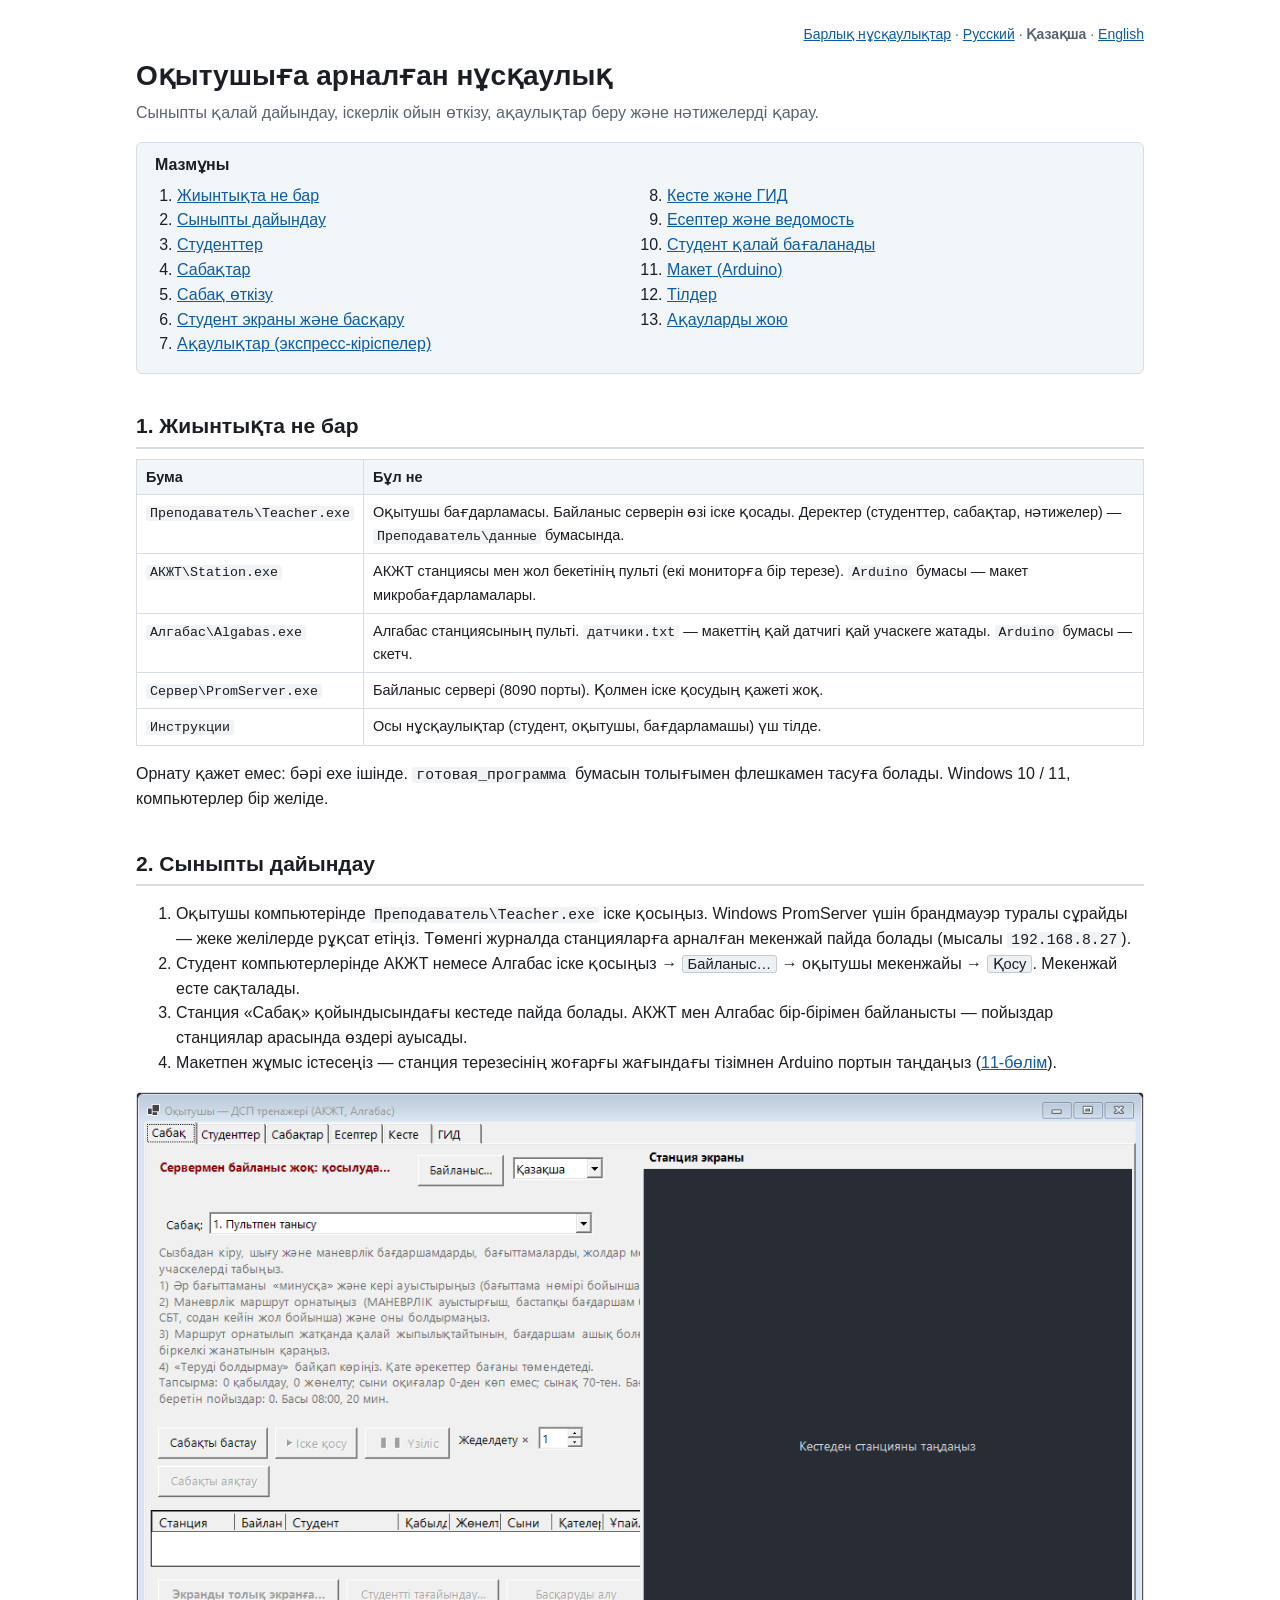
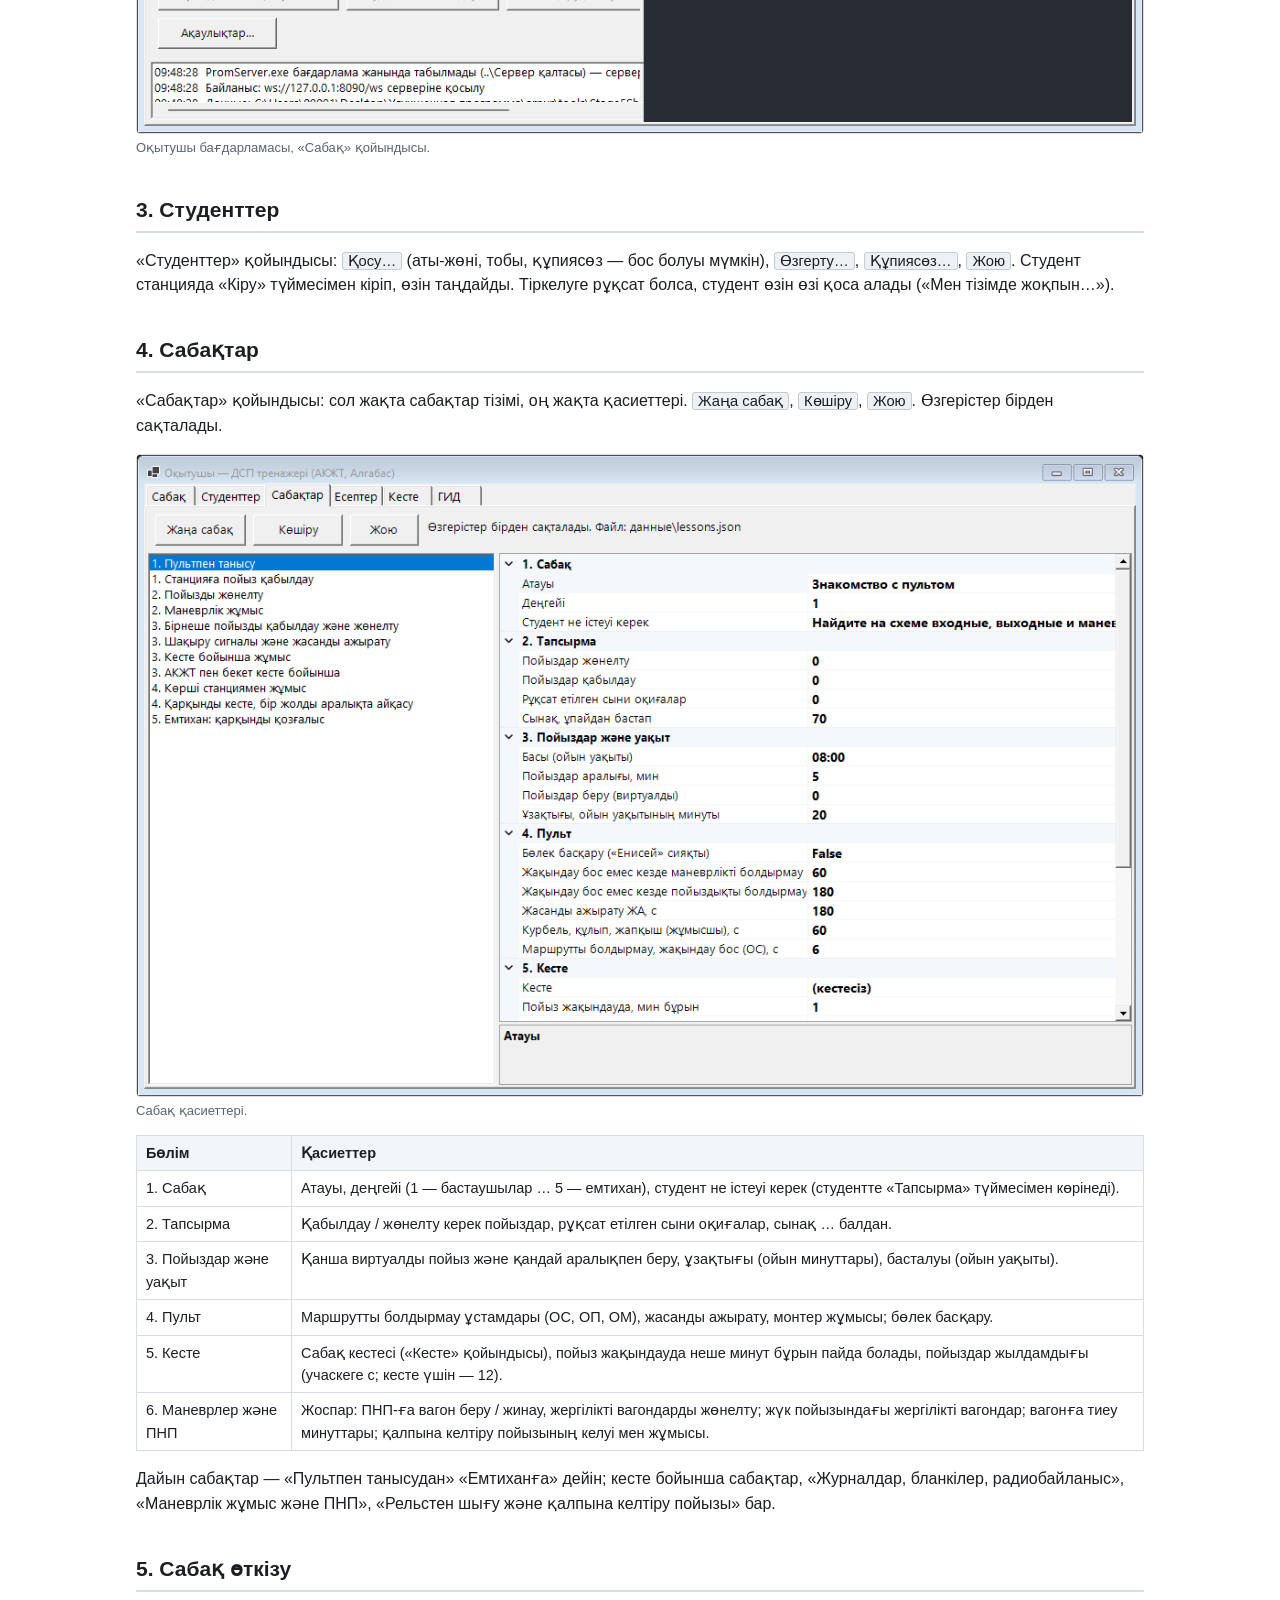
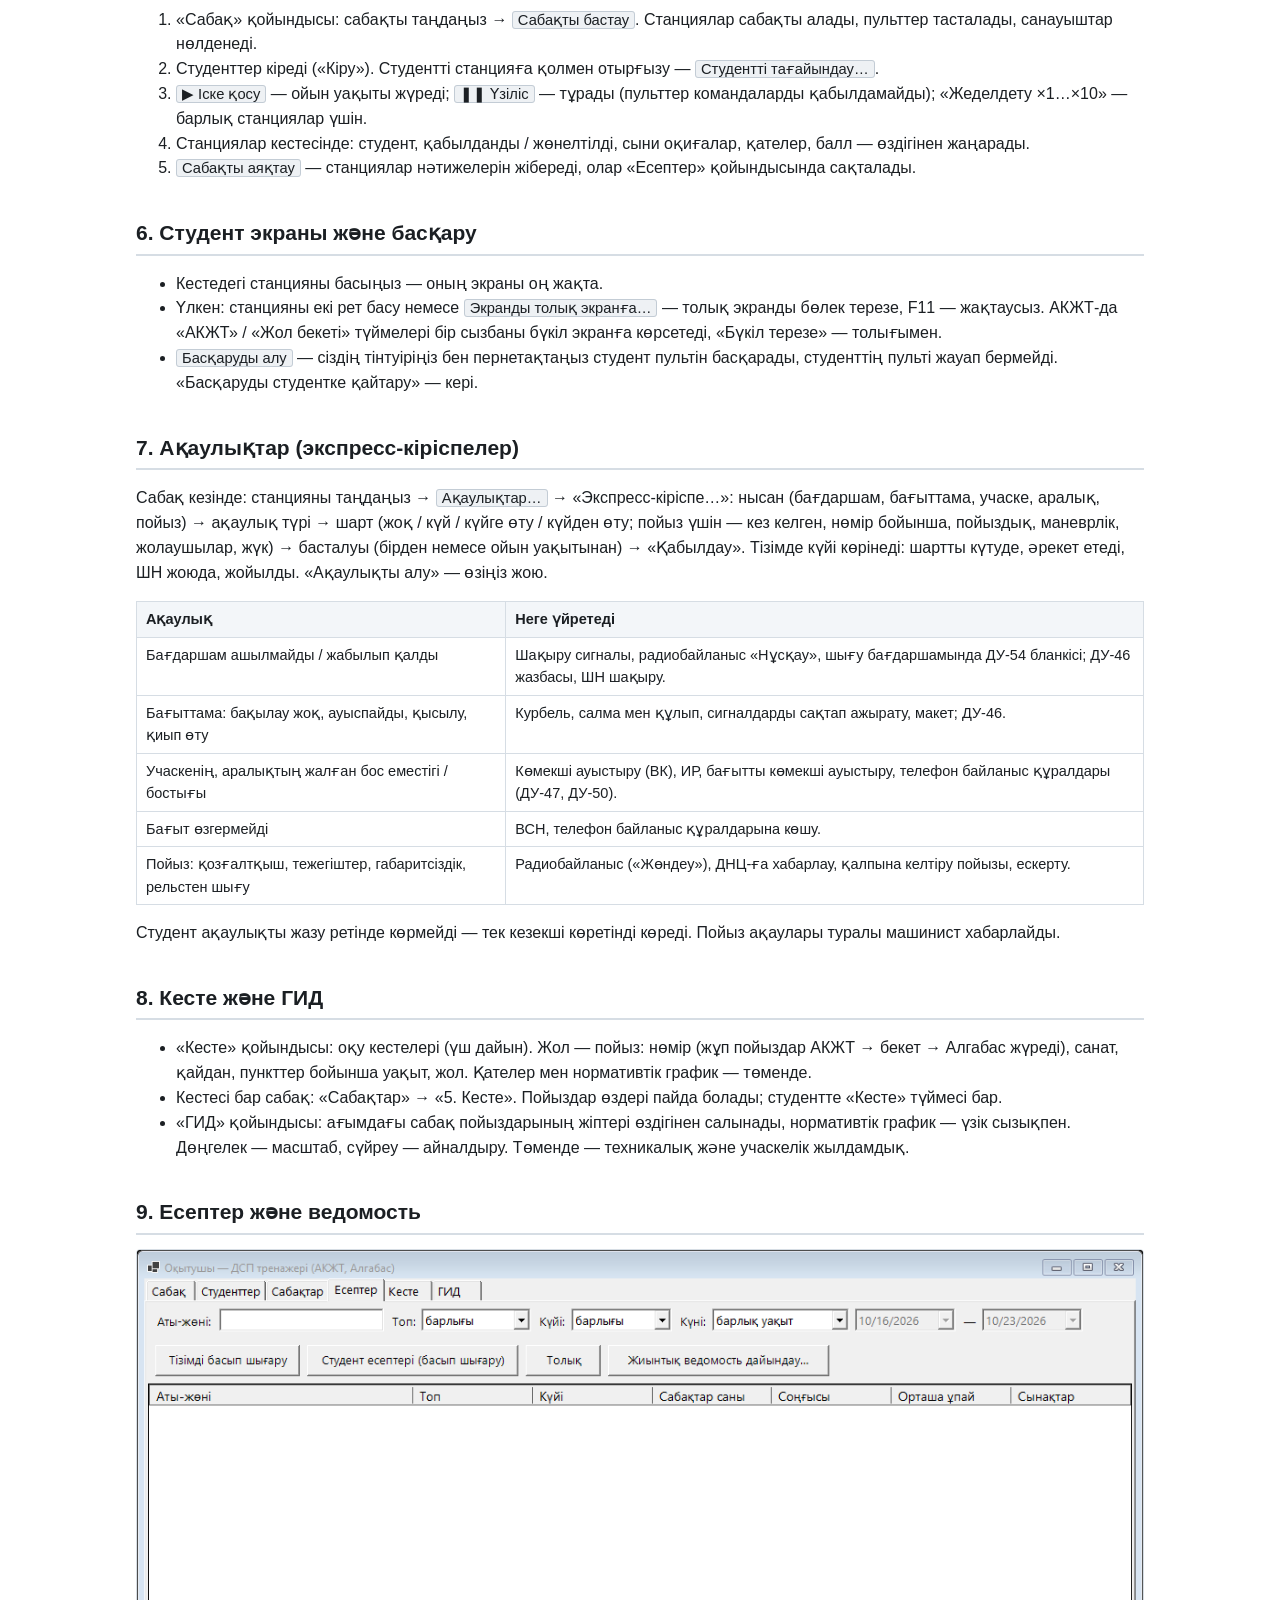
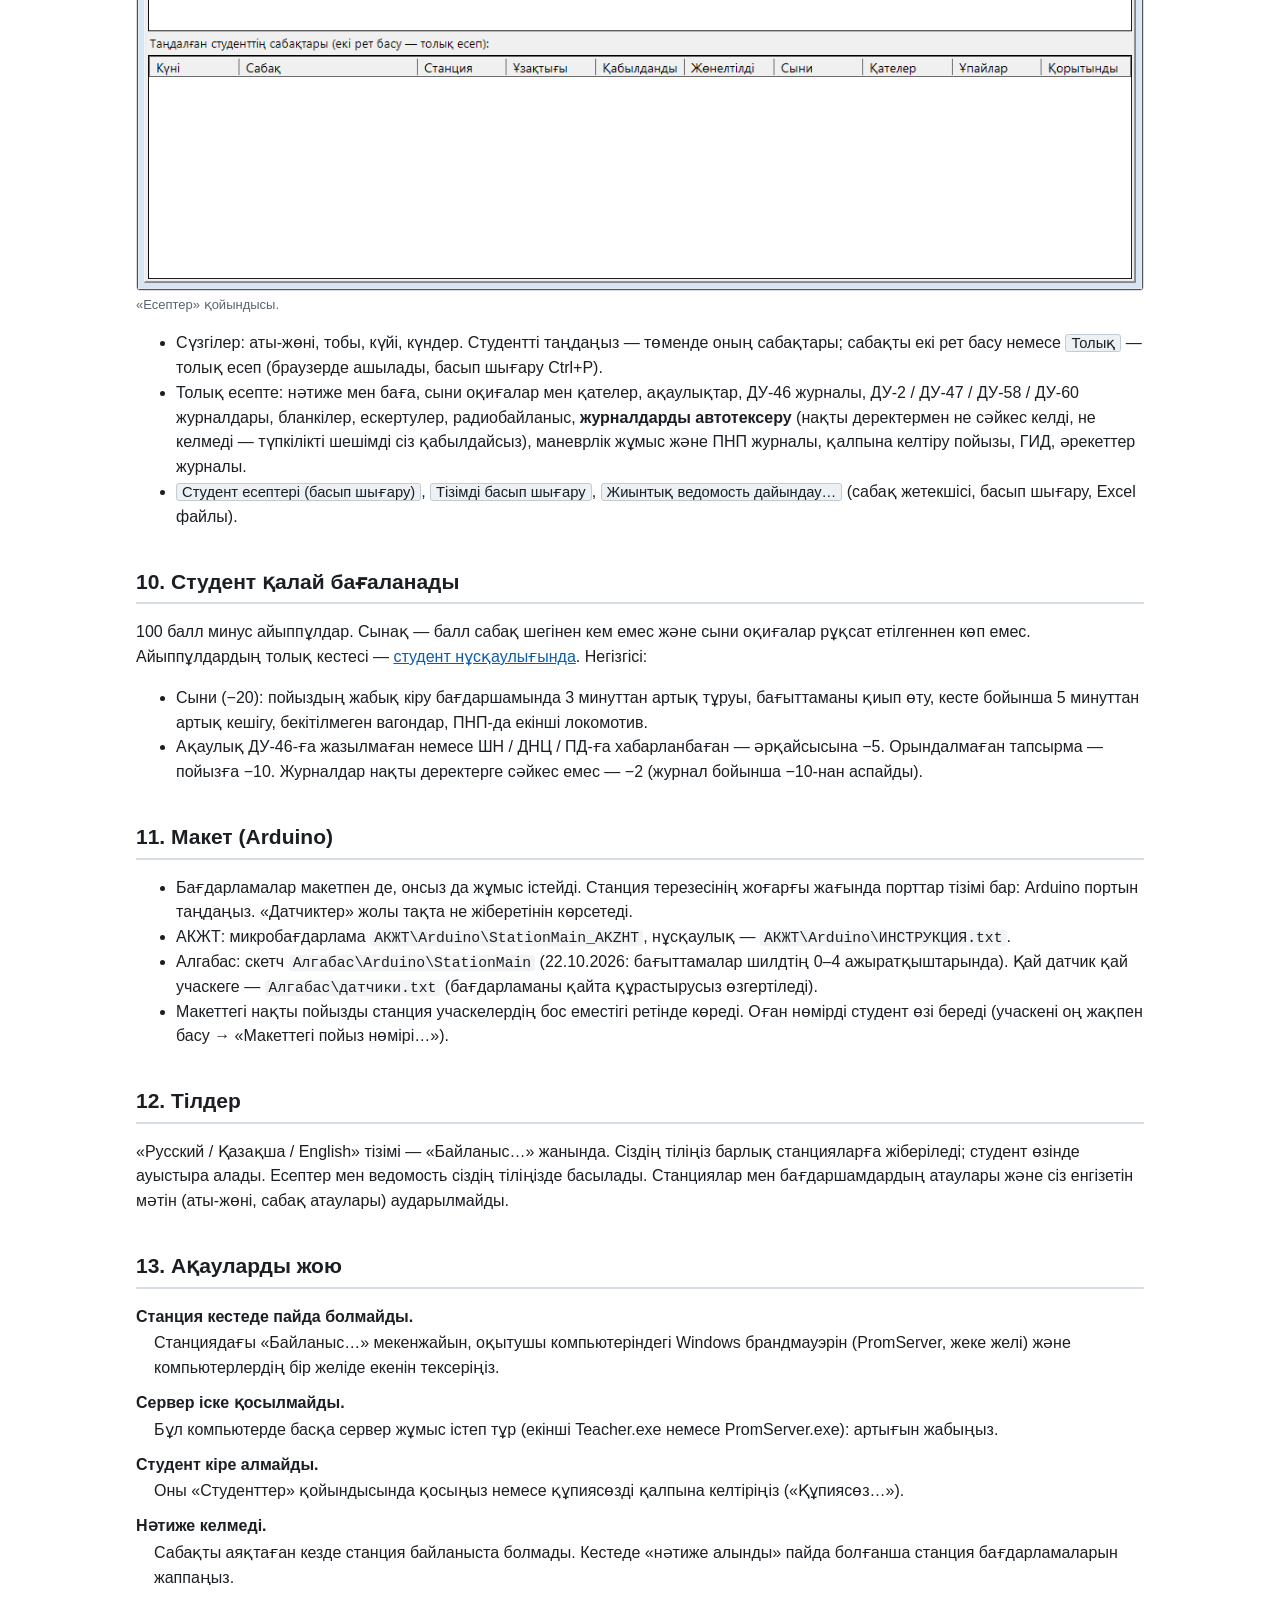
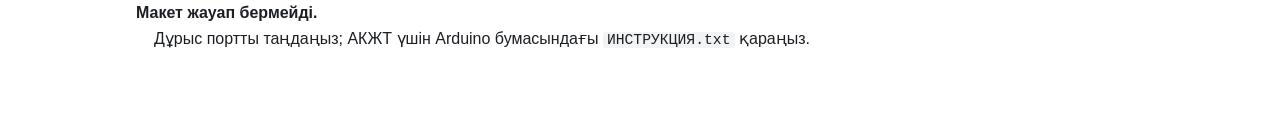
<file: Последняя программа/arnur/готовая_программа/Инструкции/teacher_kk.html>
<!doctype html>
<html lang="kk">
<head>
<meta charset="utf-8">
<meta name="viewport" content="width=device-width, initial-scale=1">
<title>Оқытушыға арналған нұсқаулық — ДСП тренажёры</title>
<link rel="stylesheet" href="style.css">
</head>
<body>
<main>
<nav class="lang"><a href="index.html">Барлық нұсқаулықтар</a> · <a href="teacher_ru.html">Русский</a> · <b>Қазақша</b> · <a href="teacher_en.html">English</a></nav>
<h1>Оқытушыға арналған нұсқаулық</h1>
<p class="sub">Сыныпты қалай дайындау, іскерлік ойын өткізу, ақаулықтар беру және нәтижелерді қарау.</p>

<nav class="toc"><b>Мазмұны</b>
<ol>
<li><a href="#kit">Жиынтықта не бар</a></li>
<li><a href="#class">Сыныпты дайындау</a></li>
<li><a href="#students">Студенттер</a></li>
<li><a href="#lessons">Сабақтар</a></li>
<li><a href="#run">Сабақ өткізу</a></li>
<li><a href="#screen">Студент экраны және басқару</a></li>
<li><a href="#faults">Ақаулықтар (экспресс-кіріспелер)</a></li>
<li><a href="#schedule">Кесте және ГИД</a></li>
<li><a href="#reports">Есептер және ведомость</a></li>
<li><a href="#score">Студент қалай бағаланады</a></li>
<li><a href="#maket">Макет (Arduino)</a></li>
<li><a href="#lang">Тілдер</a></li>
<li><a href="#faq">Ақауларды жою</a></li>
</ol></nav>

<h2 id="kit">1. Жиынтықта не бар</h2>
<table>
<tr><th>Бума</th><th>Бұл не</th></tr>
<tr><td><code>Преподаватель\Teacher.exe</code></td><td>Оқытушы бағдарламасы. Байланыс серверін өзі іске қосады. Деректер (студенттер, сабақтар, нәтижелер) — <code>Преподаватель\данные</code> бумасында.</td></tr>
<tr><td><code>АКЖТ\Station.exe</code></td><td>АКЖТ станциясы мен жол бекетінің пульті (екі мониторға бір терезе). <code>Arduino</code> бумасы — макет микробағдарламалары.</td></tr>
<tr><td><code>Алгабас\Algabas.exe</code></td><td>Алгабас станциясының пульті. <code>датчики.txt</code> — макеттің қай датчигі қай учаскеге жатады. <code>Arduino</code> бумасы — скетч.</td></tr>
<tr><td><code>Сервер\PromServer.exe</code></td><td>Байланыс сервері (8090 порты). Қолмен іске қосудың қажеті жоқ.</td></tr>
<tr><td><code>Инструкции</code></td><td>Осы нұсқаулықтар (студент, оқытушы, бағдарламашы) үш тілде.</td></tr>
</table>
<p>Орнату қажет емес: бәрі exe ішінде. <code>готовая_программа</code> бумасын толығымен флешкамен тасуға болады. Windows 10 / 11, компьютерлер бір желіде.</p>

<h2 id="class">2. Сыныпты дайындау</h2>
<ol>
<li>Оқытушы компьютерінде <code>Преподаватель\Teacher.exe</code> іске қосыңыз. Windows PromServer үшін брандмауэр туралы сұрайды — жеке желілерде рұқсат етіңіз. Төменгі журналда станцияларға арналған мекенжай пайда болады (мысалы <code>192.168.8.27</code>).</li>
<li>Студент компьютерлерінде АКЖТ немесе Алгабас іске қосыңыз → <span class="btn">Байланыс…</span> → оқытушы мекенжайы → <span class="btn">Қосу</span>. Мекенжай есте сақталады.</li>
<li>Станция «Сабақ» қойындысындағы кестеде пайда болады. АКЖТ мен Алгабас бір-бірімен байланысты — пойыздар станциялар арасында өздері ауысады.</li>
<li>Макетпен жұмыс істесеңіз — станция терезесінің жоғарғы жағындағы тізімнен Arduino портын таңдаңыз (<a href="#maket">11-бөлім</a>).</li>
</ol>
<figure><img src="img/teacher_kk_0.png" alt="Сабақ қойындысы"><figcaption>Оқытушы бағдарламасы, «Сабақ» қойындысы.</figcaption></figure>

<h2 id="students">3. Студенттер</h2>
<p>«Студенттер» қойындысы: <span class="btn">Қосу…</span> (аты-жөні, тобы, құпиясөз — бос болуы мүмкін), <span class="btn">Өзгерту…</span>, <span class="btn">Құпиясөз…</span>, <span class="btn">Жою</span>. Студент станцияда «Кіру» түймесімен кіріп, өзін таңдайды. Тіркелуге рұқсат болса, студент өзін өзі қоса алады («Мен тізімде жоқпын…»).</p>

<h2 id="lessons">4. Сабақтар</h2>
<p>«Сабақтар» қойындысы: сол жақта сабақтар тізімі, оң жақта қасиеттері. <span class="btn">Жаңа сабақ</span>, <span class="btn">Көшіру</span>, <span class="btn">Жою</span>. Өзгерістер бірден сақталады.</p>
<figure><img src="img/teacher_kk_2.png" alt="Сабақтар қойындысы"><figcaption>Сабақ қасиеттері.</figcaption></figure>
<table>
<tr><th>Бөлім</th><th>Қасиеттер</th></tr>
<tr><td>1. Сабақ</td><td>Атауы, деңгейі (1 — бастаушылар … 5 — емтихан), студент не істеуі керек (студентте «Тапсырма» түймесімен көрінеді).</td></tr>
<tr><td>2. Тапсырма</td><td>Қабылдау / жөнелту керек пойыздар, рұқсат етілген сыни оқиғалар, сынақ … балдан.</td></tr>
<tr><td>3. Пойыздар және уақыт</td><td>Қанша виртуалды пойыз және қандай аралықпен беру, ұзақтығы (ойын минуттары), басталуы (ойын уақыты).</td></tr>
<tr><td>4. Пульт</td><td>Маршрутты болдырмау ұстамдары (ОС, ОП, ОМ), жасанды ажырату, монтер жұмысы; бөлек басқару.</td></tr>
<tr><td>5. Кесте</td><td>Сабақ кестесі («Кесте» қойындысы), пойыз жақындауда неше минут бұрын пайда болады, пойыздар жылдамдығы (учаскеге с; кесте үшін — 12).</td></tr>
<tr><td>6. Маневрлер және ПНП</td><td>Жоспар: ПНП-ға вагон беру / жинау, жергілікті вагондарды жөнелту; жүк пойызындағы жергілікті вагондар; вагонға тиеу минуттары; қалпына келтіру пойызының келуі мен жұмысы.</td></tr>
</table>
<p>Дайын сабақтар — «Пультпен танысудан» «Емтиханға» дейін; кесте бойынша сабақтар, «Журналдар, бланкілер, радиобайланыс», «Маневрлік жұмыс және ПНП», «Рельстен шығу және қалпына келтіру пойызы» бар.</p>

<h2 id="run">5. Сабақ өткізу</h2>
<ol>
<li>«Сабақ» қойындысы: сабақты таңдаңыз → <span class="btn">Сабақты бастау</span>. Станциялар сабақты алады, пульттер тасталады, санауыштар нөлденеді.</li>
<li>Студенттер кіреді («Кіру»). Студентті станцияға қолмен отырғызу — <span class="btn">Студентті тағайындау…</span>.</li>
<li><span class="btn">▶ Іске қосу</span> — ойын уақыты жүреді; <span class="btn">❚❚ Үзіліс</span> — тұрады (пульттер командаларды қабылдамайды); «Жеделдету ×1…×10» — барлық станциялар үшін.</li>
<li>Станциялар кестесінде: студент, қабылданды / жөнелтілді, сыни оқиғалар, қателер, балл — өздігінен жаңарады.</li>
<li><span class="btn">Сабақты аяқтау</span> — станциялар нәтижелерін жібереді, олар «Есептер» қойындысында сақталады.</li>
</ol>

<h2 id="screen">6. Студент экраны және басқару</h2>
<ul>
<li>Кестедегі станцияны басыңыз — оның экраны оң жақта.</li>
<li>Үлкен: станцияны екі рет басу немесе <span class="btn">Экранды толық экранға…</span> — толық экранды бөлек терезе, F11 — жақтаусыз. АКЖТ-да «АКЖТ» / «Жол бекеті» түймелері бір сызбаны бүкіл экранға көрсетеді, «Бүкіл терезе» — толығымен.</li>
<li><span class="btn">Басқаруды алу</span> — сіздің тінтуіріңіз бен пернетақтаңыз студент пультін басқарады, студенттің пульті жауап бермейді. «Басқаруды студентке қайтару» — кері.</li>
</ul>

<h2 id="faults">7. Ақаулықтар (экспресс-кіріспелер)</h2>
<p>Сабақ кезінде: станцияны таңдаңыз → <span class="btn">Ақаулықтар…</span> → «Экспресс-кіріспе…»: нысан (бағдаршам, бағыттама, учаске, аралық, пойыз) → ақаулық түрі → шарт (жоқ / күй / күйге өту / күйден өту; пойыз үшін — кез келген, нөмір бойынша, пойыздық, маневрлік, жолаушылар, жүк) → басталуы (бірден немесе ойын уақытынан) → «Қабылдау». Тізімде күйі көрінеді: шартты күтуде, әрекет етеді, ШН жоюда, жойылды. «Ақаулықты алу» — өзіңіз жою.</p>
<table>
<tr><th>Ақаулық</th><th>Неге үйретеді</th></tr>
<tr><td>Бағдаршам ашылмайды / жабылып қалды</td><td>Шақыру сигналы, радиобайланыс «Нұсқау», шығу бағдаршамында ДУ-54 бланкісі; ДУ-46 жазбасы, ШН шақыру.</td></tr>
<tr><td>Бағыттама: бақылау жоқ, ауыспайды, қысылу, қиып өту</td><td>Курбель, салма мен құлып, сигналдарды сақтап ажырату, макет; ДУ-46.</td></tr>
<tr><td>Учаскенің, аралықтың жалған бос еместігі / бостығы</td><td>Көмекші ауыстыру (ВК), ИР, бағытты көмекші ауыстыру, телефон байланыс құралдары (ДУ-47, ДУ-50).</td></tr>
<tr><td>Бағыт өзгермейді</td><td>ВСН, телефон байланыс құралдарына көшу.</td></tr>
<tr><td>Пойыз: қозғалтқыш, тежегіштер, габаритсіздік, рельстен шығу</td><td>Радиобайланыс («Жөндеу»), ДНЦ-ға хабарлау, қалпына келтіру пойызы, ескерту.</td></tr>
</table>
<p>Студент ақаулықты жазу ретінде көрмейді — тек кезекші көретінді көреді. Пойыз ақаулары туралы машинист хабарлайды.</p>

<h2 id="schedule">8. Кесте және ГИД</h2>
<ul>
<li>«Кесте» қойындысы: оқу кестелері (үш дайын). Жол — пойыз: нөмір (жұп пойыздар АКЖТ → бекет → Алгабас жүреді), санат, қайдан, пункттер бойынша уақыт, жол. Қателер мен нормативтік график — төменде.</li>
<li>Кестесі бар сабақ: «Сабақтар» → «5. Кесте». Пойыздар өздері пайда болады; студентте «Кесте» түймесі бар.</li>
<li>«ГИД» қойындысы: ағымдағы сабақ пойыздарының жіптері өздігінен салынады, нормативтік график — үзік сызықпен. Дөңгелек — масштаб, сүйреу — айналдыру. Төменде — техникалық және учаскелік жылдамдық.</li>
</ul>

<h2 id="reports">9. Есептер және ведомость</h2>
<figure><img src="img/teacher_kk_3.png" alt="Есептер қойындысы"><figcaption>«Есептер» қойындысы.</figcaption></figure>
<ul>
<li>Сүзгілер: аты-жөні, тобы, күйі, күндер. Студентті таңдаңыз — төменде оның сабақтары; сабақты екі рет басу немесе <span class="btn">Толық</span> — толық есеп (браузерде ашылады, басып шығару Ctrl+P).</li>
<li>Толық есепте: нәтиже мен баға, сыни оқиғалар мен қателер, ақаулықтар, ДУ-46 журналы, ДУ-2 / ДУ-47 / ДУ-58 / ДУ-60 журналдары, бланкілер, ескертулер, радиобайланыс, <b>журналдарды автотексеру</b> (нақты деректермен не сәйкес келді, не келмеді — түпкілікті шешімді сіз қабылдайсыз), маневрлік жұмыс және ПНП журналы, қалпына келтіру пойызы, ГИД, әрекеттер журналы.</li>
<li><span class="btn">Студент есептері (басып шығару)</span>, <span class="btn">Тізімді басып шығару</span>, <span class="btn">Жиынтық ведомость дайындау…</span> (сабақ жетекшісі, басып шығару, Excel файлы).</li>
</ul>

<h2 id="score">10. Студент қалай бағаланады</h2>
<p>100 балл минус айыппұлдар. Сынақ — балл сабақ шегінен кем емес және сыни оқиғалар рұқсат етілгеннен көп емес. Айыппұлдардың толық кестесі — <a href="student_kk.html#score">студент нұсқаулығында</a>. Негізгісі:</p>
<ul>
<li>Сыни (−20): пойыздың жабық кіру бағдаршамында 3 минуттан артық тұруы, бағыттаманы қиып өту, кесте бойынша 5 минуттан артық кешігу, бекітілмеген вагондар, ПНП-да екінші локомотив.</li>
<li>Ақаулық ДУ-46-ға жазылмаған немесе ШН / ДНЦ / ПД-ға хабарланбаған — әрқайсысына −5. Орындалмаған тапсырма — пойызға −10. Журналдар нақты деректерге сәйкес емес — −2 (журнал бойынша −10-нан аспайды).</li>
</ul>

<h2 id="maket">11. Макет (Arduino)</h2>
<ul>
<li>Бағдарламалар макетпен де, онсыз да жұмыс істейді. Станция терезесінің жоғарғы жағында порттар тізімі бар: Arduino портын таңдаңыз. «Датчиктер» жолы тақта не жіберетінін көрсетеді.</li>
<li>АКЖТ: микробағдарлама <code>АКЖТ\Arduino\StationMain_AKZHT</code>, нұсқаулық — <code>АКЖТ\Arduino\ИНСТРУКЦИЯ.txt</code>.</li>
<li>Алгабас: скетч <code>Алгабас\Arduino\StationMain</code> (22.10.2026: бағыттамалар шилдтің 0–4 ажыратқыштарында). Қай датчик қай учаскеге — <code>Алгабас\датчики.txt</code> (бағдарламаны қайта құрастырусыз өзгертіледі).</li>
<li>Макеттегі нақты пойызды станция учаскелердің бос еместігі ретінде көреді. Оған нөмірді студент өзі береді (учаскені оң жақпен басу → «Макеттегі пойыз нөмірі…»).</li>
</ul>

<h2 id="lang">12. Тілдер</h2>
<p>«Русский / Қазақша / English» тізімі — «Байланыс…» жанында. Сіздің тіліңіз барлық станцияларға жіберіледі; студент өзінде ауыстыра алады. Есептер мен ведомость сіздің тіліңізде басылады. Станциялар мен бағдаршамдардың атаулары және сіз енгізетін мәтін (аты-жөні, сабақ атаулары) аударылмайды.</p>

<h2 id="faq">13. Ақауларды жою</h2>
<dl>
<dt>Станция кестеде пайда болмайды.</dt><dd>Станциядағы «Байланыс…» мекенжайын, оқытушы компьютеріндегі Windows брандмауэрін (PromServer, жеке желі) және компьютерлердің бір желіде екенін тексеріңіз.</dd>
<dt>Сервер іске қосылмайды.</dt><dd>Бұл компьютерде басқа сервер жұмыс істеп тұр (екінші Teacher.exe немесе PromServer.exe): артығын жабыңыз.</dd>
<dt>Студент кіре алмайды.</dt><dd>Оны «Студенттер» қойындысында қосыңыз немесе құпиясөзді қалпына келтіріңіз («Құпиясөз…»).</dd>
<dt>Нәтиже келмеді.</dt><dd>Сабақты аяқтаған кезде станция байланыста болмады. Кестеде «нәтиже алынды» пайда болғанша станция бағдарламаларын жаппаңыз.</dd>
<dt>Макет жауап бермейді.</dt><dd>Дұрыс портты таңдаңыз; АКЖТ үшін Arduino бумасындағы <code>ИНСТРУКЦИЯ.txt</code> қараңыз.</dd>
</dl>
</main>
</body>
</html>
</file>
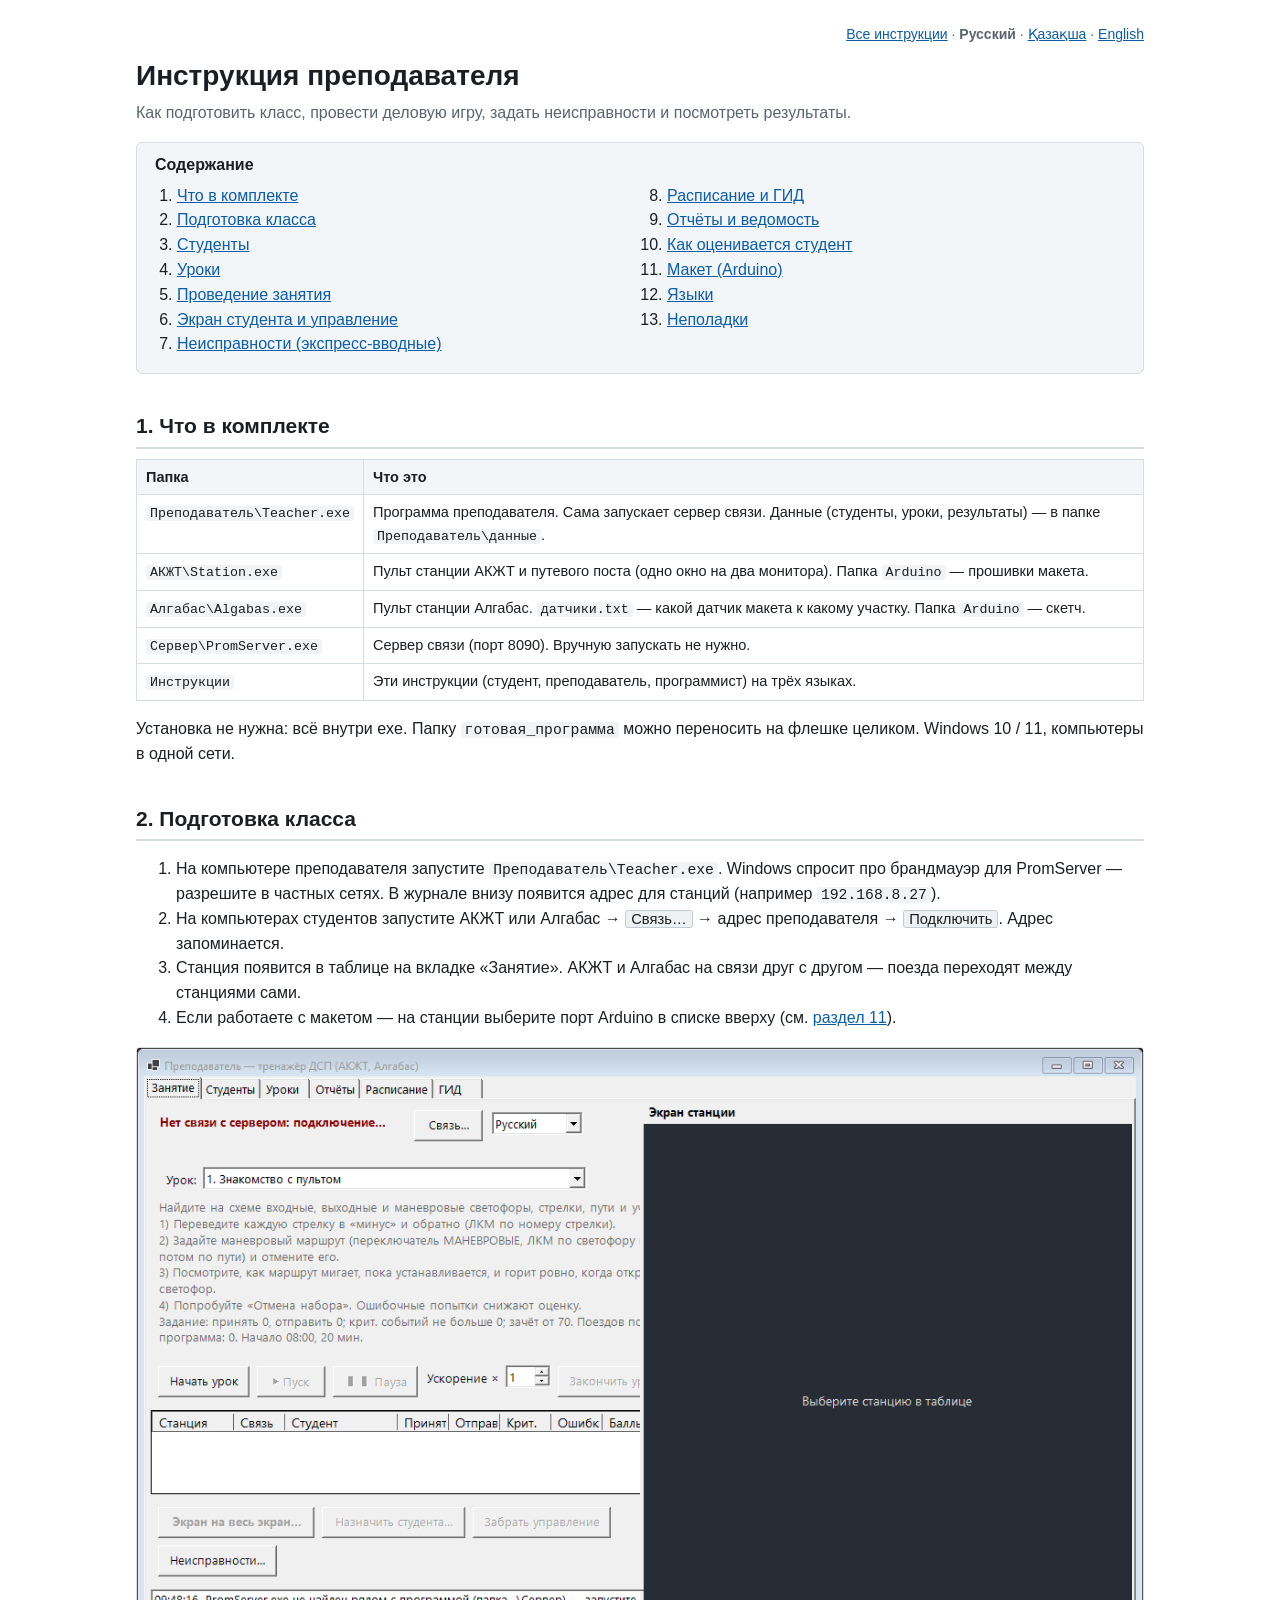
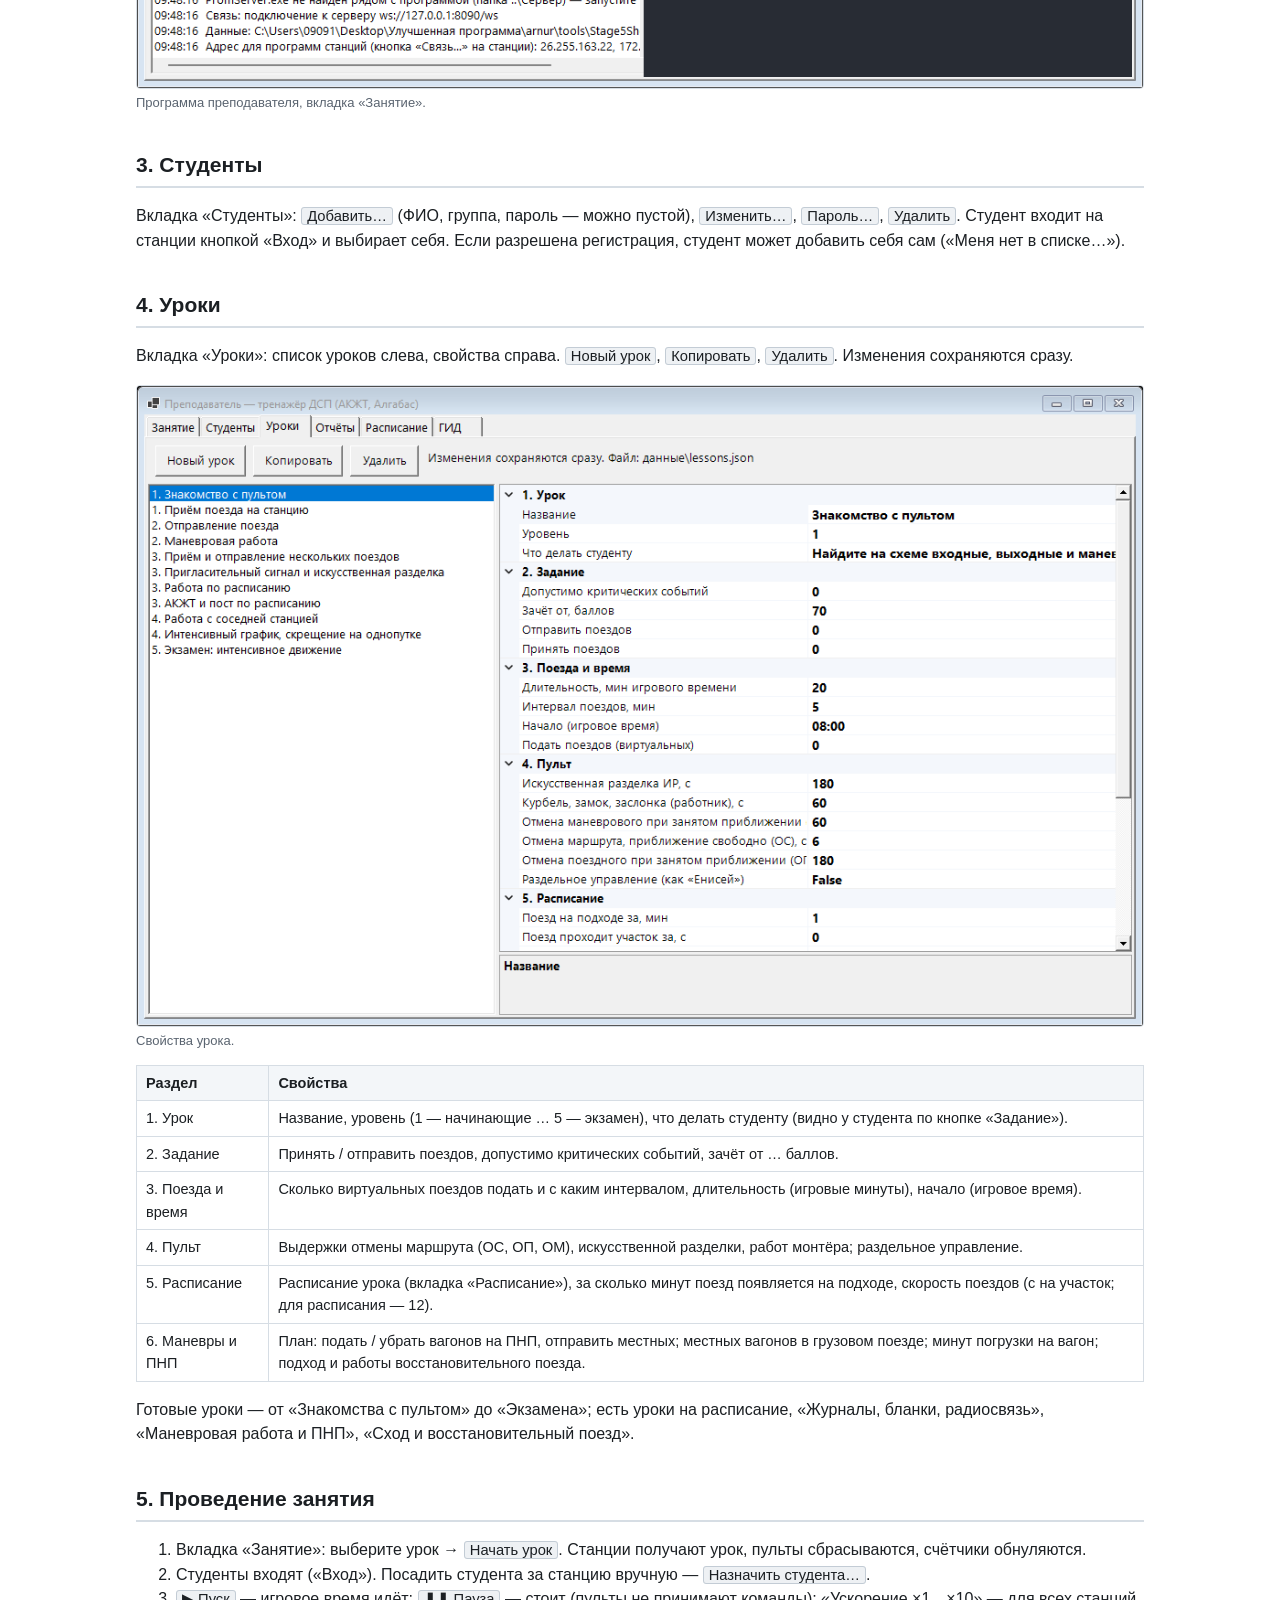
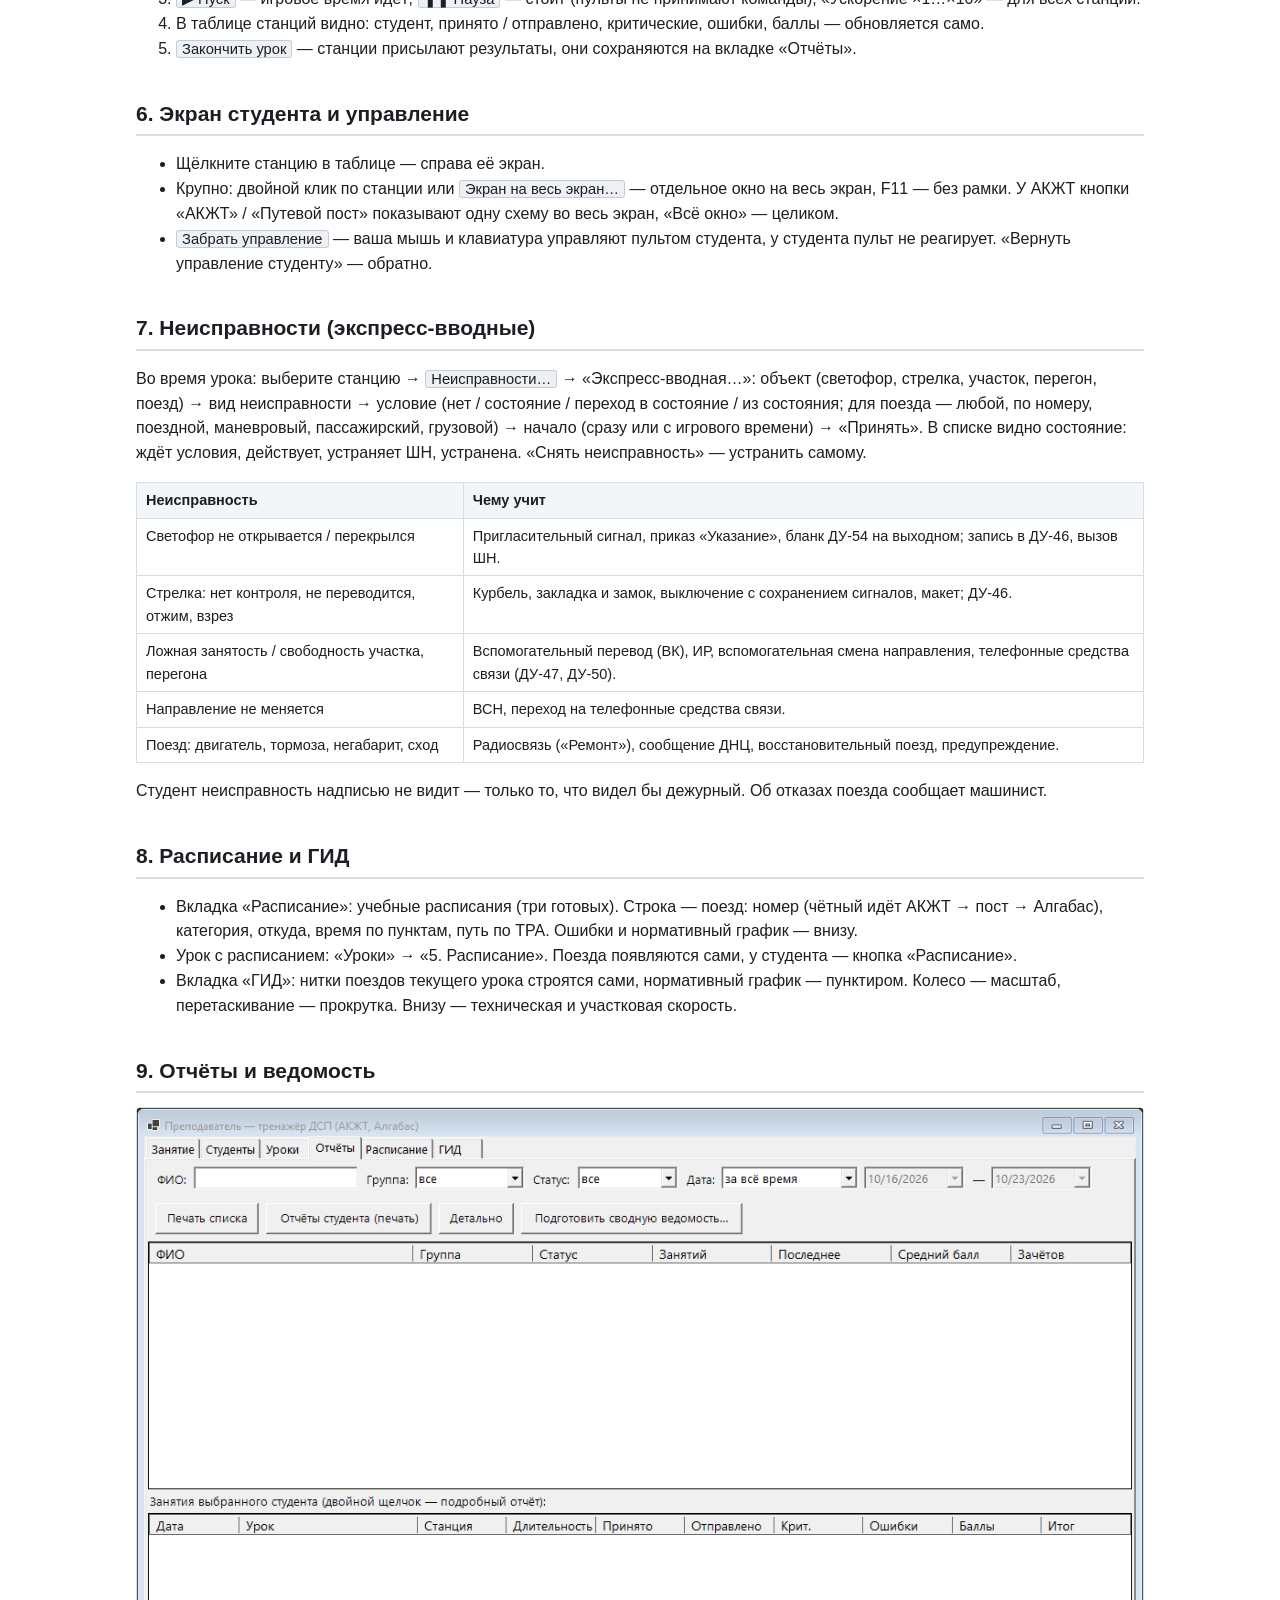
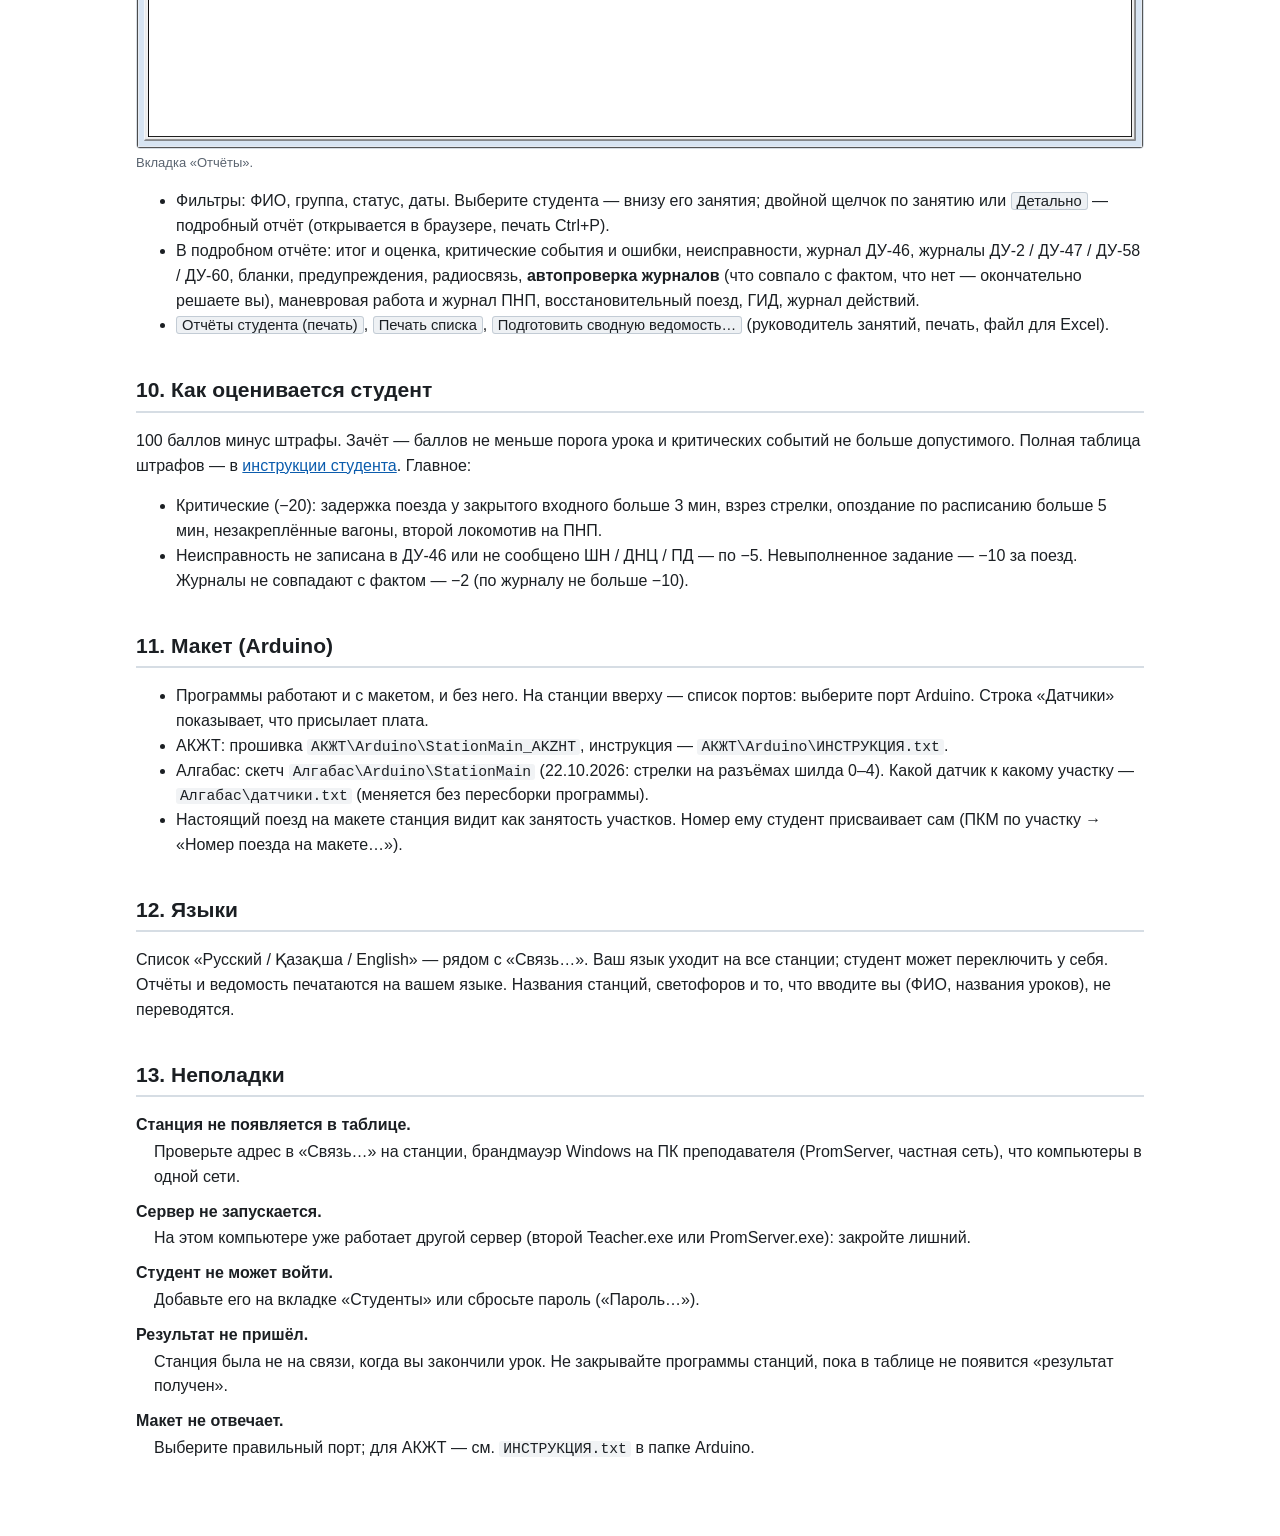
<file: Последняя программа/arnur/готовая_программа/Инструкции/teacher_ru.html>
<!doctype html>
<html lang="ru">
<head>
<meta charset="utf-8">
<meta name="viewport" content="width=device-width, initial-scale=1">
<title>Инструкция преподавателя — тренажёр ДСП</title>
<link rel="stylesheet" href="style.css">
</head>
<body>
<main>
<nav class="lang"><a href="index.html">Все инструкции</a> · <b>Русский</b> · <a href="teacher_kk.html">Қазақша</a> · <a href="teacher_en.html">English</a></nav>
<h1>Инструкция преподавателя</h1>
<p class="sub">Как подготовить класс, провести деловую игру, задать неисправности и посмотреть результаты.</p>

<nav class="toc"><b>Содержание</b>
<ol>
<li><a href="#kit">Что в комплекте</a></li>
<li><a href="#class">Подготовка класса</a></li>
<li><a href="#students">Студенты</a></li>
<li><a href="#lessons">Уроки</a></li>
<li><a href="#run">Проведение занятия</a></li>
<li><a href="#screen">Экран студента и управление</a></li>
<li><a href="#faults">Неисправности (экспресс-вводные)</a></li>
<li><a href="#schedule">Расписание и ГИД</a></li>
<li><a href="#reports">Отчёты и ведомость</a></li>
<li><a href="#score">Как оценивается студент</a></li>
<li><a href="#maket">Макет (Arduino)</a></li>
<li><a href="#lang">Языки</a></li>
<li><a href="#faq">Неполадки</a></li>
</ol></nav>

<h2 id="kit">1. Что в комплекте</h2>
<table>
<tr><th>Папка</th><th>Что это</th></tr>
<tr><td><code>Преподаватель\Teacher.exe</code></td><td>Программа преподавателя. Сама запускает сервер связи. Данные (студенты, уроки, результаты) — в папке <code>Преподаватель\данные</code>.</td></tr>
<tr><td><code>АКЖТ\Station.exe</code></td><td>Пульт станции АКЖТ и путевого поста (одно окно на два монитора). Папка <code>Arduino</code> — прошивки макета.</td></tr>
<tr><td><code>Алгабас\Algabas.exe</code></td><td>Пульт станции Алгабас. <code>датчики.txt</code> — какой датчик макета к какому участку. Папка <code>Arduino</code> — скетч.</td></tr>
<tr><td><code>Сервер\PromServer.exe</code></td><td>Сервер связи (порт 8090). Вручную запускать не нужно.</td></tr>
<tr><td><code>Инструкции</code></td><td>Эти инструкции (студент, преподаватель, программист) на трёх языках.</td></tr>
</table>
<p>Установка не нужна: всё внутри exe. Папку <code>готовая_программа</code> можно переносить на флешке целиком. Windows 10 / 11, компьютеры в одной сети.</p>

<h2 id="class">2. Подготовка класса</h2>
<ol>
<li>На компьютере преподавателя запустите <code>Преподаватель\Teacher.exe</code>. Windows спросит про брандмауэр для PromServer — разрешите в частных сетях. В журнале внизу появится адрес для станций (например <code>192.168.8.27</code>).</li>
<li>На компьютерах студентов запустите АКЖТ или Алгабас → <span class="btn">Связь…</span> → адрес преподавателя → <span class="btn">Подключить</span>. Адрес запоминается.</li>
<li>Станция появится в таблице на вкладке «Занятие». АКЖТ и Алгабас на связи друг с другом — поезда переходят между станциями сами.</li>
<li>Если работаете с макетом — на станции выберите порт Arduino в списке вверху (см. <a href="#maket">раздел 11</a>).</li>
</ol>
<figure><img src="img/teacher_ru_0.png" alt="Вкладка Занятие"><figcaption>Программа преподавателя, вкладка «Занятие».</figcaption></figure>

<h2 id="students">3. Студенты</h2>
<p>Вкладка «Студенты»: <span class="btn">Добавить…</span> (ФИО, группа, пароль — можно пустой), <span class="btn">Изменить…</span>, <span class="btn">Пароль…</span>, <span class="btn">Удалить</span>. Студент входит на станции кнопкой «Вход» и выбирает себя. Если разрешена регистрация, студент может добавить себя сам («Меня нет в списке…»).</p>

<h2 id="lessons">4. Уроки</h2>
<p>Вкладка «Уроки»: список уроков слева, свойства справа. <span class="btn">Новый урок</span>, <span class="btn">Копировать</span>, <span class="btn">Удалить</span>. Изменения сохраняются сразу.</p>
<figure><img src="img/teacher_ru_2.png" alt="Вкладка Уроки"><figcaption>Свойства урока.</figcaption></figure>
<table>
<tr><th>Раздел</th><th>Свойства</th></tr>
<tr><td>1. Урок</td><td>Название, уровень (1 — начинающие … 5 — экзамен), что делать студенту (видно у студента по кнопке «Задание»).</td></tr>
<tr><td>2. Задание</td><td>Принять / отправить поездов, допустимо критических событий, зачёт от … баллов.</td></tr>
<tr><td>3. Поезда и время</td><td>Сколько виртуальных поездов подать и с каким интервалом, длительность (игровые минуты), начало (игровое время).</td></tr>
<tr><td>4. Пульт</td><td>Выдержки отмены маршрута (ОС, ОП, ОМ), искусственной разделки, работ монтёра; раздельное управление.</td></tr>
<tr><td>5. Расписание</td><td>Расписание урока (вкладка «Расписание»), за сколько минут поезд появляется на подходе, скорость поездов (с на участок; для расписания — 12).</td></tr>
<tr><td>6. Маневры и ПНП</td><td>План: подать / убрать вагонов на ПНП, отправить местных; местных вагонов в грузовом поезде; минут погрузки на вагон; подход и работы восстановительного поезда.</td></tr>
</table>
<p>Готовые уроки — от «Знакомства с пультом» до «Экзамена»; есть уроки на расписание, «Журналы, бланки, радиосвязь», «Маневровая работа и ПНП», «Сход и восстановительный поезд».</p>

<h2 id="run">5. Проведение занятия</h2>
<ol>
<li>Вкладка «Занятие»: выберите урок → <span class="btn">Начать урок</span>. Станции получают урок, пульты сбрасываются, счётчики обнуляются.</li>
<li>Студенты входят («Вход»). Посадить студента за станцию вручную — <span class="btn">Назначить студента…</span>.</li>
<li><span class="btn">▶ Пуск</span> — игровое время идёт; <span class="btn">❚❚ Пауза</span> — стоит (пульты не принимают команды); «Ускорение ×1…×10» — для всех станций.</li>
<li>В таблице станций видно: студент, принято / отправлено, критические, ошибки, баллы — обновляется само.</li>
<li><span class="btn">Закончить урок</span> — станции присылают результаты, они сохраняются на вкладке «Отчёты».</li>
</ol>

<h2 id="screen">6. Экран студента и управление</h2>
<ul>
<li>Щёлкните станцию в таблице — справа её экран.</li>
<li>Крупно: двойной клик по станции или <span class="btn">Экран на весь экран…</span> — отдельное окно на весь экран, F11 — без рамки. У АКЖТ кнопки «АКЖТ» / «Путевой пост» показывают одну схему во весь экран, «Всё окно» — целиком.</li>
<li><span class="btn">Забрать управление</span> — ваша мышь и клавиатура управляют пультом студента, у студента пульт не реагирует. «Вернуть управление студенту» — обратно.</li>
</ul>

<h2 id="faults">7. Неисправности (экспресс-вводные)</h2>
<p>Во время урока: выберите станцию → <span class="btn">Неисправности…</span> → «Экспресс-вводная…»: объект (светофор, стрелка, участок, перегон, поезд) → вид неисправности → условие (нет / состояние / переход в состояние / из состояния; для поезда — любой, по номеру, поездной, маневровый, пассажирский, грузовой) → начало (сразу или с игрового времени) → «Принять». В списке видно состояние: ждёт условия, действует, устраняет ШН, устранена. «Снять неисправность» — устранить самому.</p>
<table>
<tr><th>Неисправность</th><th>Чему учит</th></tr>
<tr><td>Светофор не открывается / перекрылся</td><td>Пригласительный сигнал, приказ «Указание», бланк ДУ-54 на выходном; запись в ДУ-46, вызов ШН.</td></tr>
<tr><td>Стрелка: нет контроля, не переводится, отжим, взрез</td><td>Курбель, закладка и замок, выключение с сохранением сигналов, макет; ДУ-46.</td></tr>
<tr><td>Ложная занятость / свободность участка, перегона</td><td>Вспомогательный перевод (ВК), ИР, вспомогательная смена направления, телефонные средства связи (ДУ-47, ДУ-50).</td></tr>
<tr><td>Направление не меняется</td><td>ВСН, переход на телефонные средства связи.</td></tr>
<tr><td>Поезд: двигатель, тормоза, негабарит, сход</td><td>Радиосвязь («Ремонт»), сообщение ДНЦ, восстановительный поезд, предупреждение.</td></tr>
</table>
<p>Студент неисправность надписью не видит — только то, что видел бы дежурный. Об отказах поезда сообщает машинист.</p>

<h2 id="schedule">8. Расписание и ГИД</h2>
<ul>
<li>Вкладка «Расписание»: учебные расписания (три готовых). Строка — поезд: номер (чётный идёт АКЖТ → пост → Алгабас), категория, откуда, время по пунктам, путь по ТРА. Ошибки и нормативный график — внизу.</li>
<li>Урок с расписанием: «Уроки» → «5. Расписание». Поезда появляются сами, у студента — кнопка «Расписание».</li>
<li>Вкладка «ГИД»: нитки поездов текущего урока строятся сами, нормативный график — пунктиром. Колесо — масштаб, перетаскивание — прокрутка. Внизу — техническая и участковая скорость.</li>
</ul>

<h2 id="reports">9. Отчёты и ведомость</h2>
<figure><img src="img/teacher_ru_3.png" alt="Вкладка Отчёты"><figcaption>Вкладка «Отчёты».</figcaption></figure>
<ul>
<li>Фильтры: ФИО, группа, статус, даты. Выберите студента — внизу его занятия; двойной щелчок по занятию или <span class="btn">Детально</span> — подробный отчёт (открывается в браузере, печать Ctrl+P).</li>
<li>В подробном отчёте: итог и оценка, критические события и ошибки, неисправности, журнал ДУ-46, журналы ДУ-2 / ДУ-47 / ДУ-58 / ДУ-60, бланки, предупреждения, радиосвязь, <b>автопроверка журналов</b> (что совпало с фактом, что нет — окончательно решаете вы), маневровая работа и журнал ПНП, восстановительный поезд, ГИД, журнал действий.</li>
<li><span class="btn">Отчёты студента (печать)</span>, <span class="btn">Печать списка</span>, <span class="btn">Подготовить сводную ведомость…</span> (руководитель занятий, печать, файл для Excel).</li>
</ul>

<h2 id="score">10. Как оценивается студент</h2>
<p>100 баллов минус штрафы. Зачёт — баллов не меньше порога урока и критических событий не больше допустимого. Полная таблица штрафов — в <a href="student_ru.html#score">инструкции студента</a>. Главное:</p>
<ul>
<li>Критические (−20): задержка поезда у закрытого входного больше 3 мин, взрез стрелки, опоздание по расписанию больше 5 мин, незакреплённые вагоны, второй локомотив на ПНП.</li>
<li>Неисправность не записана в ДУ-46 или не сообщено ШН / ДНЦ / ПД — по −5. Невыполненное задание — −10 за поезд. Журналы не совпадают с фактом — −2 (по журналу не больше −10).</li>
</ul>

<h2 id="maket">11. Макет (Arduino)</h2>
<ul>
<li>Программы работают и с макетом, и без него. На станции вверху — список портов: выберите порт Arduino. Строка «Датчики» показывает, что присылает плата.</li>
<li>АКЖТ: прошивка <code>АКЖТ\Arduino\StationMain_AKZHT</code>, инструкция — <code>АКЖТ\Arduino\ИНСТРУКЦИЯ.txt</code>.</li>
<li>Алгабас: скетч <code>Алгабас\Arduino\StationMain</code> (22.10.2026: стрелки на разъёмах шилда 0–4). Какой датчик к какому участку — <code>Алгабас\датчики.txt</code> (меняется без пересборки программы).</li>
<li>Настоящий поезд на макете станция видит как занятость участков. Номер ему студент присваивает сам (ПКМ по участку → «Номер поезда на макете…»).</li>
</ul>

<h2 id="lang">12. Языки</h2>
<p>Список «Русский / Қазақша / English» — рядом с «Связь…». Ваш язык уходит на все станции; студент может переключить у себя. Отчёты и ведомость печатаются на вашем языке. Названия станций, светофоров и то, что вводите вы (ФИО, названия уроков), не переводятся.</p>

<h2 id="faq">13. Неполадки</h2>
<dl>
<dt>Станция не появляется в таблице.</dt><dd>Проверьте адрес в «Связь…» на станции, брандмауэр Windows на ПК преподавателя (PromServer, частная сеть), что компьютеры в одной сети.</dd>
<dt>Сервер не запускается.</dt><dd>На этом компьютере уже работает другой сервер (второй Teacher.exe или PromServer.exe): закройте лишний.</dd>
<dt>Студент не может войти.</dt><dd>Добавьте его на вкладке «Студенты» или сбросьте пароль («Пароль…»).</dd>
<dt>Результат не пришёл.</dt><dd>Станция была не на связи, когда вы закончили урок. Не закрывайте программы станций, пока в таблице не появится «результат получен».</dd>
<dt>Макет не отвечает.</dt><dd>Выберите правильный порт; для АКЖТ — см. <code>ИНСТРУКЦИЯ.txt</code> в папке Arduino.</dd>
</dl>
</main>
</body>
</html>
</file>
<file: Последняя программа/arnur/готовая_программа/Инструкции/style.css>
/* Общий стиль инструкций тренажёра ДСП (23.10.2026) */
:root { --fg: #1b1f23; --muted: #5a6470; --accent: #0b5cad; --bg: #ffffff; --box: #f3f6f9; --border: #d6dde4; --note: #fff8e1; --noteb: #e0a800; --crit: #b00020; }
* { box-sizing: border-box; }
body { margin: 0; font-family: "Segoe UI", Arial, sans-serif; color: var(--fg); background: var(--bg); line-height: 1.55; font-size: 16px; }
main { max-width: 1040px; margin: 0 auto; padding: 24px 16px 64px; }
a { color: var(--accent); }
h1 { font-size: 28px; margin: 8px 0 4px; }
.sub { color: var(--muted); margin: 0 0 16px; }
h2 { font-size: 21px; margin: 36px 0 10px; padding-bottom: 4px; border-bottom: 2px solid var(--border); }
h3 { font-size: 17px; margin: 22px 0 6px; }
nav.lang { text-align: right; font-size: 14px; color: var(--muted); }
nav.toc { background: var(--box); border: 1px solid var(--border); border-radius: 6px; padding: 10px 18px; margin: 12px 0 8px; }
nav.toc ol { margin: 6px 0; padding-left: 22px; columns: 2; column-gap: 32px; }
figure { margin: 14px 0; }
figure img { max-width: 100%; height: auto; border: 1px solid var(--border); border-radius: 4px; display: block; }
figure.small img { max-width: 520px; }
figcaption { color: var(--muted); font-size: 13px; margin-top: 4px; }
table { border-collapse: collapse; width: 100%; font-size: 14.5px; margin: 10px 0; }
th, td { border: 1px solid var(--border); padding: 6px 9px; text-align: left; vertical-align: top; }
th { background: var(--box); }
td.crit { color: var(--crit); font-weight: 600; }
.note { background: var(--note); border-left: 4px solid var(--noteb); padding: 9px 13px; margin: 12px 0; border-radius: 0 4px 4px 0; }
.btn { background: #eef1f4; border: 1px solid #c3ccd5; border-radius: 3px; padding: 0 5px; font-size: 92%; white-space: nowrap; }
code { background: #f1f3f5; padding: 0 4px; border-radius: 3px; font-size: 92%; }
pre { background: #f6f8fa; border: 1px solid var(--border); padding: 10px 12px; overflow-x: auto; font-size: 13.5px; border-radius: 4px; }
dt { font-weight: 600; margin-top: 10px; }
dd { margin: 2px 0 0 18px; }
.cards { display: grid; grid-template-columns: repeat(auto-fit, minmax(260px, 1fr)); gap: 14px; margin: 18px 0; }
.card { border: 1px solid var(--border); border-radius: 8px; padding: 14px 16px; background: var(--box); }
.card h3 { margin-top: 0; }
@media (max-width: 640px) { nav.toc ol { columns: 1; } figure.small img { max-width: 100%; } table { font-size: 13px; } }
@media print { nav.lang { display: none; } main { max-width: none; } h2 { page-break-after: avoid; } figure { page-break-inside: avoid; } }
</file>
<file: Последняя программа/arnur/Исходники/Редактор станций/style.css>
/* Редактор станций — оформление. Светлая рамка вокруг схемы, сама схема — в цветах программ станций. */
:root {
    --bg: #eef1f0;
    --panel: #ffffff;
    --line: #d3dbd8;
    --text: #1f2d29;
    --muted: #64746f;
    --accent: #1f7a68;
    --accent-soft: #dcefe9;
    --warn: #b7791f;
    --err: #c0392b;
    --info: #2b6cb0;
}

* { box-sizing: border-box; }

html, body {
    margin: 0;
    height: 100%;
    background: var(--bg);
    color: var(--text);
    font: 13px/1.35 "Segoe UI", Arial, sans-serif;
    overflow: hidden;
}

body { display: flex; flex-direction: column; }

button, select, input { font: inherit; color: inherit; }

button {
    background: #fff;
    border: 1px solid var(--line);
    border-radius: 6px;
    padding: 4px 10px;
    cursor: pointer;
}
button:hover { border-color: var(--accent); }
button:disabled { opacity: .45; cursor: default; }
button.on { background: var(--accent); border-color: var(--accent); color: #fff; }
button.round { border-radius: 50%; width: 28px; height: 28px; padding: 0; font-weight: 600; }
button.danger { color: var(--err); }

select, input[type=text], input[type=number], input:not([type]) {
    border: 1px solid var(--line);
    border-radius: 6px;
    padding: 3px 6px;
    background: #fff;
    min-width: 0;
}

/* ---------- верхняя полоса ---------- */
#top {
    display: flex;
    align-items: center;
    gap: 10px;
    padding: 6px 10px;
    background: var(--panel);
    border-bottom: 1px solid var(--line);
    flex-wrap: wrap;
}
.brand { font-weight: 700; font-size: 15px; white-space: nowrap; }
.brand .ver { font-weight: 400; color: var(--muted); font-size: 12px; margin-left: 4px; }
#top .name { width: 190px; font-weight: 600; }
.group { display: flex; gap: 4px; align-items: center; }
.group.seg button { border-radius: 0; }
.group.seg button:first-child { border-radius: 6px 0 0 6px; }
.group.seg button:last-child { border-radius: 0 6px 6px 0; }
.group.checks { gap: 10px; color: var(--muted); }
.group.checks label { display: flex; gap: 4px; align-items: center; cursor: pointer; white-space: nowrap; }
.spacer { flex: 1; }

/* ---------- три колонки ---------- */
main { flex: 1; display: flex; min-height: 0; }

#left, #right {
    background: var(--panel);
    overflow-y: auto;
    flex: none;
}
#left { width: 214px; border-right: 1px solid var(--line); padding: 8px; }
#right { width: 330px; border-left: 1px solid var(--line); display: flex; flex-direction: column; }

#stage { flex: 1; position: relative; min-width: 0; }
#cv { position: absolute; inset: 0; width: 100%; height: 100%; display: block; touch-action: none; }

/* ---------- палитра ---------- */
.pal-title { font-size: 11px; text-transform: uppercase; letter-spacing: .04em; color: var(--muted); margin: 8px 2px 4px; }
.pal-grid { display: grid; grid-template-columns: repeat(3, 1fr); gap: 5px; }
.pal-item {
    display: flex;
    flex-direction: column;
    align-items: center;
    gap: 2px;
    padding: 4px 2px 3px;
    border: 1px solid var(--line);
    border-radius: 7px;
    background: #fff;
    cursor: pointer;
    font-size: 11px;
    position: relative;
}
.pal-item:hover { border-color: var(--accent); }
.pal-item.on { border-color: var(--accent); background: var(--accent-soft); box-shadow: inset 0 0 0 1px var(--accent); }
.pal-item canvas { width: 44px; height: 44px; border-radius: 4px; display: block; }
.pal-item .ico { width: 44px; height: 44px; display: flex; align-items: center; justify-content: center; font-size: 22px; }
.pal-item .k { position: absolute; top: 2px; right: 4px; font-size: 10px; color: var(--muted); }

.opts { margin-top: 10px; border-top: 1px solid var(--line); padding-top: 8px; }
.opts .row, .props .row { display: flex; align-items: center; gap: 6px; margin: 6px 0; }
.opts .row > label:first-child, .props .row > label:first-child { width: 86px; flex: none; color: var(--muted); }
.opts .row select, .opts .row input { flex: 1; }
.hint { color: var(--muted); font-size: 12px; margin: 6px 0; }
.variants { display: flex; flex-wrap: wrap; gap: 4px; }
.variants canvas { width: 38px; height: 38px; border: 1px solid var(--line); border-radius: 5px; cursor: pointer; }
.variants canvas.on { border-color: var(--accent); box-shadow: 0 0 0 2px var(--accent-soft); }
.dirbtns { display: flex; gap: 4px; flex: 1; }
.dirbtns button { flex: 1; }

/* ---------- вкладки справа ---------- */
#tabs { display: flex; border-bottom: 1px solid var(--line); flex: none; }
#tabs button {
    flex: 1;
    border: 0;
    border-radius: 0;
    border-bottom: 2px solid transparent;
    padding: 8px 4px;
    background: none;
    color: var(--muted);
}
#tabs button.on { color: var(--accent); border-bottom-color: var(--accent); font-weight: 600; }
#tabs .badge { display: inline-block; min-width: 16px; padding: 0 4px; border-radius: 8px; background: var(--err); color: #fff; font-size: 10px; margin-left: 3px; }
#tabBody { padding: 10px; overflow-y: auto; flex: 1; }
#tabBody h3 { margin: 2px 0 8px; font-size: 14px; }
#tabBody h4 { margin: 14px 0 6px; font-size: 12px; color: var(--muted); text-transform: uppercase; letter-spacing: .04em; }

.props .row input, .props .row select { flex: 1; }
.sig-row { display: grid; grid-template-columns: 1fr 1.4fr 52px 26px; gap: 4px; margin: 4px 0; }
.sig-row button { padding: 2px 0; }

.list { display: flex; flex-direction: column; gap: 2px; }
.list .it {
    display: flex;
    align-items: center;
    gap: 6px;
    padding: 4px 6px;
    border-radius: 6px;
    cursor: pointer;
}
.list .it:hover { background: #f1f5f4; }
.list .it.on { background: var(--accent-soft); }
.list .it .grow { flex: 1; min-width: 0; overflow: hidden; text-overflow: ellipsis; white-space: nowrap; }
.list .it .sub { color: var(--muted); font-size: 11px; white-space: nowrap; }
.list .it.set { background: #fff7c2; }

.sec-row { display: grid; grid-template-columns: 22px 1fr 112px 28px 22px 22px; gap: 4px; align-items: center; padding: 3px 2px; border-radius: 6px; }
.sec-row:hover { background: #f1f5f4; }
.sec-row.on { background: var(--accent-soft); }
.sec-row input[type=color] { width: 20px; height: 20px; padding: 0; border: 0; background: none; cursor: pointer; }
.sec-row .nm { font-weight: 600; cursor: pointer; overflow: hidden; text-overflow: ellipsis; white-space: nowrap; }
.sec-row .cnt { color: var(--muted); font-size: 11px; text-align: right; }
.sec-row button { padding: 0; height: 22px; border: 0; background: none; color: var(--muted); }
.sec-row button:hover { color: var(--text); }
.sec-row select { font-size: 11px; padding: 1px 2px; }

.prob { display: flex; gap: 6px; padding: 5px 6px; border-radius: 6px; cursor: pointer; }
.prob:hover { background: #f1f5f4; }
.prob .lv { flex: none; width: 16px; text-align: center; font-weight: 700; }
.prob.err .lv { color: var(--err); }
.prob.warn .lv { color: var(--warn); }
.prob.info .lv { color: var(--info); }

.seg-small { display: flex; margin-bottom: 8px; }
.seg-small button { flex: 1; border-radius: 0; padding: 3px 4px; font-size: 12px; }
.seg-small button:first-child { border-radius: 6px 0 0 6px; }
.seg-small button:last-child { border-radius: 0 6px 6px 0; }

/* ---------- над схемой ---------- */
#zoomBox {
    position: absolute;
    right: 10px;
    bottom: 10px;
    display: flex;
    gap: 4px;
    align-items: center;
    background: rgba(255, 255, 255, .92);
    border: 1px solid var(--line);
    border-radius: 8px;
    padding: 4px;
}
#zoomBox span { min-width: 44px; text-align: center; color: var(--muted); }
#zoomBox button { padding: 2px 8px; }

#testBanner {
    position: absolute;
    left: 10px;
    top: 10px;
    right: 10px;
    background: rgba(255, 251, 214, .95);
    border: 1px solid #e8d77a;
    border-radius: 8px;
    padding: 6px 10px;
    pointer-events: none;
}

/* ---------- строка состояния ---------- */
#status {
    display: flex;
    gap: 16px;
    padding: 4px 10px;
    background: var(--panel);
    border-top: 1px solid var(--line);
    color: var(--muted);
    white-space: nowrap;
    overflow: hidden;
}
#sCell { min-width: 150px; }
#sHint { flex: 1; overflow: hidden; text-overflow: ellipsis; }
#sMsg { font-weight: 600; color: var(--accent); transition: opacity .4s; }
#sMsg.bad { color: var(--err); }

/* ---------- окно ---------- */
#modal {
    position: fixed;
    inset: 0;
    background: rgba(20, 30, 27, .45);
    display: flex;
    align-items: center;
    justify-content: center;
    z-index: 10;
}
#modal[hidden] { display: none; }
#modal .box {
    background: #fff;
    border-radius: 10px;
    width: min(980px, 94vw);
    max-height: 90vh;
    display: flex;
    flex-direction: column;
    box-shadow: 0 12px 40px rgba(0, 0, 0, .25);
}
#modal .head { display: flex; justify-content: space-between; align-items: center; padding: 10px 14px; border-bottom: 1px solid var(--line); font-size: 15px; }
#mBody { padding: 12px 14px; overflow: auto; }
#mBody textarea {
    width: 100%;
    height: 60vh;
    font: 12px/1.4 Consolas, "Courier New", monospace;
    border: 1px solid var(--line);
    border-radius: 6px;
    padding: 8px;
    white-space: pre;
    resize: vertical;
}
#mBody .btns { display: flex; gap: 6px; margin-top: 8px; }
#mBody table { border-collapse: collapse; width: 100%; }
#mBody td { padding: 3px 8px; border-bottom: 1px solid #eef1f0; vertical-align: top; }
#mBody td:first-child { white-space: nowrap; font-weight: 600; width: 1%; }
#mBody kbd { border: 1px solid var(--line); border-bottom-width: 2px; border-radius: 4px; padding: 0 4px; font: 12px Consolas, monospace; background: #f7f9f8; }
</file>
